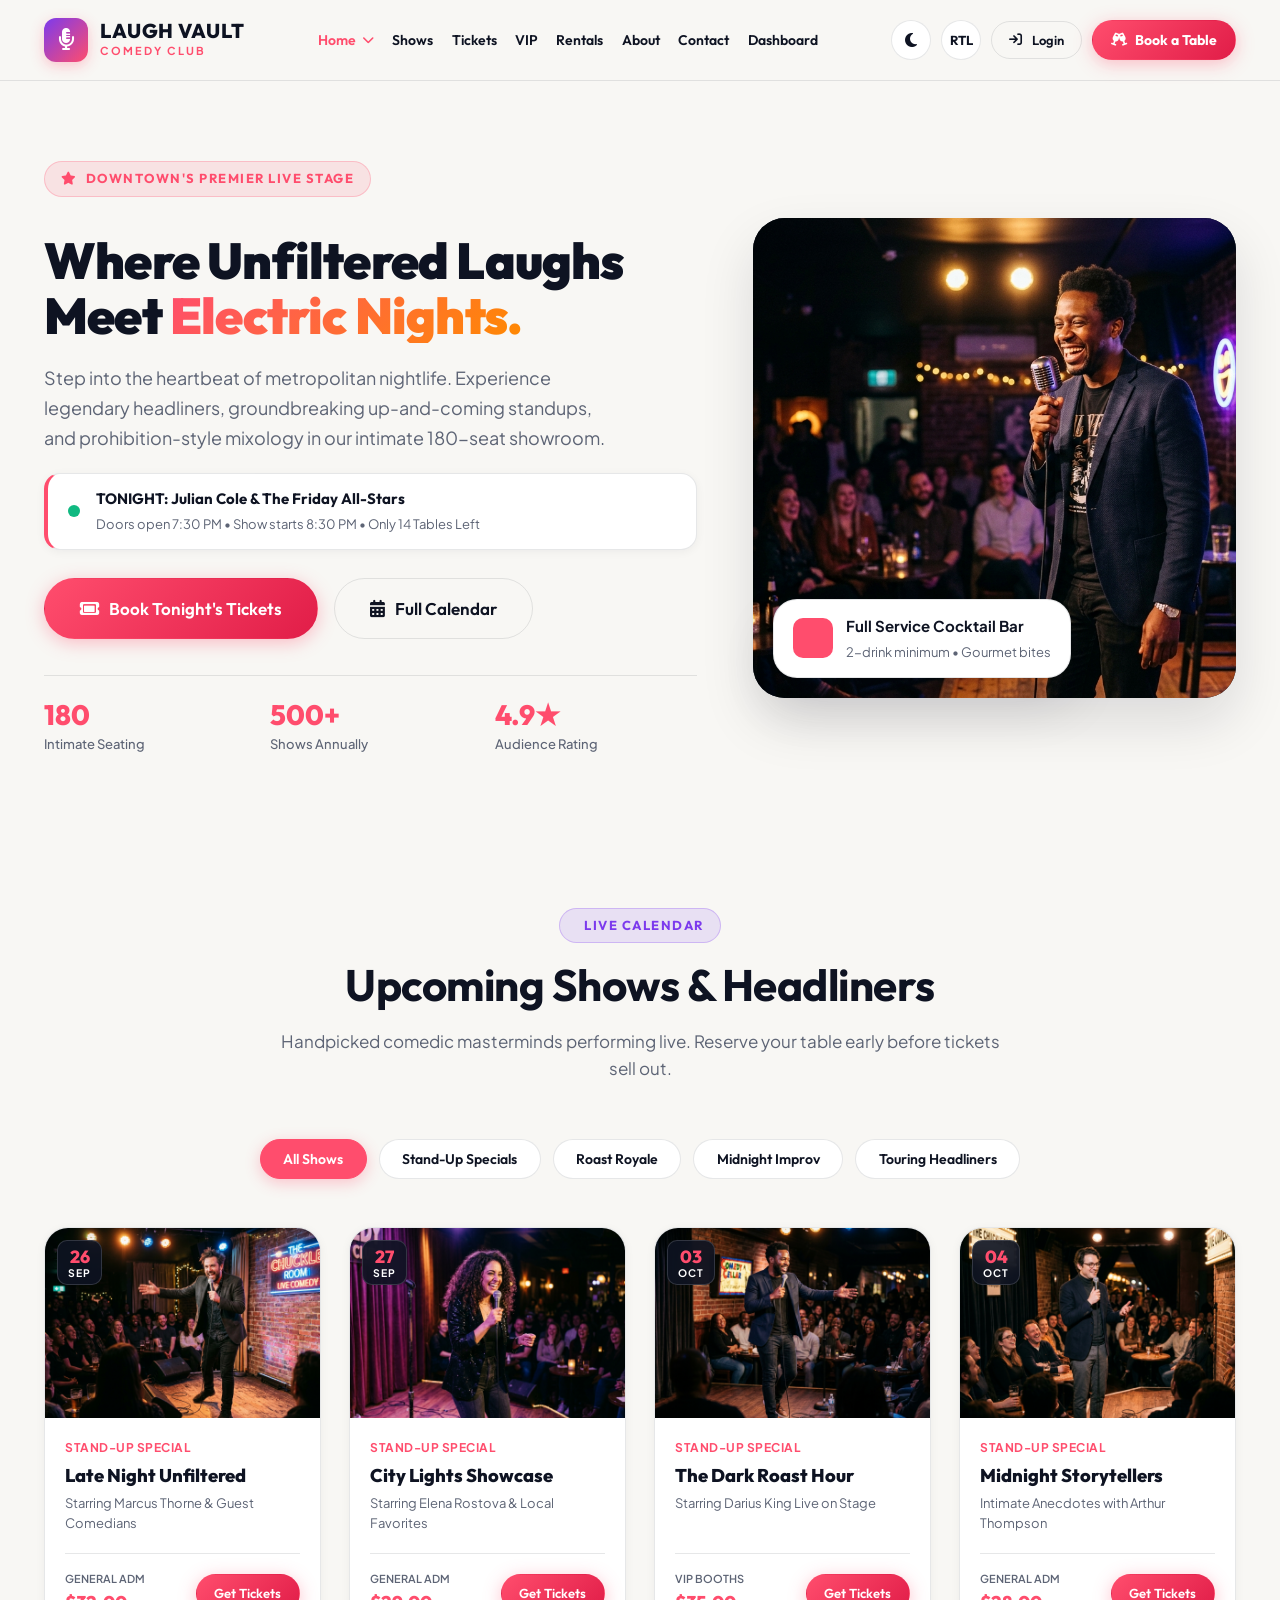
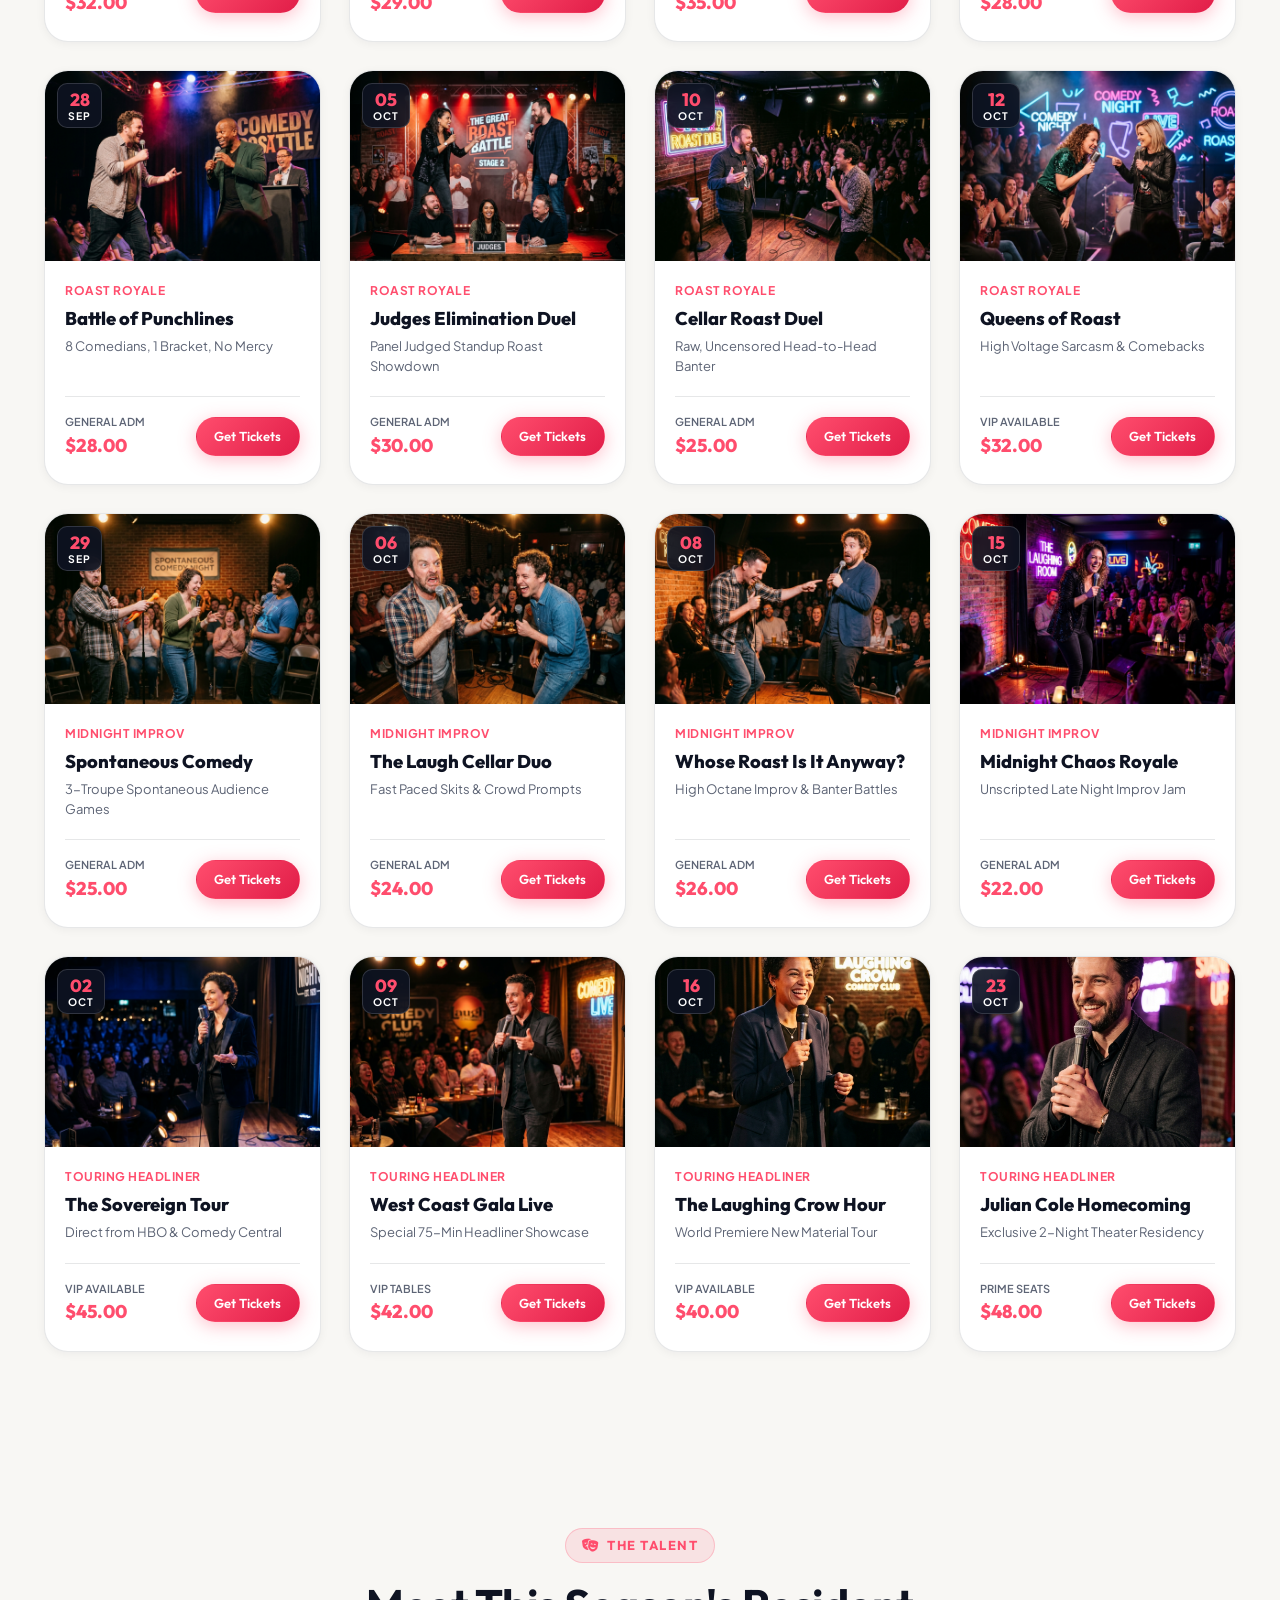
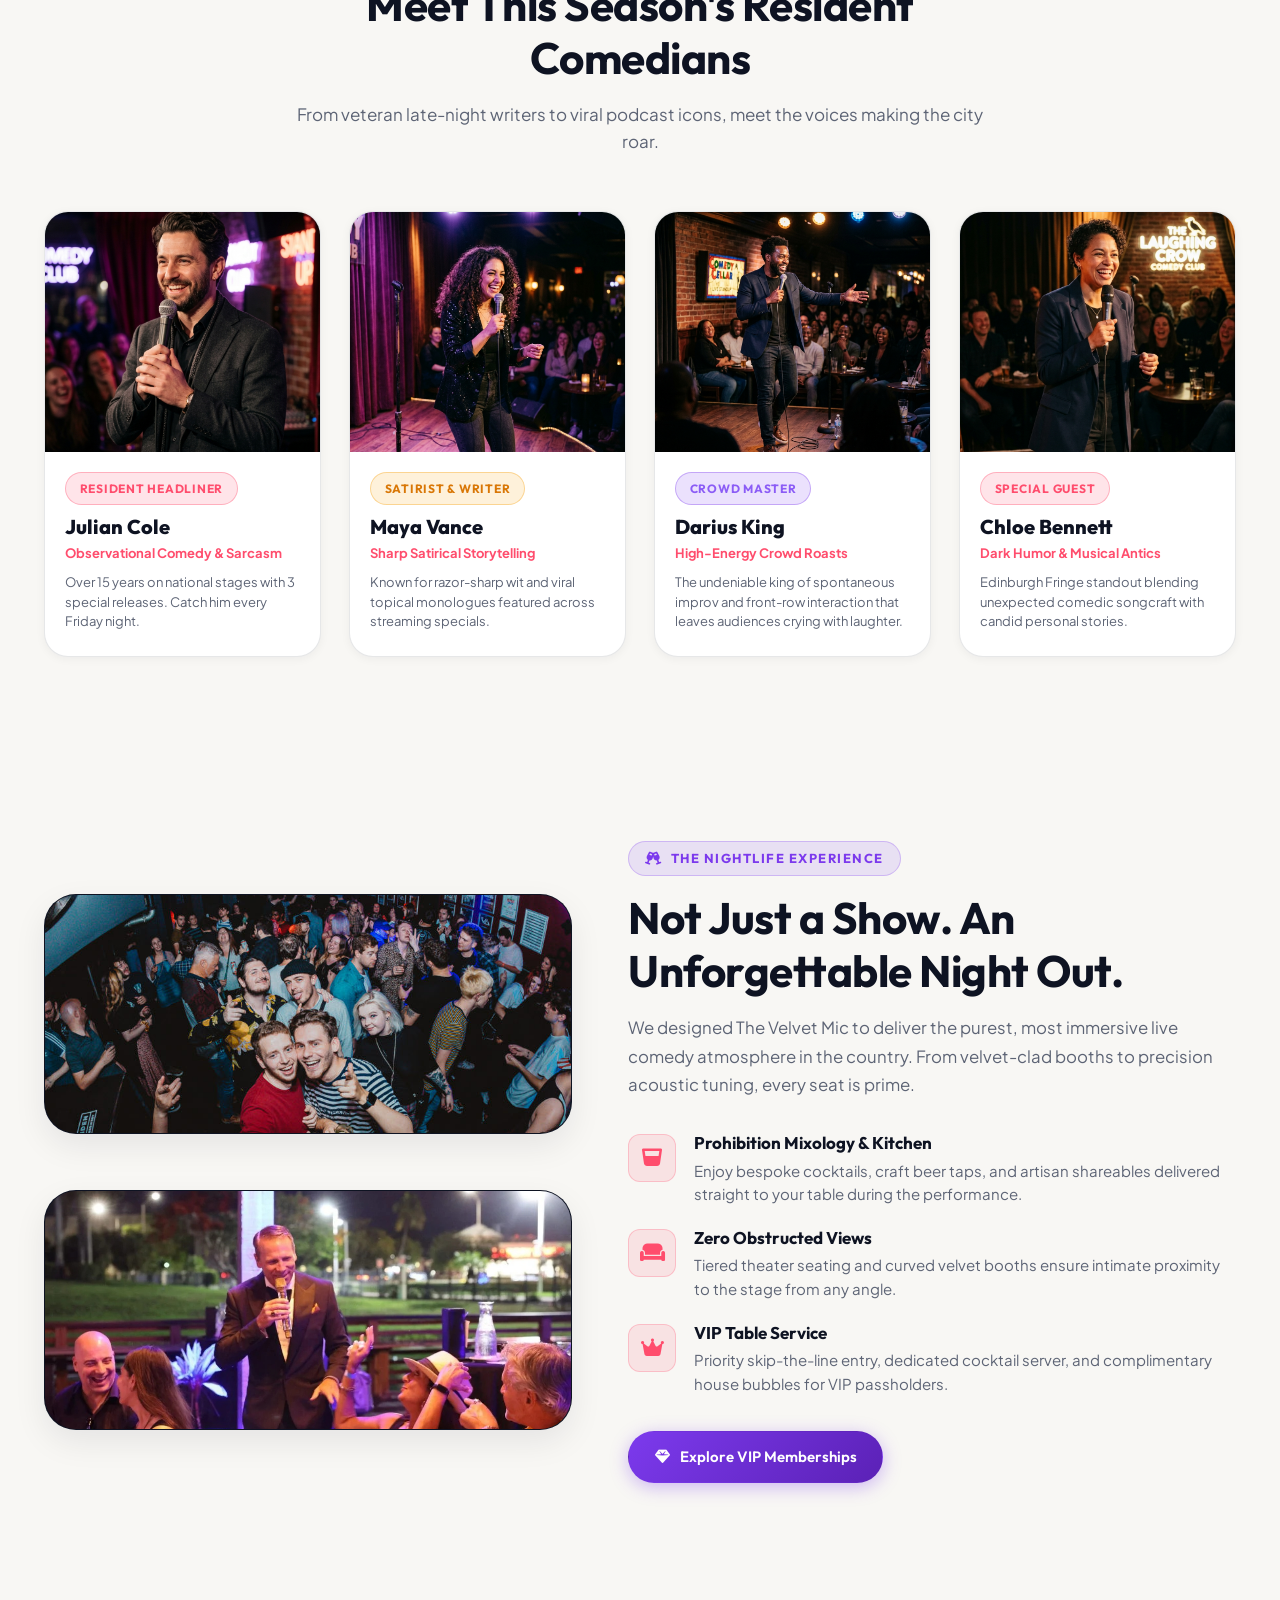
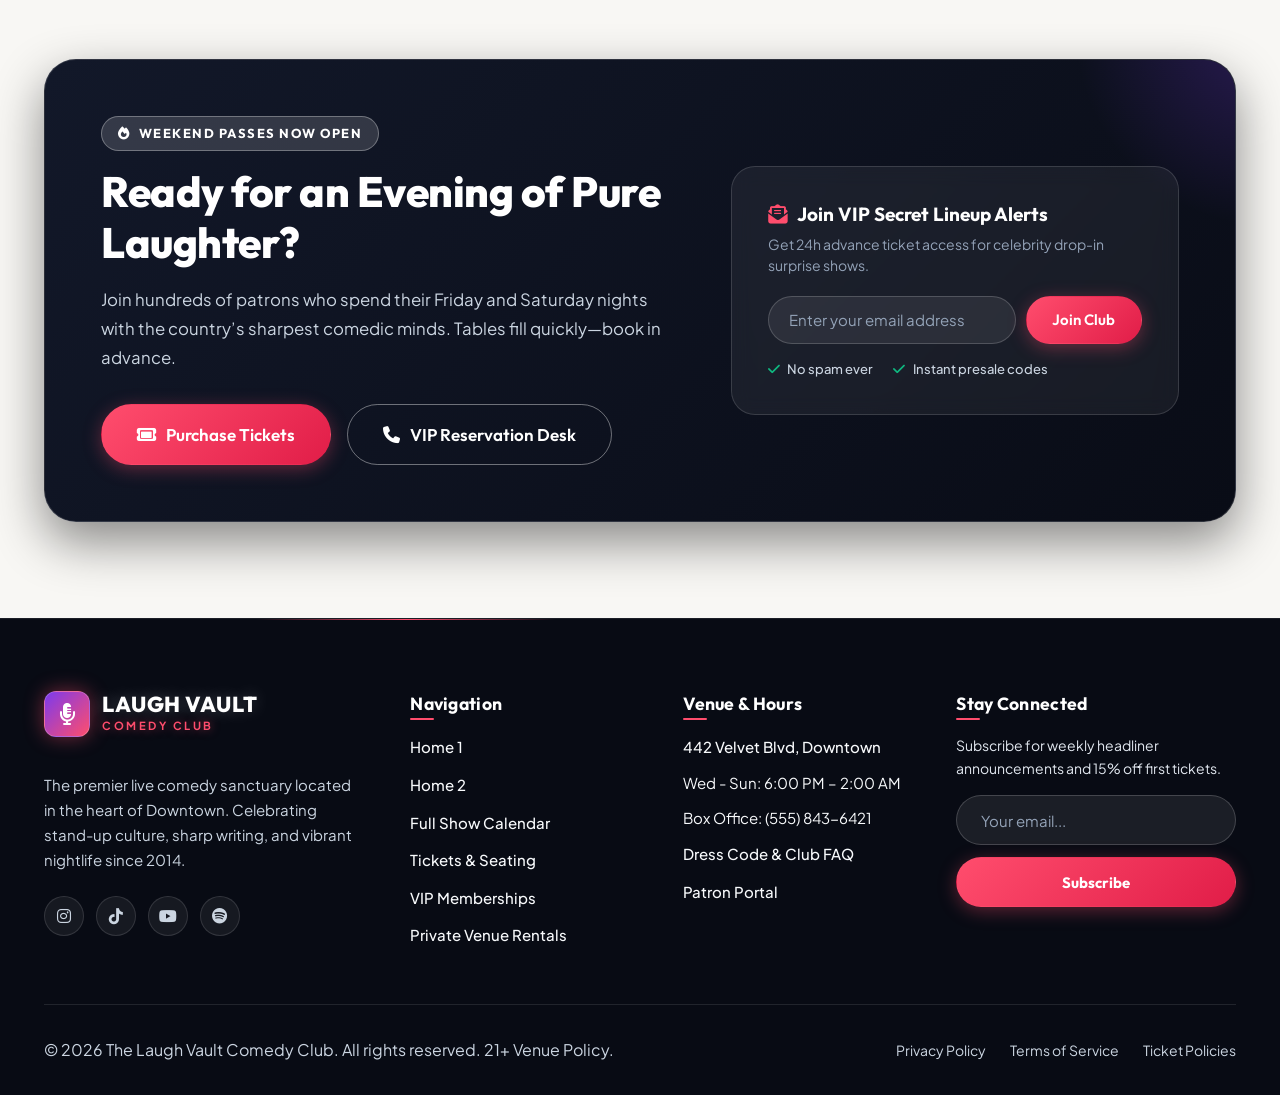
<file: index.html>
<!DOCTYPE html>
<html lang="en" data-theme="light" dir="ltr">
<head>
  <meta charset="UTF-8">
  <meta name="viewport" content="width=device-width, initial-scale=1.0">
  <title>The Laugh Vault — Premier Comedy Club &amp; Live Entertainment Lounge</title>
  <meta name="description" content="Experience world-class stand-up comedy, headliner showcases, craft cocktails, and unforgettable nightlife at The Laugh Vault.">
  
  <!-- Favicon -->
  <link rel="icon" type="image/svg+xml" href="assets/images/favicon.svg">
  
  <!-- Font Awesome Icons -->
  <link rel="stylesheet" href="https://cdnjs.cloudflare.com/ajax/libs/font-awesome/6.5.1/css/all.min.css">
  
  <!-- Custom Stylesheets -->
  <link rel="stylesheet" href="assets/css/style.css?v=2.9">
  <link rel="stylesheet" href="assets/css/responsive.css?v=2.9">
</head>
  <!-- Page Loader -->
  <div class="page-loader" id="pageLoader">
    <div class="loader-content">
      <div class="loader-icon-wrap">
        <div class="loader-mic-icon">
          <i class="fas fa-microphone-lines"></i>
        </div>
        <div class="loader-pulse-ring"></div>
        <div class="loader-pulse-ring delay"></div>
      </div>
      <div class="loader-brand-title">THE LAUGH VAULT</div>
      <div class="loader-brand-subtitle">LIVE ENTERTAINMENT &amp; COMEDY</div>
      <div class="loader-bar-wrap">
        <div class="loader-bar-fill"></div>
      </div>
    </div>
  </div>

  <!-- ==========================================================================
       HEADER & NAVIGATION BAR
       ========================================================================== -->
  <header class="site-header" id="siteHeader">
    <div class="container">
      <nav class="navbar" aria-label="Main Navigation">
        <!-- Brand Logo -->
        <a href="index.html" class="brand-logo" id="mainBrandLogo">
          <div class="logo-icon">
            <i class="fas fa-microphone-lines"></i>
          </div>
          <div class="brand-text">
            <span class="brand-title">LAUGH VAULT</span>
            <span class="brand-subtitle">COMEDY CLUB</span>
          </div>
        </a>

        <!-- Desktop Navigation Menu (7 Main Items) -->
        <ul class="nav-menu" id="desktopNavMenu">
          <li class="nav-item dropdown">
            <a href="index.html" class="nav-link active" id="navHomeDropdown" aria-haspopup="true">
              Home <i class="fas fa-chevron-down dropdown-icon"></i>
            </a>
            <ul class="dropdown-menu">
              <li>
                <a href="index.html" class="dropdown-link active">Home 1</a>
              </li>
              <li>
                <a href="home-2.html" class="dropdown-link">Home 2</a>
              </li>
            </ul>
          </li>
          <li class="nav-item">
            <a href="shows.html" class="nav-link" id="navShowsLink">Shows</a>
          </li>
          <li class="nav-item">
            <a href="tickets.html" class="nav-link" id="navTicketsLink">Tickets</a>
          </li>
          <li class="nav-item">
            <a href="vip.html" class="nav-link" id="navVipLink">VIP</a>
          </li>
          <li class="nav-item">
            <a href="rentals.html" class="nav-link" id="navRentalsLink">Rentals</a>
          </li>
          <li class="nav-item">
            <a href="about.html" class="nav-link" id="navAboutLink">About</a>
          </li>
          <li class="nav-item">
            <a href="contact.html" class="nav-link" id="navContactLink">Contact</a>
          </li>
          <li class="nav-item">
            <a href="dashboard.html" class="nav-link" id="navDashboardLink">Dashboard</a>
          </li>
        </ul>

        <!-- Right Side Nav Actions -->
        <div class="nav-actions">
          <!-- Theme Toggle -->
          <button class="control-btn theme-toggle-btn" id="themeToggleBtn" aria-label="Toggle Theme Mode" title="Toggle Theme">
            <i class="fas fa-moon"></i>
          </button>

          <!-- RTL Toggle -->
          <button class="control-btn rtl-toggle-btn" id="rtlToggleBtn" aria-label="Toggle Text Direction" title="Toggle RTL/LTR">
            RTL
          </button>

          <!-- Login Button -->
          <a href="login.html" class="btn btn-outline btn-sm desktop-only-btn" id="navLoginBtn">
            <i class="fas fa-arrow-right-to-bracket"></i> Login
          </a>

          <!-- Book a Table Button (Last) -->
          <a href="tickets.html" class="btn btn-primary btn-sm header-book-btn" id="navBookTableBtn">
            <i class="fas fa-champagne-glasses"></i> <span>Book a Table</span>
          </a>

          <!-- Hamburger Button for Mobile / Tablet -->
          <button class="hamburger-btn" id="mobileHamburgerBtn" aria-label="Toggle Navigation Menu">
            <span></span>
            <span></span>
            <span></span>
          </button>
        </div>
      </nav>
    </div>

    <!-- Mobile Drawer Menu -->
    <div class="mobile-nav-drawer" id="mobileNavDrawer">
      <ul class="mobile-nav-links">
        <li>
          <a href="#" class="mobile-nav-link mobile-dropdown-toggle active">
            <span>Home</span>
            <i class="fas fa-chevron-down dropdown-icon"></i>
          </a>
          <ul class="mobile-submenu">
            <li><a href="index.html" class="mobile-submenu-link active">Home 1</a></li>
            <li><a href="home-2.html" class="mobile-submenu-link">Home 2</a></li>
          </ul>
        </li>
        <li><a href="shows.html" class="mobile-nav-link">Shows</a></li>
        <li><a href="tickets.html" class="mobile-nav-link">Tickets</a></li>
        <li><a href="vip.html" class="mobile-nav-link">VIP</a></li>
        <li><a href="rentals.html" class="mobile-nav-link">Rentals</a></li>
        <li><a href="about.html" class="mobile-nav-link">About</a></li>
        <li><a href="contact.html" class="mobile-nav-link">Contact</a></li>
        <li><a href="dashboard.html" class="mobile-nav-link">Dashboard</a></li>
      </ul>

      <div class="mobile-drawer-bottom">
        <a href="login.html" class="btn btn-outline" style="width: 100%; margin-bottom: 0.65rem;">
          <i class="fas fa-arrow-right-to-bracket"></i> Login
        </a>
        <a href="tickets.html" class="btn btn-primary" style="width: 100%;">
          <i class="fas fa-champagne-glasses"></i> Book a Table
        </a>
      </div>
    </div>
  </header>

  <!-- ==========================================================================
       SECTION 1: CINEMATIC COMEDY HERO
       ========================================================================== -->
  <section class="h1-hero-section" id="heroSection">
    <div class="container">
      <div class="h1-hero-grid">
        <!-- Hero Text Content -->
        <div class="h1-hero-content">
          <div class="section-eyebrow">
            <i class="fas fa-star"></i> DOWNTOWN'S PREMIER LIVE STAGE
          </div>
          <h1 class="h1-hero-title">
            Where Unfiltered Laughs Meet <span class="text-gradient">Electric Nights.</span>
          </h1>
          <p class="h1-hero-desc">
            Step into the heartbeat of metropolitan nightlife. Experience legendary headliners, groundbreaking up-and-coming standups, and prohibition-style mixology in our intimate 180-seat showroom.
          </p>

          <!-- Tonight's Show Card -->
          <div class="h1-hero-tonight-card">
            <div class="tonight-pulse"></div>
            <div class="tonight-info">
              <strong>TONIGHT: Julian Cole &amp; The Friday All-Stars</strong>
              <span>Doors open 7:30 PM • Show starts 8:30 PM • Only 14 Tables Left</span>
            </div>
          </div>

          <!-- Hero Actions -->
          <div class="h1-hero-actions">
            <a href="tickets.html" class="btn btn-primary btn-lg" id="heroBookTicketsBtn">
              <i class="fas fa-ticket"></i> Book Tonight's Tickets
            </a>
            <a href="shows.html" class="btn btn-outline btn-lg" id="heroExploreShowsBtn">
              <i class="fas fa-calendar-days"></i> Full Calendar
            </a>
          </div>

          <!-- Quick Highlights Stats -->
          <div class="h1-hero-stats">
            <div class="stat-item">
              <h3>180</h3>
              <p>Intimate Seating</p>
            </div>
            <div class="stat-item">
              <h3>500+</h3>
              <p>Shows Annually</p>
            </div>
            <div class="stat-item">
              <h3>4.9★</h3>
              <p>Audience Rating</p>
            </div>
          </div>
        </div>

        <!-- Hero Visual Media -->
        <div class="h1-hero-media">
          <div class="h1-media-frame">
            <img src="assets/images/hero/home1_hero.jpg" alt="Stand-up comedian performing live under spotlights at The Velvet Mic">
          </div>
          <!-- Floating Feature Badge -->
          <div class="h1-floating-badge">
            <div class="floating-icon">
              <i class="fas fa-martini-glass-citron"></i>
            </div>
            <div>
              <strong style="display:block; font-size: 0.9375rem; color: var(--color-text);">Full Service Cocktail Bar</strong>
              <span style="font-size: 0.8125rem; color: var(--color-text-muted);">2-drink minimum • Gourmet bites</span>
            </div>
          </div>
        </div>
      </div>
    </div>
  </section>

  <!-- ==========================================================================
       SECTION 2: UPCOMING FEATURED SHOWS (4 Cards Per Filter Category)
       ========================================================================== -->
  <section class="h1-shows-section" id="featuredShowsSection">
    <div class="container">
      <div class="section-header">
        <div class="section-eyebrow eyebrow-violet">
          <i class="fas fa-sparkles"></i> LIVE CALENDAR
        </div>
        <h2 class="section-title">Upcoming Shows &amp; Headliners</h2>
        <p class="section-desc">Handpicked comedic masterminds performing live. Reserve your table early before tickets sell out.</p>
      </div>

      <!-- Filter Controls -->
      <div class="shows-filter-bar">
        <button class="filter-btn active" data-filter="all">All Shows</button>
        <button class="filter-btn" data-filter="standup">Stand-Up Specials</button>
        <button class="filter-btn" data-filter="battle">Roast Royale</button>
        <button class="filter-btn" data-filter="improv">Midnight Improv</button>
        <button class="filter-btn" data-filter="headliner">Touring Headliners</button>
      </div>

      <!-- Show Cards Grid -->
      <div class="shows-grid">
        
        <!-- STAND-UP SPECIALS (4 Cards) -->
        <article class="show-card" data-category="standup">
          <div class="show-card-img-wrapper">
            <img src="assets/images/shows/standup_1.jpg" alt="Late Night Unfiltered Stand-up Comedy">
            <div class="show-date-badge">
              <span class="day">26</span>
              <span class="month">SEP</span>
            </div>
          </div>
          <div class="show-card-content">
            <span class="show-category-tag">Stand-Up Special</span>
            <h3 class="show-card-title">Late Night Unfiltered</h3>
            <p class="show-card-comedian">Starring Marcus Thorne &amp; Guest Comedians</p>
            <div class="show-card-footer">
              <div class="show-price">
                <span>General Adm</span>
                <strong>$32.00</strong>
              </div>
              <a href="tickets.html" class="btn btn-primary btn-sm">Get Tickets</a>
            </div>
          </div>
        </article>

        <article class="show-card" data-category="standup">
          <div class="show-card-img-wrapper">
            <img src="assets/images/shows/standup_2.jpg" alt="City Lights Standup Showcase">
            <div class="show-date-badge">
              <span class="day">27</span>
              <span class="month">SEP</span>
            </div>
          </div>
          <div class="show-card-content">
            <span class="show-category-tag">Stand-Up Special</span>
            <h3 class="show-card-title">City Lights Showcase</h3>
            <p class="show-card-comedian">Starring Elena Rostova &amp; Local Favorites</p>
            <div class="show-card-footer">
              <div class="show-price">
                <span>General Adm</span>
                <strong>$29.00</strong>
              </div>
              <a href="tickets.html" class="btn btn-primary btn-sm">Get Tickets</a>
            </div>
          </div>
        </article>

        <article class="show-card" data-category="standup">
          <div class="show-card-img-wrapper">
            <img src="assets/images/shows/standup_3.jpg" alt="The Dark Roast Standup Hour">
            <div class="show-date-badge">
              <span class="day">03</span>
              <span class="month">OCT</span>
            </div>
          </div>
          <div class="show-card-content">
            <span class="show-category-tag">Stand-Up Special</span>
            <h3 class="show-card-title">The Dark Roast Hour</h3>
            <p class="show-card-comedian">Starring Darius King Live on Stage</p>
            <div class="show-card-footer">
              <div class="show-price">
                <span>VIP Booths</span>
                <strong>$35.00</strong>
              </div>
              <a href="tickets.html" class="btn btn-primary btn-sm">Get Tickets</a>
            </div>
          </div>
        </article>

        <article class="show-card" data-category="standup">
          <div class="show-card-img-wrapper">
            <img src="assets/images/shows/standup_4.jpg" alt="Midnight Storytellers Standup Special">
            <div class="show-date-badge">
              <span class="day">04</span>
              <span class="month">OCT</span>
            </div>
          </div>
          <div class="show-card-content">
            <span class="show-category-tag">Stand-Up Special</span>
            <h3 class="show-card-title">Midnight Storytellers</h3>
            <p class="show-card-comedian">Intimate Anecdotes with Arthur Thompson</p>
            <div class="show-card-footer">
              <div class="show-price">
                <span>General Adm</span>
                <strong>$28.00</strong>
              </div>
              <a href="tickets.html" class="btn btn-primary btn-sm">Get Tickets</a>
            </div>
          </div>
        </article>

        <!-- ROAST ROYALE (4 Cards) -->
        <article class="show-card" data-category="battle">
          <div class="show-card-img-wrapper">
            <img src="assets/images/shows/roast_1.jpg" alt="Battle of Punchlines Roast Royale">
            <div class="show-date-badge">
              <span class="day">28</span>
              <span class="month">SEP</span>
            </div>
          </div>
          <div class="show-card-content">
            <span class="show-category-tag">Roast Royale</span>
            <h3 class="show-card-title">Battle of Punchlines</h3>
            <p class="show-card-comedian">8 Comedians, 1 Bracket, No Mercy</p>
            <div class="show-card-footer">
              <div class="show-price">
                <span>General Adm</span>
                <strong>$28.00</strong>
              </div>
              <a href="tickets.html" class="btn btn-primary btn-sm">Get Tickets</a>
            </div>
          </div>
        </article>

        <article class="show-card" data-category="battle">
          <div class="show-card-img-wrapper">
            <img src="assets/images/shows/roast_2.jpg" alt="The Great Roast Battle Stage 2">
            <div class="show-date-badge">
              <span class="day">05</span>
              <span class="month">OCT</span>
            </div>
          </div>
          <div class="show-card-content">
            <span class="show-category-tag">Roast Royale</span>
            <h3 class="show-card-title">Judges Elimination Duel</h3>
            <p class="show-card-comedian">Panel Judged Standup Roast Showdown</p>
            <div class="show-card-footer">
              <div class="show-price">
                <span>General Adm</span>
                <strong>$30.00</strong>
              </div>
              <a href="tickets.html" class="btn btn-primary btn-sm">Get Tickets</a>
            </div>
          </div>
        </article>

        <article class="show-card" data-category="battle">
          <div class="show-card-img-wrapper">
            <img src="assets/images/shows/roast_3.jpg" alt="Underground Comedy Cellar Roast Duel">
            <div class="show-date-badge">
              <span class="day">10</span>
              <span class="month">OCT</span>
            </div>
          </div>
          <div class="show-card-content">
            <span class="show-category-tag">Roast Royale</span>
            <h3 class="show-card-title">Cellar Roast Duel</h3>
            <p class="show-card-comedian">Raw, Uncensored Head-to-Head Banter</p>
            <div class="show-card-footer">
              <div class="show-price">
                <span>General Adm</span>
                <strong>$25.00</strong>
              </div>
              <a href="tickets.html" class="btn btn-primary btn-sm">Get Tickets</a>
            </div>
          </div>
        </article>

        <article class="show-card" data-category="battle">
          <div class="show-card-img-wrapper">
            <img src="assets/images/shows/roast_4.jpg" alt="No Mercy Verbal Warfare">
            <div class="show-date-badge">
              <span class="day">12</span>
              <span class="month">OCT</span>
            </div>
          </div>
          <div class="show-card-content">
            <span class="show-category-tag">Roast Royale</span>
            <h3 class="show-card-title">Queens of Roast</h3>
            <p class="show-card-comedian">High Voltage Sarcasm &amp; Comebacks</p>
            <div class="show-card-footer">
              <div class="show-price">
                <span>VIP Available</span>
                <strong>$32.00</strong>
              </div>
              <a href="tickets.html" class="btn btn-primary btn-sm">Get Tickets</a>
            </div>
          </div>
        </article>

        <!-- MIDNIGHT IMPROV (4 Cards) -->
        <article class="show-card" data-category="improv">
          <div class="show-card-img-wrapper">
            <img src="assets/images/shows/improv_1.jpg" alt="Spontaneous Comedy Night Improv Troupe">
            <div class="show-date-badge">
              <span class="day">29</span>
              <span class="month">SEP</span>
            </div>
          </div>
          <div class="show-card-content">
            <span class="show-category-tag">Midnight Improv</span>
            <h3 class="show-card-title">Spontaneous Comedy</h3>
            <p class="show-card-comedian">3-Troupe Spontaneous Audience Games</p>
            <div class="show-card-footer">
              <div class="show-price">
                <span>General Adm</span>
                <strong>$25.00</strong>
              </div>
              <a href="tickets.html" class="btn btn-primary btn-sm">Get Tickets</a>
            </div>
          </div>
        </article>

        <article class="show-card" data-category="improv">
          <div class="show-card-img-wrapper">
            <img src="assets/images/shows/improv_2.jpg" alt="The Laugh Cellar Duo Improv">
            <div class="show-date-badge">
              <span class="day">06</span>
              <span class="month">OCT</span>
            </div>
          </div>
          <div class="show-card-content">
            <span class="show-category-tag">Midnight Improv</span>
            <h3 class="show-card-title">The Laugh Cellar Duo</h3>
            <p class="show-card-comedian">Fast Paced Skits &amp; Crowd Prompts</p>
            <div class="show-card-footer">
              <div class="show-price">
                <span>General Adm</span>
                <strong>$24.00</strong>
              </div>
              <a href="tickets.html" class="btn btn-primary btn-sm">Get Tickets</a>
            </div>
          </div>
        </article>

        <article class="show-card" data-category="improv">
          <div class="show-card-img-wrapper">
            <img src="assets/images/shows/improv_3.jpg" alt="Whose Roast Is It Anyway Improv">
            <div class="show-date-badge">
              <span class="day">08</span>
              <span class="month">OCT</span>
            </div>
          </div>
          <div class="show-card-content">
            <span class="show-category-tag">Midnight Improv</span>
            <h3 class="show-card-title">Whose Roast Is It Anyway?</h3>
            <p class="show-card-comedian">High Octane Improv &amp; Banter Battles</p>
            <div class="show-card-footer">
              <div class="show-price">
                <span>General Adm</span>
                <strong>$26.00</strong>
              </div>
              <a href="tickets.html" class="btn btn-primary btn-sm">Get Tickets</a>
            </div>
          </div>
        </article>

        <article class="show-card" data-category="improv">
          <div class="show-card-img-wrapper">
            <img src="assets/images/shows/improv_4.jpg" alt="Midnight Chaos Improv Showcase">
            <div class="show-date-badge">
              <span class="day">15</span>
              <span class="month">OCT</span>
            </div>
          </div>
          <div class="show-card-content">
            <span class="show-category-tag">Midnight Improv</span>
            <h3 class="show-card-title">Midnight Chaos Royale</h3>
            <p class="show-card-comedian">Unscripted Late Night Improv Jam</p>
            <div class="show-card-footer">
              <div class="show-price">
                <span>General Adm</span>
                <strong>$22.00</strong>
              </div>
              <a href="tickets.html" class="btn btn-primary btn-sm">Get Tickets</a>
            </div>
          </div>
        </article>

        <!-- TOURING HEADLINERS (4 Cards) -->
        <article class="show-card" data-category="headliner">
          <div class="show-card-img-wrapper">
            <img src="assets/images/shows/headliner_1.jpg" alt="The Sovereign Tour International Headliner">
            <div class="show-date-badge">
              <span class="day">02</span>
              <span class="month">OCT</span>
            </div>
          </div>
          <div class="show-card-content">
            <span class="show-category-tag">Touring Headliner</span>
            <h3 class="show-card-title">The Sovereign Tour</h3>
            <p class="show-card-comedian">Direct from HBO &amp; Comedy Central</p>
            <div class="show-card-footer">
              <div class="show-price">
                <span>VIP Available</span>
                <strong>$45.00</strong>
              </div>
              <a href="tickets.html" class="btn btn-primary btn-sm">Get Tickets</a>
            </div>
          </div>
        </article>

        <article class="show-card" data-category="headliner">
          <div class="show-card-img-wrapper">
            <img src="assets/images/shows/headliner_2.jpg" alt="Los Angeles All-Star Headliner Tour">
            <div class="show-date-badge">
              <span class="day">09</span>
              <span class="month">OCT</span>
            </div>
          </div>
          <div class="show-card-content">
            <span class="show-category-tag">Touring Headliner</span>
            <h3 class="show-card-title">West Coast Gala Live</h3>
            <p class="show-card-comedian">Special 75-Min Headliner Showcase</p>
            <div class="show-card-footer">
              <div class="show-price">
                <span>VIP Tables</span>
                <strong>$42.00</strong>
              </div>
              <a href="tickets.html" class="btn btn-primary btn-sm">Get Tickets</a>
            </div>
          </div>
        </article>

        <article class="show-card" data-category="headliner">
          <div class="show-card-img-wrapper">
            <img src="assets/images/shows/headliner_3.jpg" alt="Netflix Special Comedian Headliner">
            <div class="show-date-badge">
              <span class="day">16</span>
              <span class="month">OCT</span>
            </div>
          </div>
          <div class="show-card-content">
            <span class="show-category-tag">Touring Headliner</span>
            <h3 class="show-card-title">The Laughing Crow Hour</h3>
            <p class="show-card-comedian">World Premiere New Material Tour</p>
            <div class="show-card-footer">
              <div class="show-price">
                <span>VIP Available</span>
                <strong>$40.00</strong>
              </div>
              <a href="tickets.html" class="btn btn-primary btn-sm">Get Tickets</a>
            </div>
          </div>
        </article>

        <article class="show-card" data-category="headliner">
          <div class="show-card-img-wrapper">
            <img src="assets/images/shows/headliner_4.jpg" alt="Julian Cole Special Homecoming Headliner">
            <div class="show-date-badge">
              <span class="day">23</span>
              <span class="month">OCT</span>
            </div>
          </div>
          <div class="show-card-content">
            <span class="show-category-tag">Touring Headliner</span>
            <h3 class="show-card-title">Julian Cole Homecoming</h3>
            <p class="show-card-comedian">Exclusive 2-Night Theater Residency</p>
            <div class="show-card-footer">
              <div class="show-price">
                <span>Prime Seats</span>
                <strong>$48.00</strong>
              </div>
              <a href="tickets.html" class="btn btn-primary btn-sm">Get Tickets</a>
            </div>
          </div>
        </article>

      </div>
    </div>
  </section>

  <!-- ==========================================================================
       SECTION 3: MEET THE COMEDIANS (Real Headliner Photographs)
       ========================================================================== -->
  <section class="h1-comedians-section" id="comediansSection">
    <div class="container">
      <div class="section-header">
        <div class="section-eyebrow">
          <i class="fas fa-masks-theater"></i> THE TALENT
        </div>
        <h2 class="section-title">Meet This Season's Resident Comedians</h2>
        <p class="section-desc">From veteran late-night writers to viral podcast icons, meet the voices making the city roar.</p>
      </div>

      <div class="comedians-grid">
        <!-- Comedian 1 -->
        <div class="comedian-card">
          <div class="comedian-img-box">
            <img src="assets/images/comedians/julian_cole.jpg" alt="Julian Cole stand-up comedian portrait">
          </div>
          <div class="comedian-info">
            <span class="badge badge-coral" style="margin-bottom: 0.5rem;">Resident Headliner</span>
            <h3 class="comedian-name">Julian Cole</h3>
            <p class="comedian-specialty">Observational Comedy &amp; Sarcasm</p>
            <p class="comedian-bio">Over 15 years on national stages with 3 special releases. Catch him every Friday night.</p>
          </div>
        </div>

        <!-- Comedian 2 -->
        <div class="comedian-card">
          <div class="comedian-img-box">
            <img src="assets/images/comedians/maya_vance.jpg" alt="Maya Vance comedian on stage with microphone">
          </div>
          <div class="comedian-info">
            <span class="badge badge-gold" style="margin-bottom: 0.5rem;">Satirist &amp; Writer</span>
            <h3 class="comedian-name">Maya Vance</h3>
            <p class="comedian-specialty">Sharp Satirical Storytelling</p>
            <p class="comedian-bio">Known for razor-sharp wit and viral topical monologues featured across streaming specials.</p>
          </div>
        </div>

        <!-- Comedian 3 -->
        <div class="comedian-card">
          <div class="comedian-img-box">
            <img src="assets/images/comedians/darius_king.jpg" alt="Darius King comedian on stage">
          </div>
          <div class="comedian-info">
            <span class="badge badge-violet" style="margin-bottom: 0.5rem;">Crowd Master</span>
            <h3 class="comedian-name">Darius King</h3>
            <p class="comedian-specialty">High-Energy Crowd Roasts</p>
            <p class="comedian-bio">The undeniable king of spontaneous improv and front-row interaction that leaves audiences crying with laughter.</p>
          </div>
        </div>

        <!-- Comedian 4 -->
        <div class="comedian-card">
          <div class="comedian-img-box">
            <img src="assets/images/comedians/chloe_bennett.jpg" alt="Chloe Bennett stand-up comedian portrait">
          </div>
          <div class="comedian-info">
            <span class="badge badge-coral" style="margin-bottom: 0.5rem;">Special Guest</span>
            <h3 class="comedian-name">Chloe Bennett</h3>
            <p class="comedian-specialty">Dark Humor &amp; Musical Antics</p>
            <p class="comedian-bio">Edinburgh Fringe standout blending unexpected comedic songcraft with candid personal stories.</p>
          </div>
        </div>
      </div>
    </div>
  </section>

  <!-- ==========================================================================
       SECTION 4: THE CLUB EXPERIENCE (Real Photography Split Layout)
       ========================================================================== -->
  <section class="h1-experience-section" id="experienceSection">
    <div class="container">
      <div class="experience-split">
        <!-- Visual Stack -->
        <div class="experience-visual-stack">
          <div class="exp-photo">
            <img src="assets/images/experience/cocktail_lounge.jpg" alt="Prohibition Craft Cocktail Bar at The Velvet Mic">
          </div>
          <div class="exp-photo">
            <img src="assets/images/experience/audience_laughing.jpg" alt="Intimate audience laughter and ambient lighting">
          </div>
        </div>

        <!-- Editorial Content -->
        <div class="experience-content">
          <div class="section-eyebrow eyebrow-violet">
            <i class="fas fa-champagne-glasses"></i> THE NIGHTLIFE EXPERIENCE
          </div>
          <h2 class="section-title">Not Just a Show. An Unforgettable Night Out.</h2>
          <p class="section-desc">
            We designed The Velvet Mic to deliver the purest, most immersive live comedy atmosphere in the country. From velvet-clad booths to precision acoustic tuning, every seat is prime.
          </p>

          <div class="perks-list">
            <div class="perk-item">
              <div class="perk-icon">
                <i class="fas fa-glass-whiskey"></i>
              </div>
              <div class="perk-text">
                <h4>Prohibition Mixology &amp; Kitchen</h4>
                <p>Enjoy bespoke cocktails, craft beer taps, and artisan shareables delivered straight to your table during the performance.</p>
              </div>
            </div>

            <div class="perk-item">
              <div class="perk-icon">
                <i class="fas fa-couch"></i>
              </div>
              <div class="perk-text">
                <h4>Zero Obstructed Views</h4>
                <p>Tiered theater seating and curved velvet booths ensure intimate proximity to the stage from any angle.</p>
              </div>
            </div>

            <div class="perk-item">
              <div class="perk-icon">
                <i class="fas fa-crown"></i>
              </div>
              <div class="perk-text">
                <h4>VIP Table Service</h4>
                <p>Priority skip-the-line entry, dedicated cocktail server, and complimentary house bubbles for VIP passholders.</p>
              </div>
            </div>
          </div>

          <div>
            <a href="vip.html" class="btn btn-secondary">
              <i class="fas fa-gem"></i> Explore VIP Memberships
            </a>
          </div>
        </div>
      </div>
    </div>
  </section>

  <!-- ==========================================================================
       SECTION 5: UPCOMING NIGHT TICKET CTA
       ========================================================================== -->
  <section class="h1-cta-section" id="bookingCtaSection">
    <div class="container">
      <div class="cta-banner-card">
        <div class="cta-content">
          <div class="section-eyebrow" style="background: rgba(255,255,255,0.15); color: #FFFFFF; border-color: rgba(255,255,255,0.3);">
            <i class="fas fa-fire"></i> WEEKEND PASSES NOW OPEN
          </div>
          <h2 class="cta-title">Ready for an Evening of Pure Laughter?</h2>
          <p class="cta-desc">
            Join hundreds of patrons who spend their Friday and Saturday nights with the country’s sharpest comedic minds. Tables fill quickly—book in advance.
          </p>
          <div class="cta-buttons-wrap">
            <a href="tickets.html" class="btn btn-primary btn-lg">
              <i class="fas fa-ticket"></i> Purchase Tickets
            </a>
            <a href="contact.html" class="btn btn-outline btn-lg" style="color: #FFFFFF; border-color: rgba(255,255,255,0.4);">
              <i class="fas fa-phone"></i> VIP Reservation Desk
            </a>
          </div>
        </div>

        <!-- Interactive Fast Booking Widget -->
        <div class="cta-action-box">
          <h4><i class="fas fa-envelope-open-text"></i> Join VIP Secret Lineup Alerts</h4>
          <p style="font-size: 0.875rem; color: #E2E8F0;">Get 24h advance ticket access for celebrity drop-in surprise shows.</p>
          <form class="cta-form">
            <div class="cta-input-group">
              <input type="email" class="cta-input" placeholder="Enter your email address" required aria-label="Email Address">
              <button type="submit" class="btn btn-primary">Join Club</button>
            </div>
          </form>
          <div class="cta-perks-row">
            <span><i class="fas fa-check"></i> No spam ever</span>
            <span><i class="fas fa-check"></i> Instant presale codes</span>
          </div>
        </div>
      </div>
    </div>
  </section>

  <!-- ==========================================================================
       GLOBAL FOOTER
       ========================================================================== -->
  <footer class="site-footer">
    <div class="container">
      <div class="footer-grid">
        <!-- Brand Summary -->
        <div class="footer-brand">
          <a href="index.html" class="brand-logo" style="margin-bottom: 1rem;">
            <div class="logo-icon">
              <i class="fas fa-microphone-lines"></i>
            </div>
            <div class="brand-text">
              <span class="brand-title">LAUGH VAULT</span>
              <span class="brand-subtitle">COMEDY CLUB</span>
            </div>
          </a>
          <p>The premier live comedy sanctuary located in the heart of Downtown. Celebrating stand-up culture, sharp writing, and vibrant nightlife since 2014.</p>
          <div class="footer-socials">
            <a href="#" class="social-icon" aria-label="Instagram"><i class="fab fa-instagram"></i></a>
            <a href="#" class="social-icon" aria-label="TikTok"><i class="fab fa-tiktok"></i></a>
            <a href="#" class="social-icon" aria-label="YouTube"><i class="fab fa-youtube"></i></a>
            <a href="#" class="social-icon" aria-label="Spotify"><i class="fab fa-spotify"></i></a>
          </div>
        </div>

        <!-- Quick Links -->
        <div class="footer-col">
          <h4>Navigation</h4>
          <ul class="footer-links">
            <li><a href="index.html">Home 1</a></li>
            <li><a href="home-2.html">Home 2</a></li>
            <li><a href="shows.html">Full Show Calendar</a></li>
            <li><a href="tickets.html">Tickets &amp; Seating</a></li>
            <li><a href="vip.html">VIP Memberships</a></li>
            <li><a href="rentals.html">Private Venue Rentals</a></li>
          </ul>
        </div>

        <!-- Club Info -->
        <div class="footer-col">
          <h4>Venue &amp; Hours</h4>
          <ul class="footer-links">
            <li><a href="contact.html">442 Velvet Blvd, Downtown</a></li>
            <li><span>Wed - Sun: 6:00 PM – 2:00 AM</span></li>
            <li><span>Box Office: (555) 843-6421</span></li>
            <li><a href="contact.html">Dress Code &amp; Club FAQ</a></li>
            <li><a href="dashboard.html">Patron Portal</a></li>
          </ul>
        </div>

        <!-- Newsletter -->
        <div class="footer-col">
          <h4>Stay Connected</h4>
          <p style="font-size: 0.875rem; margin-bottom: 1rem;">Subscribe for weekly headliner announcements and 15% off first tickets.</p>
          <form class="cta-form">
            <div class="cta-input-group">
              <input type="email" class="cta-input" placeholder="Your email..." required aria-label="Newsletter Email">
              <button type="submit" class="btn btn-primary">Subscribe</button>
            </div>
          </form>
        </div>
      </div>

      <div class="footer-bottom">
        <p>&copy; 2026 The Laugh Vault Comedy Club. All rights reserved. 21+ Venue Policy.</p>
        <div style="display: flex; gap: 1.5rem;">
          <a href="#">Privacy Policy</a>
          <a href="#">Terms of Service</a>
          <a href="#">Ticket Policies</a>
        </div>
      </div>
    </div>
  </footer>

  <!-- Scroll To Top Button -->
  <button class="scroll-top-btn" aria-label="Scroll to top">
    <i class="fas fa-chevron-up"></i>
  </button>

  <!-- Interactive JavaScript Engine -->
  <script src="assets/js/main.js?v=2.9"></script>
</body>
</html>
</file>
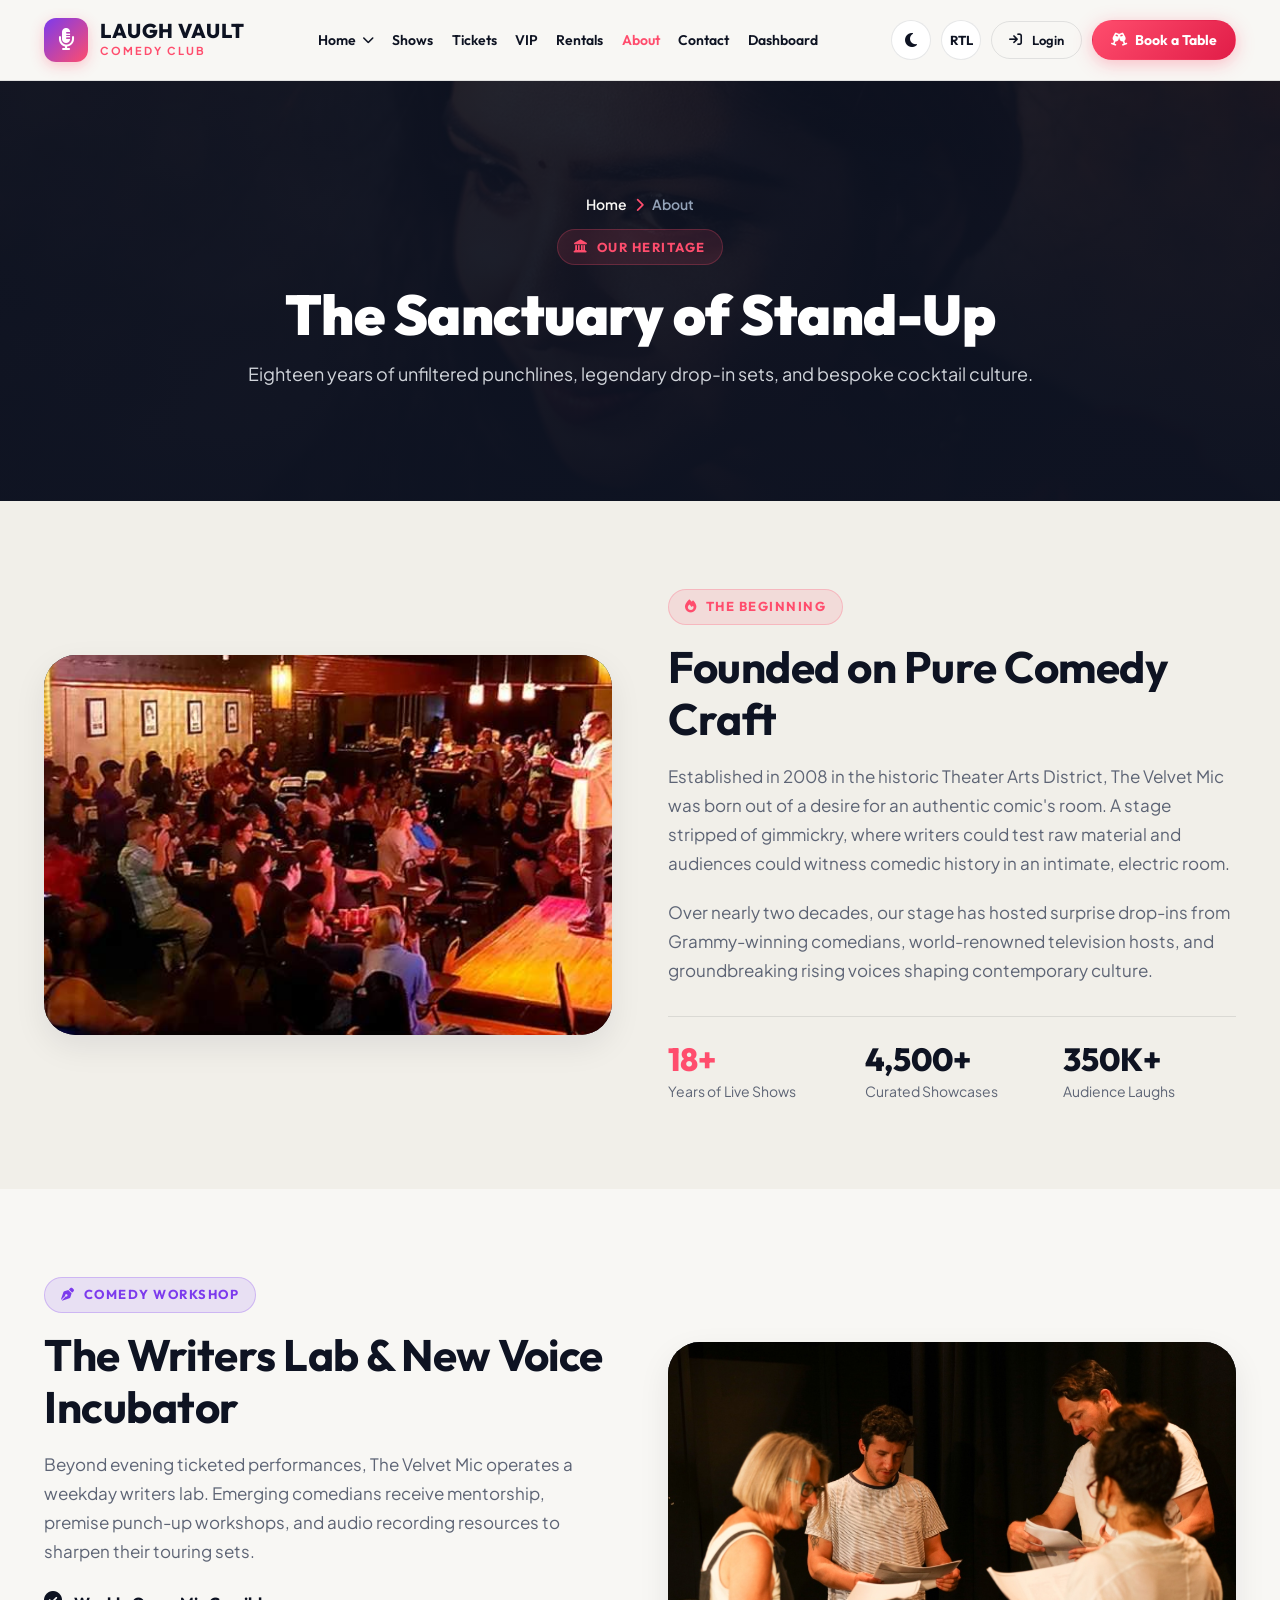
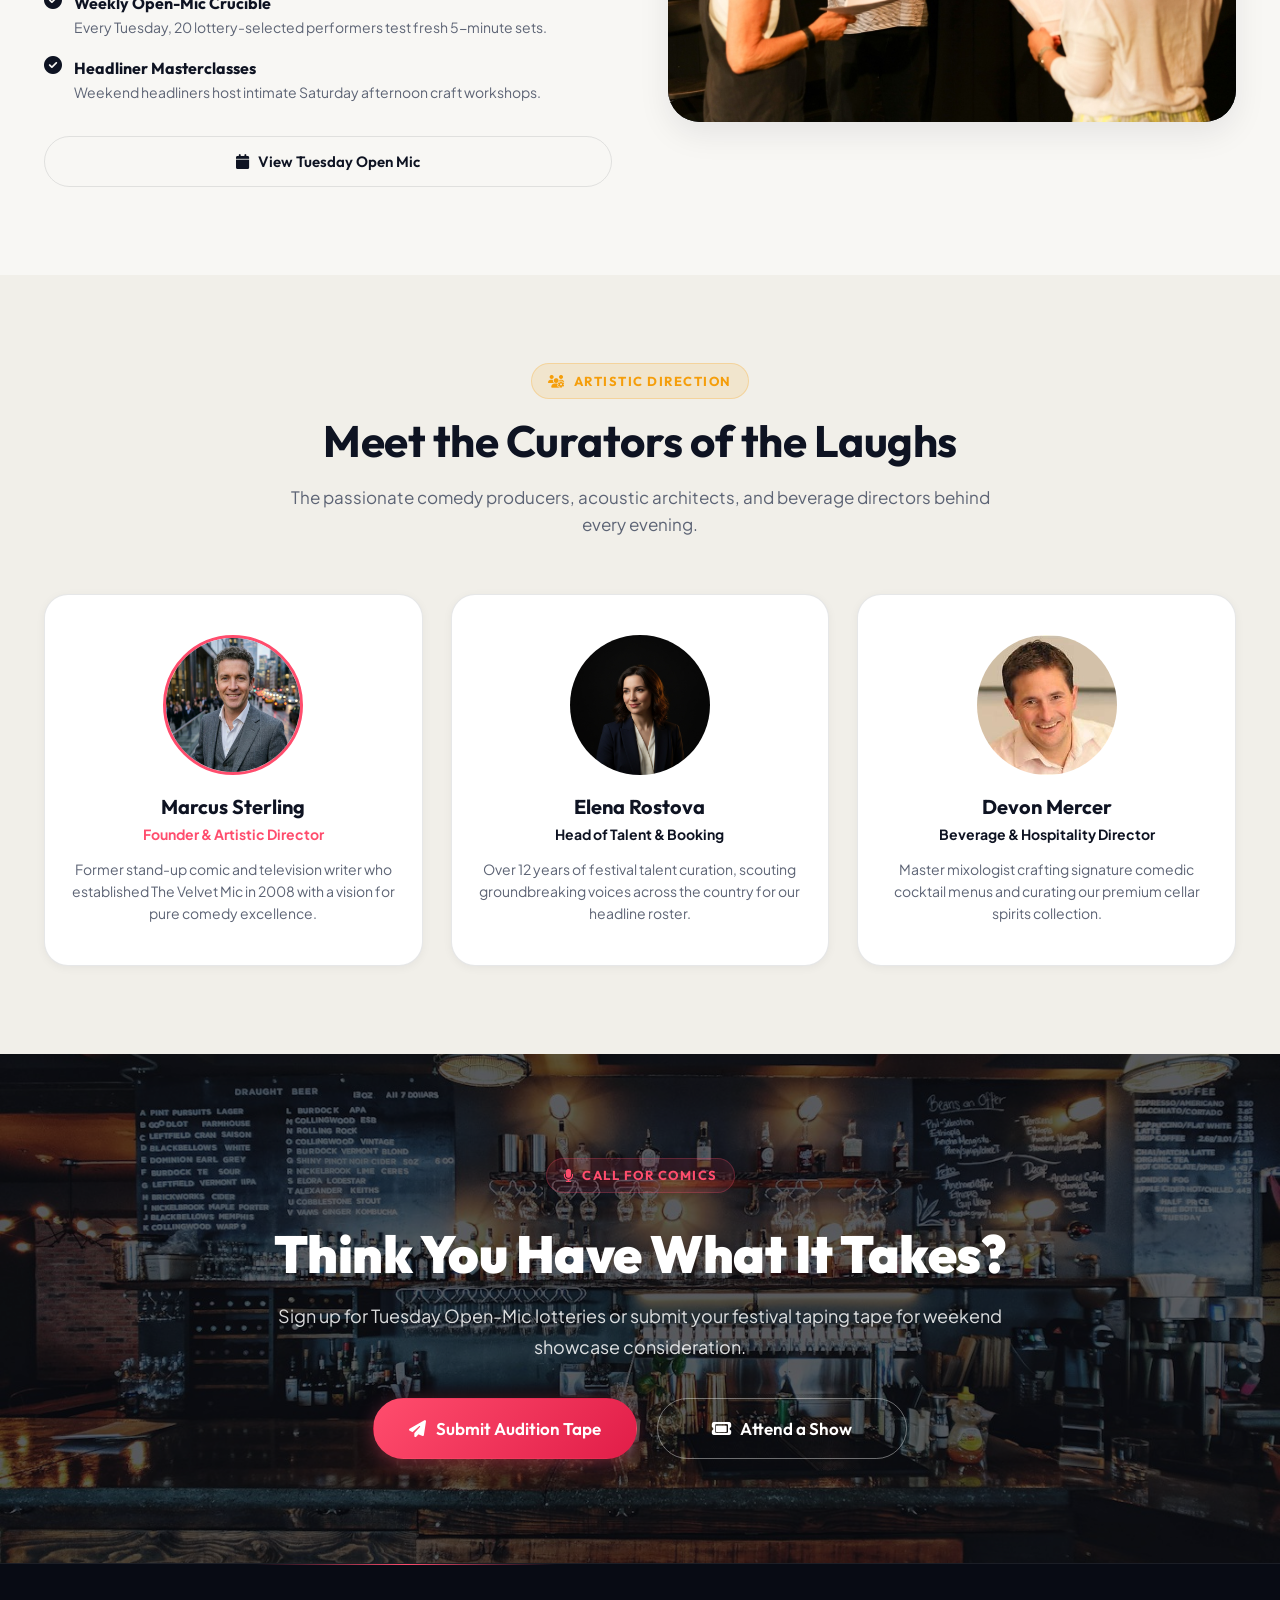
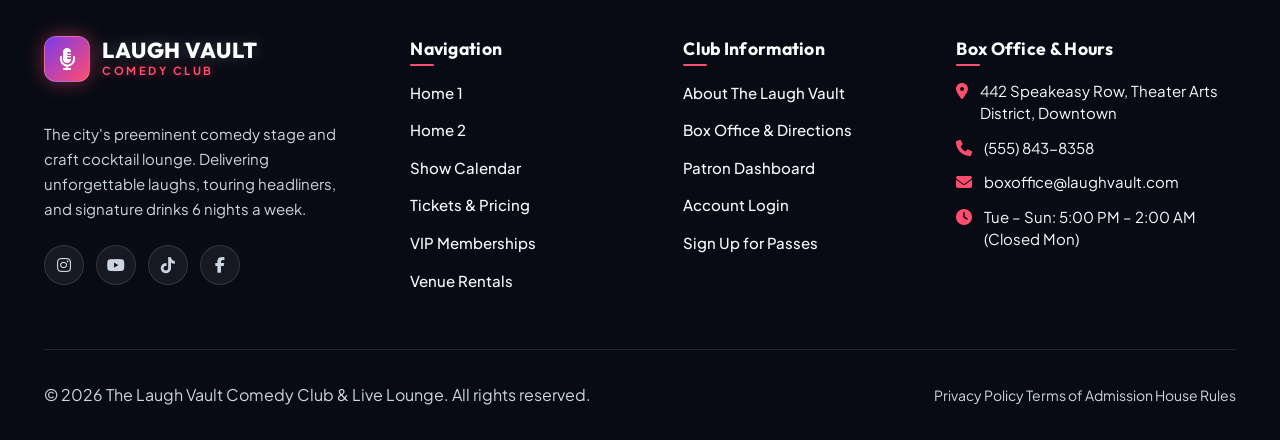
<file: about.html>
<!DOCTYPE html>
<html lang="en" data-theme="light" dir="ltr">
<head>
  <meta charset="UTF-8">
  <meta name="viewport" content="width=device-width, initial-scale=1.0">
  <title>About Us — The Laugh Vault Comedy Club</title>
  <meta name="description" content="Discover the legacy, acoustic theater design, and artistic team behind The Laugh Vault Comedy Club.">
  
  <link rel="icon" type="image/svg+xml" href="assets/images/favicon.svg">
  <link rel="stylesheet" href="https://cdnjs.cloudflare.com/ajax/libs/font-awesome/6.5.1/css/all.min.css">
  <link rel="stylesheet" href="assets/css/style.css?v=2.9">
  <link rel="stylesheet" href="assets/css/responsive.css?v=2.9">
</head>
<body>

  <!-- Page Loader -->
  <div class="page-loader" id="pageLoader">
    <div class="loader-content">
      <div class="loader-icon-wrap">
        <div class="loader-mic-icon">
          <i class="fas fa-microphone-lines"></i>
        </div>
        <div class="loader-pulse-ring"></div>
        <div class="loader-pulse-ring delay"></div>
      </div>
      <div class="loader-brand-title">THE LAUGH VAULT</div>
      <div class="loader-brand-subtitle">LIVE ENTERTAINMENT &amp; COMEDY</div>
      <div class="loader-bar-wrap">
        <div class="loader-bar-fill"></div>
      </div>
    </div>
  </div>

  <!-- ==========================================================================
       HEADER & NAVIGATION BAR
       ========================================================================== -->
  <header class="site-header" id="siteHeader">
    <div class="container">
      <nav class="navbar" aria-label="Main Navigation">
        <a href="index.html" class="brand-logo">
          <div class="logo-icon"><i class="fas fa-microphone-lines"></i></div>
          <div class="brand-text">
            <span class="brand-title">LAUGH VAULT</span>
            <span class="brand-subtitle">COMEDY CLUB</span>
          </div>
        </a>

        <ul class="nav-menu">
          <li class="nav-item dropdown">
            <a href="index.html" class="nav-link">
              Home <i class="fas fa-chevron-down dropdown-icon"></i>
            </a>
            <ul class="dropdown-menu">
              <li><a href="index.html" class="dropdown-link">Home 1</a></li>
              <li><a href="home-2.html" class="dropdown-link">Home 2</a></li>
            </ul>
          </li>
          <li class="nav-item"><a href="shows.html" class="nav-link">Shows</a></li>
          <li class="nav-item"><a href="tickets.html" class="nav-link">Tickets</a></li>
          <li class="nav-item"><a href="vip.html" class="nav-link">VIP</a></li>
          <li class="nav-item"><a href="rentals.html" class="nav-link">Rentals</a></li>
          <li class="nav-item"><a href="about.html" class="nav-link active">About</a></li>
          <li class="nav-item"><a href="contact.html" class="nav-link">Contact</a></li>
          <li class="nav-item"><a href="dashboard.html" class="nav-link">Dashboard</a></li>
        </ul>

        <div class="nav-actions">
          <button class="control-btn theme-toggle-btn" aria-label="Toggle Theme Mode"><i class="fas fa-moon"></i></button>
          <button class="control-btn rtl-toggle-btn" aria-label="Toggle Text Direction">RTL</button>
          <a href="login.html" class="btn btn-outline btn-sm desktop-only-btn"><i class="fas fa-arrow-right-to-bracket"></i> Login</a>
          <a href="tickets.html" class="btn btn-primary btn-sm header-book-btn"><i class="fas fa-champagne-glasses"></i> <span>Book a Table</span></a>
          <button class="hamburger-btn" aria-label="Toggle Navigation Menu"><span></span><span></span><span></span></button>
        </div>
      </nav>
    </div>

    <div class="mobile-nav-drawer">
      <ul class="mobile-nav-links">
        <li>
          <a href="#" class="mobile-nav-link mobile-dropdown-toggle">
            <span>Home</span><i class="fas fa-chevron-down dropdown-icon"></i>
          </a>
          <ul class="mobile-submenu">
            <li><a href="index.html" class="mobile-submenu-link">Home 1</a></li>
            <li><a href="home-2.html" class="mobile-submenu-link">Home 2</a></li>
          </ul>
        </li>
        <li><a href="shows.html" class="mobile-nav-link">Shows</a></li>
        <li><a href="tickets.html" class="mobile-nav-link">Tickets</a></li>
        <li><a href="vip.html" class="mobile-nav-link">VIP</a></li>
        <li><a href="rentals.html" class="mobile-nav-link">Rentals</a></li>
        <li><a href="about.html" class="mobile-nav-link active">About</a></li>
        <li><a href="contact.html" class="mobile-nav-link">Contact</a></li>
        <li><a href="dashboard.html" class="mobile-nav-link">Dashboard</a></li>
      </ul>
      <div class="mobile-drawer-bottom">
        <a href="login.html" class="btn btn-outline" style="width: 100%; margin-bottom: 0.65rem;"><i class="fas fa-arrow-right-to-bracket"></i> Login</a>
        <a href="tickets.html" class="btn btn-primary" style="width: 100%;"><i class="fas fa-champagne-glasses"></i> Book a Table</a>
      </div>
    </div>
  </header>

  <!-- ==========================================================================
       SECTION 1: INNER HERO
       ========================================================================== -->
  <section class="inner-hero-section">
    <div class="inner-hero-bg-wrapper">
      <img src="assets/images/about/hero_about.jpg" alt="The Velvet Mic Stage and Heritage" class="inner-hero-bg">
      <div class="inner-hero-overlay"></div>
    </div>
    <div class="inner-hero-content">
      <div class="breadcrumb-trail">
        <a href="index.html">Home</a>
        <span class="breadcrumb-separator"><i class="fas fa-chevron-right"></i></span>
        <span>About</span>
      </div>
      <div class="section-eyebrow"><i class="fas fa-landmark"></i> OUR HERITAGE</div>
      <h1 class="inner-hero-title">The Sanctuary of Stand-Up</h1>
      <p class="inner-hero-desc">Eighteen years of unfiltered punchlines, legendary drop-in sets, and bespoke cocktail culture.</p>
    </div>
  </section>

  <!-- ==========================================================================
       SECTION 2: ORIGIN STORY & HERITAGE
       ========================================================================== -->
  <section style="background: var(--color-surface-soft);">
    <div class="container">
      <div class="split-layout">
        <div class="split-media">
          <img src="assets/images/about/about_history.jpg" alt="Velvet Mic History and Stage" class="split-img">
        </div>
        <div class="split-content">
          <div class="section-eyebrow eyebrow-coral"><i class="fas fa-fire"></i> THE BEGINNING</div>
          <h2 class="section-title">Founded on Pure Comedy Craft</h2>
          <p style="color: var(--color-text-muted); font-size: 1.0625rem; line-height: 1.7; margin-bottom: 1.25rem;">
            Established in 2008 in the historic Theater Arts District, The Velvet Mic was born out of a desire for an authentic comic's room. A stage stripped of gimmickry, where writers could test raw material and audiences could witness comedic history in an intimate, electric room.
          </p>
          <p style="color: var(--color-text-muted); font-size: 1.0625rem; line-height: 1.7; margin-bottom: 1.5rem;">
            Over nearly two decades, our stage has hosted surprise drop-ins from Grammy-winning comedians, world-renowned television hosts, and groundbreaking rising voices shaping contemporary culture.
          </p>

          <div class="about-stats-row">
            <div class="about-stat-item">
              <div class="about-stat-num text-accent">18+</div>
              <div class="about-stat-label">Years of Live Shows</div>
            </div>
            <div class="about-stat-item">
              <div class="about-stat-num text-teal">4,500+</div>
              <div class="about-stat-label">Curated Showcases</div>
            </div>
            <div class="about-stat-item">
              <div class="about-stat-num text-amber">350K+</div>
              <div class="about-stat-label">Audience Laughs</div>
            </div>
          </div>
        </div>
      </div>
    </div>
  </section>

  <!-- ==========================================================================
       SECTION 3: THE WRITERS ROOM & ACOUSTIC LAB
       ========================================================================== -->
  <section>
    <div class="container">
      <div class="split-layout">
        <div class="split-content">
          <div class="section-eyebrow eyebrow-violet"><i class="fas fa-pen-nib"></i> COMEDY WORKSHOP</div>
          <h2 class="section-title">The Writers Lab &amp; New Voice Incubator</h2>
          <p style="color: var(--color-text-muted); font-size: 1.0625rem; line-height: 1.7; margin-bottom: 1.5rem;">
            Beyond evening ticketed performances, The Velvet Mic operates a weekday writers lab. Emerging comedians receive mentorship, premise punch-up workshops, and audio recording resources to sharpen their touring sets.
          </p>

          <ul style="list-style: none; display: flex; flex-direction: column; gap: 1rem; margin-bottom: 2rem;">
            <li style="display: flex; align-items: flex-start; gap: 0.75rem;">
              <i class="fas fa-check-circle" style="color: var(--color-accent-violet); font-size: 1.125rem; margin-top: 2px;"></i>
              <div>
                <strong style="color: var(--color-text); font-family: var(--font-heading);">Weekly Open-Mic Crucible</strong>
                <p style="font-size: 0.875rem; color: var(--color-text-muted);">Every Tuesday, 20 lottery-selected performers test fresh 5-minute sets.</p>
              </div>
            </li>
            <li style="display: flex; align-items: flex-start; gap: 0.75rem;">
              <i class="fas fa-check-circle" style="color: var(--color-accent-violet); font-size: 1.125rem; margin-top: 2px;"></i>
              <div>
                <strong style="color: var(--color-text); font-family: var(--font-heading);">Headliner Masterclasses</strong>
                <p style="font-size: 0.875rem; color: var(--color-text-muted);">Weekend headliners host intimate Saturday afternoon craft workshops.</p>
              </div>
            </li>
          </ul>

          <a href="shows.html" class="btn btn-outline btn-md"><i class="fas fa-calendar"></i> View Tuesday Open Mic</a>
        </div>

        <div class="split-media">
          <img src="assets/images/about/about_writers.jpg" alt="Velvet Mic Comedy Writers Lab" class="split-img">
        </div>
      </div>
    </div>
  </section>

  <!-- ==========================================================================
       SECTION 4: LEADERSHIP & CURATORS
       ========================================================================== -->
  <section style="background: var(--color-surface-soft);">
    <div class="container">
      <div class="section-header">
        <div class="section-eyebrow eyebrow-amber"><i class="fas fa-users-gear"></i> ARTISTIC DIRECTION</div>
        <h2 class="section-title">Meet the Curators of the Laughs</h2>
        <p class="section-desc">The passionate comedy producers, acoustic architects, and beverage directors behind every evening.</p>
      </div>

      <div class="grid-3">
        <!-- Curator 1 -->
        <article class="feature-card" style="text-align: center; padding: 2.5rem 1.5rem;">
          <div style="width: 140px; height: 140px; border-radius: 50%; overflow: hidden; margin: 0 auto 1.25rem; border: 3px solid var(--color-accent);">
            <img src="assets/images/about/about_curator.jpg" alt="Marcus Sterling" style="width: 100%; height: 100%; object-fit: cover;">
          </div>
          <h3 style="font-size: 1.25rem; margin-bottom: 0.25rem;">Marcus Sterling</h3>
          <p style="color: var(--color-accent); font-weight: 700; font-size: 0.875rem; margin-bottom: 0.75rem;">Founder &amp; Artistic Director</p>
          <p style="font-size: 0.875rem; color: var(--color-text-muted); line-height: 1.6;">
            Former stand-up comic and television writer who established The Velvet Mic in 2008 with a vision for pure comedy excellence.
          </p>
        </article>

        <!-- Curator 2 -->
        <article class="feature-card" style="text-align: center; padding: 2.5rem 1.5rem;">
          <div style="width: 140px; height: 140px; border-radius: 50%; overflow: hidden; margin: 0 auto 1.25rem; border: 3px solid var(--color-accent-teal);">
            <img src="assets/images/about/curator_elena.jpg" alt="Elena Rostova" style="width: 100%; height: 100%; object-fit: cover;">
          </div>
          <h3 style="font-size: 1.25rem; margin-bottom: 0.25rem;">Elena Rostova</h3>
          <p style="color: var(--color-accent-teal); font-weight: 700; font-size: 0.875rem; margin-bottom: 0.75rem;">Head of Talent &amp; Booking</p>
          <p style="font-size: 0.875rem; color: var(--color-text-muted); line-height: 1.6;">
            Over 12 years of festival talent curation, scouting groundbreaking voices across the country for our headline roster.
          </p>
        </article>

        <!-- Curator 3 -->
        <article class="feature-card" style="text-align: center; padding: 2.5rem 1.5rem;">
          <div style="width: 140px; height: 140px; border-radius: 50%; overflow: hidden; margin: 0 auto 1.25rem; border: 3px solid var(--color-accent-violet);">
            <img src="assets/images/about/curator_devon.jpg" alt="Devon Mercer" style="width: 100%; height: 100%; object-fit: cover;">
          </div>
          <h3 style="font-size: 1.25rem; margin-bottom: 0.25rem;">Devon Mercer</h3>
          <p style="color: var(--color-accent-violet); font-weight: 700; font-size: 0.875rem; margin-bottom: 0.75rem;">Beverage &amp; Hospitality Director</p>
          <p style="font-size: 0.875rem; color: var(--color-text-muted); line-height: 1.6;">
            Master mixologist crafting signature comedic cocktail menus and curating our premium cellar spirits collection.
          </p>
        </article>
      </div>
    </div>
  </section>

  <!-- ==========================================================================
       SECTION 5: OPEN MIC / AUDITION MARQUEE CTA
       ========================================================================== -->
  <section class="marquee-cta-section">
    <div class="marquee-cta-bg">
      <img src="assets/images/home2/cta_marquee.jpg" alt="Velvet Mic Stage" class="marquee-bg-img">
      <div class="marquee-cta-overlay"></div>
    </div>
    <div class="container">
      <div class="marquee-cta-content">
        <div class="section-eyebrow eyebrow-coral"><i class="fas fa-microphone"></i> CALL FOR COMICS</div>
        <h2 class="marquee-cta-title">Think You Have What It Takes?</h2>
        <p class="marquee-cta-desc">
          Sign up for Tuesday Open-Mic lotteries or submit your festival taping tape for weekend showcase consideration.
        </p>
        <div class="marquee-cta-actions">
          <a href="contact.html" class="btn btn-primary btn-lg"><i class="fas fa-paper-plane"></i> Submit Audition Tape</a>
          <a href="shows.html" class="btn btn-outline btn-lg" style="color: #fff; border-color: rgba(255,255,255,0.4);"><i class="fas fa-ticket"></i> Attend a Show</a>
        </div>
      </div>
    </div>
  </section>

  <!-- ==========================================================================
       FOOTER
       ========================================================================== -->
  <footer class="site-footer">
    <div class="container">
      <div class="footer-grid">
        <div class="footer-brand">
          <a href="index.html" class="brand-logo" style="margin-bottom: 1.25rem;">
            <div class="logo-icon"><i class="fas fa-microphone-lines"></i></div>
            <div class="brand-text">
              <span class="brand-title">LAUGH VAULT</span>
              <span class="brand-subtitle">COMEDY CLUB</span>
            </div>
          </a>
          <p class="footer-desc">
            The city's preeminent comedy stage and craft cocktail lounge. Delivering unforgettable laughs, touring headliners, and signature drinks 6 nights a week.
          </p>
          <div class="social-links">
            <a href="#" class="social-btn" aria-label="Instagram"><i class="fab fa-instagram"></i></a>
            <a href="#" class="social-btn" aria-label="YouTube"><i class="fab fa-youtube"></i></a>
            <a href="#" class="social-btn" aria-label="TikTok"><i class="fab fa-tiktok"></i></a>
            <a href="#" class="social-btn" aria-label="Facebook"><i class="fab fa-facebook-f"></i></a>
          </div>
        </div>

        <div class="footer-col">
          <h4 class="footer-heading">Navigation</h4>
          <ul class="footer-links">
            <li><a href="index.html">Home 1</a></li>
            <li><a href="home-2.html">Home 2</a></li>
            <li><a href="shows.html">Show Calendar</a></li>
            <li><a href="tickets.html">Tickets &amp; Pricing</a></li>
            <li><a href="vip.html">VIP Memberships</a></li>
            <li><a href="rentals.html">Venue Rentals</a></li>
          </ul>
        </div>

        <div class="footer-col">
          <h4 class="footer-heading">Club Information</h4>
          <ul class="footer-links">
            <li><a href="about.html">About The Laugh Vault</a></li>
            <li><a href="contact.html">Box Office &amp; Directions</a></li>
            <li><a href="dashboard.html">Patron Dashboard</a></li>
            <li><a href="login.html">Account Login</a></li>
            <li><a href="register.html">Sign Up for Passes</a></li>
          </ul>
        </div>

        <div class="footer-col">
          <h4 class="footer-heading">Box Office &amp; Hours</h4>
          <ul class="footer-contact-list">
            <li><i class="fas fa-location-dot"></i> 442 Speakeasy Row, Theater Arts District, Downtown</li>
            <li><i class="fas fa-phone"></i> (555) 843-8358</li>
            <li><i class="fas fa-envelope"></i> boxoffice@laughvault.com</li>
            <li><i class="fas fa-clock"></i> Tue – Sun: 5:00 PM – 2:00 AM (Closed Mon)</li>
          </ul>
        </div>
      </div>

      <div class="footer-bottom">
        <p>&copy; 2026 The Laugh Vault Comedy Club &amp; Live Lounge. All rights reserved.</p>
        <div class="footer-legal">
          <a href="#">Privacy Policy</a>
          <a href="#">Terms of Admission</a>
          <a href="#">House Rules</a>
        </div>
      </div>
    </div>
  </footer>

  <button class="scroll-top-btn" aria-label="Scroll to top"><i class="fas fa-chevron-up"></i></button>

  <script src="assets/js/main.js?v=2.9"></script>
</body>
</html>
</file>
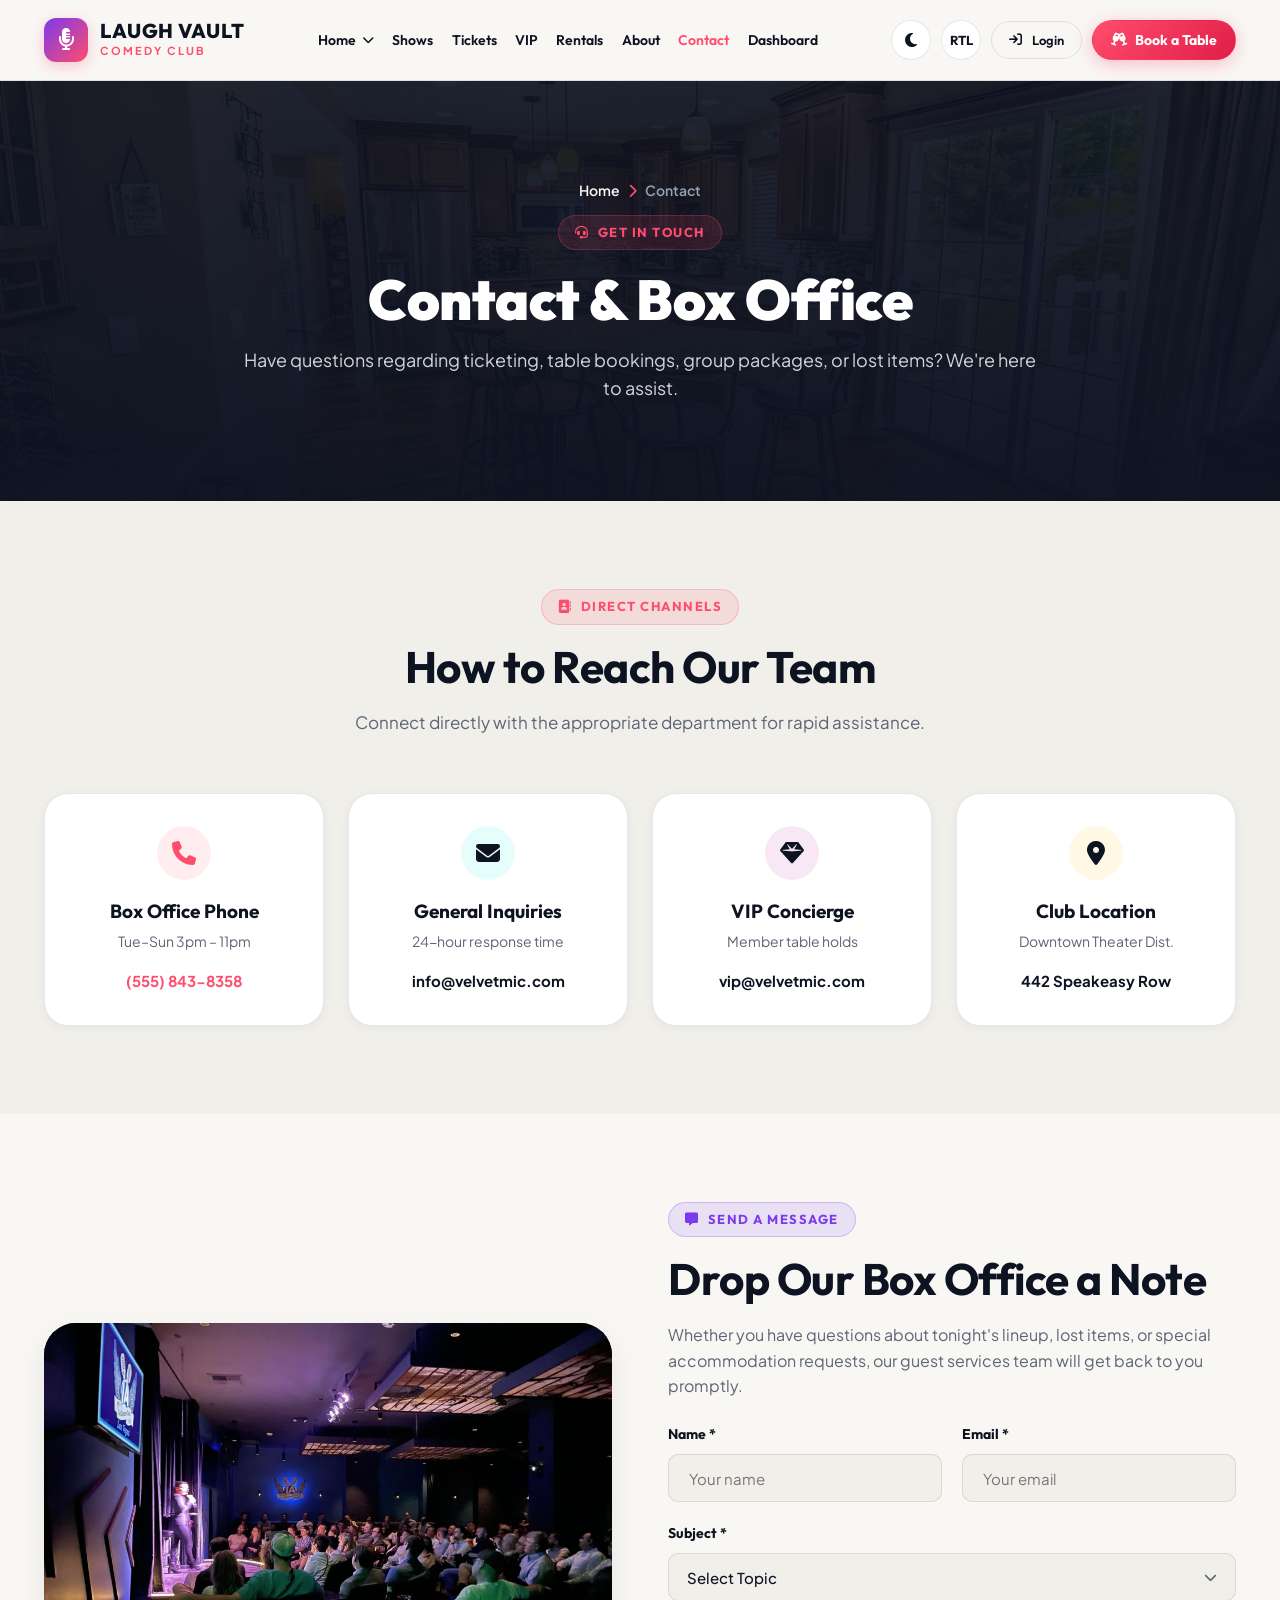
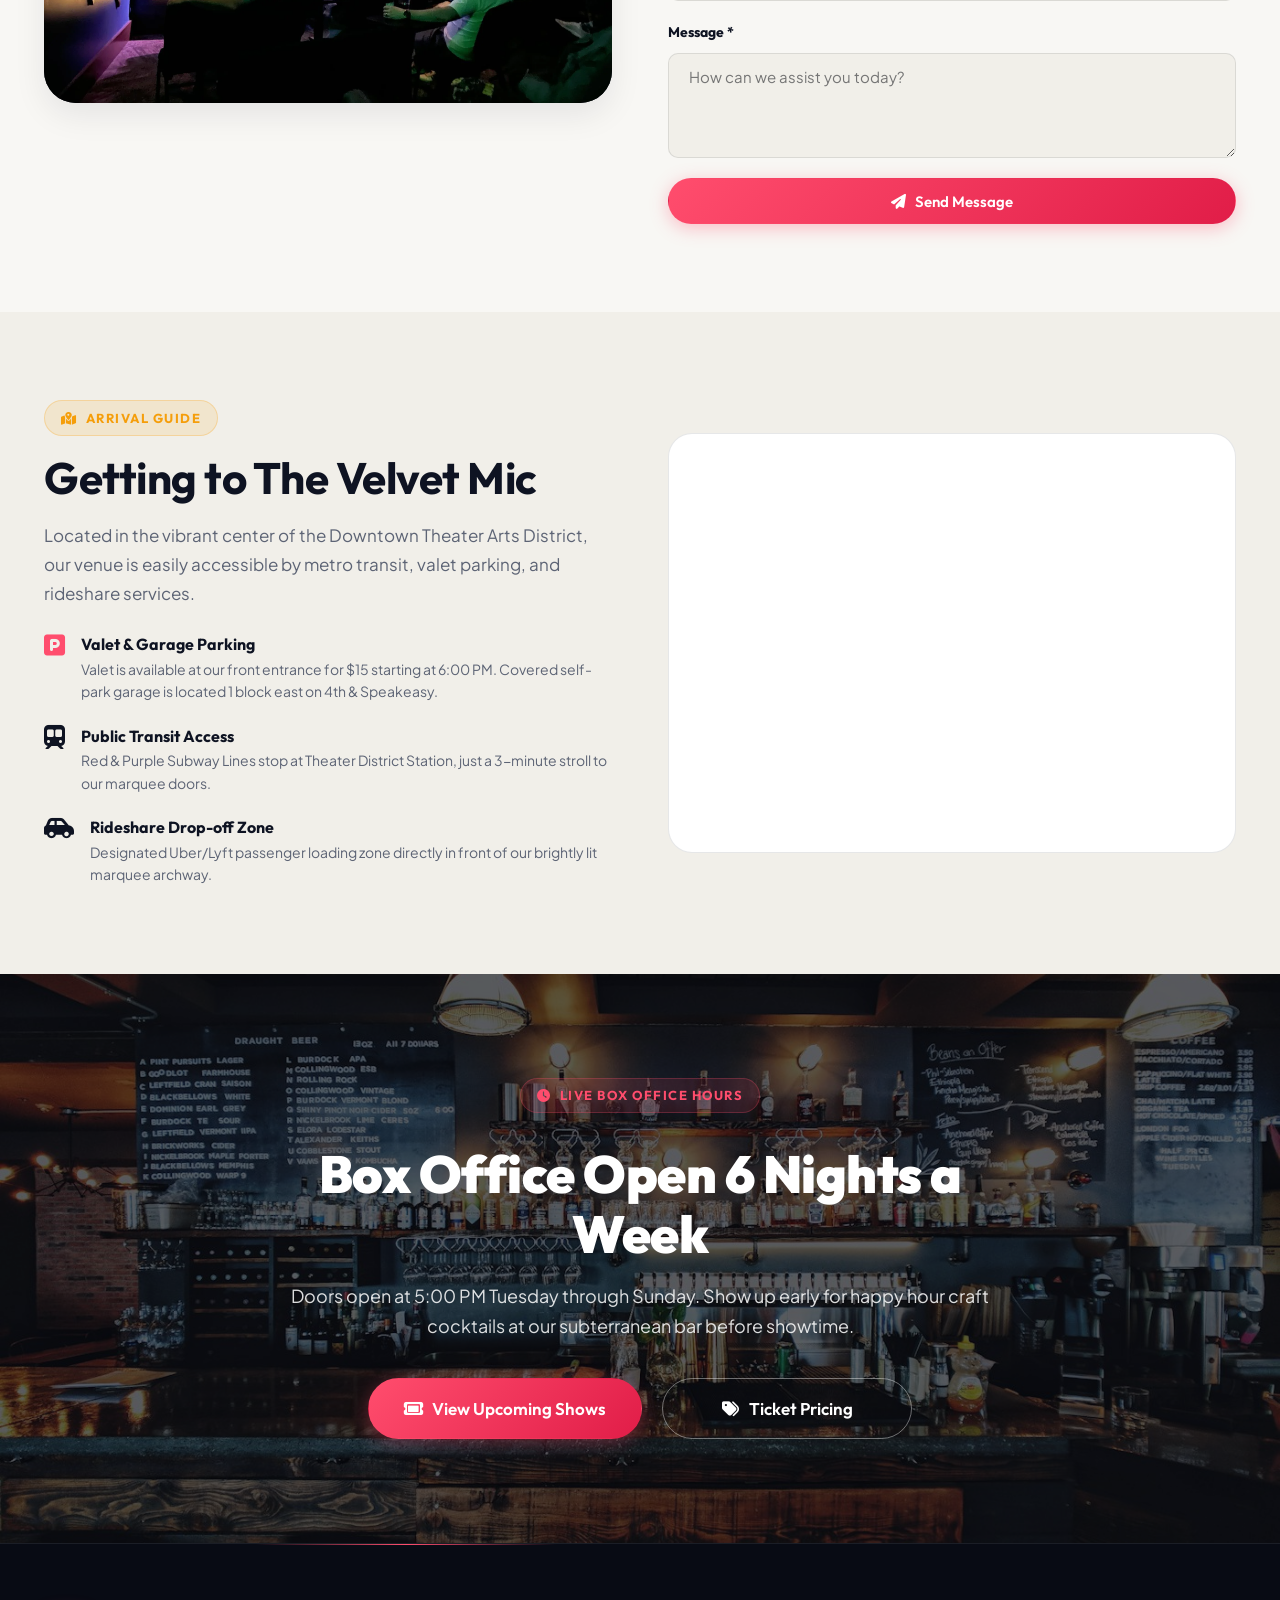
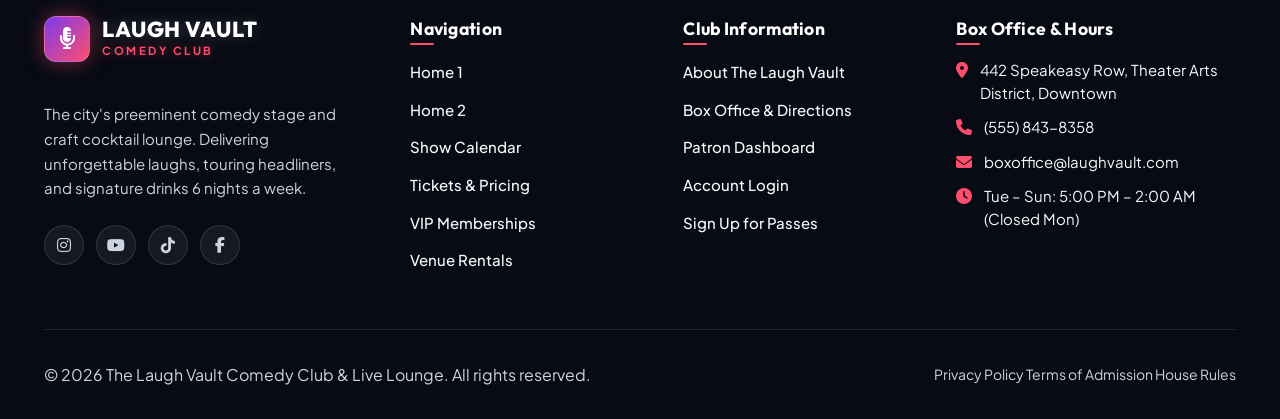
<file: contact.html>
<!DOCTYPE html>
<html lang="en" data-theme="light" dir="ltr">
<head>
  <meta charset="UTF-8">
  <meta name="viewport" content="width=device-width, initial-scale=1.0">
  <title>Contact &amp; Box Office — The Laugh Vault Comedy Club</title>
  <meta name="description" content="Reach our box office team, find directions, or submit private event and press inquiries for The Laugh Vault.">
  
  <link rel="icon" type="image/svg+xml" href="assets/images/favicon.svg">
  <link rel="stylesheet" href="https://cdnjs.cloudflare.com/ajax/libs/font-awesome/6.5.1/css/all.min.css">
  <link rel="stylesheet" href="assets/css/style.css?v=2.9">
  <link rel="stylesheet" href="assets/css/responsive.css?v=2.9">
</head>
<body>

  <!-- Page Loader -->
  <div class="page-loader" id="pageLoader">
    <div class="loader-content">
      <div class="loader-icon-wrap">
        <div class="loader-mic-icon">
          <i class="fas fa-microphone-lines"></i>
        </div>
        <div class="loader-pulse-ring"></div>
        <div class="loader-pulse-ring delay"></div>
      </div>
      <div class="loader-brand-title">THE LAUGH VAULT</div>
      <div class="loader-brand-subtitle">LIVE ENTERTAINMENT &amp; COMEDY</div>
      <div class="loader-bar-wrap">
        <div class="loader-bar-fill"></div>
      </div>
    </div>
  </div>

  <!-- ==========================================================================
       HEADER & NAVIGATION BAR
       ========================================================================== -->
  <header class="site-header" id="siteHeader">
    <div class="container">
      <nav class="navbar" aria-label="Main Navigation">
        <a href="index.html" class="brand-logo">
          <div class="logo-icon"><i class="fas fa-microphone-lines"></i></div>
          <div class="brand-text">
            <span class="brand-title">LAUGH VAULT</span>
            <span class="brand-subtitle">COMEDY CLUB</span>
          </div>
        </a>

        <ul class="nav-menu">
          <li class="nav-item dropdown">
            <a href="index.html" class="nav-link">
              Home <i class="fas fa-chevron-down dropdown-icon"></i>
            </a>
            <ul class="dropdown-menu">
              <li><a href="index.html" class="dropdown-link">Home 1</a></li>
              <li><a href="home-2.html" class="dropdown-link">Home 2</a></li>
            </ul>
          </li>
          <li class="nav-item"><a href="shows.html" class="nav-link">Shows</a></li>
          <li class="nav-item"><a href="tickets.html" class="nav-link">Tickets</a></li>
          <li class="nav-item"><a href="vip.html" class="nav-link">VIP</a></li>
          <li class="nav-item"><a href="rentals.html" class="nav-link">Rentals</a></li>
          <li class="nav-item"><a href="about.html" class="nav-link">About</a></li>
          <li class="nav-item"><a href="contact.html" class="nav-link active">Contact</a></li>
          <li class="nav-item"><a href="dashboard.html" class="nav-link">Dashboard</a></li>
        </ul>

        <div class="nav-actions">
          <button class="control-btn theme-toggle-btn" aria-label="Toggle Theme Mode"><i class="fas fa-moon"></i></button>
          <button class="control-btn rtl-toggle-btn" aria-label="Toggle Text Direction">RTL</button>
          <a href="login.html" class="btn btn-outline btn-sm desktop-only-btn"><i class="fas fa-arrow-right-to-bracket"></i> Login</a>
          <a href="tickets.html" class="btn btn-primary btn-sm header-book-btn"><i class="fas fa-champagne-glasses"></i> <span>Book a Table</span></a>
          <button class="hamburger-btn" aria-label="Toggle Navigation Menu"><span></span><span></span><span></span></button>
        </div>
      </nav>
    </div>

    <div class="mobile-nav-drawer">
      <ul class="mobile-nav-links">
        <li>
          <a href="#" class="mobile-nav-link mobile-dropdown-toggle">
            <span>Home</span><i class="fas fa-chevron-down dropdown-icon"></i>
          </a>
          <ul class="mobile-submenu">
            <li><a href="index.html" class="mobile-submenu-link">Home 1</a></li>
            <li><a href="home-2.html" class="mobile-submenu-link">Home 2</a></li>
          </ul>
        </li>
        <li><a href="shows.html" class="mobile-nav-link">Shows</a></li>
        <li><a href="tickets.html" class="mobile-nav-link">Tickets</a></li>
        <li><a href="vip.html" class="mobile-nav-link">VIP</a></li>
        <li><a href="rentals.html" class="mobile-nav-link">Rentals</a></li>
        <li><a href="about.html" class="mobile-nav-link">About</a></li>
        <li><a href="contact.html" class="mobile-nav-link active">Contact</a></li>
        <li><a href="dashboard.html" class="mobile-nav-link">Dashboard</a></li>
      </ul>
      <div class="mobile-drawer-bottom">
        <a href="login.html" class="btn btn-outline" style="width: 100%; margin-bottom: 0.65rem;"><i class="fas fa-arrow-right-to-bracket"></i> Login</a>
        <a href="tickets.html" class="btn btn-primary" style="width: 100%;"><i class="fas fa-champagne-glasses"></i> Book a Table</a>
      </div>
    </div>
  </header>

  <!-- ==========================================================================
       SECTION 1: INNER HERO
       ========================================================================== -->
  <section class="inner-hero-section">
    <div class="inner-hero-bg-wrapper">
      <img src="assets/images/contact/hero_contact.jpg" alt="The Velvet Mic Box Office" class="inner-hero-bg">
      <div class="inner-hero-overlay"></div>
    </div>
    <div class="inner-hero-content">
      <div class="breadcrumb-trail">
        <a href="index.html">Home</a>
        <span class="breadcrumb-separator"><i class="fas fa-chevron-right"></i></span>
        <span>Contact</span>
      </div>
      <div class="section-eyebrow"><i class="fas fa-headset"></i> GET IN TOUCH</div>
      <h1 class="inner-hero-title">Contact &amp; Box Office</h1>
      <p class="inner-hero-desc">Have questions regarding ticketing, table bookings, group packages, or lost items? We're here to assist.</p>
    </div>
  </section>

  <!-- ==========================================================================
       SECTION 2: CONTACT CARDS
       ========================================================================== -->
  <section style="background: var(--color-surface-soft);">
    <div class="container">
      <div class="section-header">
        <div class="section-eyebrow eyebrow-coral"><i class="fas fa-address-book"></i> DIRECT CHANNELS</div>
        <h2 class="section-title">How to Reach Our Team</h2>
        <p class="section-desc">Connect directly with the appropriate department for rapid assistance.</p>
      </div>

      <div class="grid-4">
        <!-- Card 1 -->
        <div class="feature-card" style="text-align: center; padding: 2rem 1.5rem;">
          <div style="width: 54px; height: 54px; border-radius: 50%; background: rgba(255, 77, 109, 0.1); color: var(--color-accent); display: flex; align-items: center; justify-content: center; font-size: 1.5rem; margin: 0 auto 1.25rem;">
            <i class="fas fa-phone"></i>
          </div>
          <h3 style="font-size: 1.1875rem; margin-bottom: 0.5rem;">Box Office Phone</h3>
          <p style="font-size: 0.875rem; color: var(--color-text-muted); margin-bottom: 1rem;">Tue–Sun 3pm – 11pm</p>
          <a href="tel:5558438358" style="font-weight: 700; color: var(--color-accent); font-size: 0.9375rem;">(555) 843-8358</a>
        </div>

        <!-- Card 2 -->
        <div class="feature-card" style="text-align: center; padding: 2rem 1.5rem;">
          <div style="width: 54px; height: 54px; border-radius: 50%; background: rgba(0, 245, 212, 0.1); color: var(--color-accent-teal); display: flex; align-items: center; justify-content: center; font-size: 1.5rem; margin: 0 auto 1.25rem;">
            <i class="fas fa-envelope"></i>
          </div>
          <h3 style="font-size: 1.1875rem; margin-bottom: 0.5rem;">General Inquiries</h3>
          <p style="font-size: 0.875rem; color: var(--color-text-muted); margin-bottom: 1rem;">24-hour response time</p>
          <a href="mailto:info@velvetmic.com" style="font-weight: 700; color: var(--color-accent-teal); font-size: 0.9375rem;">info@velvetmic.com</a>
        </div>

        <!-- Card 3 -->
        <div class="feature-card" style="text-align: center; padding: 2rem 1.5rem;">
          <div style="width: 54px; height: 54px; border-radius: 50%; background: rgba(181, 23, 158, 0.1); color: var(--color-accent-violet); display: flex; align-items: center; justify-content: center; font-size: 1.5rem; margin: 0 auto 1.25rem;">
            <i class="fas fa-gem"></i>
          </div>
          <h3 style="font-size: 1.1875rem; margin-bottom: 0.5rem;">VIP Concierge</h3>
          <p style="font-size: 0.875rem; color: var(--color-text-muted); margin-bottom: 1rem;">Member table holds</p>
          <a href="mailto:vip@velvetmic.com" style="font-weight: 700; color: var(--color-accent-violet); font-size: 0.9375rem;">vip@velvetmic.com</a>
        </div>

        <!-- Card 4 -->
        <div class="feature-card" style="text-align: center; padding: 2rem 1.5rem;">
          <div style="width: 54px; height: 54px; border-radius: 50%; background: rgba(255, 183, 3, 0.1); color: var(--color-accent-amber); display: flex; align-items: center; justify-content: center; font-size: 1.5rem; margin: 0 auto 1.25rem;">
            <i class="fas fa-location-dot"></i>
          </div>
          <h3 style="font-size: 1.1875rem; margin-bottom: 0.5rem;">Club Location</h3>
          <p style="font-size: 0.875rem; color: var(--color-text-muted); margin-bottom: 1rem;">Downtown Theater Dist.</p>
          <span style="font-weight: 700; color: var(--color-accent-amber); font-size: 0.9375rem;">442 Speakeasy Row</span>
        </div>
      </div>
    </div>
  </section>

  <!-- ==========================================================================
       SECTION 3: CONTACT FORM SPLIT
       ========================================================================== -->
  <section>
    <div class="container">
      <div class="split-layout">
        <div class="split-media">
          <img src="assets/images/contact/contact_facade.jpg" alt="Velvet Mic Club Entrance" class="split-img">
        </div>
        <div class="split-content">
          <div class="section-eyebrow eyebrow-violet"><i class="fas fa-message"></i> SEND A MESSAGE</div>
          <h2 class="section-title">Drop Our Box Office a Note</h2>
          <p style="color: var(--color-text-muted); font-size: 1rem; margin-bottom: 1.5rem;">
            Whether you have questions about tonight's lineup, lost items, or special accommodation requests, our guest services team will get back to you promptly.
          </p>

          <form id="contactForm" onsubmit="event.preventDefault(); alert('Thank you for contacting The Velvet Mic! We will respond shortly.');">
            <div class="form-row">
              <div class="form-group">
                <label class="form-label" for="contactName">Name *</label>
                <input type="text" id="contactName" class="form-control" placeholder="Your name" required>
              </div>
              <div class="form-group">
                <label class="form-label" for="contactEmail">Email *</label>
                <input type="email" id="contactEmail" class="form-control" placeholder="Your email" required>
              </div>
            </div>

            <div class="form-group">
              <label class="form-label" for="contactSubject">Subject *</label>
              <select id="contactSubject" class="form-control" required>
                <option value="">Select Topic</option>
                <option value="tickets">Ticketing &amp; Reservations</option>
                <option value="vip">VIP Memberships</option>
                <option value="lost">Lost and Found</option>
                <option value="accessibility">ADA Seating &amp; Accessibility</option>
                <option value="press">Press &amp; Media</option>
              </select>
            </div>

            <div class="form-group">
              <label class="form-label" for="contactMsg">Message *</label>
              <textarea id="contactMsg" class="form-control" rows="4" placeholder="How can we assist you today?" required></textarea>
            </div>

            <button type="submit" class="btn btn-primary btn-md" style="width: 100%;">
              <i class="fas fa-paper-plane"></i> Send Message
            </button>
          </form>
        </div>
      </div>
    </div>
  </section>

  <!-- ==========================================================================
       SECTION 4: LOCATION & ARRIVAL GUIDE
       ========================================================================== -->
  <section style="background: var(--color-surface-soft);">
    <div class="container">
      <div class="split-layout">
        <div class="split-content">
          <div class="section-eyebrow eyebrow-amber"><i class="fas fa-map-location-dot"></i> ARRIVAL GUIDE</div>
          <h2 class="section-title">Getting to The Velvet Mic</h2>
          <p style="color: var(--color-text-muted); font-size: 1.0625rem; line-height: 1.7; margin-bottom: 1.5rem;">
            Located in the vibrant center of the Downtown Theater Arts District, our venue is easily accessible by metro transit, valet parking, and rideshare services.
          </p>

          <div style="display: flex; flex-direction: column; gap: 1.25rem;">
            <div style="display: flex; gap: 1rem; align-items: flex-start;">
              <i class="fas fa-square-parking" style="font-size: 1.5rem; color: var(--color-accent); margin-top: 2px;"></i>
              <div>
                <strong style="color: var(--color-text); font-family: var(--font-heading);">Valet &amp; Garage Parking</strong>
                <p style="font-size: 0.875rem; color: var(--color-text-muted);">Valet is available at our front entrance for $15 starting at 6:00 PM. Covered self-park garage is located 1 block east on 4th &amp; Speakeasy.</p>
              </div>
            </div>

            <div style="display: flex; gap: 1rem; align-items: flex-start;">
              <i class="fas fa-train-subway" style="font-size: 1.5rem; color: var(--color-accent-teal); margin-top: 2px;"></i>
              <div>
                <strong style="color: var(--color-text); font-family: var(--font-heading);">Public Transit Access</strong>
                <p style="font-size: 0.875rem; color: var(--color-text-muted);">Red &amp; Purple Subway Lines stop at Theater District Station, just a 3-minute stroll to our marquee doors.</p>
              </div>
            </div>

            <div style="display: flex; gap: 1rem; align-items: flex-start;">
              <i class="fas fa-car-side" style="font-size: 1.5rem; color: var(--color-accent-violet); margin-top: 2px;"></i>
              <div>
                <strong style="color: var(--color-text); font-family: var(--font-heading);">Rideshare Drop-off Zone</strong>
                <p style="font-size: 0.875rem; color: var(--color-text-muted);">Designated Uber/Lyft passenger loading zone directly in front of our brightly lit marquee archway.</p>
              </div>
            </div>
          </div>
        </div>

        <div class="split-media" style="position: relative; border-radius: var(--radius-lg); overflow: hidden; box-shadow: var(--shadow-xl); border: 1px solid var(--color-border); min-height: 420px; background: var(--color-surface);">
          <iframe 
            src="https://maps.google.com/maps?q=442+Broadway+New+York+NY&t=&z=15&ie=UTF8&iwloc=&output=embed" 
            width="100%" 
            height="100%" 
            style="border:0; width: 100%; height: 100%; min-height: 420px; display: block;" 
            allowfullscreen="" 
            loading="lazy" 
            referrerpolicy="no-referrer-when-downgrade"
            title="The Laugh Vault Comedy Club Location Map">
          </iframe>
        </div>
      </div>
    </div>
  </section>

  <!-- ==========================================================================
       SECTION 5: MARQUEE CTA
       ========================================================================== -->
  <section class="marquee-cta-section">
    <div class="marquee-cta-bg">
      <img src="assets/images/home2/cta_marquee.jpg" alt="Velvet Mic Stage" class="marquee-bg-img">
      <div class="marquee-cta-overlay"></div>
    </div>
    <div class="container">
      <div class="marquee-cta-content">
        <div class="section-eyebrow eyebrow-coral"><i class="fas fa-clock"></i> LIVE BOX OFFICE HOURS</div>
        <h2 class="marquee-cta-title">Box Office Open 6 Nights a Week</h2>
        <p class="marquee-cta-desc">
          Doors open at 5:00 PM Tuesday through Sunday. Show up early for happy hour craft cocktails at our subterranean bar before showtime.
        </p>
        <div class="marquee-cta-actions">
          <a href="shows.html" class="btn btn-primary btn-lg"><i class="fas fa-ticket"></i> View Upcoming Shows</a>
          <a href="tickets.html" class="btn btn-outline btn-lg" style="color: #fff; border-color: rgba(255,255,255,0.4);"><i class="fas fa-tags"></i> Ticket Pricing</a>
        </div>
      </div>
    </div>
  </section>

  <!-- ==========================================================================
       FOOTER
       ========================================================================== -->
  <footer class="site-footer">
    <div class="container">
      <div class="footer-grid">
        <div class="footer-brand">
          <a href="index.html" class="brand-logo" style="margin-bottom: 1.25rem;">
            <div class="logo-icon"><i class="fas fa-microphone-lines"></i></div>
            <div class="brand-text">
              <span class="brand-title">LAUGH VAULT</span>
              <span class="brand-subtitle">COMEDY CLUB</span>
            </div>
          </a>
          <p class="footer-desc">
            The city's preeminent comedy stage and craft cocktail lounge. Delivering unforgettable laughs, touring headliners, and signature drinks 6 nights a week.
          </p>
          <div class="social-links">
            <a href="#" class="social-btn" aria-label="Instagram"><i class="fab fa-instagram"></i></a>
            <a href="#" class="social-btn" aria-label="YouTube"><i class="fab fa-youtube"></i></a>
            <a href="#" class="social-btn" aria-label="TikTok"><i class="fab fa-tiktok"></i></a>
            <a href="#" class="social-btn" aria-label="Facebook"><i class="fab fa-facebook-f"></i></a>
          </div>
        </div>

        <div class="footer-col">
          <h4 class="footer-heading">Navigation</h4>
          <ul class="footer-links">
            <li><a href="index.html">Home 1</a></li>
            <li><a href="home-2.html">Home 2</a></li>
            <li><a href="shows.html">Show Calendar</a></li>
            <li><a href="tickets.html">Tickets &amp; Pricing</a></li>
            <li><a href="vip.html">VIP Memberships</a></li>
            <li><a href="rentals.html">Venue Rentals</a></li>
          </ul>
        </div>

        <div class="footer-col">
          <h4 class="footer-heading">Club Information</h4>
          <ul class="footer-links">
            <li><a href="about.html">About The Laugh Vault</a></li>
            <li><a href="contact.html">Box Office &amp; Directions</a></li>
            <li><a href="dashboard.html">Patron Dashboard</a></li>
            <li><a href="login.html">Account Login</a></li>
            <li><a href="register.html">Sign Up for Passes</a></li>
          </ul>
        </div>

        <div class="footer-col">
          <h4 class="footer-heading">Box Office &amp; Hours</h4>
          <ul class="footer-contact-list">
            <li><i class="fas fa-location-dot"></i> 442 Speakeasy Row, Theater Arts District, Downtown</li>
            <li><i class="fas fa-phone"></i> (555) 843-8358</li>
            <li><i class="fas fa-envelope"></i> boxoffice@laughvault.com</li>
            <li><i class="fas fa-clock"></i> Tue – Sun: 5:00 PM – 2:00 AM (Closed Mon)</li>
          </ul>
        </div>
      </div>

      <div class="footer-bottom">
        <p>&copy; 2026 The Laugh Vault Comedy Club &amp; Live Lounge. All rights reserved.</p>
        <div class="footer-legal">
          <a href="#">Privacy Policy</a>
          <a href="#">Terms of Admission</a>
          <a href="#">House Rules</a>
        </div>
      </div>
    </div>
  </footer>

  <button class="scroll-top-btn" aria-label="Scroll to top"><i class="fas fa-chevron-up"></i></button>

  <script src="assets/js/main.js?v=2.9"></script>
</body>
</html>
</file>
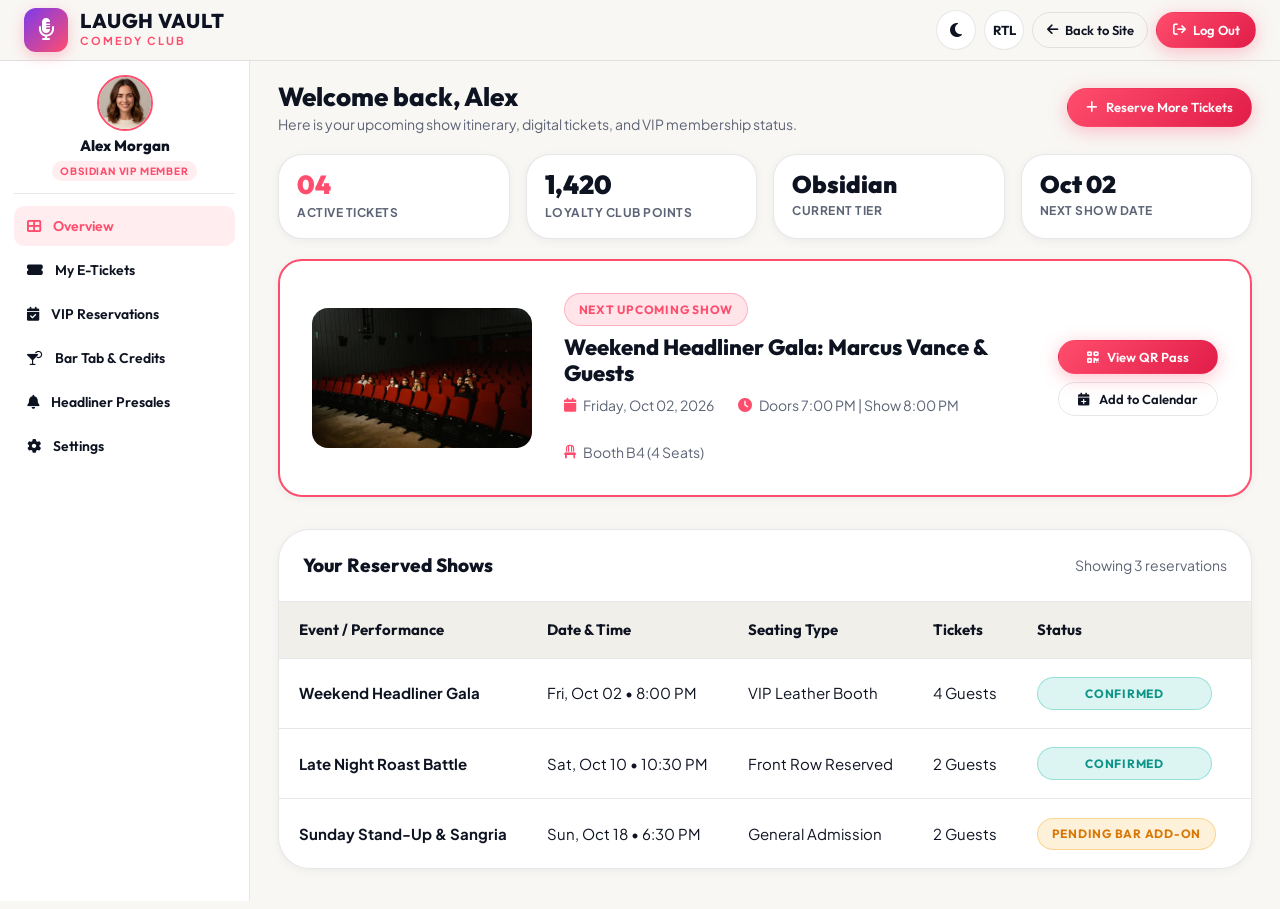
<file: dashboard.html>
<!DOCTYPE html>
<html lang="en" data-theme="light" dir="ltr">
<head>
  <meta charset="UTF-8">
  <meta name="viewport" content="width=device-width, initial-scale=1.0">
  <title>Patron Dashboard — The Laugh Vault Comedy Club</title>
  <meta name="description" content="View active e-tickets, manage VIP table reservations, and track loyalty cocktail rewards in your Laugh Vault dashboard.">
  
  <link rel="icon" type="image/svg+xml" href="assets/images/favicon.svg">
  <link rel="stylesheet" href="https://cdnjs.cloudflare.com/ajax/libs/font-awesome/6.5.1/css/all.min.css">
  <link rel="stylesheet" href="assets/css/style.css?v=2.9">
  <link rel="stylesheet" href="assets/css/responsive.css?v=2.9">
</head>
<body>

  <!-- Page Loader -->
  <div class="page-loader" id="pageLoader">
    <div class="loader-content">
      <div class="loader-icon-wrap">
        <div class="loader-mic-icon">
          <i class="fas fa-microphone-lines"></i>
        </div>
        <div class="loader-pulse-ring"></div>
        <div class="loader-pulse-ring delay"></div>
      </div>
      <div class="loader-brand-title">THE LAUGH VAULT</div>
      <div class="loader-brand-subtitle">LIVE ENTERTAINMENT &amp; COMEDY</div>
      <div class="loader-bar-wrap">
        <div class="loader-bar-fill"></div>
      </div>
    </div>
  </div>

  <!-- ==========================================================================
       DASHBOARD APP HEADER (Clean, Direct Actions matching Reference 2)
       ========================================================================== -->
  <header class="site-header dashboard-header" id="siteHeader">
    <div class="container dashboard-header-container">
      <nav class="navbar dashboard-navbar" aria-label="Dashboard Navigation">
        <!-- Brand Logo -->
        <a href="index.html" class="brand-logo">
          <div class="logo-icon"><i class="fas fa-microphone-lines"></i></div>
          <div class="brand-text">
            <span class="brand-title">LAUGH VAULT</span>
            <span class="brand-subtitle">COMEDY CLUB</span>
          </div>
        </a>

        <!-- Right Side Dashboard Actions (Exact Reference Match) -->
        <div class="nav-actions dashboard-actions">
          <button class="control-btn theme-toggle-btn" aria-label="Toggle Theme Mode">
            <i class="fas fa-moon"></i>
          </button>
          <button class="control-btn rtl-toggle-btn" aria-label="Toggle Text Direction">
            RTL
          </button>
          <a href="index.html" class="btn btn-outline btn-sm dashboard-back-btn">
            <i class="fas fa-arrow-left"></i> <span>Back to Site</span>
          </a>
          <a href="login.html" class="btn btn-primary btn-sm dashboard-logout-btn">
            <i class="fas fa-arrow-right-from-bracket"></i> <span>Log Out</span>
          </a>
        </div>
      </nav>
    </div>
  </header>

  <!-- ==========================================================================
       DASHBOARD WRAPPER
       ========================================================================== -->
  <div class="dashboard-layout">
    <!-- Sidebar -->
    <aside class="dashboard-sidebar">
      <div class="sidebar-user">
        <div class="sidebar-avatar">
          <img src="assets/images/dashboard/patron_avatar.jpg" alt="Alex Morgan" style="width: 100%; height: 100%; object-fit: cover;">
        </div>
        <div class="sidebar-user-name">Alex Morgan</div>
        <div class="sidebar-user-tier">OBSIDIAN VIP MEMBER</div>
      </div>

      <nav class="sidebar-nav">
        <a href="#overview" class="sidebar-nav-item active">
          <i class="fas fa-table-cells-large"></i>
          <span>Overview</span>
        </a>
        <a href="#tickets" class="sidebar-nav-item">
          <i class="fas fa-ticket-simple"></i>
          <span>My E-Tickets</span>
        </a>
        <a href="#reservations" class="sidebar-nav-item">
          <i class="fas fa-calendar-check"></i>
          <span>VIP Reservations</span>
        </a>
        <a href="#rewards" class="sidebar-nav-item">
          <i class="fas fa-cocktail"></i>
          <span>Bar Tab &amp; Credits</span>
        </a>
        <a href="#presales" class="sidebar-nav-item">
          <i class="fas fa-bell"></i>
          <span>Headliner Presales</span>
        </a>
        <a href="#settings" class="sidebar-nav-item">
          <i class="fas fa-gear"></i>
          <span>Settings</span>
        </a>
      </nav>
    </aside>

    <!-- Main Content -->
    <main class="dashboard-main">
      <div class="dashboard-container">

        <!-- ==========================================================================
             TAB 1: OVERVIEW
             ========================================================================== -->
        <section class="dash-tab-content active" id="overviewSection" data-tab="overview">
          <!-- Welcome Header -->
          <div class="dash-page-header">
            <div>
              <h1>Welcome back, Alex</h1>
              <p>Here is your upcoming show itinerary, digital tickets, and VIP membership status.</p>
            </div>
            <a href="shows.html" class="btn btn-primary btn-sm"><i class="fas fa-plus"></i> Reserve More Tickets</a>
          </div>

          <!-- Stat Cards -->
          <div class="dash-stat-grid">
            <div class="dash-stat-card">
              <div class="dash-stat-val">04</div>
              <div class="dash-stat-label">Active Tickets</div>
            </div>
            <div class="dash-stat-card">
              <div class="dash-stat-val" style="color: var(--color-accent-teal);">1,420</div>
              <div class="dash-stat-label">Loyalty Club Points</div>
            </div>
            <div class="dash-stat-card">
              <div class="dash-stat-val" style="color: var(--color-accent-amber); font-size: 1.5rem;">Obsidian</div>
              <div class="dash-stat-label">Current Tier</div>
            </div>
            <div class="dash-stat-card">
              <div class="dash-stat-val" style="color: var(--color-accent-violet); font-size: 1.5rem;">Oct 02</div>
              <div class="dash-stat-label">Next Show Date</div>
            </div>
          </div>

          <!-- Active Ticket Banner -->
          <div class="feature-card" style="margin-bottom: 2rem; padding: 2rem; background: var(--color-surface); border: 2px solid var(--color-accent);">
            <div style="display: grid; grid-template-columns: 220px 1fr auto; gap: 2rem; align-items: center;" class="e-ticket-card-responsive">
              <div style="border-radius: var(--radius-md); overflow: hidden; height: 140px;">
                <img src="assets/images/dashboard/ticket_preview.jpg" alt="Weekend Headliner Gala" style="width: 100%; height: 100%; object-fit: cover;">
              </div>
              <div>
                <span class="badge badge-coral" style="margin-bottom: 0.5rem;">NEXT UPCOMING SHOW</span>
                <h2 style="font-size: 1.375rem; font-weight: 800; margin-bottom: 0.25rem;">Weekend Headliner Gala: Marcus Vance &amp; Guests</h2>
                <div style="font-size: 0.875rem; color: var(--color-text-muted); display: flex; gap: 1.5rem; flex-wrap: wrap; margin-top: 0.5rem;">
                  <span style="display: inline-flex; align-items: center; gap: 0.45rem;"><i class="fas fa-calendar" style="color: var(--color-accent);"></i> Friday, Oct 02, 2026</span>
                  <span style="display: inline-flex; align-items: center; gap: 0.45rem;"><i class="fas fa-clock" style="color: var(--color-accent);"></i> Doors 7:00 PM | Show 8:00 PM</span>
                  <span style="display: inline-flex; align-items: center; gap: 0.45rem;"><i class="fas fa-chair" style="color: var(--color-accent);"></i> Booth B4 (4 Seats)</span>
                </div>
              </div>
              <div style="display: flex; flex-direction: column; gap: 0.5rem; min-width: 160px;">
                <button class="btn btn-primary btn-sm" onclick="alert('Digital Pass Downloaded! Show QR code at the door.')">
                  <i class="fas fa-qrcode"></i> View QR Pass
                </button>
                <button class="btn btn-outline btn-sm" onclick="alert('Calendar hold synced to your device.')">
                  <i class="fas fa-calendar-plus"></i> Add to Calendar
                </button>
              </div>
            </div>
          </div>

          <!-- Upcoming Bookings Table -->
          <div class="dash-table-card">
            <div style="padding: 1.5rem; border-bottom: 1px solid var(--color-border); display: flex; justify-content: space-between; align-items: center;">
              <h3 style="font-size: 1.1875rem; font-weight: 800;">Your Reserved Shows</h3>
              <span style="font-size: 0.875rem; color: var(--color-text-muted);">Showing 3 reservations</span>
            </div>

            <div style="overflow-x: auto;">
              <table class="dash-table">
                <thead>
                  <tr>
                    <th>Event / Performance</th>
                    <th>Date &amp; Time</th>
                    <th>Seating Type</th>
                    <th>Tickets</th>
                    <th>Status</th>
                    <th>Actions</th>
                  </tr>
                </thead>
                <tbody>
                  <tr>
                    <td><strong>Weekend Headliner Gala</strong></td>
                    <td>Fri, Oct 02 • 8:00 PM</td>
                    <td>VIP Leather Booth</td>
                    <td>4 Guests</td>
                    <td><span class="badge badge-teal">CONFIRMED</span></td>
                    <td><a href="#tickets" onclick="document.querySelector('a[href=\'#tickets\']').click()" style="color: var(--color-accent); font-weight: 700; font-size: 0.875rem;">View Pass</a></td>
                  </tr>
                  <tr>
                    <td><strong>Late Night Roast Battle</strong></td>
                    <td>Sat, Oct 10 • 10:30 PM</td>
                    <td>Front Row Reserved</td>
                    <td>2 Guests</td>
                    <td><span class="badge badge-teal">CONFIRMED</span></td>
                    <td><a href="#tickets" onclick="document.querySelector('a[href=\'#tickets\']').click()" style="color: var(--color-accent); font-weight: 700; font-size: 0.875rem;">View Pass</a></td>
                  </tr>
                  <tr>
                    <td><strong>Sunday Stand-Up &amp; Sangria</strong></td>
                    <td>Sun, Oct 18 • 6:30 PM</td>
                    <td>General Admission</td>
                    <td>2 Guests</td>
                    <td><span class="badge badge-amber">PENDING BAR ADD-ON</span></td>
                    <td><a href="#tickets" onclick="document.querySelector('a[href=\'#tickets\']').click()" style="color: var(--color-accent); font-weight: 700; font-size: 0.875rem;">View Pass</a></td>
                  </tr>
                </tbody>
              </table>
            </div>
          </div>
        </section>

        <!-- ==========================================================================
             TAB 2: MY E-TICKETS
             ========================================================================== -->
        <section class="dash-tab-content" id="ticketsSection" data-tab="tickets">
          <div class="dash-page-header">
            <div>
              <h1>My E-Tickets &amp; Passes</h1>
              <p>Access scannable digital passes, booth assignments, and mobile wallet passes.</p>
            </div>
            <a href="tickets.html" class="btn btn-primary btn-sm"><i class="fas fa-ticket"></i> Buy More Tickets</a>
          </div>

          <!-- Active Ticket List -->
          <div class="dash-ticket-card">
            <div style="display: grid; grid-template-columns: 180px 1fr auto; gap: 1.5rem; align-items: center;" class="e-ticket-card-responsive">
              <div style="border-radius: var(--radius-md); overflow: hidden; height: 120px;">
                <img src="assets/images/dashboard/ticket_preview.jpg" alt="Weekend Headliner Gala" style="width: 100%; height: 100%; object-fit: cover;">
              </div>
              <div>
                <div style="display: flex; gap: 0.5rem; align-items: center; margin-bottom: 0.35rem; flex-wrap: wrap;">
                  <span class="badge badge-emerald">CONFIRMED &amp; ACTIVE</span>
                  <span style="font-size: 0.75rem; color: var(--color-text-muted); font-family: monospace;">PASS #LV-2026-88941</span>
                </div>
                <h3 style="font-size: 1.25rem; font-weight: 800; margin-bottom: 0.35rem;">Weekend Headliner Gala: Marcus Vance &amp; Guests</h3>
                <div class="ticket-meta-list">
                  <div class="ticket-meta-row">
                    <i class="fas fa-calendar-days"></i>
                    <span>Fri, Oct 02, 2026 • Doors 7:00 PM | Show 8:00 PM</span>
                  </div>
                  <div class="ticket-meta-row">
                    <i class="fas fa-chair"></i>
                    <span>Booth B4 (4 Seats Reserved)</span>
                  </div>
                </div>
              </div>
              <div style="display: flex; flex-direction: column; gap: 0.5rem; min-width: 150px;">
                <button class="btn btn-primary btn-sm" onclick="alert('Digital Pass QR Code #LV-2026-88941 is verified for admission!')">
                  <i class="fas fa-qrcode"></i> View QR Code
                </button>
                <button class="btn btn-outline btn-sm" onclick="alert('Apple/Google Wallet Pass generated and sent to alex.morgan@example.com.')">
                  <i class="fas fa-download"></i> Save to Wallet
                </button>
              </div>
            </div>
          </div>

          <div class="dash-ticket-card">
            <div style="display: grid; grid-template-columns: 180px 1fr auto; gap: 1.5rem; align-items: center;" class="e-ticket-card-responsive">
              <div style="border-radius: var(--radius-md); overflow: hidden; height: 120px;">
                <img src="assets/images/shows/roast_1.jpg" alt="Late Night Roast Battle" style="width: 100%; height: 100%; object-fit: cover;">
              </div>
              <div>
                <div style="display: flex; gap: 0.5rem; align-items: center; margin-bottom: 0.35rem; flex-wrap: wrap;">
                  <span class="badge badge-emerald">CONFIRMED &amp; ACTIVE</span>
                  <span style="font-size: 0.75rem; color: var(--color-text-muted); font-family: monospace;">PASS #LV-2026-90412</span>
                </div>
                <h3 style="font-size: 1.25rem; font-weight: 800; margin-bottom: 0.35rem;">Late Night Roast Battle Championship</h3>
                <div class="ticket-meta-list">
                  <div class="ticket-meta-row">
                    <i class="fas fa-calendar-days"></i>
                    <span>Sat, Oct 10, 2026 • Doors 10:00 PM | Show 10:30 PM</span>
                  </div>
                  <div class="ticket-meta-row">
                    <i class="fas fa-chair"></i>
                    <span>Front Row Table A2 (2 Seats Reserved)</span>
                  </div>
                </div>
              </div>
              <div style="display: flex; flex-direction: column; gap: 0.5rem; min-width: 150px;">
                <button class="btn btn-primary btn-sm" onclick="alert('Digital Pass QR Code #LV-2026-90412 is verified for admission!')">
                  <i class="fas fa-qrcode"></i> View QR Code
                </button>
                <button class="btn btn-outline btn-sm" onclick="alert('Apple/Google Wallet Pass generated and sent to alex.morgan@example.com.')">
                  <i class="fas fa-download"></i> Save to Wallet
                </button>
              </div>
            </div>
          </div>

          <div class="dash-ticket-card">
            <div style="display: grid; grid-template-columns: 180px 1fr auto; gap: 1.5rem; align-items: center;" class="e-ticket-card-responsive">
              <div style="border-radius: var(--radius-md); overflow: hidden; height: 120px;">
                <img src="assets/images/shows/standup_1.jpg" alt="Sunday Stand-Up &amp; Sangria" style="width: 100%; height: 100%; object-fit: cover;">
              </div>
              <div>
                <div style="display: flex; gap: 0.5rem; align-items: center; margin-bottom: 0.35rem; flex-wrap: wrap;">
                  <span class="badge badge-amber">PENDING BAR UPGRADE</span>
                  <span style="font-size: 0.75rem; color: var(--color-text-muted); font-family: monospace;">PASS #LV-2026-91823</span>
                </div>
                <h3 style="font-size: 1.25rem; font-weight: 800; margin-bottom: 0.35rem;">Sunday Stand-Up &amp; Sangria Soirée</h3>
                <div class="ticket-meta-list">
                  <div class="ticket-meta-row">
                    <i class="fas fa-calendar-days"></i>
                    <span>Sun, Oct 18, 2026 • Doors 5:45 PM | Show 6:30 PM</span>
                  </div>
                  <div class="ticket-meta-row">
                    <i class="fas fa-chair"></i>
                    <span>Main Floor Table C1 (2 Seats Reserved)</span>
                  </div>
                </div>
              </div>
              <div style="display: flex; flex-direction: column; gap: 0.5rem; min-width: 150px;">
                <button class="btn btn-primary btn-sm" onclick="alert('Digital Pass QR Code #LV-2026-91823 is verified for admission!')">
                  <i class="fas fa-qrcode"></i> View QR Code
                </button>
                <button class="btn btn-outline btn-sm" onclick="alert('Apple/Google Wallet Pass generated and sent to alex.morgan@example.com.')">
                  <i class="fas fa-download"></i> Save to Wallet
                </button>
              </div>
            </div>
          </div>

          <!-- Past Show Attendance History -->
          <div class="dash-table-card" style="margin-top: 2rem;">
            <div style="padding: 1.5rem; border-bottom: 1px solid var(--color-border);">
              <h3 style="font-size: 1.1875rem; font-weight: 800;">Past Attended Shows</h3>
            </div>
            <div style="overflow-x: auto;">
              <table class="dash-table">
                <thead>
                  <tr>
                    <th>Past Show</th>
                    <th>Date Attended</th>
                    <th>Seating</th>
                    <th>Receipt</th>
                    <th>Rating</th>
                  </tr>
                </thead>
                <tbody>
                  <tr>
                    <td><strong>Gotham Stand-Up Showcase</strong></td>
                    <td>Sep 12, 2026</td>
                    <td>Booth A1</td>
                    <td><a href="#" onclick="alert('Official VAT Receipt PDF sent to your email.'); return false;" style="color: var(--color-accent); font-weight: 600;"><i class="fas fa-file-pdf"></i> Receipt</a></td>
                    <td><span style="color: var(--color-accent-amber);"><i class="fas fa-star"></i><i class="fas fa-star"></i><i class="fas fa-star"></i><i class="fas fa-star"></i><i class="fas fa-star"></i></span></td>
                  </tr>
                  <tr>
                    <td><strong>Sarah Silverman Secret Drop-In</strong></td>
                    <td>Aug 28, 2026</td>
                    <td>VIP Front Stage</td>
                    <td><a href="#" onclick="alert('Official VAT Receipt PDF sent to your email.'); return false;" style="color: var(--color-accent); font-weight: 600;"><i class="fas fa-file-pdf"></i> Receipt</a></td>
                    <td><span style="color: var(--color-accent-amber);"><i class="fas fa-star"></i><i class="fas fa-star"></i><i class="fas fa-star"></i><i class="fas fa-star"></i><i class="fas fa-star"></i></span></td>
                  </tr>
                </tbody>
              </table>
            </div>
          </div>
        </section>

        <!-- ==========================================================================
             TAB 3: VIP RESERVATIONS
             ========================================================================== -->
        <section class="dash-tab-content" id="reservationsSection" data-tab="reservations">
          <div class="dash-page-header">
            <div>
              <h1>VIP Lounge &amp; Booth Reservations</h1>
              <p>Exclusive table privileges, dedicated host concierge, and bottle service perks.</p>
            </div>
            <a href="vip.html" class="btn btn-primary btn-sm"><i class="fas fa-crown"></i> VIP Membership Guide</a>
          </div>

          <!-- VIP Benefits Banner -->
          <div class="feature-card" style="margin-bottom: 2rem; padding: 2rem; background: var(--color-surface); border: 2px solid var(--color-secondary);">
            <div style="display: flex; justify-content: space-between; align-items: center; flex-wrap: wrap; gap: 1rem; margin-bottom: 1rem;">
              <div>
                <span class="badge badge-violet">MEMBERSHIP TIER</span>
                <h2 style="font-size: 1.5rem; font-weight: 800; margin-top: 0.25rem;">Obsidian VIP Status • Active through Dec 2027</h2>
              </div>
              <span class="badge badge-emerald" style="font-size: 0.875rem; padding: 0.5rem 1rem;"><i class="fas fa-check-circle"></i> Concierge Active</span>
            </div>
            <div class="grid-3" style="margin-top: 1.5rem;">
              <div style="background: var(--color-surface-soft); padding: 1rem; border-radius: var(--radius-md); border: 1px solid var(--color-border);">
                <div style="color: var(--color-secondary); font-size: 1.25rem; margin-bottom: 0.25rem;"><i class="fas fa-champagne-glasses"></i></div>
                <strong style="display: block; font-size: 0.9375rem; margin-bottom: 0.25rem;">Complimentary Mixology</strong>
                <p style="font-size: 0.8125rem; margin: 0;">1 Signature cocktail per guest on arrival.</p>
              </div>
              <div style="background: var(--color-surface-soft); padding: 1rem; border-radius: var(--radius-md); border: 1px solid var(--color-border);">
                <div style="color: var(--color-secondary); font-size: 1.25rem; margin-bottom: 0.25rem;"><i class="fas fa-user-tie"></i></div>
                <strong style="display: block; font-size: 0.9375rem; margin-bottom: 0.25rem;">Dedicated VIP Host</strong>
                <p style="font-size: 0.8125rem; margin: 0;">Marcus D. assigned as your private host.</p>
              </div>
              <div style="background: var(--color-surface-soft); padding: 1rem; border-radius: var(--radius-md); border: 1px solid var(--color-border);">
                <div style="color: var(--color-secondary); font-size: 1.25rem; margin-bottom: 0.25rem;"><i class="fas fa-bolt"></i></div>
                <strong style="display: block; font-size: 0.9375rem; margin-bottom: 0.25rem;">Zero Booking Surcharges</strong>
                <p style="font-size: 0.8125rem; margin: 0;">100% waived ticketing and service fees.</p>
              </div>
            </div>
          </div>

          <!-- Concierge Request Box -->
          <div class="feature-card" style="background: var(--color-surface); border: 1px solid var(--color-border); margin-top: 1rem;">
            <div style="text-align: center; margin-bottom: 1.5rem;">
              <h3 style="font-size: 1.25rem; font-weight: 800; margin-bottom: 0.5rem; text-align: center; line-height: 1.3;">
                <i class="fas fa-concierge-bell" style="color: var(--color-accent); margin-inline-end: 0.45rem;"></i>Submit VIP Concierge Request
              </h3>
              <p style="font-size: 0.875rem; color: var(--color-text-muted); max-width: 600px; margin: 0 auto; text-align: center; line-height: 1.5;">Need special celebratory arrangements, bottle service brands, or dietary adjustments for an upcoming reservation?</p>
            </div>
            <form class="dash-concierge-form" onsubmit="alert('VIP Concierge request logged! Host Marcus D. will contact you within 2 hours.'); return false;">
              <div class="dash-form-grid">
                <div class="dash-form-group">
                  <label>Select Upcoming Show</label>
                  <select>
                    <option>Weekend Headliner Gala (Oct 02 - Booth B4)</option>
                    <option>Late Night Roast Battle (Oct 10 - Table A2)</option>
                    <option>Sunday Stand-Up &amp; Sangria (Oct 18 - Table C1)</option>
                  </select>
                </div>
                <div class="dash-form-group">
                  <label>Service / Celebration Type</label>
                  <select>
                    <option>Private Bottle Service Request</option>
                    <option>Birthday / Anniversary Stage Shoutout</option>
                    <option>Dietary &amp; Non-Alcoholic Mocktail Pairings</option>
                    <option>Green Room Meet &amp; Greet Inquiries</option>
                  </select>
                </div>
              </div>
              <div class="dash-form-group">
                <label>Special Instructions &amp; Requests</label>
                <textarea rows="3" placeholder="Tell your VIP host about champagne preferences, guest names, or arrival timing..."></textarea>
              </div>
              <div style="display: flex; justify-content: center; margin-top: 1rem;">
                <button type="submit" class="btn btn-primary btn-sm"><i class="fas fa-paper-plane"></i> Send to VIP Concierge</button>
              </div>
            </form>
          </div>
        </section>

        <!-- ==========================================================================
             TAB 4: BAR TAB & CREDITS
             ========================================================================== -->
        <section class="dash-tab-content" id="rewardsSection" data-tab="rewards">
          <div class="dash-page-header">
            <div>
              <h1>Bar Tab, Mixology &amp; Club Credits</h1>
              <p>Live lounge spending overview, cocktail loyalty point redemption, and instant digital top-up.</p>
            </div>
            <button class="btn btn-primary btn-sm" onclick="alert('Instant Top-Up $50.00 loaded to Bar Tab!')"><i class="fas fa-wallet"></i> Top-Up Bar Balance</button>
          </div>

          <!-- Balances Grid -->
          <div class="grid-3" style="margin-bottom: 2rem;">
            <div class="dash-stat-card" style="border-left: 4px solid var(--color-accent);">
              <div class="dash-stat-val">$145.00</div>
              <div class="dash-stat-label">Current Bar Balance</div>
              <p style="font-size: 0.8125rem; color: var(--color-text-muted); margin-top: 0.5rem;">Auto-applies at lounge tables &amp; speakeasy.</p>
            </div>
            <div class="dash-stat-card" style="border-left: 4px solid var(--color-accent-teal);">
              <div class="dash-stat-val" style="color: var(--color-accent-teal);">1,420</div>
              <div class="dash-stat-label">Loyalty Club Points</div>
              <p style="font-size: 0.8125rem; color: var(--color-text-muted); margin-top: 0.5rem;">Value: <strong>$71.00</strong> in free mixology rewards.</p>
            </div>
            <div class="dash-stat-card" style="border-left: 4px solid var(--color-secondary);">
              <div class="dash-stat-val" style="color: var(--color-secondary);">$320.00</div>
              <div class="dash-stat-label">Lifetime Club Savings</div>
              <p style="font-size: 0.8125rem; color: var(--color-text-muted); margin-top: 0.5rem;">Via Obsidian VIP discounts and loyalty rewards.</p>
            </div>
          </div>

          <!-- Redeemable Cocktails -->
          <h3 style="font-size: 1.25rem; font-weight: 800; margin-bottom: 1rem;">Redeem Points for Signature Mixology</h3>
          <div class="grid-3" style="margin-bottom: 2rem;">
            <div style="background: var(--color-surface); border: 1px solid var(--color-border); border-radius: var(--radius-lg); padding: 1.25rem; display: flex; flex-direction: column; justify-content: space-between;">
              <div>
                <span class="badge badge-amber" style="margin-bottom: 0.5rem;">250 POINTS</span>
                <h4 style="font-size: 1.0625rem; font-weight: 700; margin-bottom: 0.25rem;">Smoked Rosemary Old Fashioned</h4>
                <p style="font-size: 0.8125rem; color: var(--color-text-muted);">Bulleit bourbon, bitters, torched rosemary essence ($22 value).</p>
              </div>
              <button class="btn btn-outline btn-sm" style="margin-top: 1rem;" onclick="alert('Voucher redeemed! Bartender code #ROSEMARY-250 added to your tab.')">Redeem Drink</button>
            </div>
            <div style="background: var(--color-surface); border: 1px solid var(--color-border); border-radius: var(--radius-lg); padding: 1.25rem; display: flex; flex-direction: column; justify-content: space-between;">
              <div>
                <span class="badge badge-amber" style="margin-bottom: 0.5rem;">400 POINTS</span>
                <h4 style="font-size: 1.0625rem; font-weight: 700; margin-bottom: 0.25rem;">Artisanal Charcuterie &amp; Flatbread</h4>
                <p style="font-size: 0.8125rem; color: var(--color-text-muted);">Imported prosciutto, aged gruyère, truffle honey ($35 value).</p>
              </div>
              <button class="btn btn-outline btn-sm" style="margin-top: 1rem;" onclick="alert('Voucher redeemed! Kitchen code #CHARCUTERIE-400 added to your tab.')">Redeem Food</button>
            </div>
            <div style="background: var(--color-surface); border: 1px solid var(--color-border); border-radius: var(--radius-lg); padding: 1.25rem; display: flex; flex-direction: column; justify-content: space-between;">
              <div>
                <span class="badge badge-amber" style="margin-bottom: 0.5rem;">750 POINTS</span>
                <h4 style="font-size: 1.0625rem; font-weight: 700; margin-bottom: 0.25rem;">Obsidian Champagne Tasting Flight</h4>
                <p style="font-size: 0.8125rem; color: var(--color-text-muted);">3 premium grand cru pours served stage-side ($65 value).</p>
              </div>
              <button class="btn btn-outline btn-sm" style="margin-top: 1rem;" onclick="alert('Voucher redeemed! Sommelier flight code #CHAMPAGNE-750 added to your tab.')">Redeem Flight</button>
            </div>
          </div>

          <!-- Transaction History Table -->
          <div class="dash-table-card">
            <div style="padding: 1.5rem; border-bottom: 1px solid var(--color-border);">
              <h3 style="font-size: 1.1875rem; font-weight: 800;">Recent Lounge Transactions</h3>
            </div>
            <div style="overflow-x: auto;">
              <table class="dash-table">
                <thead>
                  <tr>
                    <th>Date</th>
                    <th>Description</th>
                    <th>Location</th>
                    <th>Amount</th>
                    <th>Points</th>
                    <th>Status</th>
                  </tr>
                </thead>
                <tbody>
                  <tr>
                    <td>Sep 12, 2026</td>
                    <td>2x Velvet Mule + Truffle Fries</td>
                    <td>Booth A1 Table</td>
                    <td>$48.50</td>
                    <td><strong style="color: var(--color-accent-teal);">+96 pts</strong></td>
                    <td><span class="badge badge-teal">PAID</span></td>
                  </tr>
                  <tr>
                    <td>Aug 28, 2026</td>
                    <td>Obsidian Bottle Service (Veuve Clicquot)</td>
                    <td>VIP Stage Right</td>
                    <td>$185.00</td>
                    <td><strong style="color: var(--color-accent-teal);">+370 pts</strong></td>
                    <td><span class="badge badge-teal">PAID</span></td>
                  </tr>
                  <tr>
                    <td>Aug 14, 2026</td>
                    <td>Digital Account Pre-Load</td>
                    <td>Online Top-Up</td>
                    <td>+$100.00</td>
                    <td><strong style="color: var(--color-accent-teal);">+100 pts</strong></td>
                    <td><span class="badge badge-teal">CREDITED</span></td>
                  </tr>
                </tbody>
              </table>
            </div>
          </div>
        </section>

        <!-- ==========================================================================
             TAB 5: HEADLINER PRESALES
             ========================================================================== -->
        <section class="dash-tab-content" id="presalesSection" data-tab="presales">
          <div class="dash-page-header">
            <div>
              <h1>Headliner Presales &amp; Early Drops</h1>
              <p>Obsidian VIP 48-Hour advance access window before public general on-sale.</p>
            </div>
            <button class="btn btn-outline btn-sm" onclick="alert('Presale drop feeds synchronized!')"><i class="fas fa-rotate"></i> Refresh Early Drops</button>
          </div>

          <!-- Presale Cards -->
          <div class="dash-ticket-card" style="border: 2px solid var(--color-accent); background: var(--color-surface);">
            <div style="display: grid; grid-template-columns: 180px 1fr auto; gap: 1.5rem; align-items: center;" class="e-ticket-card-responsive">
              <div style="border-radius: var(--radius-md); overflow: hidden; height: 120px;">
                <img src="assets/images/shows/show_headliner.jpg" alt="Dave Chappelle Pop-In" style="width: 100%; height: 100%; object-fit: cover;">
              </div>
              <div>
                <div style="display: flex; gap: 0.5rem; align-items: center; margin-bottom: 0.35rem; flex-wrap: wrap;">
                  <span class="badge badge-coral">PRESALE CLOSES IN 18 HOURS</span>
                  <span class="badge badge-violet">OBSIDIAN EXCLUSIVE</span>
                </div>
                <h3 style="font-size: 1.25rem; font-weight: 800; margin-bottom: 0.35rem;">Dave Chappelle &amp; Surprise Guests (Secret Intimate Pop-In)</h3>
                <div class="ticket-meta-list">
                  <div class="ticket-meta-row">
                    <i class="fas fa-calendar-days"></i>
                    <span>Nov 06–08, 2026 • 2 Shows Nightly • Strict No-Phone Showroom</span>
                  </div>
                </div>
                <div style="font-size: 0.8125rem; background: var(--color-surface-soft); padding: 0.4rem 0.8rem; border-radius: var(--radius-sm); display: inline-block; margin-top: 0.25rem;">
                  Your Presale Access Code: <strong style="color: var(--color-accent); font-family: monospace;">OBSIDIAN-VAULT-26</strong>
                </div>
              </div>
              <div>
                <a href="tickets.html" class="btn btn-primary btn-sm">
                  <i class="fas fa-lock-open"></i> Unlock VIP Seats
                </a>
              </div>
            </div>
          </div>

          <div class="dash-ticket-card">
            <div style="display: grid; grid-template-columns: 180px 1fr auto; gap: 1.5rem; align-items: center;" class="e-ticket-card-responsive">
              <div style="border-radius: var(--radius-md); overflow: hidden; height: 120px;">
                <img src="assets/images/shows/roast_2.jpg" alt="Ali Wong Tour" style="width: 100%; height: 100%; object-fit: cover;">
              </div>
              <div>
                <div style="display: flex; gap: 0.5rem; align-items: center; margin-bottom: 0.35rem; flex-wrap: wrap;">
                  <span class="badge badge-amber">EARLY DROP OPENS OCT 01</span>
                </div>
                <h3 style="font-size: 1.25rem; font-weight: 800; margin-bottom: 0.35rem;">Ali Wong: Raw &amp; Unfiltered World Tour Preview</h3>
                <div class="ticket-meta-list">
                  <div class="ticket-meta-row">
                    <i class="fas fa-calendar-days"></i>
                    <span>Nov 20–22, 2026 • Main Stage Showroom</span>
                  </div>
                </div>
              </div>
              <div>
                <button class="btn btn-outline btn-sm" onclick="alert('SMS Priority Alert configured for Ali Wong tickets!')">
                  <i class="fas fa-bell"></i> Set SMS Alert
                </button>
              </div>
            </div>
          </div>

          <div class="dash-ticket-card">
            <div style="display: grid; grid-template-columns: 180px 1fr auto; gap: 1.5rem; align-items: center;" class="e-ticket-card-responsive">
              <div style="border-radius: var(--radius-md); overflow: hidden; height: 120px;">
                <img src="assets/images/shows/standup_2.jpg" alt="Trevor Noah" style="width: 100%; height: 100%; object-fit: cover;">
              </div>
              <div>
                <div style="display: flex; gap: 0.5rem; align-items: center; margin-bottom: 0.35rem; flex-wrap: wrap;">
                  <span class="badge badge-teal">EARLY DROP OPENS OCT 15</span>
                </div>
                <h3 style="font-size: 1.25rem; font-weight: 800; margin-bottom: 0.35rem;">Trevor Noah: Off The Record Stand-Up Night</h3>
                <div class="ticket-meta-list">
                  <div class="ticket-meta-row">
                    <i class="fas fa-calendar-days"></i>
                    <span>Dec 04–06, 2026 • Main Stage Showroom</span>
                  </div>
                </div>
              </div>
              <div>
                <button class="btn btn-outline btn-sm" onclick="alert('Added to priority waitlist for Trevor Noah!')">
                  <i class="fas fa-list-check"></i> Join Priority Queue
                </button>
              </div>
            </div>
          </div>
        </section>

        <!-- ==========================================================================
             TAB 6: SETTINGS
             ========================================================================== -->
        <section class="dash-tab-content" id="settingsSection" data-tab="settings">
          <div class="dash-page-header">
            <div>
              <h1>Patron Account &amp; Preferences</h1>
              <p>Manage your personal profile, notification alerts, password credentials, and view settings.</p>
            </div>
            <button class="btn btn-primary btn-sm" onclick="alert('Account preferences updated successfully!')"><i class="fas fa-floppy-disk"></i> Save Changes</button>
          </div>

          <div class="feature-card" style="padding: 2rem; background: var(--color-surface); border: 1px solid var(--color-border); margin-bottom: 2rem;">
            <h3 style="font-size: 1.25rem; font-weight: 800; margin-bottom: 1.25rem;">Personal Profile</h3>
            <form onsubmit="alert('Personal information updated!'); return false;">
              <div class="dash-form-grid">
                <div class="dash-form-group">
                  <label>First Name</label>
                  <input type="text" value="Alex">
                </div>
                <div class="dash-form-group">
                  <label>Last Name</label>
                  <input type="text" value="Morgan">
                </div>
                <div class="dash-form-group">
                  <label>Email Address</label>
                  <input type="email" value="alex.morgan@example.com">
                </div>
                <div class="dash-form-group">
                  <label>Phone Number</label>
                  <input type="tel" value="+1 (555) 234-8901">
                </div>
                <div class="dash-form-group">
                  <label>Preferred Seating Area</label>
                  <select>
                    <option selected>VIP Stage-Side Leather Booth</option>
                    <option>Front Row Intimate Table</option>
                    <option>Elevated Speakeasy Mezzanine</option>
                    <option>Main Floor Center</option>
                  </select>
                </div>
                <div class="dash-form-group">
                  <label>Birthday (For Annual Champagne Perk)</label>
                  <input type="text" value="October 14">
                </div>
              </div>
              <button type="submit" class="btn btn-outline btn-sm">Update Profile Info</button>
            </form>
          </div>

          <!-- Notification & Communication -->
          <div class="feature-card" style="padding: 2rem; background: var(--color-surface); border: 1px solid var(--color-border); margin-bottom: 2rem;">
            <h3 style="font-size: 1.25rem; font-weight: 800; margin-bottom: 1rem;">Notification &amp; Alert Preferences</h3>
            <div style="display: flex; flex-direction: column; gap: 1rem;">
              <label style="display: flex; align-items: center; gap: 0.75rem; cursor: pointer;">
                <input type="checkbox" checked style="width: 18px; height: 18px; accent-color: var(--color-accent);">
                <div>
                  <strong>SMS Show &amp; Door Time Reminders</strong>
                  <p style="font-size: 0.8125rem; color: var(--color-text-muted); margin: 0;">Receive an SMS alert 2 hours prior to showtime with parking &amp; door opening updates.</p>
                </div>
              </label>
              <label style="display: flex; align-items: center; gap: 0.75rem; cursor: pointer;">
                <input type="checkbox" checked style="width: 18px; height: 18px; accent-color: var(--color-accent);">
                <div>
                  <strong>Headliner Presale 48-Hour Alerts</strong>
                  <p style="font-size: 0.8125rem; color: var(--color-text-muted); margin: 0;">Immediate notification when secret headliners add pop-in shows to the calendar.</p>
                </div>
              </label>
              <label style="display: flex; align-items: center; gap: 0.75rem; cursor: pointer;">
                <input type="checkbox" checked style="width: 18px; height: 18px; accent-color: var(--color-accent);">
                <div>
                  <strong>Bar Tab Digital Receipts</strong>
                  <p style="font-size: 0.8125rem; color: var(--color-text-muted); margin: 0;">Email itemized drinks &amp; dining receipts automatically at close of night.</p>
                </div>
              </label>
            </div>
          </div>

          <!-- Security Settings -->
          <div class="feature-card" style="padding: 2rem; background: var(--color-surface); border: 1px solid var(--color-border);">
            <h3 style="font-size: 1.25rem; font-weight: 800; margin-bottom: 1.5rem;">Security &amp; Password</h3>
            <form onsubmit="alert('Password updated successfully!'); return false;">
              <div class="dash-form-grid">
                <div class="dash-form-group">
                  <label>Current Password</label>
                  <input type="password" placeholder="••••••••••••">
                </div>
                <div class="dash-form-group">
                  <label>New Password</label>
                  <input type="password" placeholder="Minimum 8 characters">
                </div>
              </div>
              <button type="submit" class="btn btn-outline btn-sm" style="margin-top: 0.5rem;">Update Password</button>
            </form>
          </div>
        </section>

      </div>
    </main>
  </div>

  <script src="assets/js/main.js?v=2.9"></script>
</body>
</html>
</file>
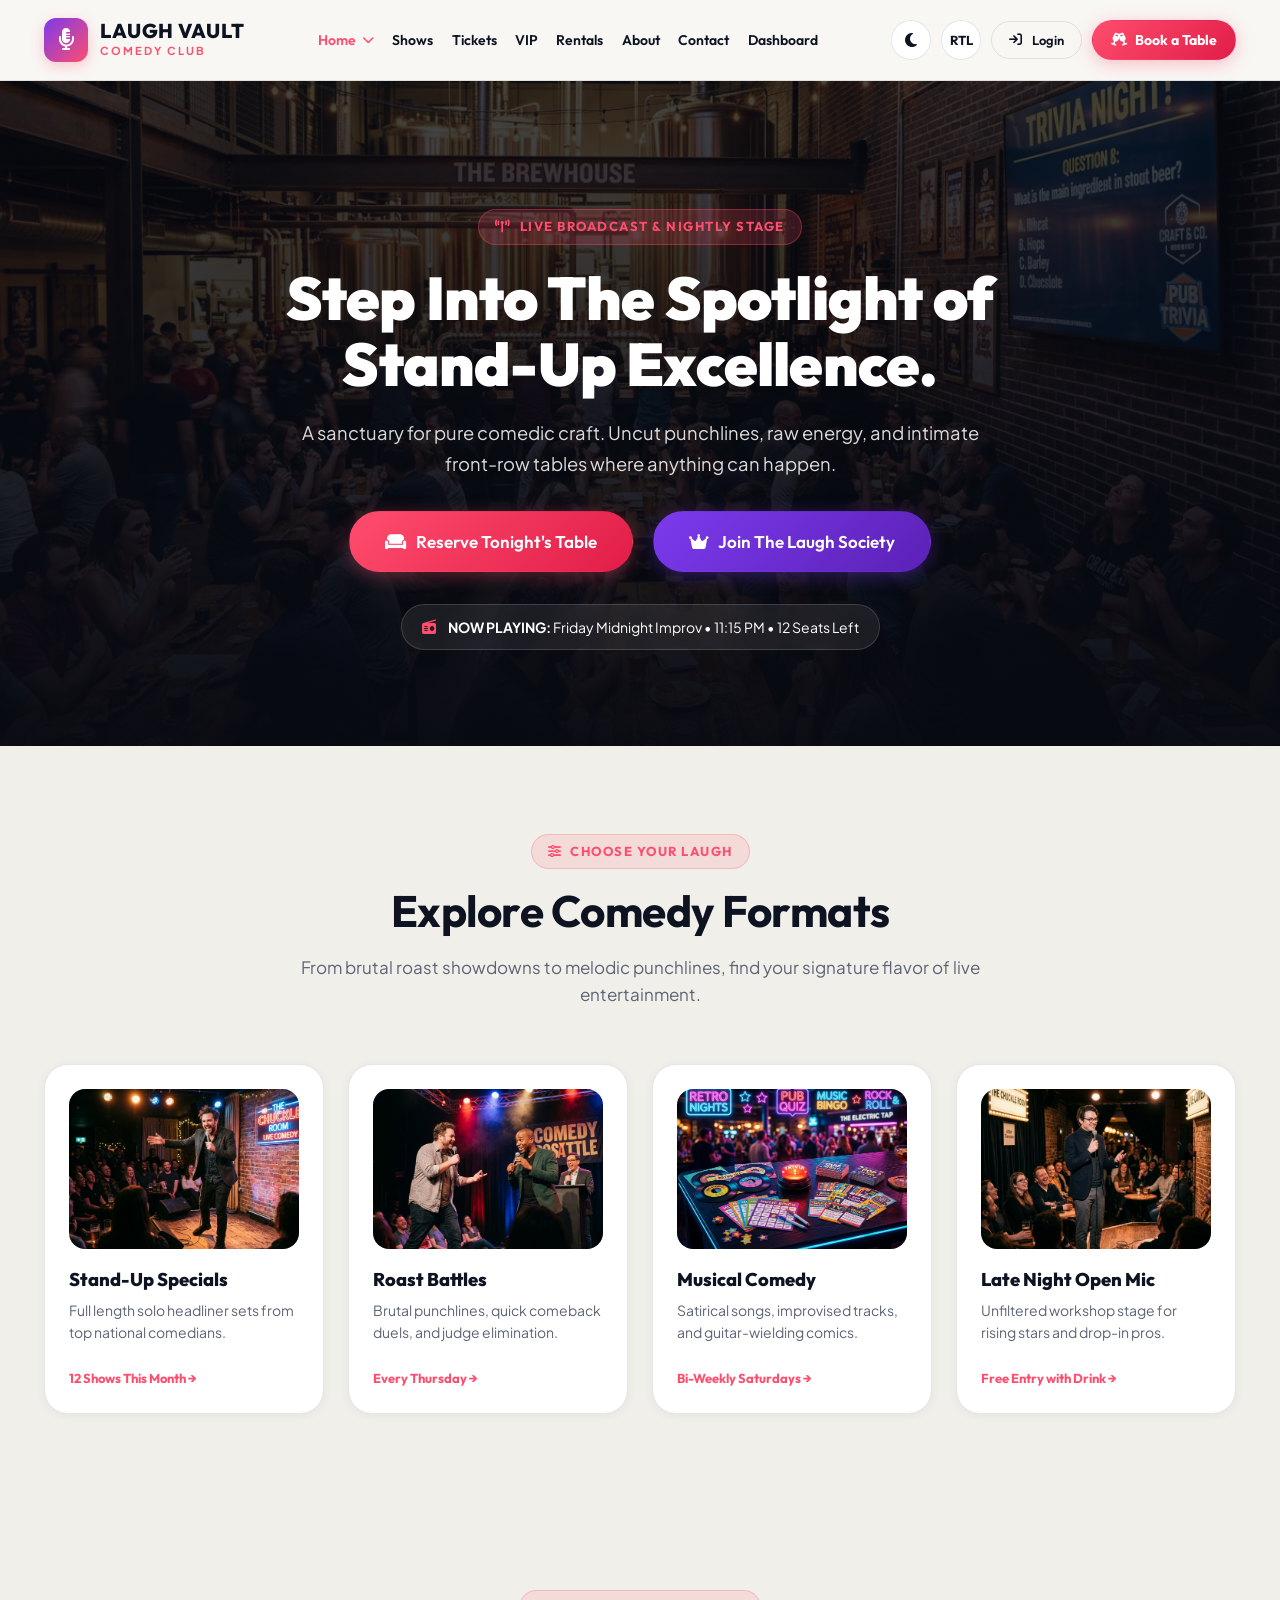
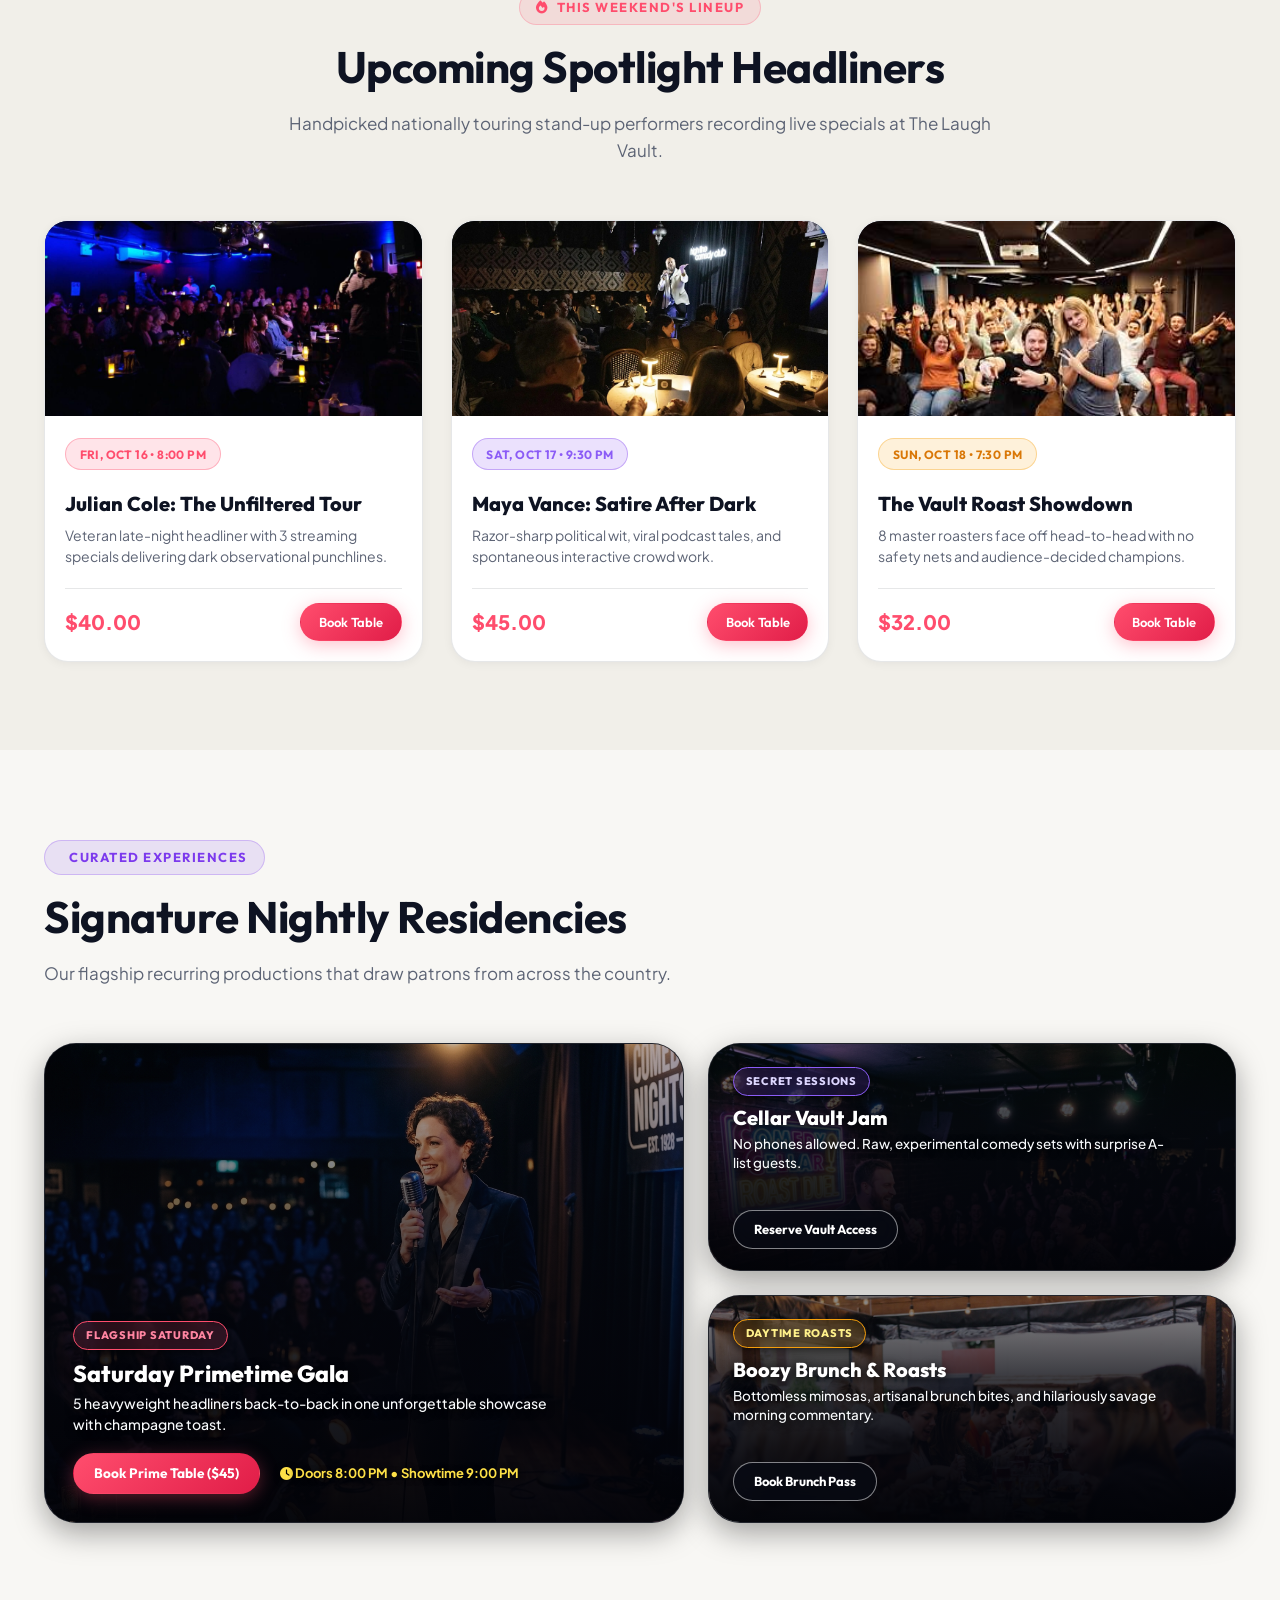
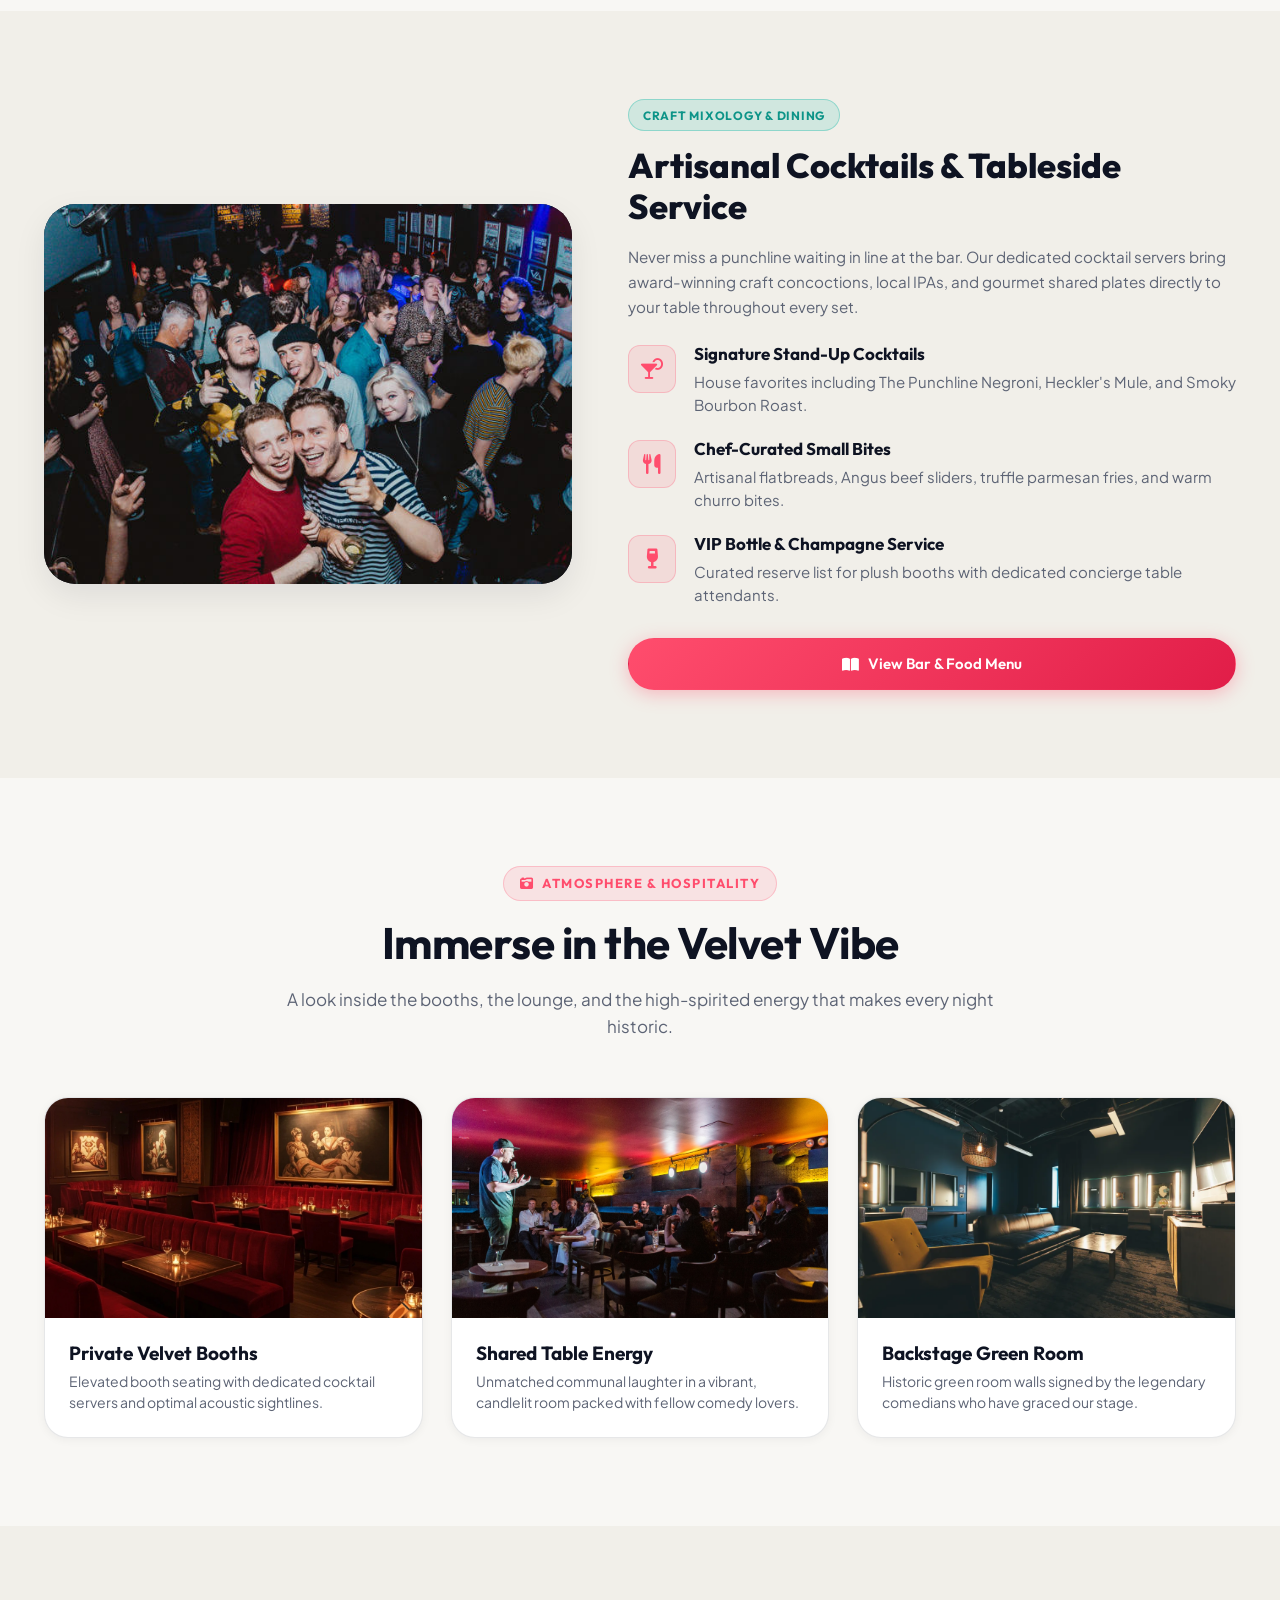
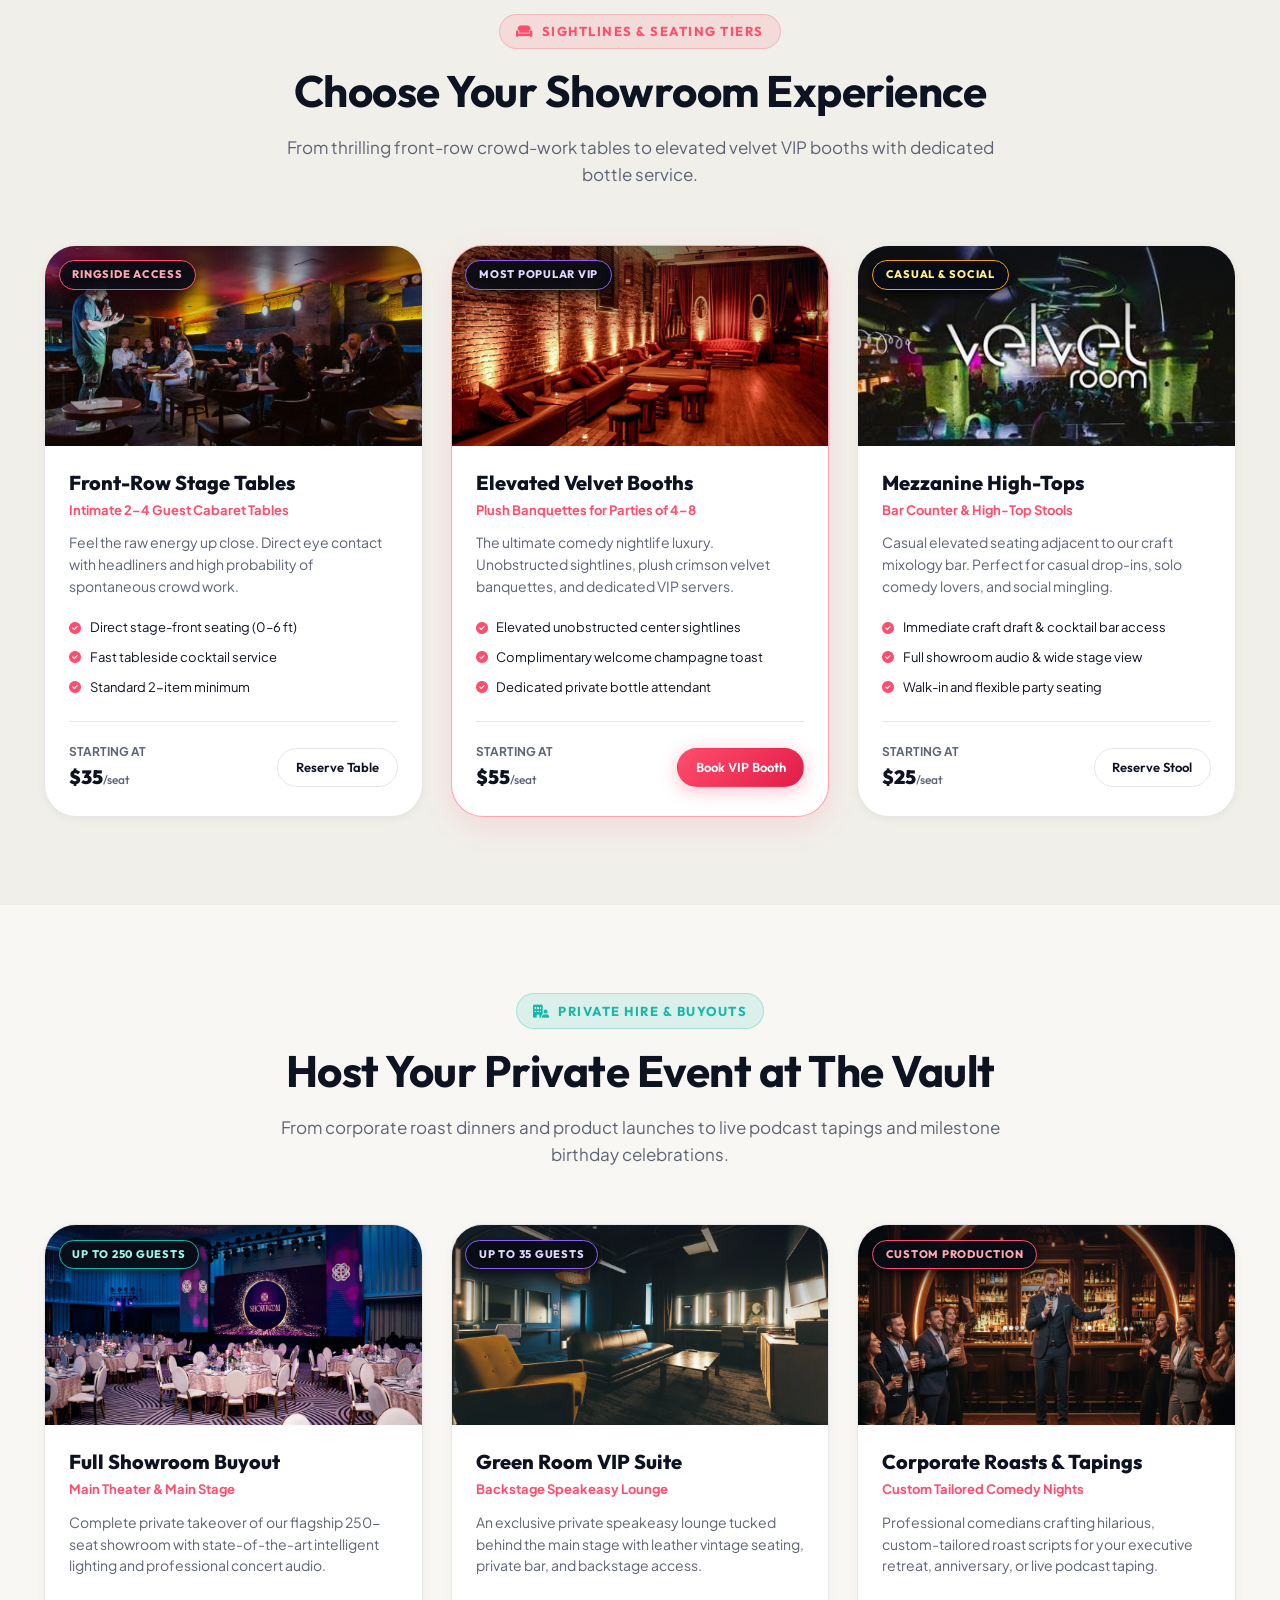
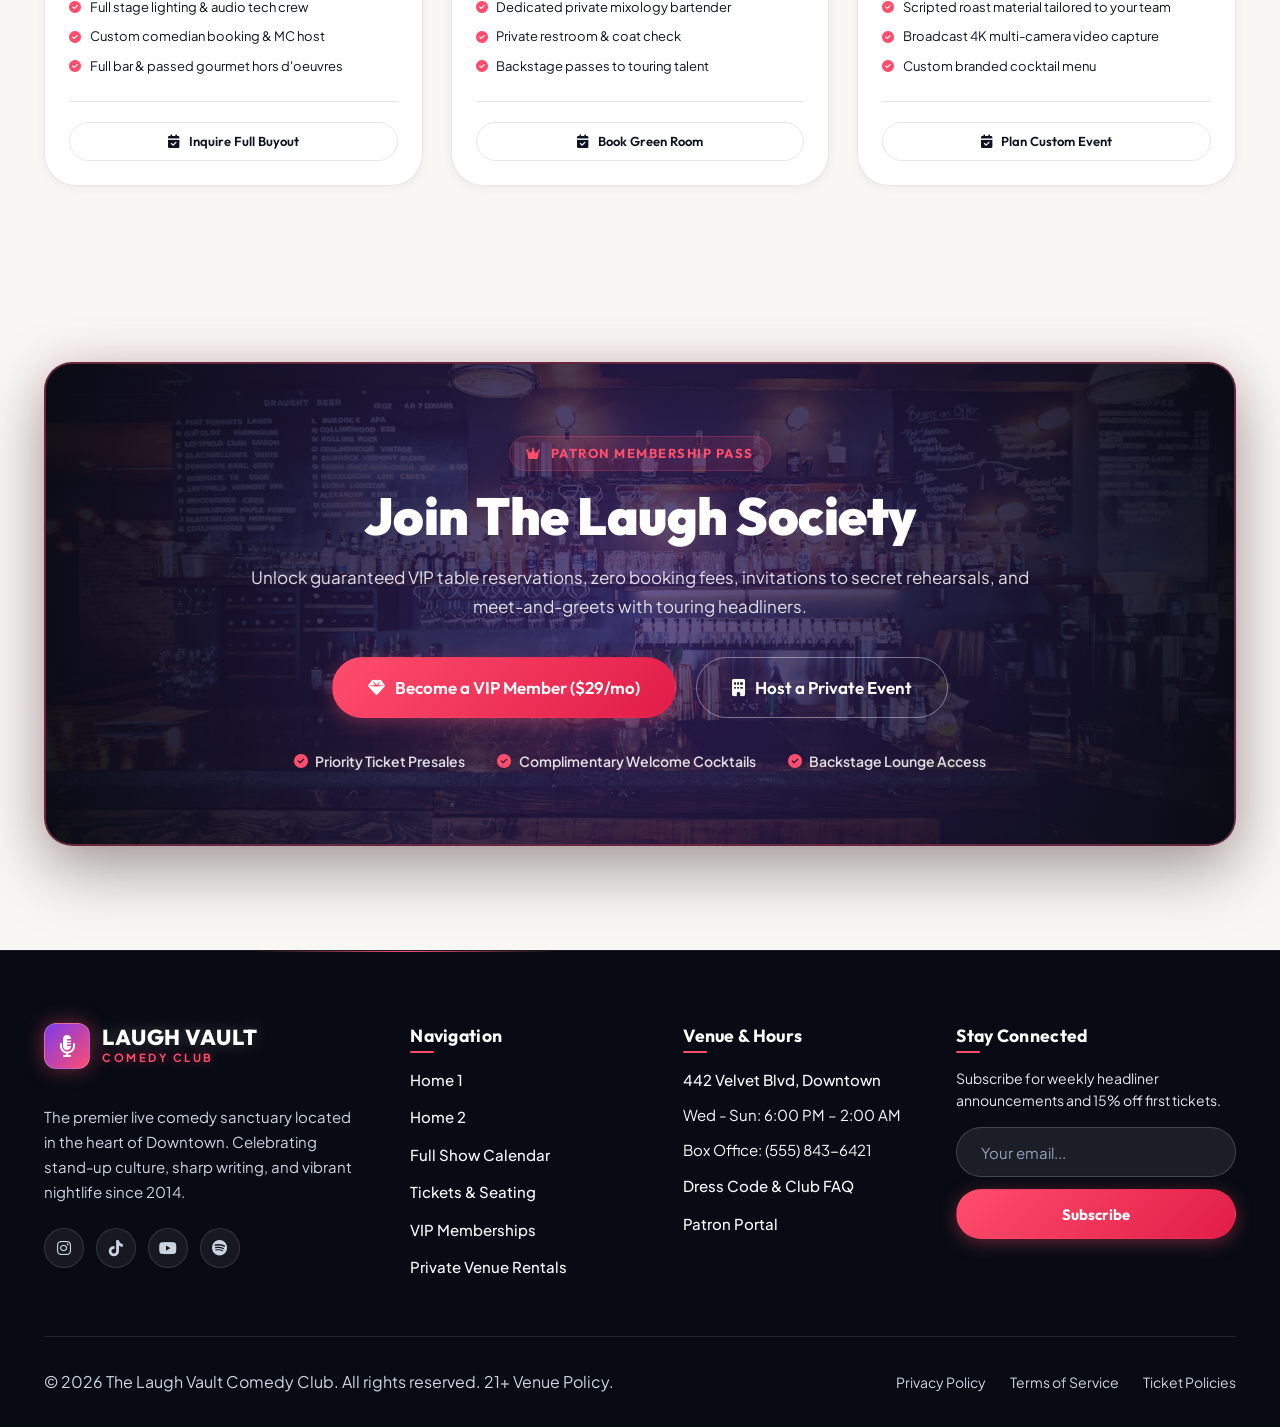
<file: home-2.html>
<!DOCTYPE html>
<html lang="en" data-theme="light" dir="ltr">
<head>
  <meta charset="UTF-8">
  <meta name="viewport" content="width=device-width, initial-scale=1.0">
  <title>The Laugh Vault — Immersive Stand-Up Stage &amp; Live Lounge</title>
  <meta name="description" content="Immerse yourself in live stand-up comedy, roast battles, and exclusive cellar sessions at The Laugh Vault.">
  
  <!-- Favicon -->
  <link rel="icon" type="image/svg+xml" href="assets/images/favicon.svg">
  
  <!-- Font Awesome Icons -->
  <link rel="stylesheet" href="https://cdnjs.cloudflare.com/ajax/libs/font-awesome/6.5.1/css/all.min.css">
  
  <!-- Custom Stylesheets -->
  <link rel="stylesheet" href="assets/css/style.css?v=3.0">
  <link rel="stylesheet" href="assets/css/responsive.css?v=3.0">
</head>
<body>

  <!-- Page Loader -->
  <div class="page-loader" id="pageLoader">
    <div class="loader-content">
      <div class="loader-icon-wrap">
        <div class="loader-mic-icon">
          <i class="fas fa-microphone-lines"></i>
        </div>
        <div class="loader-pulse-ring"></div>
        <div class="loader-pulse-ring delay"></div>
      </div>
      <div class="loader-brand-title">THE LAUGH VAULT</div>
      <div class="loader-brand-subtitle">LIVE ENTERTAINMENT &amp; COMEDY</div>
      <div class="loader-bar-wrap">
        <div class="loader-bar-fill"></div>
      </div>
    </div>
  </div>

  <!-- ==========================================================================
       HEADER & NAVIGATION BAR
       ========================================================================== -->
  <header class="site-header" id="siteHeader">
    <div class="container">
      <nav class="navbar" aria-label="Main Navigation">
        <!-- Brand Logo -->
        <a href="index.html" class="brand-logo" id="mainBrandLogo">
          <div class="logo-icon">
            <i class="fas fa-microphone-lines"></i>
          </div>
          <div class="brand-text">
            <span class="brand-title">LAUGH VAULT</span>
            <span class="brand-subtitle">COMEDY CLUB</span>
          </div>
        </a>

        <!-- Desktop Navigation Menu -->
        <ul class="nav-menu" id="desktopNavMenu">
          <li class="nav-item dropdown">
            <a href="home-2.html" class="nav-link active" id="navHomeDropdown" aria-haspopup="true">
              Home <i class="fas fa-chevron-down dropdown-icon"></i>
            </a>
            <ul class="dropdown-menu">
              <li>
                <a href="index.html" class="dropdown-link">Home 1</a>
              </li>
              <li>
                <a href="home-2.html" class="dropdown-link active">Home 2</a>
              </li>
            </ul>
          </li>
          <li class="nav-item">
            <a href="shows.html" class="nav-link" id="navShowsLink">Shows</a>
          </li>
          <li class="nav-item">
            <a href="tickets.html" class="nav-link" id="navTicketsLink">Tickets</a>
          </li>
          <li class="nav-item">
            <a href="vip.html" class="nav-link" id="navVipLink">VIP</a>
          </li>
          <li class="nav-item">
            <a href="rentals.html" class="nav-link" id="navRentalsLink">Rentals</a>
          </li>
          <li class="nav-item">
            <a href="about.html" class="nav-link" id="navAboutLink">About</a>
          </li>
          <li class="nav-item">
            <a href="contact.html" class="nav-link" id="navContactLink">Contact</a>
          </li>
          <li class="nav-item">
            <a href="dashboard.html" class="nav-link" id="navDashboardLink">Dashboard</a>
          </li>
        </ul>

        <!-- Right Side Nav Actions -->
        <div class="nav-actions">
          <!-- Theme Toggle -->
          <button class="control-btn theme-toggle-btn" id="themeToggleBtn" aria-label="Toggle Theme Mode" title="Toggle Theme">
            <i class="fas fa-moon"></i>
          </button>

          <!-- RTL Toggle -->
          <button class="control-btn rtl-toggle-btn" id="rtlToggleBtn" aria-label="Toggle Text Direction" title="Toggle RTL/LTR">
            RTL
          </button>

          <!-- Login Button -->
          <a href="login.html" class="btn btn-outline btn-sm desktop-only-btn" id="navLoginBtn">
            <i class="fas fa-arrow-right-to-bracket"></i> Login
          </a>

          <!-- Book a Table Button (Last) -->
          <a href="tickets.html" class="btn btn-primary btn-sm header-book-btn" id="navBookTableBtn">
            <i class="fas fa-champagne-glasses"></i> <span>Book a Table</span>
          </a>

          <!-- Hamburger Button for Mobile / Tablet -->
          <button class="hamburger-btn" id="mobileHamburgerBtn" aria-label="Toggle Navigation Menu">
            <span></span>
            <span></span>
            <span></span>
          </button>
        </div>
      </nav>
    </div>

    <!-- Mobile Drawer Menu -->
    <div class="mobile-nav-drawer" id="mobileNavDrawer">
      <ul class="mobile-nav-links">
        <li>
          <a href="#" class="mobile-nav-link mobile-dropdown-toggle active">
            <span>Home</span>
            <i class="fas fa-chevron-down dropdown-icon"></i>
          </a>
          <ul class="mobile-submenu">
            <li><a href="index.html" class="mobile-submenu-link">Home 1</a></li>
            <li><a href="home-2.html" class="mobile-submenu-link active">Home 2</a></li>
          </ul>
        </li>
        <li><a href="shows.html" class="mobile-nav-link">Shows</a></li>
        <li><a href="tickets.html" class="mobile-nav-link">Tickets</a></li>
        <li><a href="vip.html" class="mobile-nav-link">VIP</a></li>
        <li><a href="rentals.html" class="mobile-nav-link">Rentals</a></li>
        <li><a href="about.html" class="mobile-nav-link">About</a></li>
        <li><a href="contact.html" class="mobile-nav-link">Contact</a></li>
        <li><a href="dashboard.html" class="mobile-nav-link">Dashboard</a></li>
      </ul>

      <div class="mobile-drawer-bottom">
        <a href="login.html" class="btn btn-outline" style="width: 100%; margin-bottom: 0.65rem;">
          <i class="fas fa-arrow-right-to-bracket"></i> Login
        </a>
        <a href="tickets.html" class="btn btn-primary" style="width: 100%;">
          <i class="fas fa-champagne-glasses"></i> Book a Table
        </a>
      </div>
    </div>
  </header>

  <!-- ==========================================================================
       SECTION 1: IMMERSIVE STAGE HERO (Full Photographic Backdrop & Broadcast Ticker)
       ========================================================================== -->
  <section class="h2-hero-section" id="stageHeroSection">
    <div class="h2-hero-bg-wrapper">
      <img src="assets/images/hero/home2_hero.jpg" alt="Immersive comedy stage lighting with audience" class="h2-hero-bg">
      <div class="h2-hero-overlay"></div>
    </div>
    <div class="container h2-hero-container">
      <div class="h2-hero-eyebrow">
        <i class="fas fa-tower-broadcast"></i> LIVE BROADCAST &amp; NIGHTLY STAGE
      </div>
      <h1 class="h2-hero-title">Step Into The Spotlight of Stand-Up Excellence.</h1>
      <p class="h2-hero-desc">
        A sanctuary for pure comedic craft. Uncut punchlines, raw energy, and intimate front-row tables where anything can happen.
      </p>

      <div class="h2-hero-actions">
        <a href="tickets.html" class="btn btn-primary btn-lg">
          <i class="fas fa-couch"></i> Reserve Tonight's Table
        </a>
        <a href="vip.html" class="btn btn-secondary btn-lg">
          <i class="fas fa-crown"></i> Join The Laugh Society
        </a>
      </div>

      <!-- Live Ticker Bar -->
      <div class="h2-live-ticker">
        <i class="fas fa-radio"></i>
        <span><strong>NOW PLAYING:</strong> Friday Midnight Improv • 11:15 PM • 12 Seats Left</span>
      </div>
    </div>
  </section>

  <!-- ==========================================================================
       SECTION 2: INTERACTIVE SHOW CATEGORIES (4 Distinct Comedy Styles - Real Photos)
       ========================================================================== -->
  <section class="h2-categories-section" id="categoriesSection">
    <div class="container">
      <div class="section-header">
        <div class="section-eyebrow">
          <i class="fas fa-sliders"></i> CHOOSE YOUR LAUGH
        </div>
        <h2 class="section-title">Explore Comedy Formats</h2>
        <p class="section-desc">From brutal roast showdowns to melodic punchlines, find your signature flavor of live entertainment.</p>
      </div>

      <div class="categories-grid">
        <!-- Category 1 -->
        <a href="shows.html" class="category-card">
          <div class="category-icon-box">
            <img src="assets/images/home2/category_standup.jpg" alt="Stand-Up Specials Photography">
          </div>
          <h3 class="category-title">Stand-Up Specials</h3>
          <p class="category-desc">Full length solo headliner sets from top national comedians.</p>
          <span class="category-count">12 Shows This Month &rarr;</span>
        </a>

        <!-- Category 2 -->
        <a href="shows.html" class="category-card">
          <div class="category-icon-box">
            <img src="assets/images/home2/category_roast.jpg" alt="Roast Battles Photography">
          </div>
          <h3 class="category-title">Roast Battles</h3>
          <p class="category-desc">Brutal punchlines, quick comeback duels, and judge elimination.</p>
          <span class="category-count">Every Thursday &rarr;</span>
        </a>

        <!-- Category 3 -->
        <a href="shows.html" class="category-card">
          <div class="category-icon-box">
            <img src="assets/images/home2/category_musical.jpg" alt="Musical Comedy Photography">
          </div>
          <h3 class="category-title">Musical Comedy</h3>
          <p class="category-desc">Satirical songs, improvised tracks, and guitar-wielding comics.</p>
          <span class="category-count">Bi-Weekly Saturdays &rarr;</span>
        </a>

        <!-- Category 4 -->
        <a href="shows.html" class="category-card">
          <div class="category-icon-box">
            <img src="assets/images/home2/category_openmic.jpg" alt="Open Mic Nights Photography">
          </div>
          <h3 class="category-title">Late Night Open Mic</h3>
          <p class="category-desc">Unfiltered workshop stage for rising stars and drop-in pros.</p>
          <span class="category-count">Free Entry with Drink &rarr;</span>
        </a>
      </div>
    </div>
  </section>

  <!-- ==========================================================================
       SECTION 3 (NEW): UPCOMING WEEKEND SPOTLIGHT HEADLINERS
       ========================================================================== -->
  <section style="background: var(--color-surface-soft);">
    <div class="container">
      <div class="section-header">
        <div class="section-eyebrow eyebrow-coral">
          <i class="fas fa-fire"></i> THIS WEEKEND'S LINEUP
        </div>
        <h2 class="section-title">Upcoming Spotlight Headliners</h2>
        <p class="section-desc">Handpicked nationally touring stand-up performers recording live specials at The Laugh Vault.</p>
      </div>

      <div class="grid-3">
        <!-- Headliner 1 -->
        <article class="bento-card">
          <div class="bento-media">
            <img src="assets/images/shows/residency_friday.jpg" alt="Julian Cole Live Stand-Up Tour">
          </div>
          <div class="bento-body">
            <span class="badge badge-coral" style="align-self: flex-start; width: fit-content;">Fri, Oct 16 • 8:00 PM</span>
            <h3 style="margin-top: 0.5rem; font-size: 1.25rem;">Julian Cole: The Unfiltered Tour</h3>
            <p>Veteran late-night headliner with 3 streaming specials delivering dark observational punchlines.</p>
            <div class="bento-card-footer">
              <strong>$40.00</strong>
              <a href="tickets.html" class="btn btn-primary btn-sm">Book Table</a>
            </div>
          </div>
        </article>

        <!-- Headliner 2 -->
        <article class="bento-card">
          <div class="bento-media">
            <img src="assets/images/shows/residency_saturday.jpg" alt="Maya Vance Satire After Midnight">
          </div>
          <div class="bento-body">
            <span class="badge badge-violet" style="align-self: flex-start; width: fit-content;">Sat, Oct 17 • 9:30 PM</span>
            <h3 style="margin-top: 0.5rem; font-size: 1.25rem;">Maya Vance: Satire After Dark</h3>
            <p>Razor-sharp political wit, viral podcast tales, and spontaneous interactive crowd work.</p>
            <div class="bento-card-footer">
              <strong>$45.00</strong>
              <a href="tickets.html" class="btn btn-primary btn-sm">Book Table</a>
            </div>
          </div>
        </article>

        <!-- Headliner 3 -->
        <article class="bento-card">
          <div class="bento-media">
            <img src="assets/images/shows/residency_thursday.jpg" alt="Underground Roast Special">
          </div>
          <div class="bento-body">
            <span class="badge badge-gold" style="align-self: flex-start; width: fit-content;">Sun, Oct 18 • 7:30 PM</span>
            <h3 style="margin-top: 0.5rem; font-size: 1.25rem;">The Vault Roast Showdown</h3>
            <p>8 master roasters face off head-to-head with no safety nets and audience-decided champions.</p>
            <div class="bento-card-footer">
              <strong>$32.00</strong>
              <a href="tickets.html" class="btn btn-primary btn-sm">Book Table</a>
            </div>
          </div>
        </article>
      </div>
    </div>
  </section>

  <!-- ==========================================================================
       SECTION 4: FEATURED COMEDY NIGHTS (Unified High-Impact Editorial Grid - High Contrast)
       ========================================================================== -->
  <section class="h2-featured-section" id="featuredNightsSection">
    <div class="container">
      <div class="section-header text-start">
        <div class="section-eyebrow eyebrow-violet">
          <i class="fas fa-star-sharp"></i> CURATED EXPERIENCES
        </div>
        <h2 class="section-title">Signature Nightly Residencies</h2>
        <p class="section-desc">Our flagship recurring productions that draw patrons from across the country.</p>
      </div>

      <div class="featured-nights-layout">
        <!-- Large Left Card -->
        <div class="featured-card featured-card-large">
          <div class="featured-card-media">
            <img src="assets/images/home2/featured_gala.jpg" alt="Saturday Primetime Gala Spectacular">
            <div class="featured-card-overlay-gradient"></div>
          </div>
          <div class="featured-card-content">
            <div class="featured-card-badge-wrap">
              <span class="badge badge-coral">FLAGSHIP SATURDAY</span>
            </div>
            <h3 class="featured-card-title">Saturday Primetime Gala</h3>
            <p class="featured-card-desc">5 heavyweight headliners back-to-back in one unforgettable showcase with champagne toast.</p>
            <div class="featured-card-bottom-row">
              <a href="tickets.html" class="btn btn-primary btn-md">Book Prime Table ($45)</a>
              <div class="featured-card-meta">
                <span><i class="fas fa-clock"></i> Doors 8:00 PM • Showtime 9:00 PM</span>
              </div>
            </div>
          </div>
        </div>

        <!-- Right Stacked Column -->
        <div class="featured-nights-side-stack">
          <!-- Card 2 -->
          <div class="featured-card featured-card-small">
            <div class="featured-card-media">
              <img src="assets/images/home2/featured_speakeasy.jpg" alt="Secret Speakeasy Cellar Vault Jam">
              <div class="featured-card-overlay-gradient"></div>
            </div>
            <div class="featured-card-content">
              <div class="featured-card-badge-wrap">
                <span class="badge badge-violet">SECRET SESSIONS</span>
              </div>
              <h3 class="featured-card-title">Cellar Vault Jam</h3>
              <p class="featured-card-desc">No phones allowed. Raw, experimental comedy sets with surprise A-list guests.</p>
              <div class="featured-card-actions">
                <a href="tickets.html" class="btn btn-outline btn-sm">Reserve Vault Access</a>
              </div>
            </div>
          </div>

          <!-- Card 3 -->
          <div class="featured-card featured-card-small">
            <div class="featured-card-media">
              <img src="assets/images/home2/featured_brunch.jpg" alt="Sunday Hangover Boozy Brunch and Roasts">
              <div class="featured-card-overlay-gradient"></div>
            </div>
            <div class="featured-card-content">
              <div class="featured-card-badge-wrap">
                <span class="badge badge-gold">DAYTIME ROASTS</span>
              </div>
              <h3 class="featured-card-title">Boozy Brunch &amp; Roasts</h3>
              <p class="featured-card-desc">Bottomless mimosas, artisanal brunch bites, and hilariously savage morning commentary.</p>
              <div class="featured-card-actions">
                <a href="tickets.html" class="btn btn-outline btn-sm">Book Brunch Pass</a>
              </div>
            </div>
          </div>
        </div>
      </div>
    </div>
  </section>

  <!-- ==========================================================================
       SECTION 5 (NEW): CRAFT MIXOLOGY & TABLESERVICE CULINARY SHOWCASE
       ========================================================================== -->
  <section style="background: var(--color-surface-soft);">
    <div class="container">
      <div class="experience-split">
        <div class="split-media">
          <img src="assets/images/experience/cocktail_lounge.jpg" alt="Speakeasy Cocktail Lounge at The Laugh Vault" class="split-img">
        </div>
        <div class="experience-content">
          <div class="badge badge-teal" style="margin-bottom: 0.85rem; width: fit-content;">CRAFT MIXOLOGY &amp; DINING</div>
          <h2 style="font-size: 2.15rem; font-weight: 800; margin-bottom: 1rem; line-height: 1.2;">
            Artisanal Cocktails &amp; Tableside Service
          </h2>
          <p style="margin-bottom: 1.5rem; color: var(--color-text-muted); line-height: 1.65; font-size: 0.95rem;">
            Never miss a punchline waiting in line at the bar. Our dedicated cocktail servers bring award-winning craft concoctions, local IPAs, and gourmet shared plates directly to your table throughout every set.
          </p>

          <div class="perks-list" style="margin: 0 0 2rem 0;">
            <div class="perk-item">
              <div class="perk-icon"><i class="fas fa-martini-glass-citrus"></i></div>
              <div class="perk-text">
                <h4>Signature Stand-Up Cocktails</h4>
                <p>House favorites including The Punchline Negroni, Heckler's Mule, and Smoky Bourbon Roast.</p>
              </div>
            </div>
            <div class="perk-item">
              <div class="perk-icon"><i class="fas fa-utensils"></i></div>
              <div class="perk-text">
                <h4>Chef-Curated Small Bites</h4>
                <p>Artisanal flatbreads, Angus beef sliders, truffle parmesan fries, and warm churro bites.</p>
              </div>
            </div>
            <div class="perk-item">
              <div class="perk-icon"><i class="fas fa-wine-glass"></i></div>
              <div class="perk-text">
                <h4>VIP Bottle &amp; Champagne Service</h4>
                <p>Curated reserve list for plush booths with dedicated concierge table attendants.</p>
              </div>
            </div>
          </div>

          <a href="contact.html" class="btn btn-primary btn-md">
            <i class="fas fa-book-open"></i> View Bar &amp; Food Menu
          </a>
        </div>
      </div>
    </div>
  </section>

  <!-- ==========================================================================
       SECTION 6: AUDIENCE & VENUE EXPERIENCE (3-Column Visual Moments - Real Photos)
       ========================================================================== -->
  <section class="h2-moments-section" id="venueMomentsSection">
    <div class="container">
      <div class="section-header">
        <div class="section-eyebrow">
          <i class="fas fa-camera-retro"></i> ATMOSPHERE &amp; HOSPITALITY
        </div>
        <h2 class="section-title">Immerse in the Velvet Vibe</h2>
        <p class="section-desc">A look inside the booths, the lounge, and the high-spirited energy that makes every night historic.</p>
      </div>

      <div class="moments-grid">
        <!-- Moment 1 -->
        <div class="moment-card">
          <div class="moment-img">
            <img src="assets/images/home2/vip_booth.jpg" alt="VIP Booths and Table Service at The Velvet Mic">
          </div>
          <div class="moment-body">
            <h4 class="moment-title">Private Velvet Booths</h4>
            <p class="moment-desc">Elevated booth seating with dedicated cocktail servers and optimal acoustic sightlines.</p>
          </div>
        </div>

        <!-- Moment 2 -->
        <div class="moment-card">
          <div class="moment-img">
            <img src="assets/images/home2/friends_laughing.jpg" alt="Laughing friends enjoying live comedy show">
          </div>
          <div class="moment-body">
            <h4 class="moment-title">Shared Table Energy</h4>
            <p class="moment-desc">Unmatched communal laughter in a vibrant, candlelit room packed with fellow comedy lovers.</p>
          </div>
        </div>

        <!-- Moment 3 -->
        <div class="moment-card">
          <div class="moment-img">
            <img src="assets/images/home2/green_room.jpg" alt="Backstage Vintage Green Room">
          </div>
          <div class="moment-body">
            <h4 class="moment-title">Backstage Green Room</h4>
            <p class="moment-desc">Historic green room walls signed by the legendary comedians who have graced our stage.</p>
          </div>
        </div>
      </div>
    </div>
  </section>



  <!-- ==========================================================================
       SECTION 7: SEATING PERSPECTIVES & TABLE TIERS (Choose Your Experience)
       ========================================================================== -->
  <section style="background: var(--color-surface-soft);" id="seatingTiersSection">
    <div class="container">
      <div class="section-header">
        <div class="section-eyebrow eyebrow-coral">
          <i class="fas fa-couch"></i> SIGHTLINES &amp; SEATING TIERS
        </div>
        <h2 class="section-title">Choose Your Showroom Experience</h2>
        <p class="section-desc">From thrilling front-row crowd-work tables to elevated velvet VIP booths with dedicated bottle service.</p>
      </div>

      <div class="grid-3">
        <!-- Tier 1: Front-Row Stage Table -->
        <div class="tier-card">
          <div class="tier-card-media">
            <img src="assets/images/home2/friends_laughing.jpg" alt="Front Row Stage Tables at The Laugh Vault">
            <div class="tier-card-badge">
              <span class="badge badge-coral">RINGSIDE ACCESS</span>
            </div>
          </div>
          <div class="tier-card-body">
            <h3 class="tier-card-title">Front-Row Stage Tables</h3>
            <div class="tier-card-subtitle">Intimate 2–4 Guest Cabaret Tables</div>
            <p class="tier-card-desc">Feel the raw energy up close. Direct eye contact with headliners and high probability of spontaneous crowd work.</p>
            <ul class="tier-card-features">
              <li><i class="fas fa-check-circle"></i> Direct stage-front seating (0–6 ft)</li>
              <li><i class="fas fa-check-circle"></i> Fast tableside cocktail service</li>
              <li><i class="fas fa-check-circle"></i> Standard 2-item minimum</li>
            </ul>
            <div class="tier-card-footer">
              <div class="tier-card-price">
                <span class="price-from">Starting At</span>
                <span class="price-val">$35<small style="font-size: 0.75rem; font-weight: 500; color: var(--color-text-muted);">/seat</small></span>
              </div>
              <a href="tickets.html" class="btn btn-outline btn-sm">Reserve Table</a>
            </div>
          </div>
        </div>

        <!-- Tier 2: Velvet VIP Booth (Featured) -->
        <div class="tier-card tier-card-featured">
          <div class="tier-card-media">
            <img src="assets/images/vip/vip_lounge_luxury.jpg" alt="Plush Velvet VIP Booths">
            <div class="tier-card-badge">
              <span class="badge badge-violet">MOST POPULAR VIP</span>
            </div>
          </div>
          <div class="tier-card-body">
            <h3 class="tier-card-title">Elevated Velvet Booths</h3>
            <div class="tier-card-subtitle">Plush Banquettes for Parties of 4–8</div>
            <p class="tier-card-desc">The ultimate comedy nightlife luxury. Unobstructed sightlines, plush crimson velvet banquettes, and dedicated VIP servers.</p>
            <ul class="tier-card-features">
              <li><i class="fas fa-check-circle"></i> Elevated unobstructed center sightlines</li>
              <li><i class="fas fa-check-circle"></i> Complimentary welcome champagne toast</li>
              <li><i class="fas fa-check-circle"></i> Dedicated private bottle attendant</li>
            </ul>
            <div class="tier-card-footer">
              <div class="tier-card-price">
                <span class="price-from">Starting At</span>
                <span class="price-val">$55<small style="font-size: 0.75rem; font-weight: 500; color: var(--color-text-muted);">/seat</small></span>
              </div>
              <a href="vip.html" class="btn btn-primary btn-sm">Book VIP Booth</a>
            </div>
          </div>
        </div>

        <!-- Tier 3: Speakeasy Mezzanine High-Tops -->
        <div class="tier-card">
          <div class="tier-card-media">
            <img src="assets/images/rentals/rental_suite.jpg" alt="Speakeasy Mezzanine High-Top Stools">
            <div class="tier-card-badge">
              <span class="badge badge-gold">CASUAL &amp; SOCIAL</span>
            </div>
          </div>
          <div class="tier-card-body">
            <h3 class="tier-card-title">Mezzanine High-Tops</h3>
            <div class="tier-card-subtitle">Bar Counter &amp; High-Top Stools</div>
            <p class="tier-card-desc">Casual elevated seating adjacent to our craft mixology bar. Perfect for casual drop-ins, solo comedy lovers, and social mingling.</p>
            <ul class="tier-card-features">
              <li><i class="fas fa-check-circle"></i> Immediate craft draft &amp; cocktail bar access</li>
              <li><i class="fas fa-check-circle"></i> Full showroom audio &amp; wide stage view</li>
              <li><i class="fas fa-check-circle"></i> Walk-in and flexible party seating</li>
            </ul>
            <div class="tier-card-footer">
              <div class="tier-card-price">
                <span class="price-from">Starting At</span>
                <span class="price-val">$25<small style="font-size: 0.75rem; font-weight: 500; color: var(--color-text-muted);">/seat</small></span>
              </div>
              <a href="tickets.html" class="btn btn-outline btn-sm">Reserve Stool</a>
            </div>
          </div>
        </div>
      </div>
    </div>
  </section>

  <!-- ==========================================================================
       SECTION 8: PRIVATE VENUE BUYOUTS & SPECIAL EVENTS
       ========================================================================== -->
  <section id="privateEventsSection">
    <div class="container">
      <div class="section-header">
        <div class="section-eyebrow eyebrow-teal">
          <i class="fas fa-building-user"></i> PRIVATE HIRE &amp; BUYOUTS
        </div>
        <h2 class="section-title">Host Your Private Event at The Vault</h2>
        <p class="section-desc">From corporate roast dinners and product launches to live podcast tapings and milestone birthday celebrations.</p>
      </div>

      <div class="grid-3">
        <!-- Event 1: Full Showroom Buyout -->
        <div class="tier-card">
          <div class="tier-card-media">
            <img src="assets/images/rentals/rental_showroom.jpg" alt="Full Showroom Theater Buyout">
            <div class="tier-card-badge">
              <span class="badge badge-teal">UP TO 250 GUESTS</span>
            </div>
          </div>
          <div class="tier-card-body">
            <h3 class="tier-card-title">Full Showroom Buyout</h3>
            <div class="tier-card-subtitle">Main Theater &amp; Main Stage</div>
            <p class="tier-card-desc">Complete private takeover of our flagship 250-seat showroom with state-of-the-art intelligent lighting and professional concert audio.</p>
            <ul class="tier-card-features">
              <li><i class="fas fa-check-circle"></i> Full stage lighting &amp; audio tech crew</li>
              <li><i class="fas fa-check-circle"></i> Custom comedian booking &amp; MC host</li>
              <li><i class="fas fa-check-circle"></i> Full bar &amp; passed gourmet hors d'oeuvres</li>
            </ul>
            <div class="tier-card-footer">
              <a href="rentals.html" class="btn btn-outline btn-sm" style="width: 100%;">
                <i class="fas fa-calendar-check"></i> Inquire Full Buyout
              </a>
            </div>
          </div>
        </div>

        <!-- Event 2: Green Room Suite -->
        <div class="tier-card">
          <div class="tier-card-media">
            <img src="assets/images/home2/green_room.jpg" alt="Vintage Backstage Green Room Suite">
            <div class="tier-card-badge">
              <span class="badge badge-violet">UP TO 35 GUESTS</span>
            </div>
          </div>
          <div class="tier-card-body">
            <h3 class="tier-card-title">Green Room VIP Suite</h3>
            <div class="tier-card-subtitle">Backstage Speakeasy Lounge</div>
            <p class="tier-card-desc">An exclusive private speakeasy lounge tucked behind the main stage with leather vintage seating, private bar, and backstage access.</p>
            <ul class="tier-card-features">
              <li><i class="fas fa-check-circle"></i> Dedicated private mixology bartender</li>
              <li><i class="fas fa-check-circle"></i> Private restroom &amp; coat check</li>
              <li><i class="fas fa-check-circle"></i> Backstage passes to touring talent</li>
            </ul>
            <div class="tier-card-footer">
              <a href="rentals.html" class="btn btn-outline btn-sm" style="width: 100%;">
                <i class="fas fa-calendar-check"></i> Book Green Room
              </a>
            </div>
          </div>
        </div>

        <!-- Event 3: Corporate Roasts & Tapings -->
        <div class="tier-card">
          <div class="tier-card-media">
            <img src="assets/images/rentals/rental_party.jpg" alt="Corporate Roasts and Live Broadcast Tapings">
            <div class="tier-card-badge">
              <span class="badge badge-coral">CUSTOM PRODUCTION</span>
            </div>
          </div>
          <div class="tier-card-body">
            <h3 class="tier-card-title">Corporate Roasts &amp; Tapings</h3>
            <div class="tier-card-subtitle">Custom Tailored Comedy Nights</div>
            <p class="tier-card-desc">Professional comedians crafting hilarious, custom-tailored roast scripts for your executive retreat, anniversary, or live podcast taping.</p>
            <ul class="tier-card-features">
              <li><i class="fas fa-check-circle"></i> Scripted roast material tailored to your team</li>
              <li><i class="fas fa-check-circle"></i> Broadcast 4K multi-camera video capture</li>
              <li><i class="fas fa-check-circle"></i> Custom branded cocktail menu</li>
            </ul>
            <div class="tier-card-footer">
              <a href="rentals.html" class="btn btn-outline btn-sm" style="width: 100%;">
                <i class="fas fa-calendar-check"></i> Plan Custom Event
              </a>
            </div>
          </div>
        </div>
      </div>
    </div>
  </section>

  <!-- ==========================================================================
       SECTION 9: VIP SOCIETY / MARQUEE FINAL CTA (Real Photo Background)
       ========================================================================== -->
  <section class="h2-vip-cta-section" id="laughSocietySection">
    <div class="container">
      <div class="marquee-card">
        <img src="assets/images/home2/cta_marquee.jpg" alt="VIP Laugh Society Luxury Theater" class="marquee-bg-img">
        <div class="marquee-overlay"></div>
        <div class="marquee-content-wrap">
          <div class="section-eyebrow marquee-eyebrow">
            <i class="fas fa-crown"></i> PATRON MEMBERSHIP PASS
          </div>
          <h2 class="marquee-title">Join The Laugh Society</h2>
          <p class="marquee-desc">Unlock guaranteed VIP table reservations, zero booking fees, invitations to secret rehearsals, and meet-and-greets with touring headliners.</p>
          
          <div class="marquee-btn-group">
            <a href="vip.html" class="btn btn-primary btn-lg">
              <i class="fas fa-gem"></i> Become a VIP Member ($29/mo)
            </a>
            <a href="rentals.html" class="btn btn-outline btn-lg marquee-outline-btn">
              <i class="fas fa-building"></i> Host a Private Event
            </a>
          </div>

          <div class="marquee-perks">
            <span class="marquee-perk-item"><i class="fas fa-check-circle"></i> Priority Ticket Presales</span>
            <span class="marquee-perk-item"><i class="fas fa-check-circle"></i> Complimentary Welcome Cocktails</span>
            <span class="marquee-perk-item"><i class="fas fa-check-circle"></i> Backstage Lounge Access</span>
          </div>
        </div>
      </div>
    </div>
  </section>

  <!-- ==========================================================================
       GLOBAL FOOTER
       ========================================================================== -->
  <footer class="site-footer">
    <div class="container">
      <div class="footer-grid">
        <!-- Brand Summary -->
        <div class="footer-brand">
          <a href="index.html" class="brand-logo" style="margin-bottom: 1rem;">
            <div class="logo-icon">
              <i class="fas fa-microphone-lines"></i>
            </div>
            <div class="brand-text">
              <span class="brand-title">LAUGH VAULT</span>
              <span class="brand-subtitle">COMEDY CLUB</span>
            </div>
          </a>
          <p>The premier live comedy sanctuary located in the heart of Downtown. Celebrating stand-up culture, sharp writing, and vibrant nightlife since 2014.</p>
          <div class="footer-socials">
            <a href="#" class="social-icon" aria-label="Instagram"><i class="fab fa-instagram"></i></a>
            <a href="#" class="social-icon" aria-label="TikTok"><i class="fab fa-tiktok"></i></a>
            <a href="#" class="social-icon" aria-label="YouTube"><i class="fab fa-youtube"></i></a>
            <a href="#" class="social-icon" aria-label="Spotify"><i class="fab fa-spotify"></i></a>
          </div>
        </div>

        <!-- Quick Links -->
        <div class="footer-col">
          <h4>Navigation</h4>
          <ul class="footer-links">
            <li><a href="index.html">Home 1</a></li>
            <li><a href="home-2.html">Home 2</a></li>
            <li><a href="shows.html">Full Show Calendar</a></li>
            <li><a href="tickets.html">Tickets &amp; Seating</a></li>
            <li><a href="vip.html">VIP Memberships</a></li>
            <li><a href="rentals.html">Private Venue Rentals</a></li>
          </ul>
        </div>

        <!-- Club Info -->
        <div class="footer-col">
          <h4>Venue &amp; Hours</h4>
          <ul class="footer-links">
            <li><a href="contact.html">442 Velvet Blvd, Downtown</a></li>
            <li><span>Wed - Sun: 6:00 PM – 2:00 AM</span></li>
            <li><span>Box Office: (555) 843-6421</span></li>
            <li><a href="contact.html">Dress Code &amp; Club FAQ</a></li>
            <li><a href="dashboard.html">Patron Portal</a></li>
          </ul>
        </div>

        <!-- Newsletter -->
        <div class="footer-col">
          <h4>Stay Connected</h4>
          <p style="font-size: 0.875rem; margin-bottom: 1rem;">Subscribe for weekly headliner announcements and 15% off first tickets.</p>
          <form class="cta-form">
            <div class="cta-input-group">
              <input type="email" class="cta-input" placeholder="Your email..." required aria-label="Newsletter Email">
              <button type="submit" class="btn btn-primary">Subscribe</button>
            </div>
          </form>
        </div>
      </div>

      <div class="footer-bottom">
        <p>&copy; 2026 The Laugh Vault Comedy Club. All rights reserved. 21+ Venue Policy.</p>
        <div style="display: flex; gap: 1.5rem;">
          <a href="#">Privacy Policy</a>
          <a href="#">Terms of Service</a>
          <a href="#">Ticket Policies</a>
        </div>
      </div>
    </div>
  </footer>

  <!-- Scroll To Top Button -->
  <button class="scroll-top-btn" aria-label="Scroll to top">
    <i class="fas fa-chevron-up"></i>
  </button>

  <!-- Interactive JavaScript Engine -->
  <script src="assets/js/main.js?v=3.0"></script>
</body>
</html>
</file>
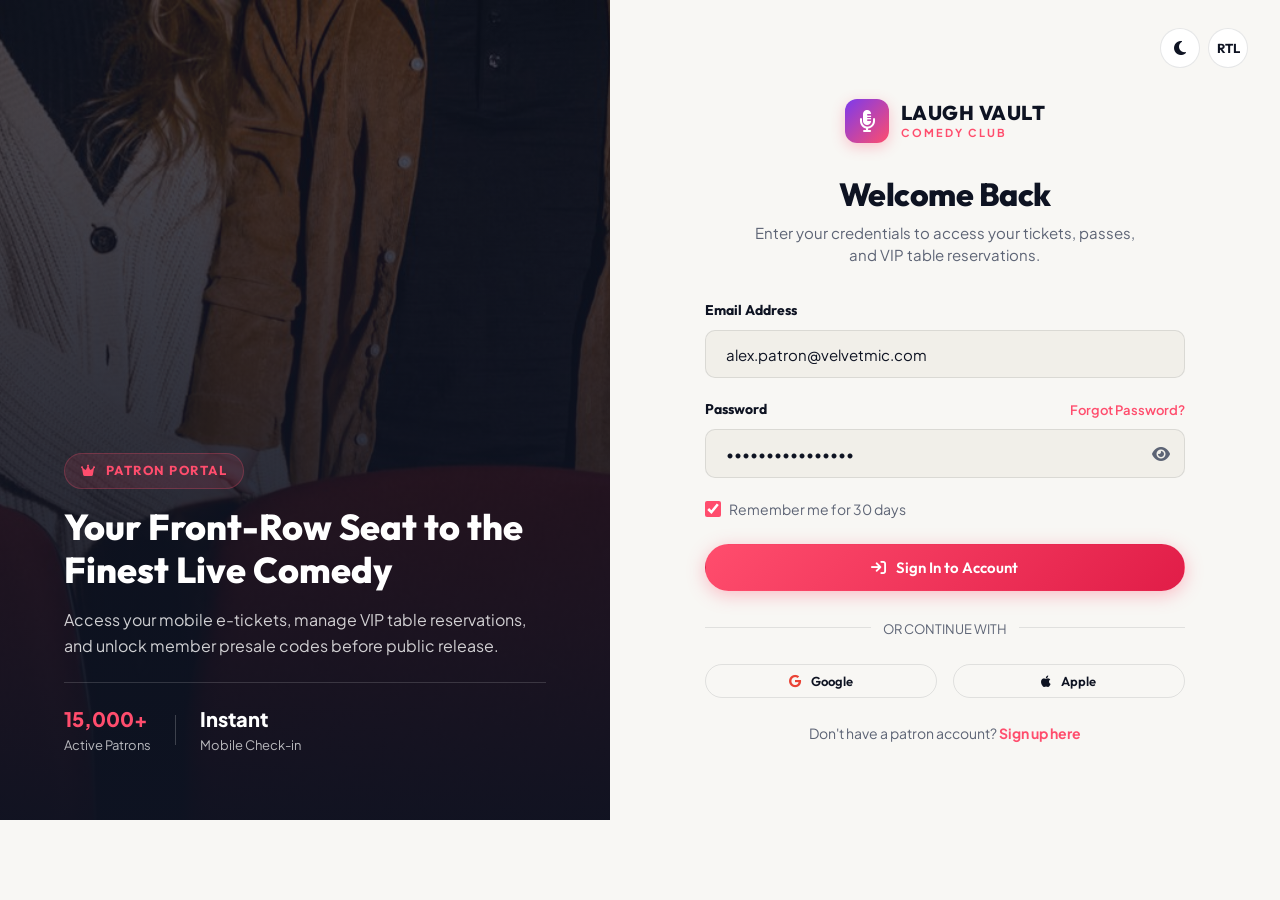
<file: login.html>
<!DOCTYPE html>
<html lang="en" data-theme="light" dir="ltr">
<head>
  <meta charset="UTF-8">
  <meta name="viewport" content="width=device-width, initial-scale=1.0">
  <title>Login — The Laugh Vault Comedy Club</title>
  <meta name="description" content="Log in to your Laugh Vault patron account to manage tickets, VIP reservations, and member perks.">
  
  <link rel="icon" type="image/svg+xml" href="assets/images/favicon.svg">
  <link rel="stylesheet" href="https://cdnjs.cloudflare.com/ajax/libs/font-awesome/6.5.1/css/all.min.css">
  <link rel="stylesheet" href="assets/css/style.css?v=2.9">
  <link rel="stylesheet" href="assets/css/responsive.css?v=2.9">
</head>
<body>

  <!-- Page Loader -->
  <div class="page-loader" id="pageLoader">
    <div class="loader-content">
      <div class="loader-icon-wrap">
        <div class="loader-mic-icon">
          <i class="fas fa-microphone-lines"></i>
        </div>
        <div class="loader-pulse-ring"></div>
        <div class="loader-pulse-ring delay"></div>
      </div>
      <div class="loader-brand-title">THE LAUGH VAULT</div>
      <div class="loader-brand-subtitle">LIVE ENTERTAINMENT &amp; COMEDY</div>
      <div class="loader-bar-wrap">
        <div class="loader-bar-fill"></div>
      </div>
    </div>
  </div>

  <!-- ==========================================================================
       AUTH SPLIT CONTAINER
       ========================================================================== -->
  <main class="auth-wrapper">
    <!-- Visual Left Pane -->
    <div class="auth-visual-pane">
      <img src="assets/images/auth/auth_login_stage.jpg" alt="Velvet Mic Live Stage" class="auth-visual-bg">
      <div class="auth-visual-overlay"></div>
      <div class="auth-visual-content">
        <div class="section-eyebrow eyebrow-coral"><i class="fas fa-crown"></i> PATRON PORTAL</div>
        <h2 style="font-size: 2.25rem; font-weight: 800; line-height: 1.2; margin-bottom: 1rem; color: #FFFFFF;">
          Your Front-Row Seat to the Finest Live Comedy
        </h2>
        <p style="color: rgba(255, 255, 255, 0.8); font-size: 1rem; line-height: 1.6; margin-bottom: 1.5rem;">
          Access your mobile e-tickets, manage VIP table reservations, and unlock member presale codes before public release.
        </p>
        <div style="display: flex; gap: 1.5rem; align-items: center; border-top: 1px solid rgba(255,255,255,0.15); padding-top: 1.25rem;">
          <div>
            <div style="font-weight: 800; font-size: 1.25rem; color: var(--color-accent);">15,000+</div>
            <div style="font-size: 0.8125rem; color: rgba(255,255,255,0.7);">Active Patrons</div>
          </div>
          <div style="width: 1px; height: 30px; background: rgba(255,255,255,0.2);"></div>
          <div>
            <div style="font-weight: 800; font-size: 1.25rem; color: var(--color-accent-teal);">Instant</div>
            <div style="font-size: 0.8125rem; color: rgba(255,255,255,0.7);">Mobile Check-in</div>
          </div>
        </div>
      </div>
    </div>

    <!-- Form Right Pane -->
    <div class="auth-form-pane">
      <!-- Top Right Theme & RTL Controls -->
      <div class="auth-top-controls">
        <button class="control-btn theme-toggle-btn" aria-label="Toggle Theme Mode" title="Toggle Theme"><i class="fas fa-moon"></i></button>
        <button class="control-btn rtl-toggle-btn" aria-label="Toggle Text Direction" title="Toggle RTL/LTR">RTL</button>
      </div>

      <div class="auth-form-box">
        <!-- Centered Brand Logo -->
        <div class="auth-brand-center">
          <a href="index.html" class="brand-logo">
            <div class="logo-icon"><i class="fas fa-microphone-lines"></i></div>
            <div class="brand-text">
              <span class="brand-title">LAUGH VAULT</span>
              <span class="brand-subtitle">COMEDY CLUB</span>
            </div>
          </a>
        </div>

        <!-- Centered Welcome Heading & Subtext -->
        <div style="margin-bottom: 2rem; text-align: center;">
          <h1 style="font-size: 2rem; font-weight: 800; margin-bottom: 0.5rem; letter-spacing: -0.5px;">Welcome Back</h1>
          <p style="color: var(--color-text-muted); font-size: 0.9375rem; max-width: 380px; margin: 0 auto; line-height: 1.5;">
            Enter your credentials to access your tickets, passes, and VIP table reservations.
          </p>
        </div>

        <form id="loginForm" action="dashboard.html" method="GET">
          <div class="form-group">
            <label class="form-label" for="loginEmail">Email Address</label>
            <input type="email" id="loginEmail" class="form-control" placeholder="you@example.com" value="alex.patron@velvetmic.com" required>
          </div>

          <div class="form-group">
            <div style="display: flex; justify-content: space-between; align-items: center;">
              <label class="form-label" for="loginPassword">Password</label>
              <a href="#" style="font-size: 0.8125rem; color: var(--color-accent); font-weight: 600;">Forgot Password?</a>
            </div>
            <div class="password-input-wrap">
              <input type="password" id="loginPassword" class="form-control" placeholder="••••••••" value="ComedyLover2026!" required>
              <button type="button" class="password-toggle-btn" aria-label="Toggle password visibility">
                <i class="fas fa-eye"></i>
              </button>
            </div>
          </div>

          <div style="display: flex; align-items: center; gap: 0.5rem; margin-bottom: 1.5rem;">
            <input type="checkbox" id="rememberMe" checked style="accent-color: var(--color-accent); width: 16px; height: 16px; cursor: pointer;">
            <label for="rememberMe" style="font-size: 0.875rem; color: var(--color-text-muted); cursor: pointer;">Remember me for 30 days</label>
          </div>

          <button type="submit" class="btn btn-primary btn-md" style="width: 100%; margin-bottom: 1.5rem;">
            <i class="fas fa-arrow-right-to-bracket"></i> Sign In to Account
          </button>

          <div style="text-align: center; position: relative; margin-bottom: 1.5rem;">
            <div style="position: absolute; top: 50%; left: 0; width: 100%; height: 1px; background: var(--color-border);"></div>
            <span style="position: relative; background: var(--color-bg); padding: 0 12px; font-size: 0.8125rem; color: var(--color-text-muted); text-transform: uppercase;">Or continue with</span>
          </div>

          <div style="display: grid; grid-template-columns: 1fr 1fr; gap: 1rem; margin-bottom: 1.5rem;">
            <button type="button" class="btn btn-outline btn-sm" style="width: 100%;">
              <i class="fab fa-google" style="color: #EA4335;"></i> Google
            </button>
            <button type="button" class="btn btn-outline btn-sm" style="width: 100%;">
              <i class="fab fa-apple"></i> Apple
            </button>
          </div>

          <p style="text-align: center; font-size: 0.875rem; color: var(--color-text-muted);">
            Don't have a patron account? <a href="register.html" style="color: var(--color-accent); font-weight: 700;">Sign up here</a>
          </p>
        </form>
      </div>
    </div>
  </main>

  <script src="assets/js/main.js?v=2.9"></script>
</body>
</html>
</file>
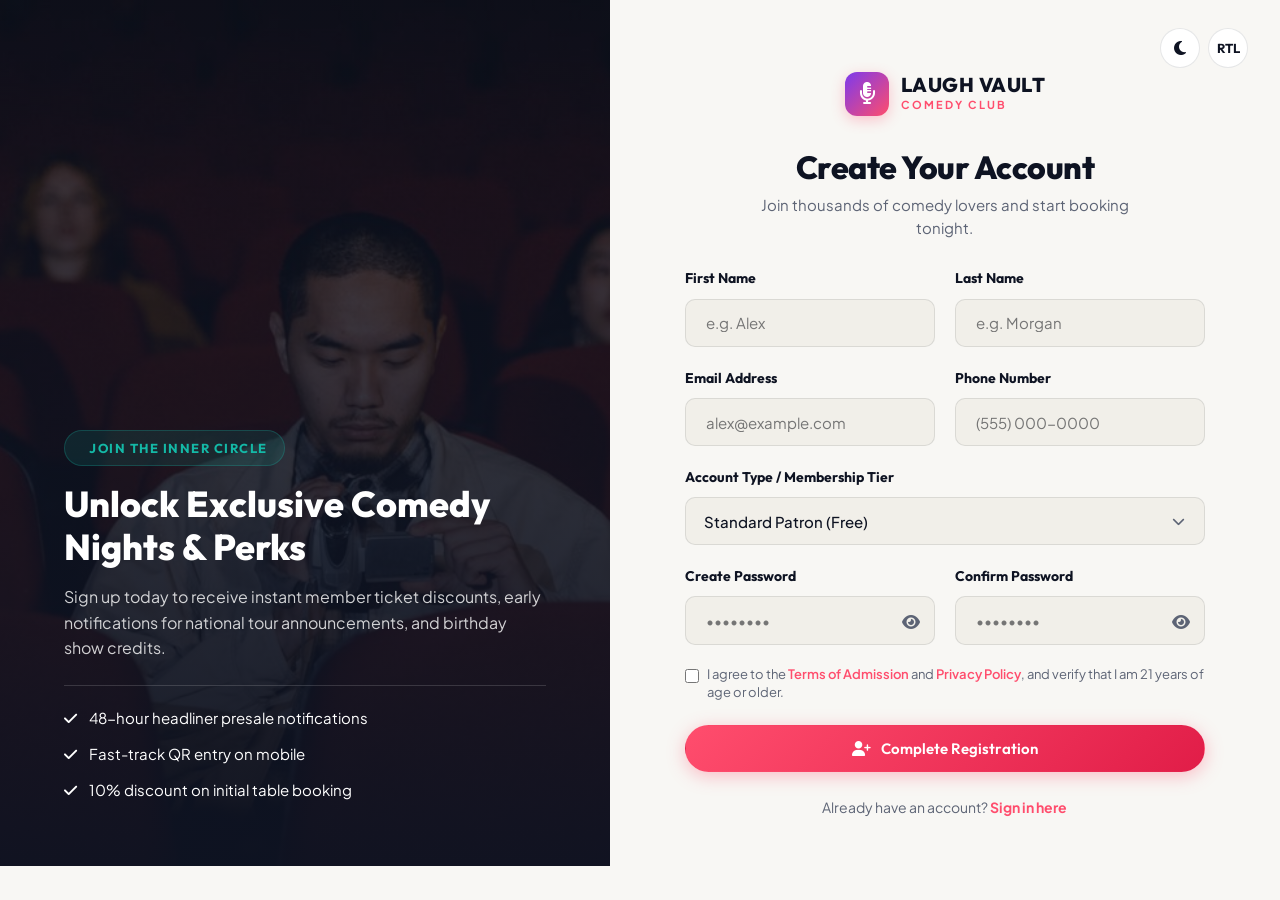
<file: register.html>
<!DOCTYPE html>
<html lang="en" data-theme="light" dir="ltr">
<head>
  <meta charset="UTF-8">
  <meta name="viewport" content="width=device-width, initial-scale=1.0">
  <title>Create Patron Account — The Laugh Vault Comedy Club</title>
  <meta name="description" content="Sign up for a Laugh Vault account to unlock ticket presales, loyalty cocktail rewards, and VIP lounge access.">
  
  <link rel="icon" type="image/svg+xml" href="assets/images/favicon.svg">
  <link rel="stylesheet" href="https://cdnjs.cloudflare.com/ajax/libs/font-awesome/6.5.1/css/all.min.css">
  <link rel="stylesheet" href="assets/css/style.css?v=2.9">
  <link rel="stylesheet" href="assets/css/responsive.css?v=2.9">
</head>
<body>

  <!-- Page Loader -->
  <div class="page-loader" id="pageLoader">
    <div class="loader-content">
      <div class="loader-icon-wrap">
        <div class="loader-mic-icon">
          <i class="fas fa-microphone-lines"></i>
        </div>
        <div class="loader-pulse-ring"></div>
        <div class="loader-pulse-ring delay"></div>
      </div>
      <div class="loader-brand-title">THE LAUGH VAULT</div>
      <div class="loader-brand-subtitle">LIVE ENTERTAINMENT &amp; COMEDY</div>
      <div class="loader-bar-wrap">
        <div class="loader-bar-fill"></div>
      </div>
    </div>
  </div>

  <!-- ==========================================================================
       AUTH SPLIT CONTAINER
       ========================================================================== -->
  <main class="auth-wrapper">
    <!-- Visual Left Pane -->
    <div class="auth-visual-pane">
      <img src="assets/images/auth/auth_register_stage.jpg" alt="Velvet Mic Nightlife" class="auth-visual-bg">
      <div class="auth-visual-overlay"></div>
      <div class="auth-visual-content">
        <div class="section-eyebrow eyebrow-teal"><i class="fas fa-sparkles"></i> JOIN THE INNER CIRCLE</div>
        <h2 style="font-size: 2.25rem; font-weight: 800; line-height: 1.2; margin-bottom: 1rem; color: #FFFFFF;">
          Unlock Exclusive Comedy Nights &amp; Perks
        </h2>
        <p style="color: rgba(255, 255, 255, 0.8); font-size: 1rem; line-height: 1.6; margin-bottom: 1.5rem;">
          Sign up today to receive instant member ticket discounts, early notifications for national tour announcements, and birthday show credits.
        </p>
        <ul style="list-style: none; display: flex; flex-direction: column; gap: 0.75rem; border-top: 1px solid rgba(255,255,255,0.15); padding-top: 1.25rem;">
          <li style="display: flex; align-items: center; gap: 0.75rem; font-size: 0.9375rem; color: #FFFFFF;">
            <i class="fas fa-check" style="color: var(--color-accent-teal);"></i> 48-hour headliner presale notifications
          </li>
          <li style="display: flex; align-items: center; gap: 0.75rem; font-size: 0.9375rem; color: #FFFFFF;">
            <i class="fas fa-check" style="color: var(--color-accent-teal);"></i> Fast-track QR entry on mobile
          </li>
          <li style="display: flex; align-items: center; gap: 0.75rem; font-size: 0.9375rem; color: #FFFFFF;">
            <i class="fas fa-check" style="color: var(--color-accent-teal);"></i> 10% discount on initial table booking
          </li>
        </ul>
      </div>
    </div>

    <!-- Form Right Pane -->
    <div class="auth-form-pane">
      <!-- Top Right Theme & RTL Controls -->
      <div class="auth-top-controls">
        <button class="control-btn theme-toggle-btn" aria-label="Toggle Theme Mode" title="Toggle Theme"><i class="fas fa-moon"></i></button>
        <button class="control-btn rtl-toggle-btn" aria-label="Toggle Text Direction" title="Toggle RTL/LTR">RTL</button>
      </div>

      <div class="auth-form-box" style="max-width: 520px;">
        <!-- Centered Brand Logo -->
        <div class="auth-brand-center">
          <a href="index.html" class="brand-logo">
            <div class="logo-icon"><i class="fas fa-microphone-lines"></i></div>
            <div class="brand-text">
              <span class="brand-title">LAUGH VAULT</span>
              <span class="brand-subtitle">COMEDY CLUB</span>
            </div>
          </a>
        </div>

        <div style="margin-bottom: 1.75rem; text-align: center;">
          <h1 style="font-size: 2rem; font-weight: 800; margin-bottom: 0.5rem; letter-spacing: -0.5px;">Create Your Account</h1>
          <p style="color: var(--color-text-muted); font-size: 0.9375rem; max-width: 380px; margin: 0 auto; line-height: 1.5;">
            Join thousands of comedy lovers and start booking tonight.
          </p>
        </div>

        <form id="registerForm" action="dashboard.html" method="GET">
          <div class="form-row">
            <div class="form-group">
              <label class="form-label" for="regFirstName">First Name</label>
              <input type="text" id="regFirstName" class="form-control" placeholder="e.g. Alex" required>
            </div>
            <div class="form-group">
              <label class="form-label" for="regLastName">Last Name</label>
              <input type="text" id="regLastName" class="form-control" placeholder="e.g. Morgan" required>
            </div>
          </div>

          <div class="form-row">
            <div class="form-group">
              <label class="form-label" for="regEmail">Email Address</label>
              <input type="email" id="regEmail" class="form-control" placeholder="alex@example.com" required>
            </div>
            <div class="form-group">
              <label class="form-label" for="regPhone">Phone Number</label>
              <input type="tel" id="regPhone" class="form-control" placeholder="(555) 000-0000" required>
            </div>
          </div>

          <div class="form-group">
            <label class="form-label" for="regTier">Account Type / Membership Tier</label>
            <select id="regTier" class="form-control">
              <option value="standard">Standard Patron (Free)</option>
              <option value="gold">Gold Velvet Member ($89/mo)</option>
              <option value="obsidian">Obsidian VIP Circle ($199/mo)</option>
              <option value="founder">Founder's Key ($399/mo)</option>
            </select>
          </div>

          <div class="form-row">
            <div class="form-group">
              <label class="form-label" for="regPassword">Create Password</label>
              <div class="password-input-wrap">
                <input type="password" id="regPassword" class="form-control" placeholder="••••••••" required>
                <button type="button" class="password-toggle-btn" aria-label="Toggle password visibility">
                  <i class="fas fa-eye"></i>
                </button>
              </div>
            </div>
            <div class="form-group">
              <label class="form-label" for="regConfirm">Confirm Password</label>
              <div class="password-input-wrap">
                <input type="password" id="regConfirm" class="form-control" placeholder="••••••••" required>
                <button type="button" class="password-toggle-btn" aria-label="Toggle password visibility">
                  <i class="fas fa-eye"></i>
                </button>
              </div>
            </div>
          </div>

          <div style="display: flex; align-items: flex-start; gap: 0.5rem; margin-bottom: 1.5rem;">
            <input type="checkbox" id="termsAgree" required style="accent-color: var(--color-accent); width: 16px; height: 16px; margin-top: 3px; cursor: pointer;">
            <label for="termsAgree" style="font-size: 0.8125rem; color: var(--color-text-muted); cursor: pointer; line-height: 1.4;">
              I agree to the <a href="#" style="color: var(--color-accent); font-weight: 600;">Terms of Admission</a> and <a href="#" style="color: var(--color-accent); font-weight: 600;">Privacy Policy</a>, and verify that I am 21 years of age or older.
            </label>
          </div>

          <button type="submit" class="btn btn-primary btn-md" style="width: 100%; margin-bottom: 1.5rem;">
            <i class="fas fa-user-plus"></i> Complete Registration
          </button>

          <p style="text-align: center; font-size: 0.875rem; color: var(--color-text-muted);">
            Already have an account? <a href="login.html" style="color: var(--color-accent); font-weight: 700;">Sign in here</a>
          </p>
        </form>
      </div>
    </div>
  </main>

  <script src="assets/js/main.js?v=2.9"></script>
</body>
</html>
</file>
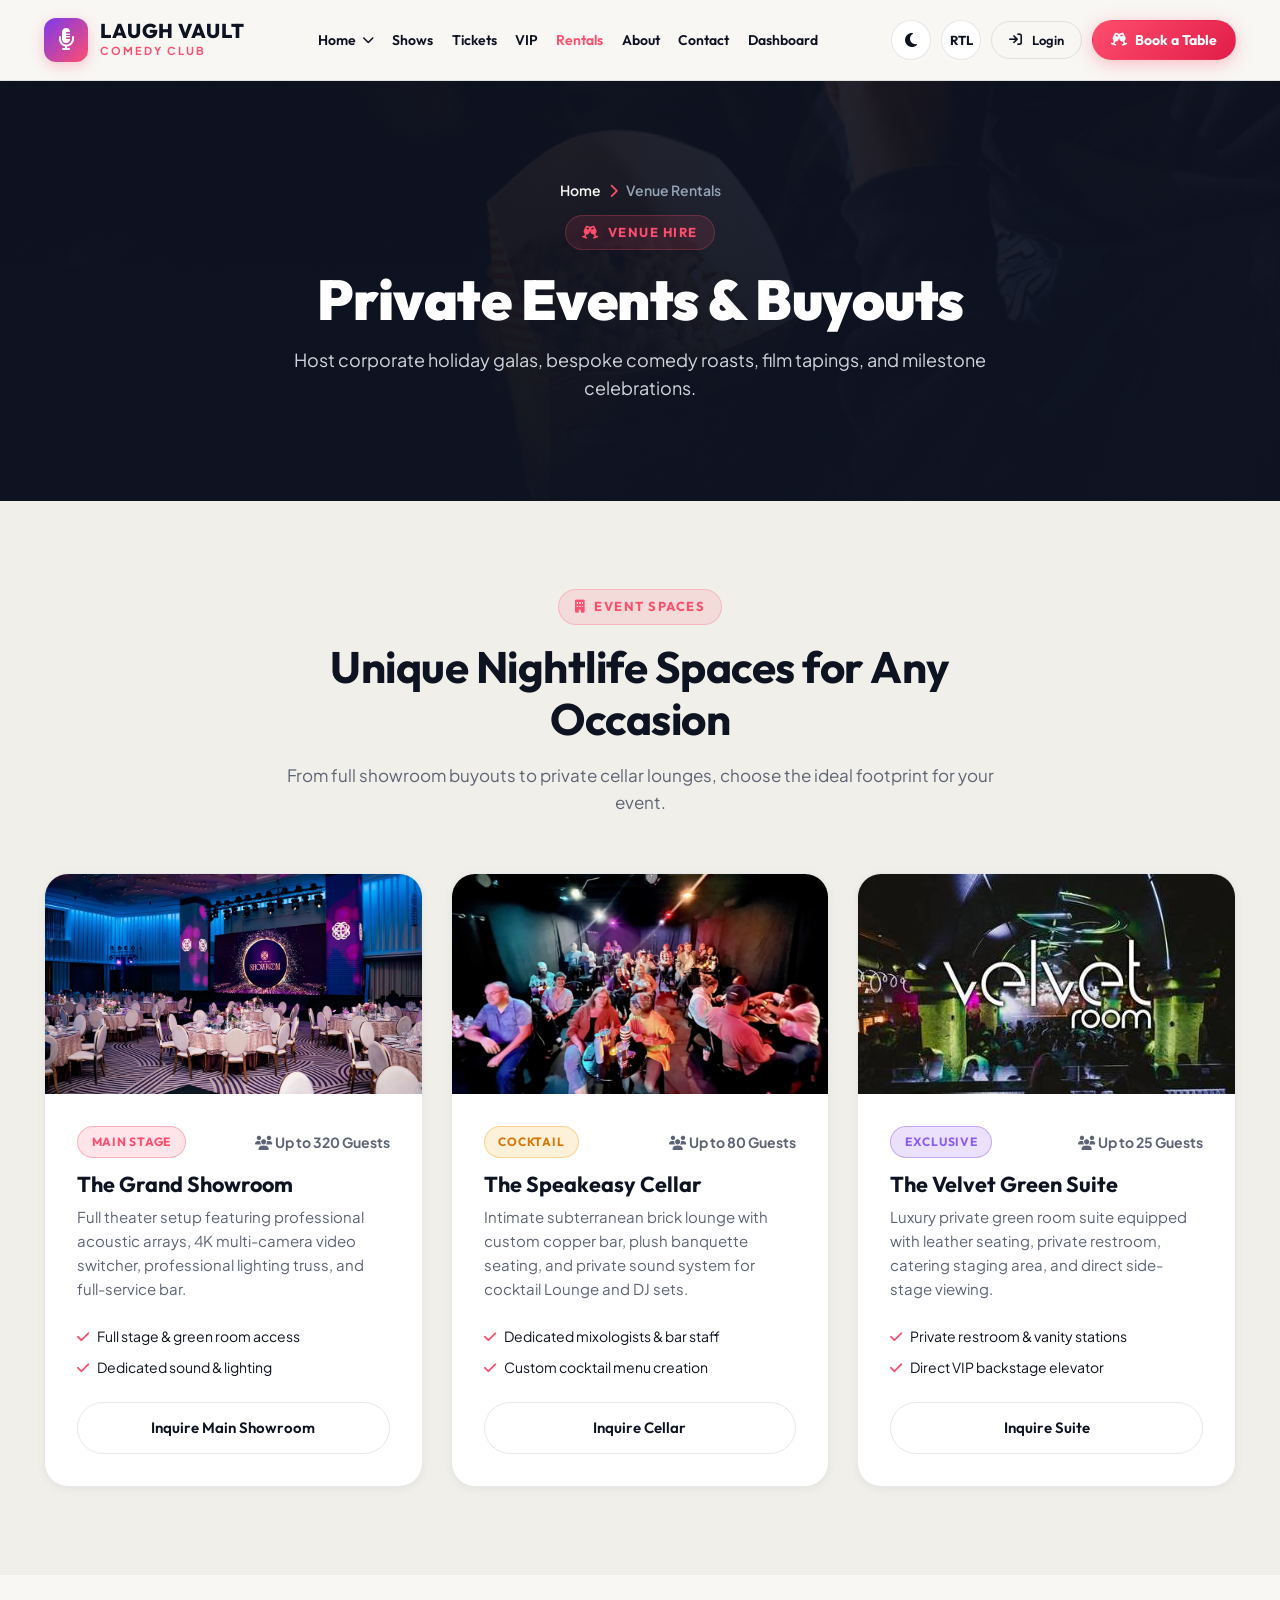
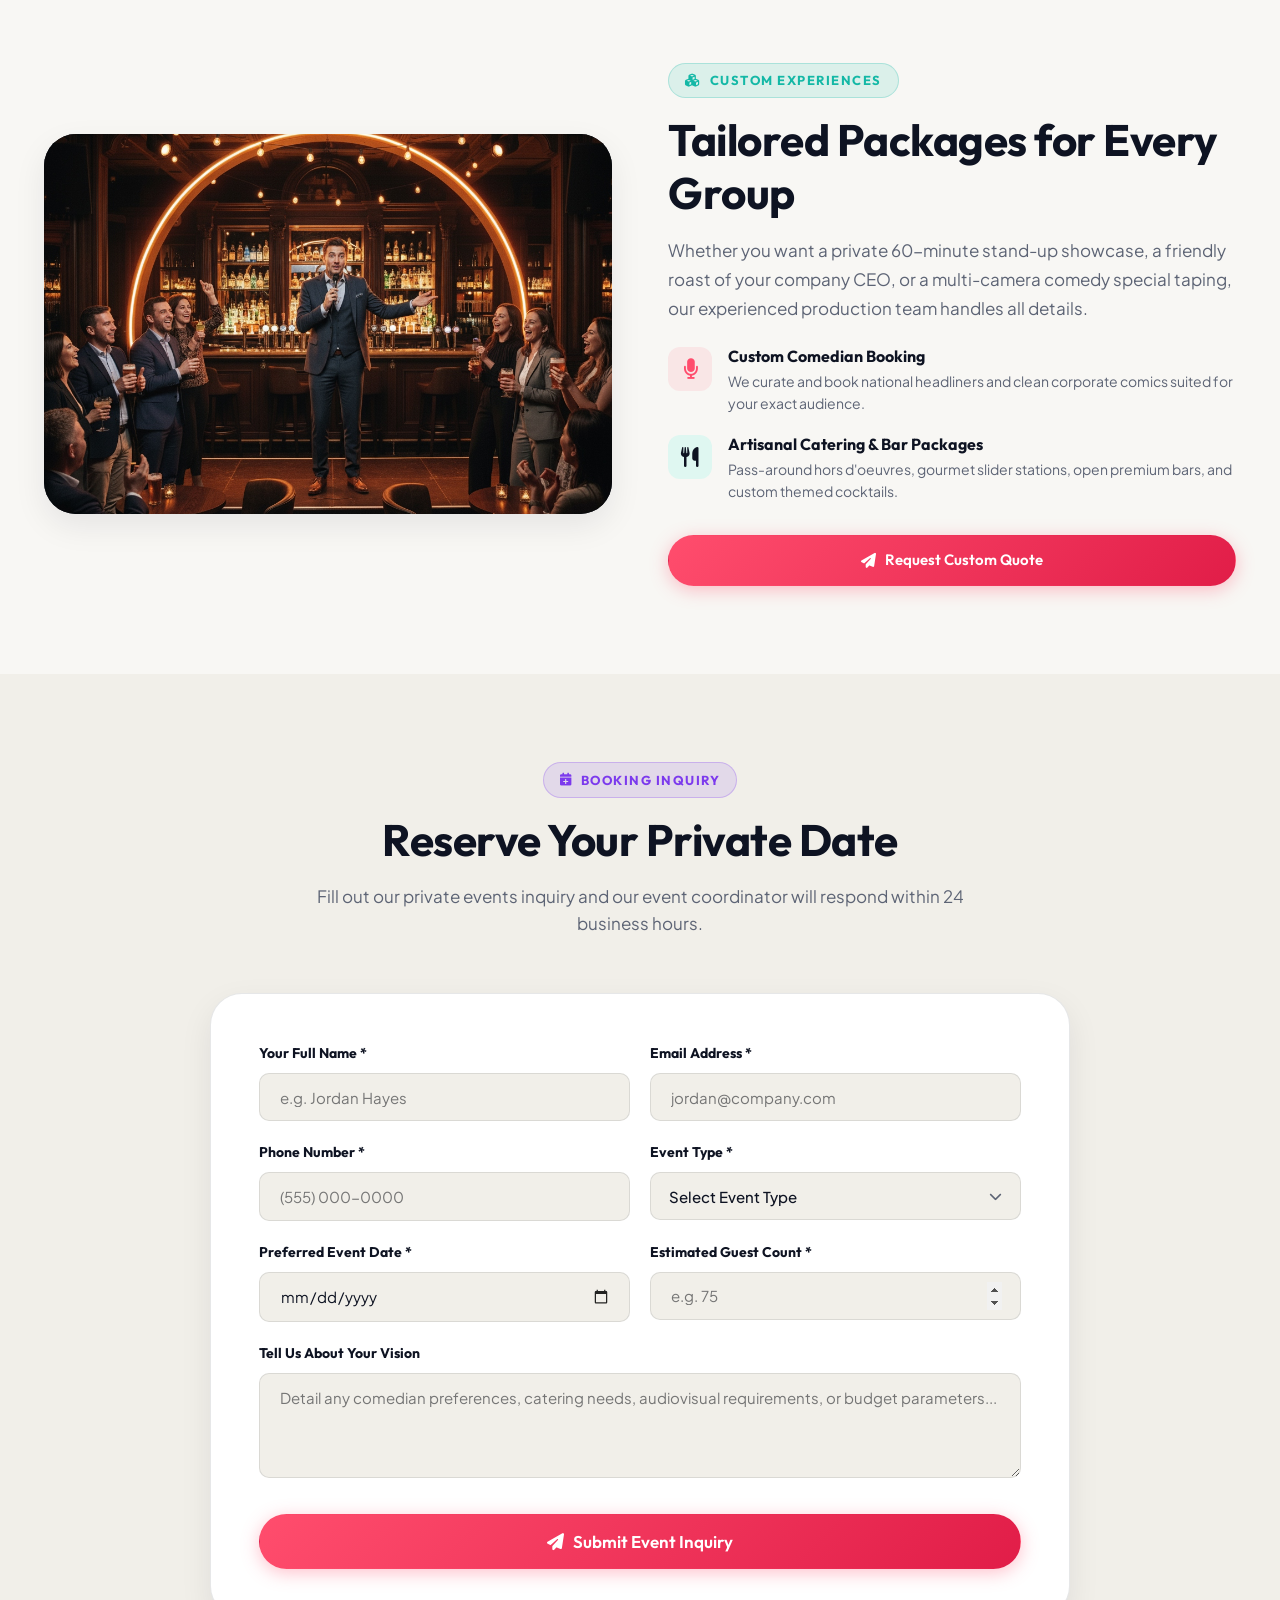
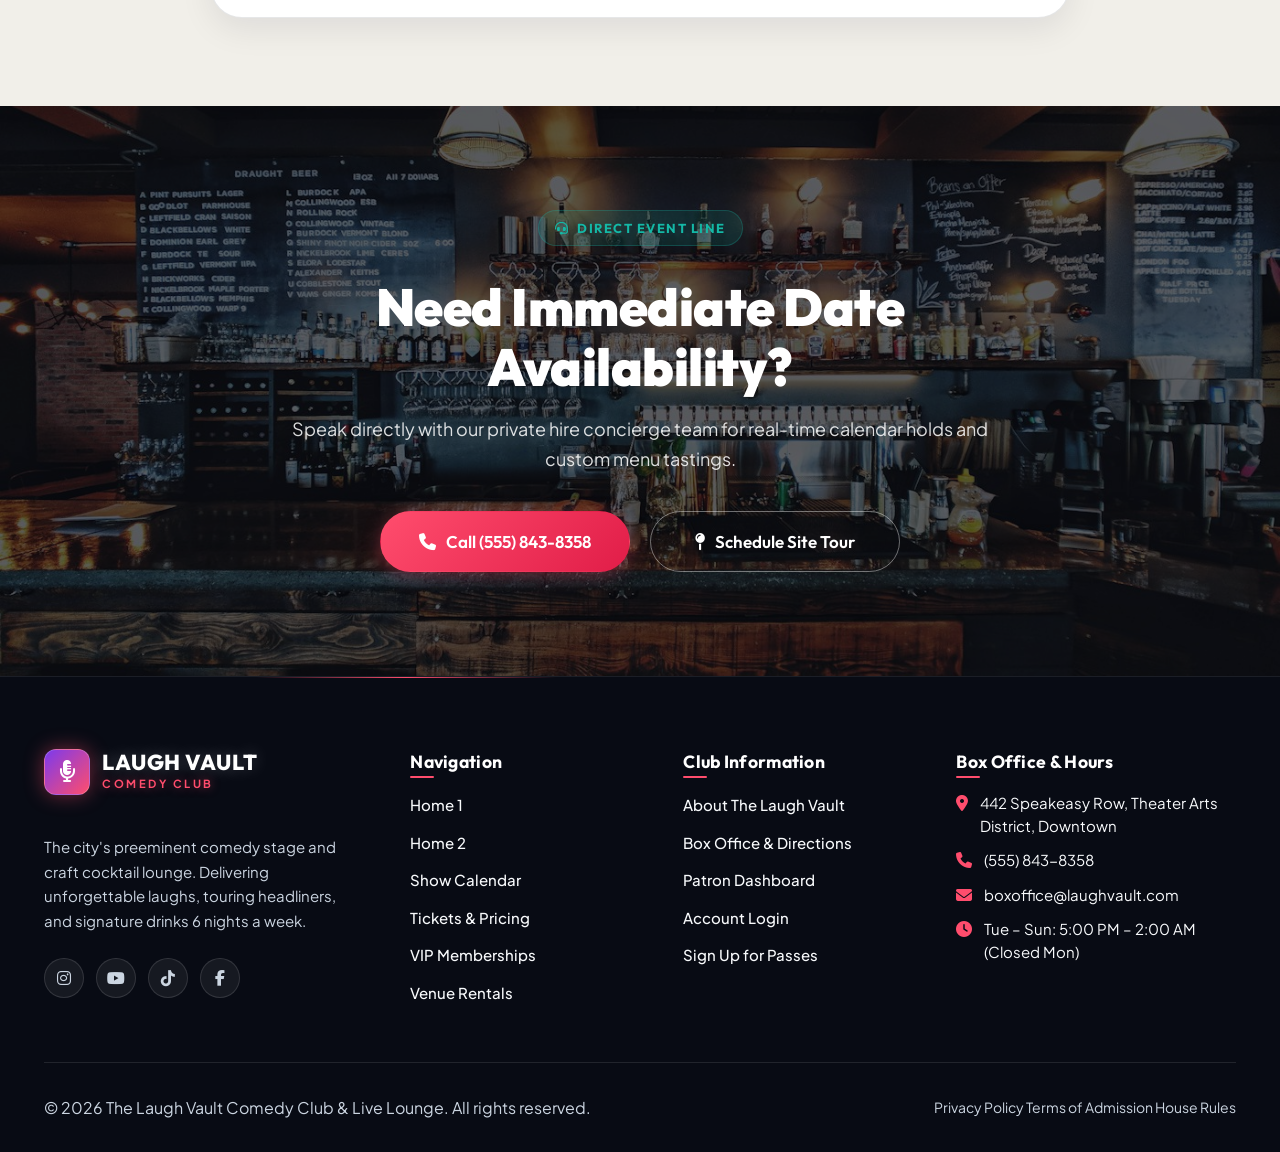
<file: rentals.html>
<!DOCTYPE html>
<html lang="en" data-theme="light" dir="ltr">

<head>
  <meta charset="UTF-8">
  <meta name="viewport" content="width=device-width, initial-scale=1.0">
  <title>Venue Rentals &amp; Private Events — The Laugh Vault Comedy Club</title>
  <meta name="description"
    content="Host your private party, corporate comedy roast, television taping, or brand launch at The Laugh Vault.">

  <link rel="icon" type="image/svg+xml" href="assets/images/favicon.svg">
  <link rel="stylesheet" href="https://cdnjs.cloudflare.com/ajax/libs/font-awesome/6.5.1/css/all.min.css">
  <link rel="stylesheet" href="assets/css/style.css?v=2.9">
  <link rel="stylesheet" href="assets/css/responsive.css?v=2.9">
</head>

<body>

  <!-- Page Loader -->
  <div class="page-loader" id="pageLoader">
    <div class="loader-content">
      <div class="loader-icon-wrap">
        <div class="loader-mic-icon">
          <i class="fas fa-microphone-lines"></i>
        </div>
        <div class="loader-pulse-ring"></div>
        <div class="loader-pulse-ring delay"></div>
      </div>
      <div class="loader-brand-title">THE LAUGH VAULT</div>
      <div class="loader-brand-subtitle">LIVE ENTERTAINMENT &amp; COMEDY</div>
      <div class="loader-bar-wrap">
        <div class="loader-bar-fill"></div>
      </div>
    </div>
  </div>

  <!-- ==========================================================================
       HEADER & NAVIGATION BAR
       ========================================================================== -->
  <header class="site-header" id="siteHeader">
    <div class="container">
      <nav class="navbar" aria-label="Main Navigation">
        <a href="index.html" class="brand-logo">
          <div class="logo-icon"><i class="fas fa-microphone-lines"></i></div>
          <div class="brand-text">
            <span class="brand-title">LAUGH VAULT</span>
            <span class="brand-subtitle">COMEDY CLUB</span>
          </div>
        </a>

        <ul class="nav-menu">
          <li class="nav-item dropdown">
            <a href="index.html" class="nav-link">
              Home <i class="fas fa-chevron-down dropdown-icon"></i>
            </a>
            <ul class="dropdown-menu">
              <li><a href="index.html" class="dropdown-link">Home 1</a></li>
              <li><a href="home-2.html" class="dropdown-link">Home 2</a></li>
            </ul>
          </li>
          <li class="nav-item"><a href="shows.html" class="nav-link">Shows</a></li>
          <li class="nav-item"><a href="tickets.html" class="nav-link">Tickets</a></li>
          <li class="nav-item"><a href="vip.html" class="nav-link">VIP</a></li>
          <li class="nav-item"><a href="rentals.html" class="nav-link active">Rentals</a></li>
          <li class="nav-item"><a href="about.html" class="nav-link">About</a></li>
          <li class="nav-item"><a href="contact.html" class="nav-link">Contact</a></li>
          <li class="nav-item"><a href="dashboard.html" class="nav-link">Dashboard</a></li>
        </ul>

        <div class="nav-actions">
          <button class="control-btn theme-toggle-btn" aria-label="Toggle Theme Mode"><i class="fas fa-moon"></i></button>
          <button class="control-btn rtl-toggle-btn" aria-label="Toggle Text Direction">RTL</button>
          <a href="login.html" class="btn btn-outline btn-sm desktop-only-btn"><i class="fas fa-arrow-right-to-bracket"></i> Login</a>
          <a href="tickets.html" class="btn btn-primary btn-sm header-book-btn"><i class="fas fa-champagne-glasses"></i> <span>Book a Table</span></a>
          <button class="hamburger-btn" aria-label="Toggle Navigation Menu"><span></span><span></span><span></span></button>
        </div>
      </nav>
    </div>

    <div class="mobile-nav-drawer">
      <ul class="mobile-nav-links">
        <li>
          <a href="#" class="mobile-nav-link mobile-dropdown-toggle">
            <span>Home</span><i class="fas fa-chevron-down dropdown-icon"></i>
          </a>
          <ul class="mobile-submenu">
            <li><a href="index.html" class="mobile-submenu-link">Home 1</a></li>
            <li><a href="home-2.html" class="mobile-submenu-link">Home 2</a></li>
          </ul>
        </li>
        <li><a href="shows.html" class="mobile-nav-link">Shows</a></li>
        <li><a href="tickets.html" class="mobile-nav-link">Tickets</a></li>
        <li><a href="vip.html" class="mobile-nav-link">VIP</a></li>
        <li><a href="rentals.html" class="mobile-nav-link active">Rentals</a></li>
        <li><a href="about.html" class="mobile-nav-link">About</a></li>
        <li><a href="contact.html" class="mobile-nav-link">Contact</a></li>
        <li><a href="dashboard.html" class="mobile-nav-link">Dashboard</a></li>
      </ul>
      <div class="mobile-drawer-bottom">
        <a href="login.html" class="btn btn-outline" style="width: 100%; margin-bottom: 0.65rem;"><i class="fas fa-arrow-right-to-bracket"></i> Login</a>
        <a href="tickets.html" class="btn btn-primary" style="width: 100%;"><i class="fas fa-champagne-glasses"></i> Book a Table</a>
      </div>
    </div>
  </header>

  <!-- ==========================================================================
       SECTION 1: INNER HERO
       ========================================================================== -->
  <section class="inner-hero-section">
    <div class="inner-hero-bg-wrapper">
      <img src="assets/images/rentals/hero_rentals.jpg" alt="Velvet Mic Venue Hire" class="inner-hero-bg">
      <div class="inner-hero-overlay"></div>
    </div>
    <div class="inner-hero-content">
      <div class="breadcrumb-trail">
        <a href="index.html">Home</a>
        <span class="breadcrumb-separator"><i class="fas fa-chevron-right"></i></span>
        <span>Venue Rentals</span>
      </div>
      <div class="section-eyebrow"><i class="fas fa-champagne-glasses"></i> VENUE HIRE</div>
      <h1 class="inner-hero-title">Private Events &amp; Buyouts</h1>
      <p class="inner-hero-desc">Host corporate holiday galas, bespoke comedy roasts, film tapings, and milestone
        celebrations.</p>
    </div>
  </section>

  <!-- ==========================================================================
       SECTION 2: SPACES AVAILABLE FOR HIRE
       ========================================================================== -->
  <section style="background: var(--color-surface-soft);">
    <div class="container">
      <div class="section-header">
        <div class="section-eyebrow eyebrow-coral"><i class="fas fa-building"></i> EVENT SPACES</div>
        <h2 class="section-title">Unique Nightlife Spaces for Any Occasion</h2>
        <p class="section-desc">From full showroom buyouts to private cellar lounges, choose the ideal footprint for
          your event.</p>
      </div>

      <div class="grid-3">
        <!-- Space 1: Main Showroom -->
        <article class="feature-card" style="padding: 0; overflow: hidden;">
          <div style="height: 220px; width: 100%; overflow: hidden;">
            <img src="assets/images/rentals/rental_showroom.jpg" alt="The Main Showroom"
              style="width: 100%; height: 100%; object-fit: cover;">
          </div>
          <div class="feature-card-body">
            <div class="card-meta-row">
              <span class="badge badge-coral">MAIN STAGE</span>
              <span class="meta-capacity"><i class="fas fa-users"></i> Up to 320 Guests</span>
            </div>
            <h3 style="font-size: 1.35rem; margin-bottom: 0.5rem;">The Grand Showroom</h3>
            <p style="font-size: 0.9375rem; color: var(--color-text-muted); line-height: 1.6; margin-bottom: 1.5rem;">
              Full theater setup featuring professional acoustic arrays, 4K multi-camera video switcher, professional
              lighting truss, and full-service bar.
            </p>
            <ul
              style="list-style: none; display: flex; flex-direction: column; gap: 0.5rem; font-size: 0.875rem; color: var(--color-text); margin-bottom: 1.5rem;">
              <li><i class="fas fa-check" style="color: var(--color-accent); margin-right: 6px;"></i> Full stage &amp;
                green room access</li>
              <li><i class="fas fa-check" style="color: var(--color-accent); margin-right: 6px;"></i> Dedicated sound
                &amp; lighting </li>
            </ul>
            <a href="#inquiryForm" class="btn btn-outline btn-md" style="width: 100%;">Inquire Main Showroom</a>
          </div>
        </article>

        <!-- Space 2: Speakeasy Cellar -->
        <article class="feature-card" style="padding: 0; overflow: hidden;">
          <div style="height: 220px; width: 100%; overflow: hidden;">
            <img src="assets/images/rentals/rental_cellar.jpg" alt="The Speakeasy Cellar"
              style="width: 100%; height: 100%; object-fit: cover;">
          </div>
          <div class="feature-card-body">
            <div class="card-meta-row">
              <span class="badge badge-amber">COCKTAIL </span>
              <span class="meta-capacity"><i class="fas fa-users"></i> Up to 80 Guests</span>
            </div>
            <h3 style="font-size: 1.35rem; margin-bottom: 0.5rem;">The Speakeasy Cellar</h3>
            <p style="font-size: 0.9375rem; color: var(--color-text-muted); line-height: 1.6; margin-bottom: 1.5rem;">
              Intimate subterranean brick lounge with custom copper bar, plush banquette seating, and private sound
              system for cocktail Lounge and DJ sets.
            </p>
            <ul
              style="list-style: none; display: flex; flex-direction: column; gap: 0.5rem; font-size: 0.875rem; color: var(--color-text); margin-bottom: 1.5rem;">
              <li><i class="fas fa-check" style="color: var(--color-accent); margin-right: 6px;"></i> Dedicated
                mixologists &amp; bar staff</li>
              <li><i class="fas fa-check" style="color: var(--color-accent); margin-right: 6px;"></i> Custom cocktail
                menu creation</li>
            </ul>
            <a href="#inquiryForm" class="btn btn-outline btn-md" style="width: 100%;">Inquire Cellar</a>
          </div>
        </article>

        <!-- Space 3: VIP Suite -->
        <article class="feature-card" style="padding: 0; overflow: hidden;">
          <div style="height: 220px; width: 100%; overflow: hidden;">
            <img src="assets/images/rentals/rental_suite.jpg" alt="The Velvet Green Suite"
              style="width: 100%; height: 100%; object-fit: cover;">
          </div>
          <div class="feature-card-body">
            <div class="card-meta-row">
              <span class="badge badge-violet">EXCLUSIVE</span>
              <span class="meta-capacity"><i class="fas fa-users"></i> Up to 25 Guests</span>
            </div>
            <h3 style="font-size: 1.35rem; margin-bottom: 0.5rem;">The Velvet Green Suite</h3>
            <p style="font-size: 0.9375rem; color: var(--color-text-muted); line-height: 1.6; margin-bottom: 1.5rem;">
              Luxury private green room suite equipped with leather seating, private restroom, catering staging area,
              and direct side-stage viewing.
            </p>
            <ul
              style="list-style: none; display: flex; flex-direction: column; gap: 0.5rem; font-size: 0.875rem; color: var(--color-text); margin-bottom: 1.5rem;">
              <li><i class="fas fa-check" style="color: var(--color-accent); margin-right: 6px;"></i> Private restroom
                &amp; vanity stations</li>
              <li><i class="fas fa-check" style="color: var(--color-accent); margin-right: 6px;"></i> Direct VIP
                backstage elevator</li>
            </ul>
            <a href="#inquiryForm" class="btn btn-outline btn-md" style="width: 100%;">Inquire Suite</a>
          </div>
        </article>
      </div>
    </div>
  </section>

  <!-- ==========================================================================
       SECTION 3: EVENT PACKAGES & ADD-ONS
       ========================================================================== -->
  <section>
    <div class="container">
      <div class="split-layout">
        <div class="split-media">
          <img src="assets/images/rentals/rental_party.jpg" alt="Corporate gala event at Velvet Mic" class="split-img">
        </div>
        <div class="split-content">
          <div class="section-eyebrow eyebrow-teal"><i class="fas fa-cubes"></i> CUSTOM EXPERIENCES</div>
          <h2 class="section-title">Tailored Packages for Every Group</h2>
          <p style="color: var(--color-text-muted); font-size: 1.0625rem; line-height: 1.7; margin-bottom: 1.5rem;">
            Whether you want a private 60-minute stand-up showcase, a friendly roast of your company CEO, or a
            multi-camera comedy special taping, our experienced production team handles all details.
          </p>

          <div style="display: flex; flex-direction: column; gap: 1.25rem; margin-bottom: 2rem;">
            <div style="display: flex; gap: 1rem; align-items: flex-start;">
              <div
                style="width: 44px; height: 44px; border-radius: 12px; background: rgba(255, 77, 109, 0.1); color: var(--color-accent); display: flex; align-items: center; justify-content: center; font-size: 1.25rem; flex-shrink: 0;">
                <i class="fas fa-microphone"></i>
              </div>
              <div>
                <h4 style="margin-bottom: 0.25rem;">Custom Comedian Booking</h4>
                <p style="font-size: 0.875rem; color: var(--color-text-muted);">We curate and book national headliners
                  and clean corporate comics suited for your exact audience.</p>
              </div>
            </div>

            <div style="display: flex; gap: 1rem; align-items: flex-start;">
              <div
                style="width: 44px; height: 44px; border-radius: 12px; background: rgba(0, 245, 212, 0.1); color: var(--color-accent-teal); display: flex; align-items: center; justify-content: center; font-size: 1.25rem; flex-shrink: 0;">
                <i class="fas fa-utensils"></i>
              </div>
              <div>
                <h4 style="margin-bottom: 0.25rem;">Artisanal Catering &amp; Bar Packages</h4>
                <p style="font-size: 0.875rem; color: var(--color-text-muted);">Pass-around hors d'oeuvres, gourmet
                  slider stations, open premium bars, and custom themed cocktails.</p>
              </div>
            </div>
          </div>

          <a href="#inquiryForm" class="btn btn-primary btn-md"><i class="fas fa-paper-plane"></i> Request Custom
            Quote</a>
        </div>
      </div>
    </div>
  </section>

  <!-- ==========================================================================
       SECTION 4: RENTAL INQUIRY FORM
       ========================================================================== -->
  <section id="inquiryForm" style="background: var(--color-surface-soft);">
    <div class="container">
      <div class="section-header">
        <div class="section-eyebrow eyebrow-violet"><i class="fas fa-calendar-plus"></i> BOOKING INQUIRY</div>
        <h2 class="section-title">Reserve Your Private Date</h2>
        <p class="section-desc">Fill out our private events inquiry and our event coordinator will respond within 24
          business hours.</p>
      </div>

      <div class="form-card" style="max-width: 860px; margin: 0 auto;">
        <form id="rentalInquiryForm"
          onsubmit="event.preventDefault(); alert('Thank you! Our private events director will contact you within 24 hours.');">
          <div class="form-row">
            <div class="form-group">
              <label class="form-label" for="rentName">Your Full Name *</label>
              <input type="text" id="rentName" class="form-control" placeholder="e.g. Jordan Hayes" required>
            </div>
            <div class="form-group">
              <label class="form-label" for="rentEmail">Email Address *</label>
              <input type="email" id="rentEmail" class="form-control" placeholder="jordan@company.com" required>
            </div>
          </div>

          <div class="form-row">
            <div class="form-group">
              <label class="form-label" for="rentPhone">Phone Number *</label>
              <input type="tel" id="rentPhone" class="form-control" placeholder="(555) 000-0000" required>
            </div>
            <div class="form-group">
              <label class="form-label" for="rentType">Event Type *</label>
              <select id="rentType" class="form-control" required>
                <option value="">Select Event Type</option>
                <option value="corporate">Corporate Party / Team Outing</option>
                <option value="birthday">Private Birthday / Anniversary</option>
                <option value="taping">Film / Comedy Special Taping</option>
                <option value="roast">Private Roast Show</option>
                <option value="buyout">Full Venue Buyout</option>
              </select>
            </div>
          </div>

          <div class="form-row">
            <div class="form-group">
              <label class="form-label" for="rentDate">Preferred Event Date *</label>
              <input type="date" id="rentDate" class="form-control" required>
            </div>
            <div class="form-group">
              <label class="form-label" for="rentGuests">Estimated Guest Count *</label>
              <input type="number" id="rentGuests" class="form-control" placeholder="e.g. 75" min="10" max="350"
                required>
            </div>
          </div>

          <div class="form-group">
            <label class="form-label" for="rentDetails">Tell Us About Your Vision</label>
            <textarea id="rentDetails" class="form-control" rows="4"
              placeholder="Detail any comedian preferences, catering needs, audiovisual requirements, or budget parameters..."></textarea>
          </div>

          <button type="submit" class="btn btn-primary btn-lg" style="width: 100%; margin-top: 1rem;">
            <i class="fas fa-paper-plane"></i> Submit Event Inquiry
          </button>
        </form>
      </div>
    </div>
  </section>

  <!-- ==========================================================================
       SECTION 5: MARQUEE CTA
       ========================================================================== -->
  <section class="marquee-cta-section">
    <div class="marquee-cta-bg">
      <img src="assets/images/home2/cta_marquee.jpg" alt="Velvet Mic Stage" class="marquee-bg-img">
      <div class="marquee-cta-overlay"></div>
    </div>
    <div class="container">
      <div class="marquee-cta-content">
        <div class="section-eyebrow eyebrow-teal"><i class="fas fa-headset"></i> DIRECT EVENT LINE</div>
        <h2 class="marquee-cta-title">Need Immediate Date Availability?</h2>
        <p class="marquee-cta-desc">
          Speak directly with our private hire concierge team for real-time calendar holds and custom menu tastings.
        </p>
        <div class="marquee-cta-actions">
          <a href="tel:5558438358" class="btn btn-primary btn-lg"><i class="fas fa-phone"></i> Call (555) 843-8358</a>
          <a href="contact.html" class="btn btn-outline btn-lg"
            style="color: #fff; border-color: rgba(255,255,255,0.4);"><i class="fas fa-map-pin"></i> Schedule Site
            Tour</a>
        </div>
      </div>
    </div>
  </section>

  <!-- ==========================================================================
       FOOTER
       ========================================================================== -->
  <footer class="site-footer">
    <div class="container">
      <div class="footer-grid">
        <div class="footer-brand">
          <a href="index.html" class="brand-logo" style="margin-bottom: 1.25rem;">
            <div class="logo-icon"><i class="fas fa-microphone-lines"></i></div>
            <div class="brand-text">
              <span class="brand-title">LAUGH VAULT</span>
              <span class="brand-subtitle">COMEDY CLUB</span>
            </div>
          </a>
          <p class="footer-desc">
            The city's preeminent comedy stage and craft cocktail lounge. Delivering unforgettable laughs, touring
            headliners, and signature drinks 6 nights a week.
          </p>
          <div class="social-links">
            <a href="#" class="social-btn" aria-label="Instagram"><i class="fab fa-instagram"></i></a>
            <a href="#" class="social-btn" aria-label="YouTube"><i class="fab fa-youtube"></i></a>
            <a href="#" class="social-btn" aria-label="TikTok"><i class="fab fa-tiktok"></i></a>
            <a href="#" class="social-btn" aria-label="Facebook"><i class="fab fa-facebook-f"></i></a>
          </div>
        </div>

        <div class="footer-col">
          <h4 class="footer-heading">Navigation</h4>
          <ul class="footer-links">
            <li><a href="index.html">Home 1</a></li>
            <li><a href="home-2.html">Home 2</a></li>
            <li><a href="shows.html">Show Calendar</a></li>
            <li><a href="tickets.html">Tickets &amp; Pricing</a></li>
            <li><a href="vip.html">VIP Memberships</a></li>
            <li><a href="rentals.html">Venue Rentals</a></li>
          </ul>
        </div>

        <div class="footer-col">
          <h4 class="footer-heading">Club Information</h4>
          <ul class="footer-links">
            <li><a href="about.html">About The Laugh Vault</a></li>
            <li><a href="contact.html">Box Office &amp; Directions</a></li>
            <li><a href="dashboard.html">Patron Dashboard</a></li>
            <li><a href="login.html">Account Login</a></li>
            <li><a href="register.html">Sign Up for Passes</a></li>
          </ul>
        </div>

        <div class="footer-col">
          <h4 class="footer-heading">Box Office &amp; Hours</h4>
          <ul class="footer-contact-list">
            <li><i class="fas fa-location-dot"></i> 442 Speakeasy Row, Theater Arts District, Downtown</li>
            <li><i class="fas fa-phone"></i> (555) 843-8358</li>
            <li><i class="fas fa-envelope"></i> boxoffice@laughvault.com</li>
            <li><i class="fas fa-clock"></i> Tue – Sun: 5:00 PM – 2:00 AM (Closed Mon)</li>
          </ul>
        </div>
      </div>

      <div class="footer-bottom">
        <p>&copy; 2026 The Laugh Vault Comedy Club &amp; Live Lounge. All rights reserved.</p>
        <div class="footer-legal">
          <a href="#">Privacy Policy</a>
          <a href="#">Terms of Admission</a>
          <a href="#">House Rules</a>
        </div>
      </div>
    </div>
  </footer>

  <button class="scroll-top-btn" aria-label="Scroll to top"><i class="fas fa-chevron-up"></i></button>

  <script src="assets/js/main.js?v=2.9"></script>
</body>

</html>
</file>
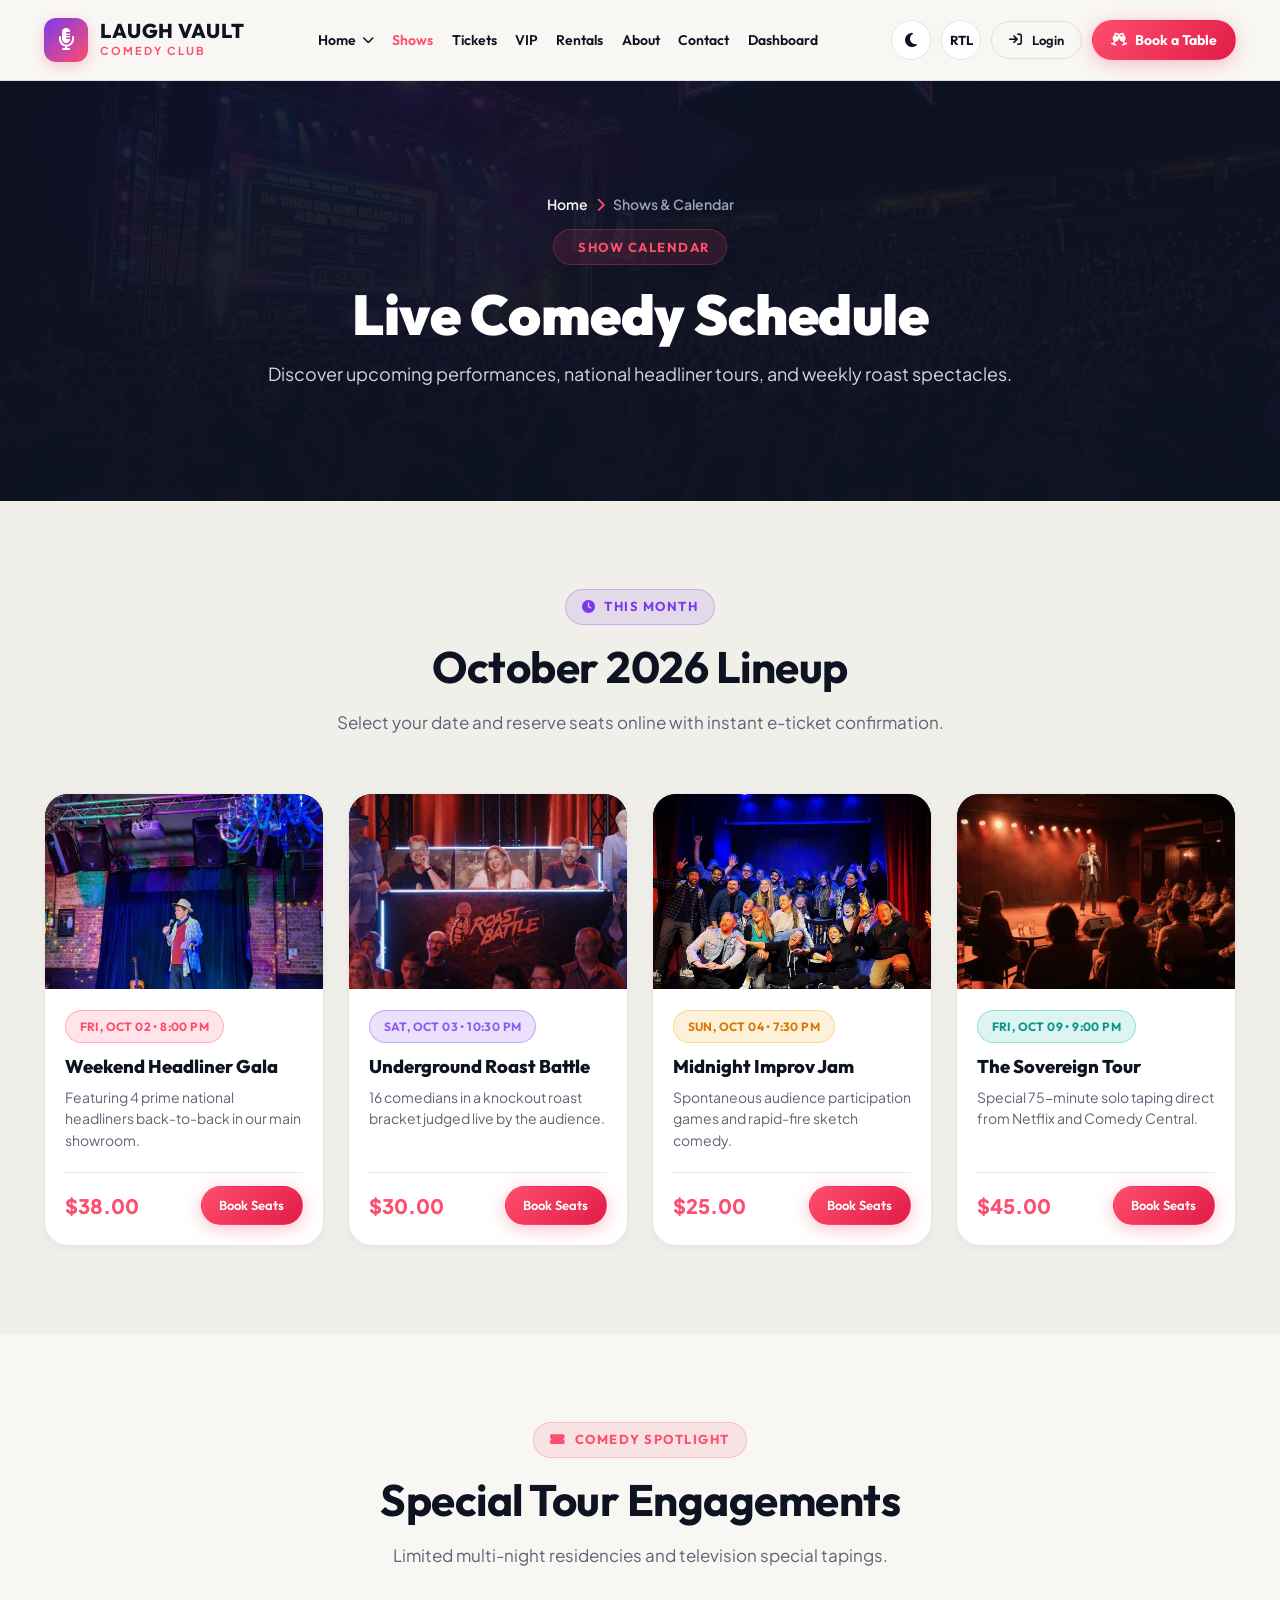
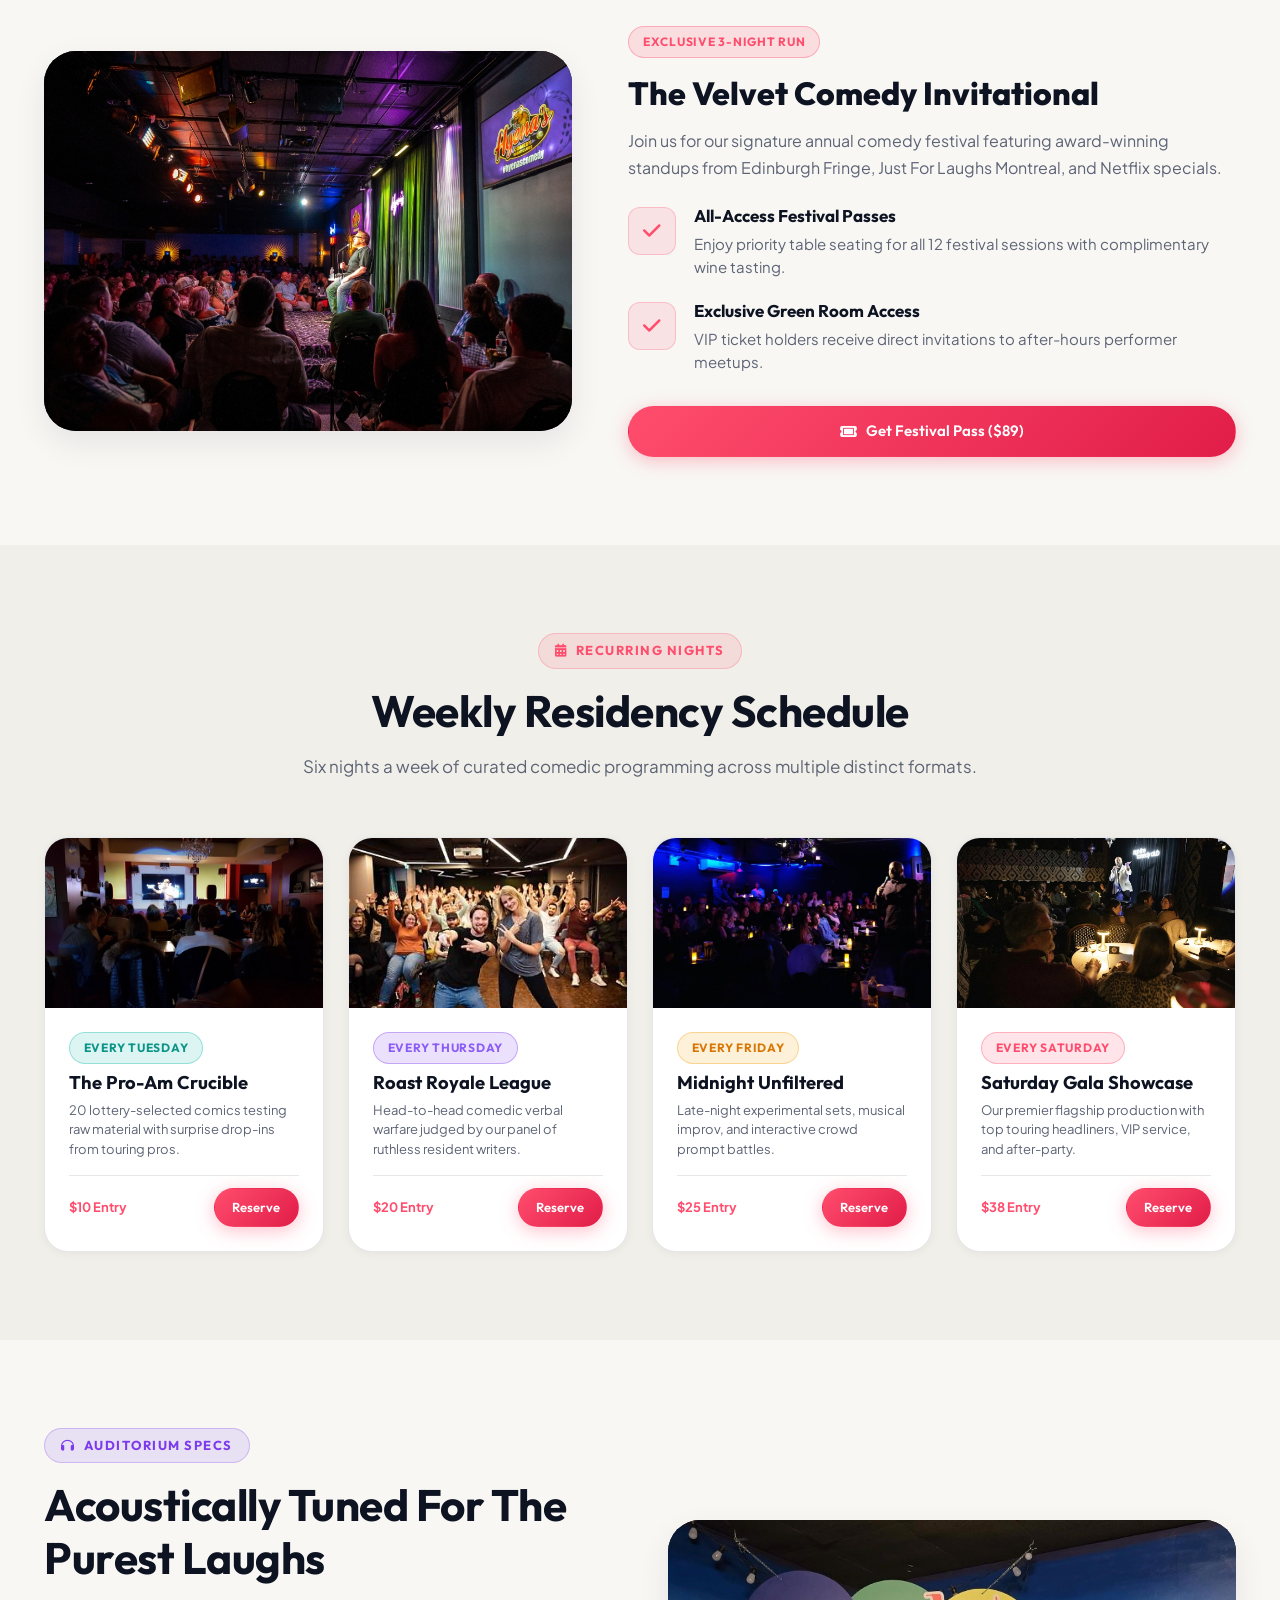
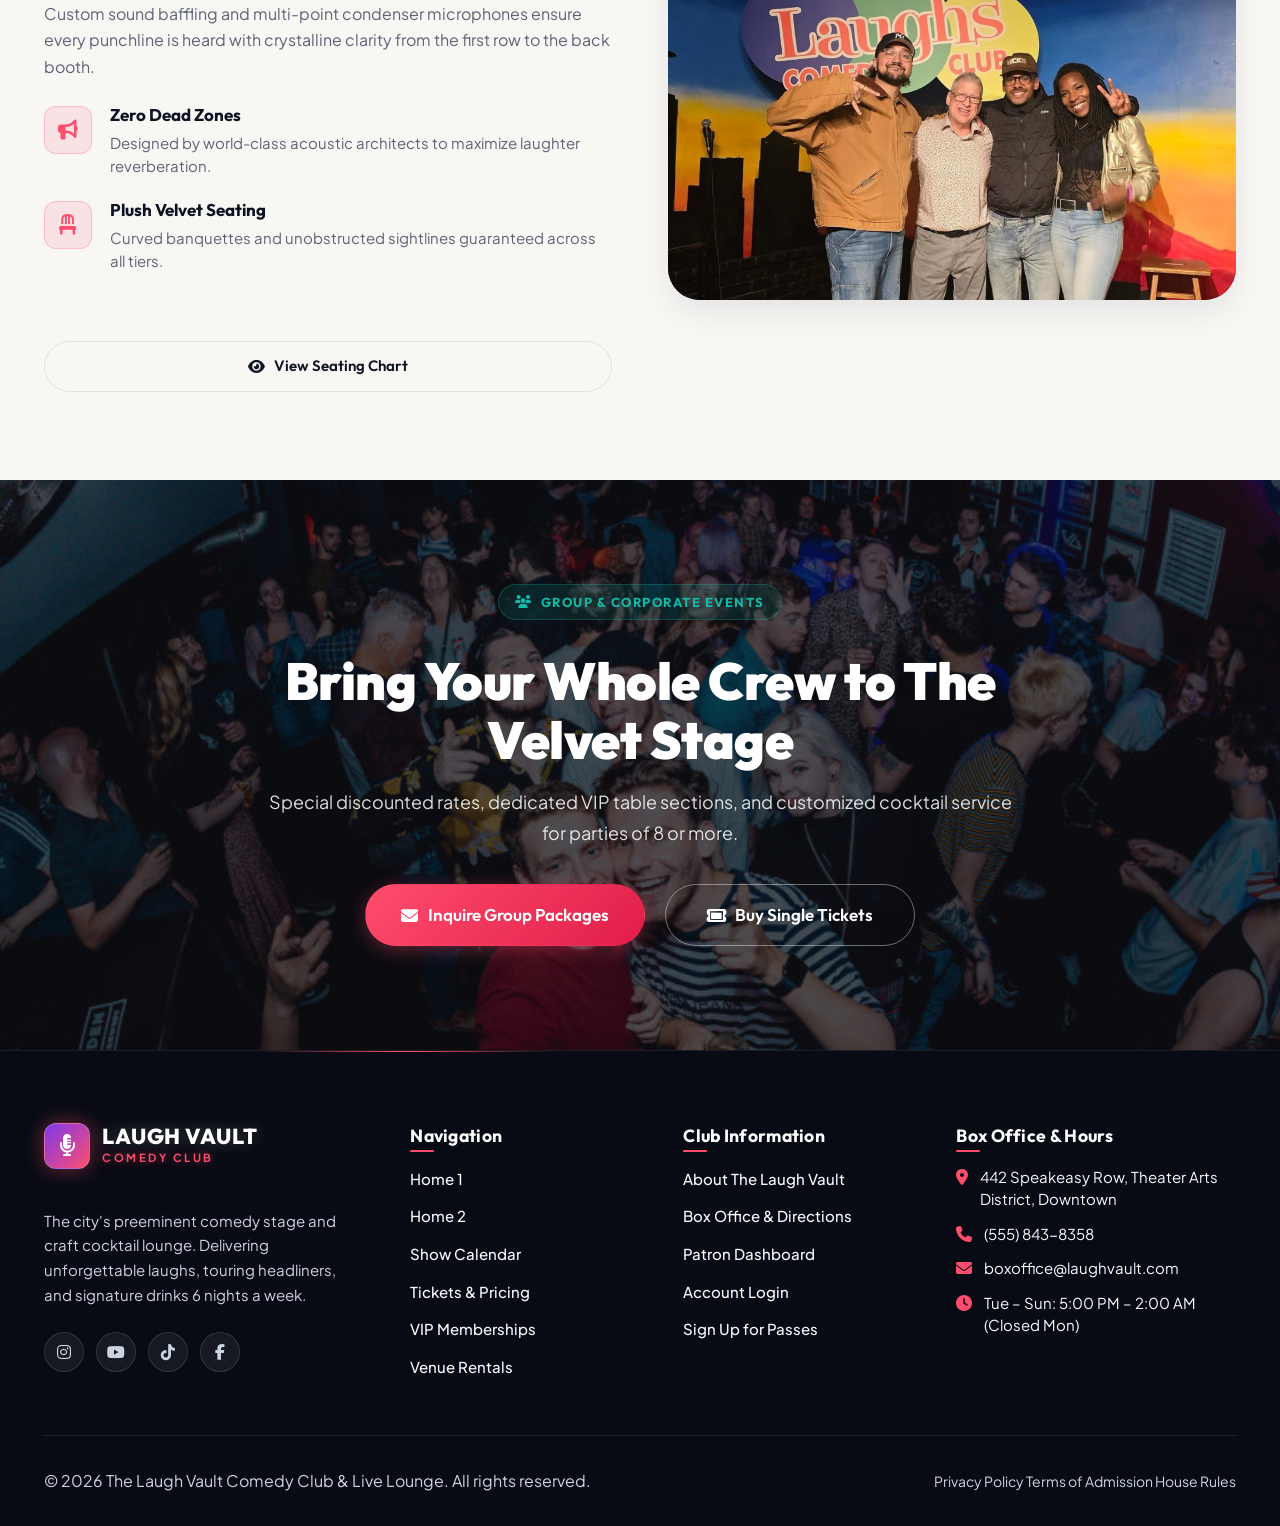
<file: shows.html>
<!DOCTYPE html>
<html lang="en" data-theme="light" dir="ltr">
<head>
  <meta charset="UTF-8">
  <meta name="viewport" content="width=device-width, initial-scale=1.0">
  <title>Shows &amp; Calendar — The Laugh Vault Comedy Club</title>
  <meta name="description" content="Browse full calendar of upcoming stand-up comedy shows, roast battles, and touring headliners at The Laugh Vault.">
  
  <link rel="icon" type="image/svg+xml" href="assets/images/favicon.svg">
  <link rel="stylesheet" href="https://cdnjs.cloudflare.com/ajax/libs/font-awesome/6.5.1/css/all.min.css">
  <link rel="stylesheet" href="assets/css/style.css?v=2.9">
  <link rel="stylesheet" href="assets/css/responsive.css?v=2.9">
</head>
<body>

  <!-- Page Loader -->
  <div class="page-loader" id="pageLoader">
    <div class="loader-content">
      <div class="loader-icon-wrap">
        <div class="loader-mic-icon">
          <i class="fas fa-microphone-lines"></i>
        </div>
        <div class="loader-pulse-ring"></div>
        <div class="loader-pulse-ring delay"></div>
      </div>
      <div class="loader-brand-title">THE LAUGH VAULT</div>
      <div class="loader-brand-subtitle">LIVE ENTERTAINMENT &amp; COMEDY</div>
      <div class="loader-bar-wrap">
        <div class="loader-bar-fill"></div>
      </div>
    </div>
  </div>

  <!-- ==========================================================================
       HEADER & NAVIGATION BAR
       ========================================================================== -->
  <header class="site-header" id="siteHeader">
    <div class="container">
      <nav class="navbar" aria-label="Main Navigation">
        <a href="index.html" class="brand-logo">
          <div class="logo-icon"><i class="fas fa-microphone-lines"></i></div>
          <div class="brand-text">
            <span class="brand-title">LAUGH VAULT</span>
            <span class="brand-subtitle">COMEDY CLUB</span>
          </div>
        </a>

        <ul class="nav-menu">
          <li class="nav-item dropdown">
            <a href="index.html" class="nav-link">
              Home <i class="fas fa-chevron-down dropdown-icon"></i>
            </a>
            <ul class="dropdown-menu">
              <li><a href="index.html" class="dropdown-link">Home 1</a></li>
              <li><a href="home-2.html" class="dropdown-link">Home 2</a></li>
            </ul>
          </li>
          <li class="nav-item"><a href="shows.html" class="nav-link active">Shows</a></li>
          <li class="nav-item"><a href="tickets.html" class="nav-link">Tickets</a></li>
          <li class="nav-item"><a href="vip.html" class="nav-link">VIP</a></li>
          <li class="nav-item"><a href="rentals.html" class="nav-link">Rentals</a></li>
          <li class="nav-item"><a href="about.html" class="nav-link">About</a></li>
          <li class="nav-item"><a href="contact.html" class="nav-link">Contact</a></li>
          <li class="nav-item"><a href="dashboard.html" class="nav-link">Dashboard</a></li>
        </ul>

        <div class="nav-actions">
          <button class="control-btn theme-toggle-btn" aria-label="Toggle Theme Mode"><i class="fas fa-moon"></i></button>
          <button class="control-btn rtl-toggle-btn" aria-label="Toggle Text Direction">RTL</button>
          <a href="login.html" class="btn btn-outline btn-sm desktop-only-btn"><i class="fas fa-arrow-right-to-bracket"></i> Login</a>
          <a href="tickets.html" class="btn btn-primary btn-sm header-book-btn"><i class="fas fa-champagne-glasses"></i> <span>Book a Table</span></a>
          <button class="hamburger-btn" aria-label="Toggle Navigation Menu"><span></span><span></span><span></span></button>
        </div>
      </nav>
    </div>

    <div class="mobile-nav-drawer">
      <ul class="mobile-nav-links">
        <li>
          <a href="#" class="mobile-nav-link mobile-dropdown-toggle">
            <span>Home</span><i class="fas fa-chevron-down dropdown-icon"></i>
          </a>
          <ul class="mobile-submenu">
            <li><a href="index.html" class="mobile-submenu-link">Home 1</a></li>
            <li><a href="home-2.html" class="mobile-submenu-link">Home 2</a></li>
          </ul>
        </li>
        <li><a href="shows.html" class="mobile-nav-link active">Shows</a></li>
        <li><a href="tickets.html" class="mobile-nav-link">Tickets</a></li>
        <li><a href="vip.html" class="mobile-nav-link">VIP</a></li>
        <li><a href="rentals.html" class="mobile-nav-link">Rentals</a></li>
        <li><a href="about.html" class="mobile-nav-link">About</a></li>
        <li><a href="contact.html" class="mobile-nav-link">Contact</a></li>
        <li><a href="dashboard.html" class="mobile-nav-link">Dashboard</a></li>
      </ul>
      <div class="mobile-drawer-bottom">
        <a href="login.html" class="btn btn-outline" style="width: 100%; margin-bottom: 0.65rem;"><i class="fas fa-arrow-right-to-bracket"></i> Login</a>
        <a href="tickets.html" class="btn btn-primary" style="width: 100%;"><i class="fas fa-champagne-glasses"></i> Book a Table</a>
      </div>
    </div>
  </header>

  <!-- ==========================================================================
       SECTION 1: INNER PAGE HERO
       ========================================================================== -->
  <section class="inner-hero-section">
    <div class="inner-hero-bg-wrapper">
      <img src="assets/images/experience/stage_cta.jpg" alt="Comedy club stage and lighting" class="inner-hero-bg">
      <div class="inner-hero-overlay"></div>
    </div>
    <div class="inner-hero-content">
      <div class="breadcrumb-trail">
        <a href="index.html">Home</a>
        <span class="breadcrumb-separator"><i class="fas fa-chevron-right"></i></span>
        <span>Shows &amp; Calendar</span>
      </div>
      <div class="section-eyebrow"><i class="fas fa-calendar-star"></i> SHOW CALENDAR</div>
      <h1 class="inner-hero-title">Live Comedy Schedule</h1>
      <p class="inner-hero-desc">Discover upcoming performances, national headliner tours, and weekly roast spectacles.</p>
    </div>
  </section>

  <!-- ==========================================================================
       SECTION 2: CALENDAR & MONTH NAVIGATOR (Bento Grid 4 Cards)
       ========================================================================== -->
  <section style="background: var(--color-surface-soft);">
    <div class="container">
      <div class="section-header">
        <div class="section-eyebrow eyebrow-violet"><i class="fas fa-clock"></i> THIS MONTH</div>
        <h2 class="section-title">October 2026 Lineup</h2>
        <p class="section-desc">Select your date and reserve seats online with instant e-ticket confirmation.</p>
      </div>

      <div class="grid-4">
        <!-- Show Card 1 -->
        <article class="bento-card">
          <div class="bento-media">
            <img src="assets/images/shows/lineup_gala.jpg" alt="Weekend Headliner Gala Performance">
          </div>
          <div class="bento-body">
            <span class="badge badge-coral">Fri, Oct 02 • 8:00 PM</span>
            <h3>Weekend Headliner Gala</h3>
            <p>Featuring 4 prime national headliners back-to-back in our main showroom.</p>
            <div class="bento-card-footer">
              <strong>$38.00</strong>
              <a href="tickets.html" class="btn btn-primary btn-sm">Book Seats</a>
            </div>
          </div>
        </article>

        <!-- Show Card 2 -->
        <article class="bento-card">
          <div class="bento-media">
            <img src="assets/images/shows/lineup_roast.jpg" alt="Underground Roast Tournament">
          </div>
          <div class="bento-body">
            <span class="badge badge-violet">Sat, Oct 03 • 10:30 PM</span>
            <h3>Underground Roast Battle</h3>
            <p>16 comedians in a knockout roast bracket judged live by the audience.</p>
            <div class="bento-card-footer">
              <strong>$30.00</strong>
              <a href="tickets.html" class="btn btn-primary btn-sm">Book Seats</a>
            </div>
          </div>
        </article>

        <!-- Show Card 3 -->
        <article class="bento-card">
          <div class="bento-media">
            <img src="assets/images/shows/lineup_improv.jpg" alt="Midnight Improv Chaos Session">
          </div>
          <div class="bento-body">
            <span class="badge badge-amber">Sun, Oct 04 • 7:30 PM</span>
            <h3>Midnight Improv Jam</h3>
            <p>Spontaneous audience participation games and rapid-fire sketch comedy.</p>
            <div class="bento-card-footer">
              <strong>$25.00</strong>
              <a href="tickets.html" class="btn btn-primary btn-sm">Book Seats</a>
            </div>
          </div>
        </article>

        <!-- Show Card 4 -->
        <article class="bento-card">
          <div class="bento-media">
            <img src="assets/images/shows/lineup_tour.jpg" alt="The Sovereign Tour Special">
          </div>
          <div class="bento-body">
            <span class="badge badge-teal">Fri, Oct 09 • 9:00 PM</span>
            <h3>The Sovereign Tour</h3>
            <p>Special 75-minute solo taping direct from Netflix and Comedy Central.</p>
            <div class="bento-card-footer">
              <strong>$45.00</strong>
              <a href="tickets.html" class="btn btn-primary btn-sm">Book Seats</a>
            </div>
          </div>
        </article>
      </div>
    </div>
  </section>

  <!-- ==========================================================================
       SECTION 3: SIGNATURE FESTIVALS & TOURS (Spotlight Split Layout)
       ========================================================================== -->
  <section>
    <div class="container">
      <div class="section-header">
        <div class="section-eyebrow"><i class="fas fa-ticket-simple"></i> COMEDY SPOTLIGHT</div>
        <h2 class="section-title">Special Tour Engagements</h2>
        <p class="section-desc">Limited multi-night residencies and television special tapings.</p>
      </div>

      <div class="experience-split">
        <div class="split-media">
          <img src="assets/images/shows/shows_special_tour.jpg" alt="Special Tour Engagements Comedy Club Stage" class="split-img">
        </div>
        <div class="experience-content">
          <div class="badge badge-coral" style="margin-bottom: 1rem; width: fit-content;">EXCLUSIVE 3-NIGHT RUN</div>
          <h3 style="font-size: 2rem; font-weight: 800; margin-bottom: 1rem;">The Velvet Comedy Invitational</h3>
          <p style="margin-bottom: 1.5rem; color: var(--color-text-muted); line-height: 1.65;">
            Join us for our signature annual comedy festival featuring award-winning standups from Edinburgh Fringe, Just For Laughs Montreal, and Netflix specials.
          </p>
          <div class="perks-list" style="margin: 0 0 2rem 0;">
            <div class="perk-item">
              <div class="perk-icon"><i class="fas fa-check"></i></div>
              <div class="perk-text">
                <h4>All-Access Festival Passes</h4>
                <p>Enjoy priority table seating for all 12 festival sessions with complimentary wine tasting.</p>
              </div>
            </div>
            <div class="perk-item">
              <div class="perk-icon"><i class="fas fa-check"></i></div>
              <div class="perk-text">
                <h4>Exclusive Green Room Access</h4>
                <p>VIP ticket holders receive direct invitations to after-hours performer meetups.</p>
              </div>
            </div>
          </div>
          <a href="tickets.html" class="btn btn-primary btn-md"><i class="fas fa-ticket"></i> Get Festival Pass ($89)</a>
        </div>
      </div>
    </div>
  </section>

  <!-- ==========================================================================
       SECTION 4: WEEKLY RESIDENCY SCHEDULE (NEW SECTION)
       ========================================================================== -->
  <section style="background: var(--color-surface-soft);">
    <div class="container">
      <div class="section-header">
        <div class="section-eyebrow eyebrow-coral"><i class="fas fa-calendar-days"></i> RECURRING NIGHTS</div>
        <h2 class="section-title">Weekly Residency Schedule</h2>
        <p class="section-desc">Six nights a week of curated comedic programming across multiple distinct formats.</p>
      </div>

      <div class="grid-4">
        <!-- Night 1 -->
        <article class="feature-card" style="padding: 0; overflow: hidden;">
          <div style="height: 170px; width: 100%; overflow: hidden;">
            <img src="assets/images/shows/residency_tuesday.jpg" alt="Tuesday Open Mic Comedy Show" style="width: 100%; height: 100%; object-fit: cover;">
          </div>
          <div style="padding: 1.5rem; display: flex; flex-direction: column; flex-grow: 1;">
            <span class="badge badge-teal" style="margin-bottom: 0.5rem; width: fit-content;">EVERY TUESDAY</span>
            <h3 style="font-size: 1.15rem; margin-bottom: 0.4rem;">The Pro-Am Crucible</h3>
            <p style="font-size: 0.8125rem; color: var(--color-text-muted); line-height: 1.5; margin-bottom: 1rem;">
              20 lottery-selected comics testing raw material with surprise drop-ins from touring pros.
            </p>
            <div style="margin-top: auto; display: flex; justify-content: space-between; align-items: center; padding-top: 0.75rem; border-top: 1px solid var(--color-border);">
              <span style="font-size: 0.8125rem; font-weight: 700; color: var(--color-accent);">$10 Entry</span>
              <a href="tickets.html" class="btn btn-primary btn-sm">Reserve</a>
            </div>
          </div>
        </article>

        <!-- Night 2 -->
        <article class="feature-card" style="padding: 0; overflow: hidden;">
          <div style="height: 170px; width: 100%; overflow: hidden;">
            <img src="assets/images/shows/residency_thursday.jpg" alt="Thursday Cheering Audience and Comedians" style="width: 100%; height: 100%; object-fit: cover;">
          </div>
          <div style="padding: 1.5rem; display: flex; flex-direction: column; flex-grow: 1;">
            <span class="badge badge-violet" style="margin-bottom: 0.5rem; width: fit-content;">EVERY THURSDAY</span>
            <h3 style="font-size: 1.15rem; margin-bottom: 0.4rem;">Roast Royale League</h3>
            <p style="font-size: 0.8125rem; color: var(--color-text-muted); line-height: 1.5; margin-bottom: 1rem;">
              Head-to-head comedic verbal warfare judged by our panel of ruthless resident writers.
            </p>
            <div style="margin-top: auto; display: flex; justify-content: space-between; align-items: center; padding-top: 0.75rem; border-top: 1px solid var(--color-border);">
              <span style="font-size: 0.8125rem; font-weight: 700; color: var(--color-accent);">$20 Entry</span>
              <a href="tickets.html" class="btn btn-primary btn-sm">Reserve</a>
            </div>
          </div>
        </article>

        <!-- Night 3 -->
        <article class="feature-card" style="padding: 0; overflow: hidden;">
          <div style="height: 170px; width: 100%; overflow: hidden;">
            <img src="assets/images/shows/residency_friday.jpg" alt="Friday Stand-Up Night with Seated Audience" style="width: 100%; height: 100%; object-fit: cover;">
          </div>
          <div style="padding: 1.5rem; display: flex; flex-direction: column; flex-grow: 1;">
            <span class="badge badge-amber" style="margin-bottom: 0.5rem; width: fit-content;">EVERY FRIDAY</span>
            <h3 style="font-size: 1.15rem; margin-bottom: 0.4rem;">Midnight Unfiltered</h3>
            <p style="font-size: 0.8125rem; color: var(--color-text-muted); line-height: 1.5; margin-bottom: 1rem;">
              Late-night experimental sets, musical improv, and interactive crowd prompt battles.
            </p>
            <div style="margin-top: auto; display: flex; justify-content: space-between; align-items: center; padding-top: 0.75rem; border-top: 1px solid var(--color-border);">
              <span style="font-size: 0.8125rem; font-weight: 700; color: var(--color-accent);">$25 Entry</span>
              <a href="tickets.html" class="btn btn-primary btn-sm">Reserve</a>
            </div>
          </div>
        </article>

        <!-- Night 4 -->
        <article class="feature-card" style="padding: 0; overflow: hidden;">
          <div style="height: 170px; width: 100%; overflow: hidden;">
            <img src="assets/images/shows/residency_saturday.jpg" alt="Saturday Highline Club Stage Headliner" style="width: 100%; height: 100%; object-fit: cover;">
          </div>
          <div style="padding: 1.5rem; display: flex; flex-direction: column; flex-grow: 1;">
            <span class="badge badge-coral" style="margin-bottom: 0.5rem; width: fit-content;">EVERY SATURDAY</span>
            <h3 style="font-size: 1.15rem; margin-bottom: 0.4rem;">Saturday Gala Showcase</h3>
            <p style="font-size: 0.8125rem; color: var(--color-text-muted); line-height: 1.5; margin-bottom: 1rem;">
              Our premier flagship production with top touring headliners, VIP service, and after-party.
            </p>
            <div style="margin-top: auto; display: flex; justify-content: space-between; align-items: center; padding-top: 0.75rem; border-top: 1px solid var(--color-border);">
              <span style="font-size: 0.8125rem; font-weight: 700; color: var(--color-accent);">$38 Entry</span>
              <a href="tickets.html" class="btn btn-primary btn-sm">Reserve</a>
            </div>
          </div>
        </article>
      </div>
    </div>
  </section>

  <!-- ==========================================================================
       SECTION 5: THEATER ACOUSTICS & SEATING GUIDE
       ========================================================================== -->
  <section>
    <div class="container">
      <div class="split-layout">
        <div class="split-content">
          <div class="section-eyebrow eyebrow-violet"><i class="fas fa-headphones"></i> AUDITORIUM SPECS</div>
          <h2 class="section-title">Acoustically Tuned For The Purest Laughs</h2>
          <p style="color: var(--color-text-muted); font-size: 1rem; line-height: 1.65; margin-bottom: 1.5rem;">
            Custom sound baffling and multi-point condenser microphones ensure every punchline is heard with crystalline clarity from the first row to the back booth.
          </p>
          <div class="perks-list">
            <div class="perk-item">
              <div class="perk-icon"><i class="fas fa-bullhorn"></i></div>
              <div class="perk-text">
                <h4>Zero Dead Zones</h4>
                <p>Designed by world-class acoustic architects to maximize laughter reverberation.</p>
              </div>
            </div>
            <div class="perk-item">
              <div class="perk-icon"><i class="fas fa-chair"></i></div>
              <div class="perk-text">
                <h4>Plush Velvet Seating</h4>
                <p>Curved banquettes and unobstructed sightlines guaranteed across all tiers.</p>
              </div>
            </div>
          </div>
          <a href="tickets.html" class="btn btn-outline btn-md" style="margin-top: 2rem;"><i class="fas fa-eye"></i> View Seating Chart</a>
        </div>

        <div class="split-media">
          <img src="assets/images/shows/shows_acoustics_laugh.jpg" alt="Acoustically Tuned Comedy Showcase Performers" class="split-img">
        </div>
      </div>
    </div>
  </section>

  <!-- ==========================================================================
       SECTION 6: GROUP BOOKING & CORPORATE EVENTS MARQUEE CTA
       ========================================================================== -->
  <section class="marquee-cta-section">
    <div class="marquee-cta-bg">
      <img src="assets/images/experience/cocktail_lounge.jpg" alt="Velvet Mic Marquee" class="marquee-bg-img">
      <div class="marquee-cta-overlay"></div>
    </div>
    <div class="container">
      <div class="marquee-cta-content">
        <div class="section-eyebrow eyebrow-teal"><i class="fas fa-users"></i> GROUP &amp; CORPORATE EVENTS</div>
        <h2 class="marquee-cta-title">Bring Your Whole Crew to The Velvet Stage</h2>
        <p class="marquee-cta-desc">
          Special discounted rates, dedicated VIP table sections, and customized cocktail service for parties of 8 or more.
        </p>
        <div class="marquee-cta-actions">
          <a href="rentals.html" class="btn btn-primary btn-lg"><i class="fas fa-envelope"></i> Inquire Group Packages</a>
          <a href="tickets.html" class="btn btn-outline btn-lg" style="color: #fff; border-color: rgba(255,255,255,0.4);"><i class="fas fa-ticket"></i> Buy Single Tickets</a>
        </div>
      </div>
    </div>
  </section>

  <!-- ==========================================================================
       FOOTER
       ========================================================================== -->
  <footer class="site-footer">
    <div class="container">
      <div class="footer-grid">
        <div class="footer-brand">
          <a href="index.html" class="brand-logo" style="margin-bottom: 1.25rem;">
            <div class="logo-icon"><i class="fas fa-microphone-lines"></i></div>
            <div class="brand-text">
              <span class="brand-title">LAUGH VAULT</span>
              <span class="brand-subtitle">COMEDY CLUB</span>
            </div>
          </a>
          <p class="footer-desc">
            The city's preeminent comedy stage and craft cocktail lounge. Delivering unforgettable laughs, touring headliners, and signature drinks 6 nights a week.
          </p>
          <div class="social-links">
            <a href="#" class="social-btn" aria-label="Instagram"><i class="fab fa-instagram"></i></a>
            <a href="#" class="social-btn" aria-label="YouTube"><i class="fab fa-youtube"></i></a>
            <a href="#" class="social-btn" aria-label="TikTok"><i class="fab fa-tiktok"></i></a>
            <a href="#" class="social-btn" aria-label="Facebook"><i class="fab fa-facebook-f"></i></a>
          </div>
        </div>

        <div class="footer-col">
          <h4 class="footer-heading">Navigation</h4>
          <ul class="footer-links">
            <li><a href="index.html">Home 1</a></li>
            <li><a href="home-2.html">Home 2</a></li>
            <li><a href="shows.html">Show Calendar</a></li>
            <li><a href="tickets.html">Tickets &amp; Pricing</a></li>
            <li><a href="vip.html">VIP Memberships</a></li>
            <li><a href="rentals.html">Venue Rentals</a></li>
          </ul>
        </div>

        <div class="footer-col">
          <h4 class="footer-heading">Club Information</h4>
          <ul class="footer-links">
            <li><a href="about.html">About The Laugh Vault</a></li>
            <li><a href="contact.html">Box Office &amp; Directions</a></li>
            <li><a href="dashboard.html">Patron Dashboard</a></li>
            <li><a href="login.html">Account Login</a></li>
            <li><a href="register.html">Sign Up for Passes</a></li>
          </ul>
        </div>

        <div class="footer-col">
          <h4 class="footer-heading">Box Office &amp; Hours</h4>
          <ul class="footer-contact-list">
            <li><i class="fas fa-location-dot"></i> 442 Speakeasy Row, Theater Arts District, Downtown</li>
            <li><i class="fas fa-phone"></i> (555) 843-8358</li>
            <li><i class="fas fa-envelope"></i> boxoffice@laughvault.com</li>
            <li><i class="fas fa-clock"></i> Tue – Sun: 5:00 PM – 2:00 AM (Closed Mon)</li>
          </ul>
        </div>
      </div>

      <div class="footer-bottom">
        <p>&copy; 2026 The Laugh Vault Comedy Club &amp; Live Lounge. All rights reserved.</p>
        <div class="footer-legal">
          <a href="#">Privacy Policy</a>
          <a href="#">Terms of Admission</a>
          <a href="#">House Rules</a>
        </div>
      </div>
    </div>
  </footer>

  <button class="scroll-top-btn" aria-label="Scroll to top"><i class="fas fa-chevron-up"></i></button>

  <script src="assets/js/main.js?v=2.9"></script>
</body>
</html>
</file>
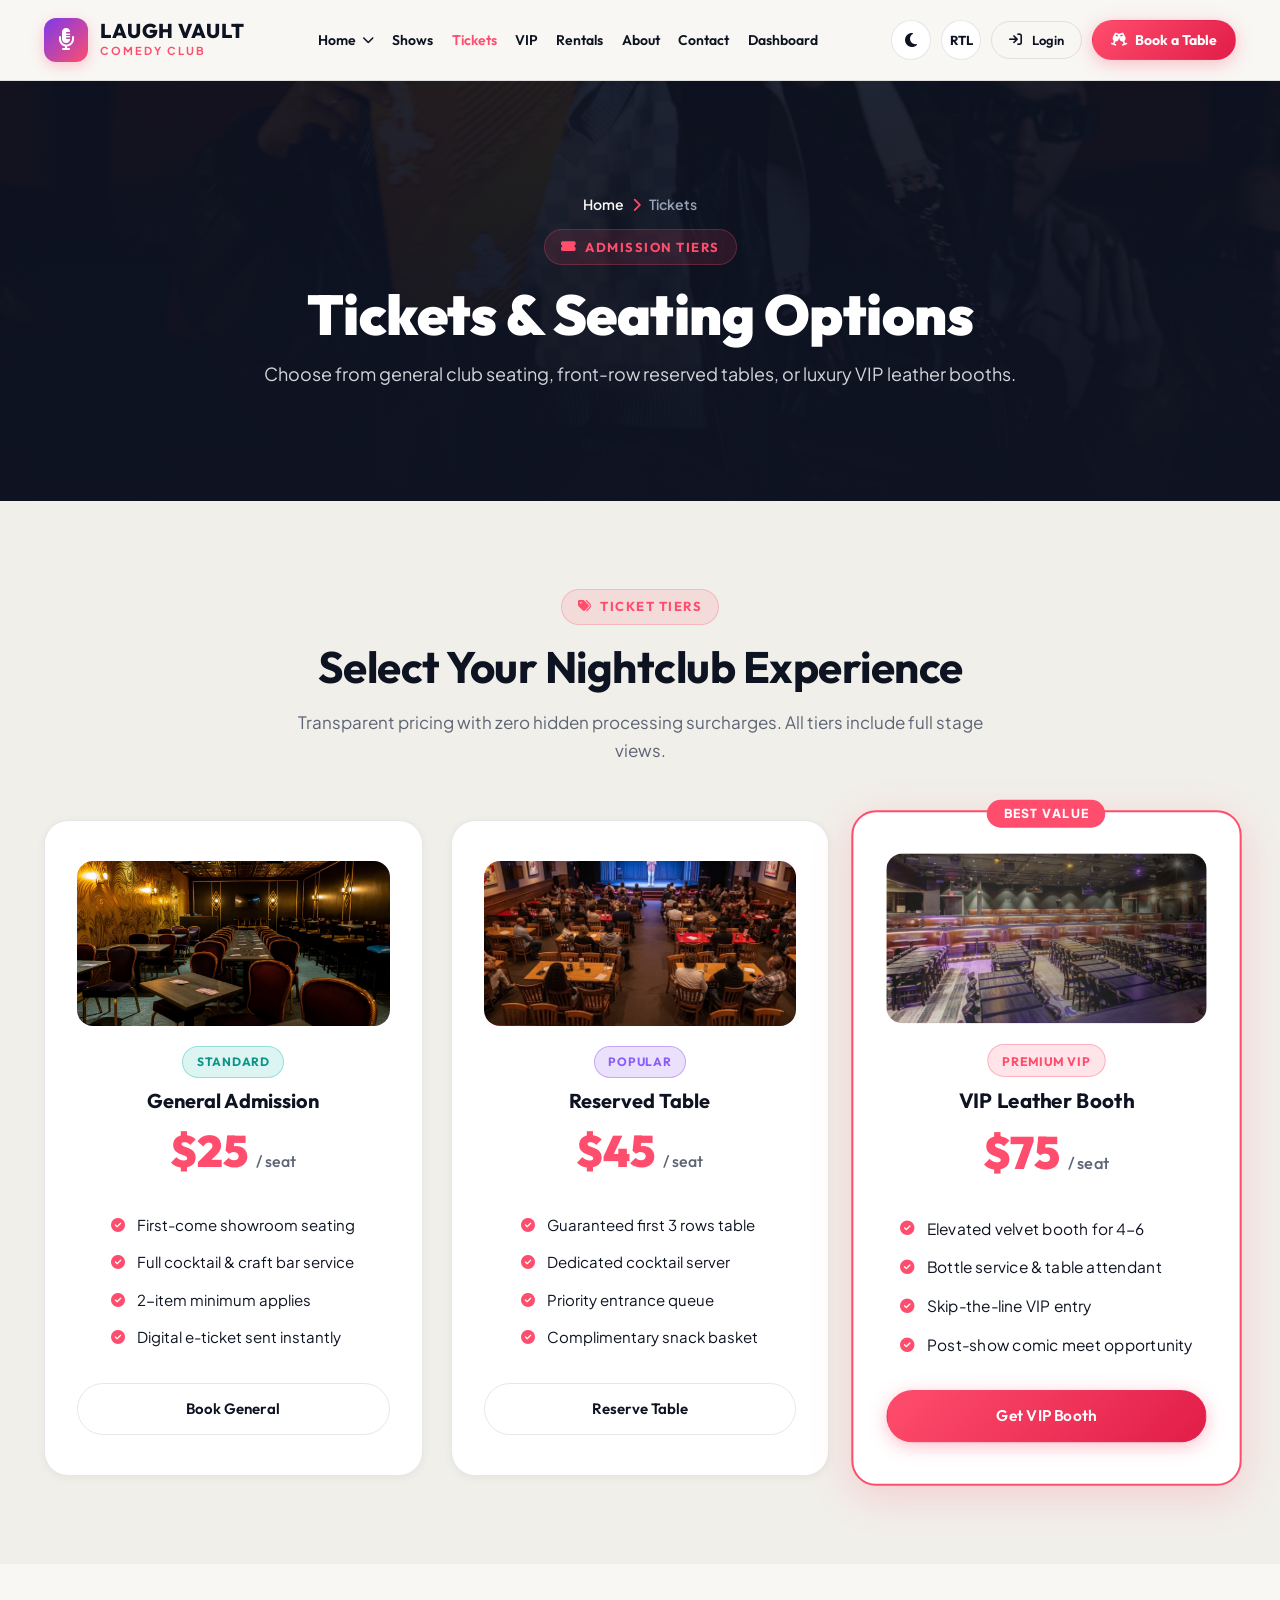
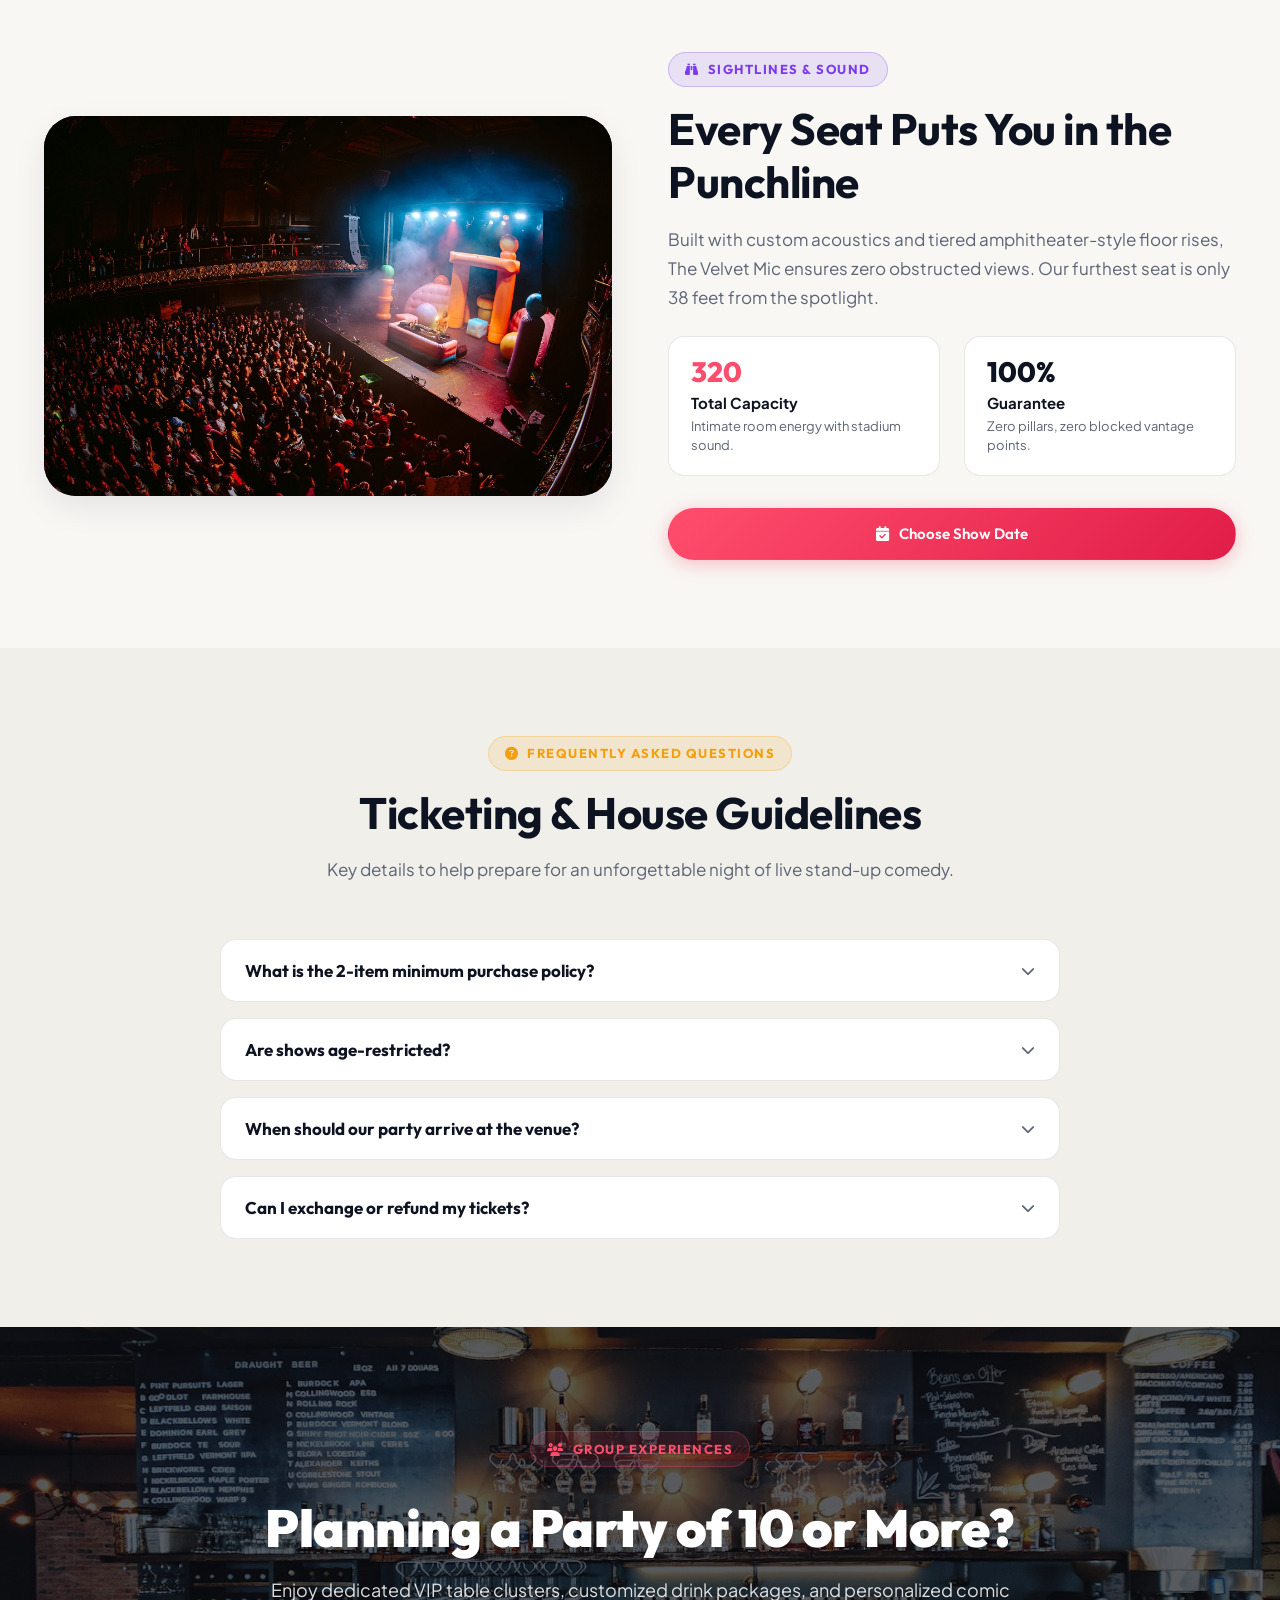
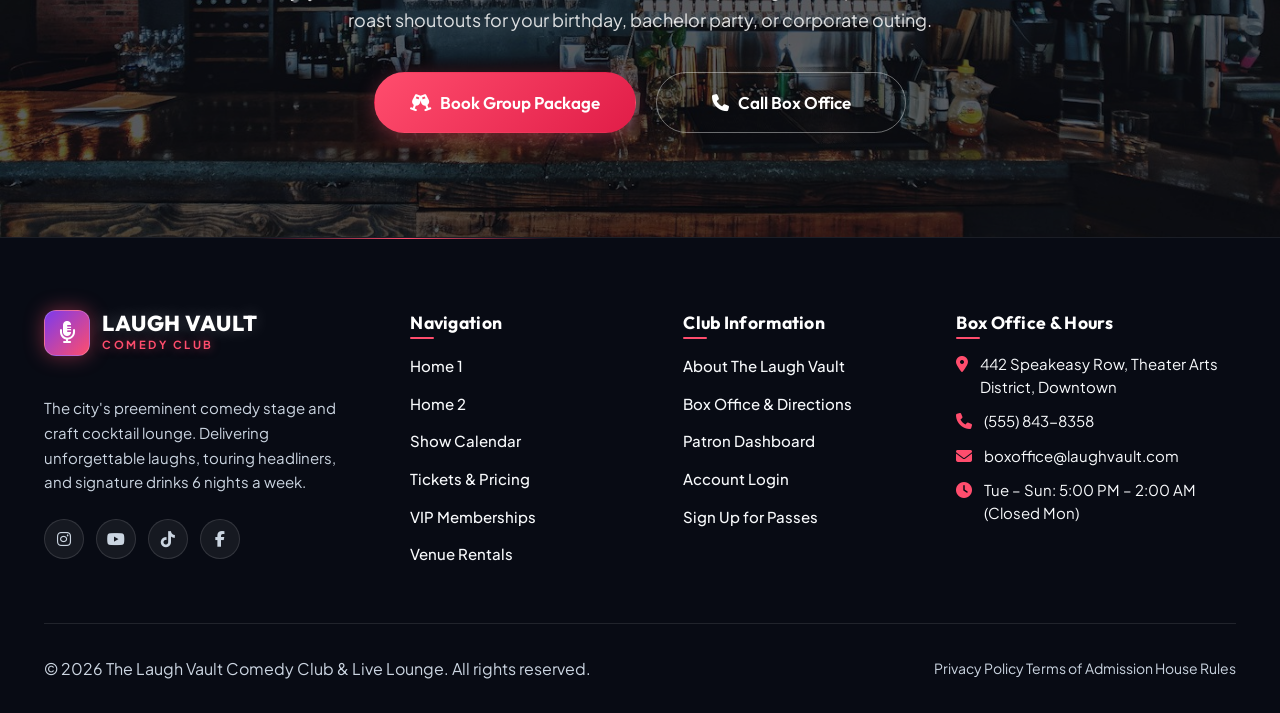
<file: tickets.html>
<!DOCTYPE html>
<html lang="en" data-theme="light" dir="ltr">
<head>
  <meta charset="UTF-8">
  <meta name="viewport" content="width=device-width, initial-scale=1.0">
  <title>Tickets &amp; Seating — The Laugh Vault Comedy Club</title>
  <meta name="description" content="Reserve tickets for live stand-up comedy shows, VIP booth experiences, and season passes at The Laugh Vault.">
  
  <link rel="icon" type="image/svg+xml" href="assets/images/favicon.svg">
  <link rel="stylesheet" href="https://cdnjs.cloudflare.com/ajax/libs/font-awesome/6.5.1/css/all.min.css">
  <link rel="stylesheet" href="assets/css/style.css?v=2.9">
  <link rel="stylesheet" href="assets/css/responsive.css?v=2.9">
</head>
<body>

  <!-- Page Loader -->
  <div class="page-loader" id="pageLoader">
    <div class="loader-content">
      <div class="loader-icon-wrap">
        <div class="loader-mic-icon">
          <i class="fas fa-microphone-lines"></i>
        </div>
        <div class="loader-pulse-ring"></div>
        <div class="loader-pulse-ring delay"></div>
      </div>
      <div class="loader-brand-title">THE LAUGH VAULT</div>
      <div class="loader-brand-subtitle">LIVE ENTERTAINMENT &amp; COMEDY</div>
      <div class="loader-bar-wrap">
        <div class="loader-bar-fill"></div>
      </div>
    </div>
  </div>

  <!-- ==========================================================================
       HEADER & NAVIGATION BAR
       ========================================================================== -->
  <header class="site-header" id="siteHeader">
    <div class="container">
      <nav class="navbar" aria-label="Main Navigation">
        <a href="index.html" class="brand-logo">
          <div class="logo-icon"><i class="fas fa-microphone-lines"></i></div>
          <div class="brand-text">
            <span class="brand-title">LAUGH VAULT</span>
            <span class="brand-subtitle">COMEDY CLUB</span>
          </div>
        </a>

        <ul class="nav-menu">
          <li class="nav-item dropdown">
            <a href="index.html" class="nav-link">
              Home <i class="fas fa-chevron-down dropdown-icon"></i>
            </a>
            <ul class="dropdown-menu">
              <li><a href="index.html" class="dropdown-link">Home 1</a></li>
              <li><a href="home-2.html" class="dropdown-link">Home 2</a></li>
            </ul>
          </li>
          <li class="nav-item"><a href="shows.html" class="nav-link">Shows</a></li>
          <li class="nav-item"><a href="tickets.html" class="nav-link active">Tickets</a></li>
          <li class="nav-item"><a href="vip.html" class="nav-link">VIP</a></li>
          <li class="nav-item"><a href="rentals.html" class="nav-link">Rentals</a></li>
          <li class="nav-item"><a href="about.html" class="nav-link">About</a></li>
          <li class="nav-item"><a href="contact.html" class="nav-link">Contact</a></li>
          <li class="nav-item"><a href="dashboard.html" class="nav-link">Dashboard</a></li>
        </ul>

        <div class="nav-actions">
          <button class="control-btn theme-toggle-btn" aria-label="Toggle Theme Mode"><i class="fas fa-moon"></i></button>
          <button class="control-btn rtl-toggle-btn" aria-label="Toggle Text Direction">RTL</button>
          <a href="login.html" class="btn btn-outline btn-sm desktop-only-btn"><i class="fas fa-arrow-right-to-bracket"></i> Login</a>
          <a href="tickets.html" class="btn btn-primary btn-sm header-book-btn"><i class="fas fa-champagne-glasses"></i> <span>Book a Table</span></a>
          <button class="hamburger-btn" aria-label="Toggle Navigation Menu"><span></span><span></span><span></span></button>
        </div>
      </nav>
    </div>

    <div class="mobile-nav-drawer">
      <ul class="mobile-nav-links">
        <li>
          <a href="#" class="mobile-nav-link mobile-dropdown-toggle">
            <span>Home</span><i class="fas fa-chevron-down dropdown-icon"></i>
          </a>
          <ul class="mobile-submenu">
            <li><a href="index.html" class="mobile-submenu-link">Home 1</a></li>
            <li><a href="home-2.html" class="mobile-submenu-link">Home 2</a></li>
          </ul>
        </li>
        <li><a href="shows.html" class="mobile-nav-link">Shows</a></li>
        <li><a href="tickets.html" class="mobile-nav-link active">Tickets</a></li>
        <li><a href="vip.html" class="mobile-nav-link">VIP</a></li>
        <li><a href="rentals.html" class="mobile-nav-link">Rentals</a></li>
        <li><a href="about.html" class="mobile-nav-link">About</a></li>
        <li><a href="contact.html" class="mobile-nav-link">Contact</a></li>
        <li><a href="dashboard.html" class="mobile-nav-link">Dashboard</a></li>
      </ul>
      <div class="mobile-drawer-bottom">
        <a href="login.html" class="btn btn-outline" style="width: 100%; margin-bottom: 0.65rem;"><i class="fas fa-arrow-right-to-bracket"></i> Login</a>
        <a href="tickets.html" class="btn btn-primary" style="width: 100%;"><i class="fas fa-champagne-glasses"></i> Book a Table</a>
      </div>
    </div>
  </header>

  <!-- ==========================================================================
       SECTION 1: INNER HERO
       ========================================================================== -->
  <section class="inner-hero-section">
    <div class="inner-hero-bg-wrapper">
      <img src="assets/images/tickets/hero_tickets.jpg" alt="Showroom seating at The Velvet Mic" class="inner-hero-bg">
      <div class="inner-hero-overlay"></div>
    </div>
    <div class="inner-hero-content">
      <div class="breadcrumb-trail">
        <a href="index.html">Home</a>
        <span class="breadcrumb-separator"><i class="fas fa-chevron-right"></i></span>
        <span>Tickets</span>
      </div>
      <div class="section-eyebrow"><i class="fas fa-ticket-simple"></i> ADMISSION TIERS</div>
      <h1 class="inner-hero-title">Tickets &amp; Seating Options</h1>
      <p class="inner-hero-desc">Choose from general club seating, front-row reserved tables, or luxury VIP leather booths.</p>
    </div>
  </section>

  <!-- ==========================================================================
       SECTION 2: PRICING TIERS & PACKAGES
       ========================================================================== -->
  <section style="background: var(--color-surface-soft);">
    <div class="container">
      <div class="section-header">
        <div class="section-eyebrow eyebrow-coral"><i class="fas fa-tags"></i> TICKET TIERS</div>
        <h2 class="section-title">Select Your Nightclub Experience</h2>
        <p class="section-desc">Transparent pricing with zero hidden processing surcharges. All tiers include full stage views.</p>
      </div>

      <div class="grid-3">
        <!-- Tier 1: GA -->
        <div class="pricing-card">
          <div style="width: 100%; height: 165px; border-radius: var(--radius-md); overflow: hidden; margin-bottom: 1.25rem; background: #0E1322;">
            <img src="assets/images/tickets/tier_ga.jpg" alt="General Admission Seating" style="width: 100%; height: 100%; object-fit: cover;">
          </div>
          <div class="pricing-header">
            <span class="badge badge-teal">STANDARD</span>
            <h3 style="margin-top: 0.65rem; font-size: 1.25rem;">General Admission</h3>
            <div class="pricing-price">$25 <span>/ seat</span></div>
          </div>
          <ul class="pricing-features">
            <li><i class="fas fa-check-circle"></i> First-come showroom seating</li>
            <li><i class="fas fa-check-circle"></i> Full cocktail &amp; craft bar service</li>
            <li><i class="fas fa-check-circle"></i> 2-item minimum applies</li>
            <li><i class="fas fa-check-circle"></i> Digital e-ticket sent instantly</li>
          </ul>
          <a href="shows.html" class="btn btn-outline btn-md" style="width: 100%; margin-top: auto;">Book General</a>
        </div>

        <!-- Tier 2: Reserved Table -->
        <div class="pricing-card">
          <div style="width: 100%; height: 165px; border-radius: var(--radius-md); overflow: hidden; margin-bottom: 1.25rem; background: #0E1322;">
            <img src="assets/images/tickets/tier_table.jpg" alt="Reserved Stage Table" style="width: 100%; height: 100%; object-fit: cover;">
          </div>
          <div class="pricing-header">
            <span class="badge badge-violet">POPULAR</span>
            <h3 style="margin-top: 0.65rem; font-size: 1.25rem;">Reserved Table</h3>
            <div class="pricing-price">$45 <span>/ seat</span></div>
          </div>
          <ul class="pricing-features">
            <li><i class="fas fa-check-circle"></i> Guaranteed first 3 rows table</li>
            <li><i class="fas fa-check-circle"></i> Dedicated cocktail server</li>
            <li><i class="fas fa-check-circle"></i> Priority entrance queue</li>
            <li><i class="fas fa-check-circle"></i> Complimentary snack basket</li>
          </ul>
          <a href="shows.html" class="btn btn-outline btn-md" style="width: 100%; margin-top: auto;">Reserve Table</a>
        </div>

        <!-- Tier 3: VIP Booth (Featured) -->
        <div class="pricing-card featured-tier">
          <div style="position: absolute; top: -12px; left: 50%; transform: translateX(-50%); background: var(--color-accent); color: #fff; padding: 4px 16px; border-radius: var(--radius-full); font-size: 0.75rem; font-weight: 800; text-transform: uppercase; letter-spacing: 1px; z-index: 2;">
            BEST VALUE
          </div>
          <div style="width: 100%; height: 165px; border-radius: var(--radius-md); overflow: hidden; margin-bottom: 1.25rem; background: #0E1322;">
            <img src="assets/images/tickets/tier_booth.jpg" alt="VIP Leather Booth" style="width: 100%; height: 100%; object-fit: cover;">
          </div>
          <div class="pricing-header">
            <span class="badge badge-coral">PREMIUM VIP</span>
            <h3 style="margin-top: 0.65rem; font-size: 1.25rem;">VIP Leather Booth</h3>
            <div class="pricing-price">$75 <span>/ seat</span></div>
          </div>
          <ul class="pricing-features">
            <li><i class="fas fa-check-circle"></i> Elevated velvet booth for 4-6</li>
            <li><i class="fas fa-check-circle"></i> Bottle service &amp; table attendant</li>
            <li><i class="fas fa-check-circle"></i> Skip-the-line VIP entry</li>
            <li><i class="fas fa-check-circle"></i> Post-show comic meet opportunity</li>
          </ul>
          <a href="vip.html" class="btn btn-primary btn-md" style="width: 100%; margin-top: auto;">Get VIP Booth</a>
        </div>
      </div>
    </div>
  </section>

  <!-- ==========================================================================
       SECTION 3: INTERACTIVE SEATING & STAGE SIGHTLINES
       ========================================================================== -->
  <section>
    <div class="container">
      <div class="split-layout">
        <div class="split-media">
          <img src="assets/images/tickets/stage_view.jpg" alt="Direct stage sightline from Velvet Mic tables" class="split-img">
        </div>
        <div class="split-content">
          <div class="section-eyebrow eyebrow-violet"><i class="fas fa-binoculars"></i> SIGHTLINES &amp; SOUND</div>
          <h2 class="section-title">Every Seat Puts You in the Punchline</h2>
          <p style="color: var(--color-text-muted); font-size: 1.0625rem; line-height: 1.7; margin-bottom: 1.5rem;">
            Built with custom acoustics and tiered amphitheater-style floor rises, The Velvet Mic ensures zero obstructed views. Our furthest seat is only 38 feet from the spotlight.
          </p>

          <div class="ticket-stats-grid">
            <div class="ticket-stat-box">
              <div class="ticket-stat-num text-accent">320</div>
              <div class="ticket-stat-title">Total Capacity</div>
              <p class="ticket-stat-desc">Intimate room energy with stadium sound.</p>
            </div>
            <div class="ticket-stat-box">
              <div class="ticket-stat-num text-teal">100%</div>
              <div class="ticket-stat-title">Guarantee</div>
              <p class="ticket-stat-desc">Zero pillars, zero blocked vantage points.</p>
            </div>
          </div>

          <a href="shows.html" class="btn btn-primary btn-md"><i class="fas fa-calendar-check"></i> Choose Show Date</a>
        </div>
      </div>
    </div>
  </section>

  <!-- ==========================================================================
       SECTION 4: TICKET POLICIES & VENUE GUIDELINES FAQ
       ========================================================================== -->
  <section style="background: var(--color-surface-soft);">
    <div class="container">
      <div class="section-header">
        <div class="section-eyebrow eyebrow-amber"><i class="fas fa-circle-question"></i> FREQUENTLY ASKED QUESTIONS</div>
        <h2 class="section-title">Ticketing &amp; House Guidelines</h2>
        <p class="section-desc">Key details to help prepare for an unforgettable night of live stand-up comedy.</p>
      </div>

      <div class="faq-container">
        <!-- FAQ 1 -->
        <div class="faq-item">
          <button class="faq-question" aria-expanded="false">
            <span>What is the 2-item minimum purchase policy?</span>
            <i class="fas fa-chevron-down faq-chevron"></i>
          </button>
          <div class="faq-answer">
            <p>Like premier comedy venues worldwide, all ticketed admissions require a two-item food or beverage minimum purchase per guest inside the showroom. We offer an extensive selection of signature craft cocktails, premium wine, zero-proof mocktails, and artisanal shareable bites.</p>
          </div>
        </div>

        <!-- FAQ 2 -->
        <div class="faq-item">
          <button class="faq-question" aria-expanded="false">
            <span>Are shows age-restricted?</span>
            <i class="fas fa-chevron-down faq-chevron"></i>
          </button>
          <div class="faq-answer">
            <p>Unless specifically noted as an All-Ages Family Matinee, all regular evening shows are strictly 21+ with valid government-issued photo ID required at the door. No exceptions are granted for underage patrons during adult headline shows.</p>
          </div>
        </div>

        <!-- FAQ 3 -->
        <div class="faq-item">
          <button class="faq-question" aria-expanded="false">
            <span>When should our party arrive at the venue?</span>
            <i class="fas fa-chevron-down faq-chevron"></i>
          </button>
          <div class="faq-answer">
            <p>Doors open 60 minutes prior to the scheduled showtime. For General Admission ticket holders, we recommend arriving at least 30-45 minutes before curtain to secure your preferred seats and place your initial drink order before lights dim.</p>
          </div>
        </div>

        <!-- FAQ 4 -->
        <div class="faq-item">
          <button class="faq-question" aria-expanded="false">
            <span>Can I exchange or refund my tickets?</span>
            <i class="fas fa-chevron-down faq-chevron"></i>
          </button>
          <div class="faq-answer">
            <p>Tickets are non-refundable once purchased. However, if you notify our box office at least 24 hours prior to the show, we can transfer your credit toward any future performance within 60 days of the original date.</p>
          </div>
        </div>
      </div>
    </div>
  </section>

  <!-- ==========================================================================
       SECTION 5: GROUP BOOKING & CORPORATE BANNER CTA
       ========================================================================== -->
  <section class="marquee-cta-section">
    <div class="marquee-cta-bg">
      <img src="assets/images/home2/cta_marquee.jpg" alt="Velvet Mic Nightlife" class="marquee-bg-img">
      <div class="marquee-cta-overlay"></div>
    </div>
    <div class="container">
      <div class="marquee-cta-content">
        <div class="section-eyebrow eyebrow-coral"><i class="fas fa-users"></i> GROUP EXPERIENCES</div>
        <h2 class="marquee-cta-title">Planning a Party of 10 or More?</h2>
        <p class="marquee-cta-desc">
          Enjoy dedicated VIP table clusters, customized drink packages, and personalized comic roast shoutouts for your birthday, bachelor party, or corporate outing.
        </p>
        <div class="marquee-cta-actions">
          <a href="rentals.html" class="btn btn-primary btn-lg"><i class="fas fa-champagne-glasses"></i> Book Group Package</a>
          <a href="contact.html" class="btn btn-outline btn-lg" style="color: #fff; border-color: rgba(255,255,255,0.4);"><i class="fas fa-phone"></i> Call Box Office</a>
        </div>
      </div>
    </div>
  </section>

  <!-- ==========================================================================
       FOOTER
       ========================================================================== -->
  <footer class="site-footer">
    <div class="container">
      <div class="footer-grid">
        <div class="footer-brand">
          <a href="index.html" class="brand-logo" style="margin-bottom: 1.25rem;">
            <div class="logo-icon"><i class="fas fa-microphone-lines"></i></div>
            <div class="brand-text">
              <span class="brand-title">LAUGH VAULT</span>
              <span class="brand-subtitle">COMEDY CLUB</span>
            </div>
          </a>
          <p class="footer-desc">
            The city's preeminent comedy stage and craft cocktail lounge. Delivering unforgettable laughs, touring headliners, and signature drinks 6 nights a week.
          </p>
          <div class="social-links">
            <a href="#" class="social-btn" aria-label="Instagram"><i class="fab fa-instagram"></i></a>
            <a href="#" class="social-btn" aria-label="YouTube"><i class="fab fa-youtube"></i></a>
            <a href="#" class="social-btn" aria-label="TikTok"><i class="fab fa-tiktok"></i></a>
            <a href="#" class="social-btn" aria-label="Facebook"><i class="fab fa-facebook-f"></i></a>
          </div>
        </div>

        <div class="footer-col">
          <h4 class="footer-heading">Navigation</h4>
          <ul class="footer-links">
            <li><a href="index.html">Home 1</a></li>
            <li><a href="home-2.html">Home 2</a></li>
            <li><a href="shows.html">Show Calendar</a></li>
            <li><a href="tickets.html">Tickets &amp; Pricing</a></li>
            <li><a href="vip.html">VIP Memberships</a></li>
            <li><a href="rentals.html">Venue Rentals</a></li>
          </ul>
        </div>

        <div class="footer-col">
          <h4 class="footer-heading">Club Information</h4>
          <ul class="footer-links">
            <li><a href="about.html">About The Laugh Vault</a></li>
            <li><a href="contact.html">Box Office &amp; Directions</a></li>
            <li><a href="dashboard.html">Patron Dashboard</a></li>
            <li><a href="login.html">Account Login</a></li>
            <li><a href="register.html">Sign Up for Passes</a></li>
          </ul>
        </div>

        <div class="footer-col">
          <h4 class="footer-heading">Box Office &amp; Hours</h4>
          <ul class="footer-contact-list">
            <li><i class="fas fa-location-dot"></i> 442 Speakeasy Row, Theater Arts District, Downtown</li>
            <li><i class="fas fa-phone"></i> (555) 843-8358</li>
            <li><i class="fas fa-envelope"></i> boxoffice@laughvault.com</li>
            <li><i class="fas fa-clock"></i> Tue – Sun: 5:00 PM – 2:00 AM (Closed Mon)</li>
          </ul>
        </div>
      </div>

      <div class="footer-bottom">
        <p>&copy; 2026 The Laugh Vault Comedy Club &amp; Live Lounge. All rights reserved.</p>
        <div class="footer-legal">
          <a href="#">Privacy Policy</a>
          <a href="#">Terms of Admission</a>
          <a href="#">House Rules</a>
        </div>
      </div>
    </div>
  </footer>

  <button class="scroll-top-btn" aria-label="Scroll to top"><i class="fas fa-chevron-up"></i></button>

  <script src="assets/js/main.js?v=2.9"></script>
</body>
</html>
</file>
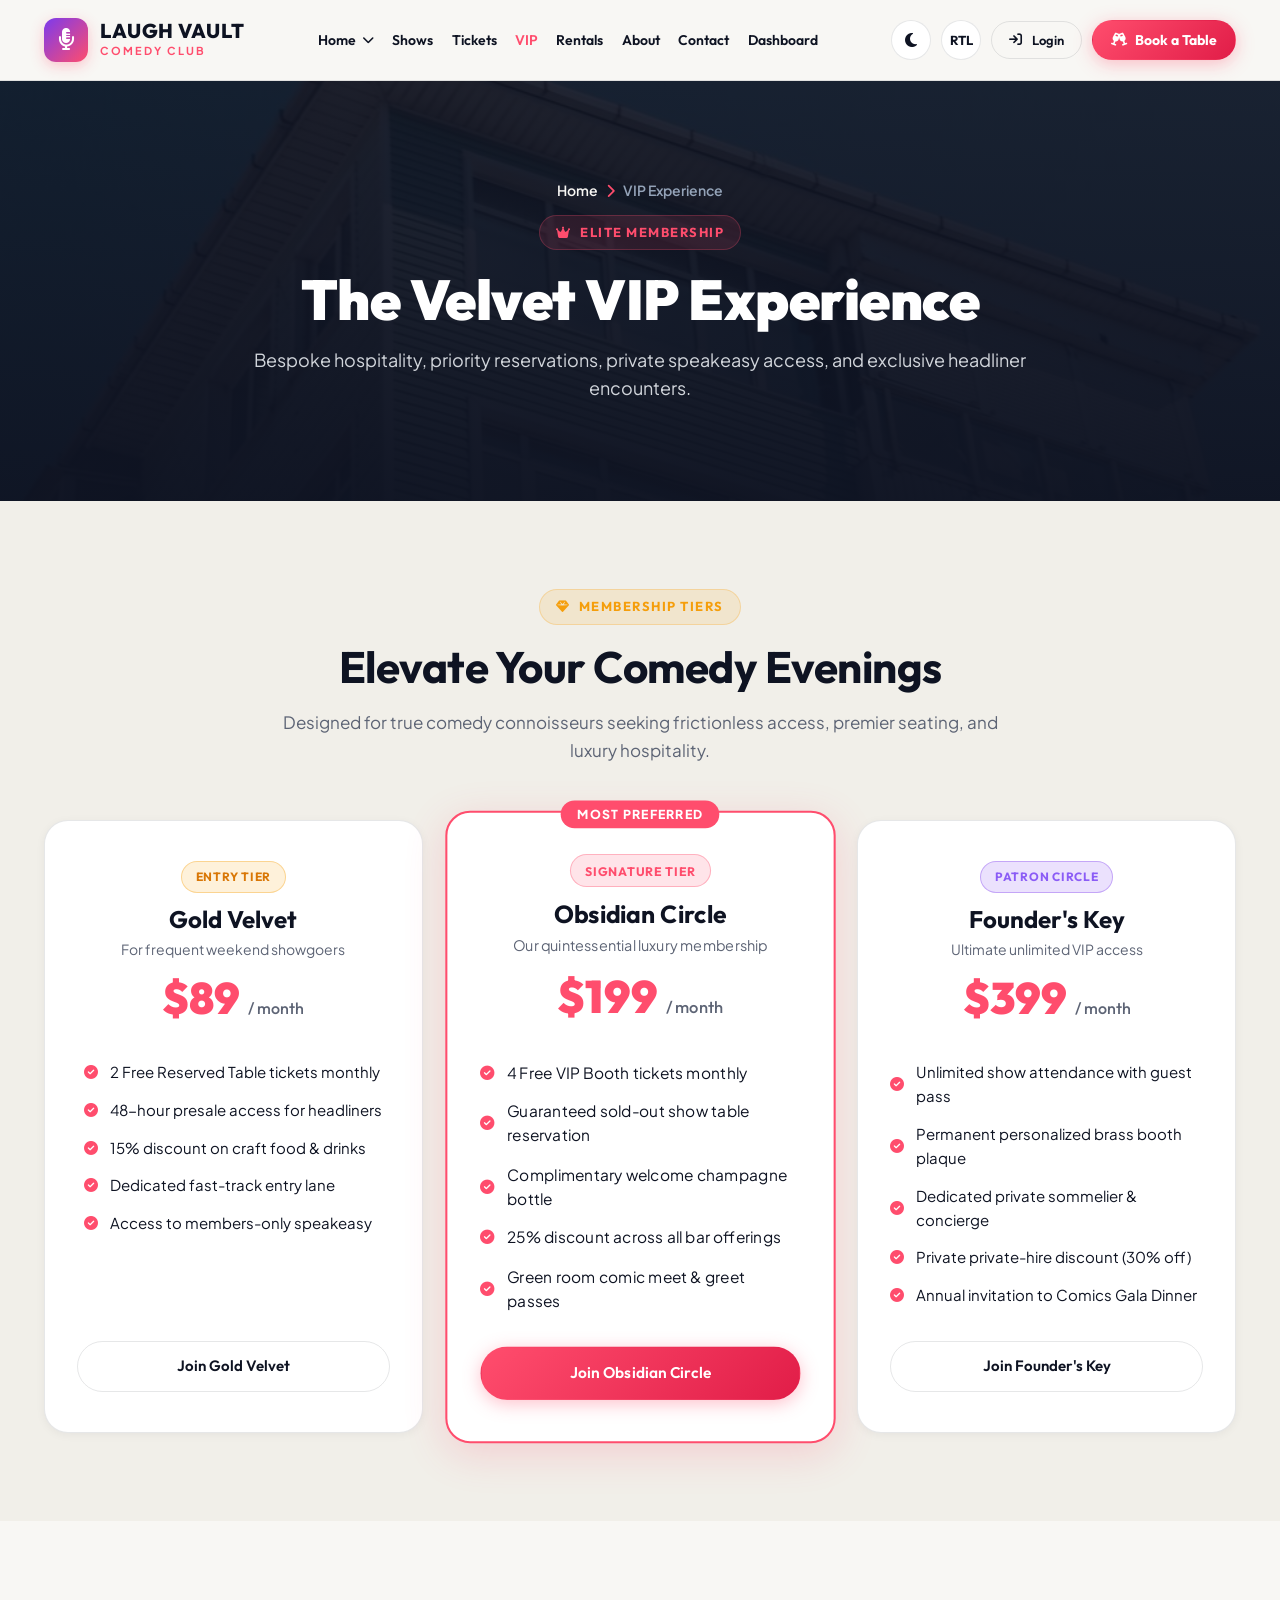
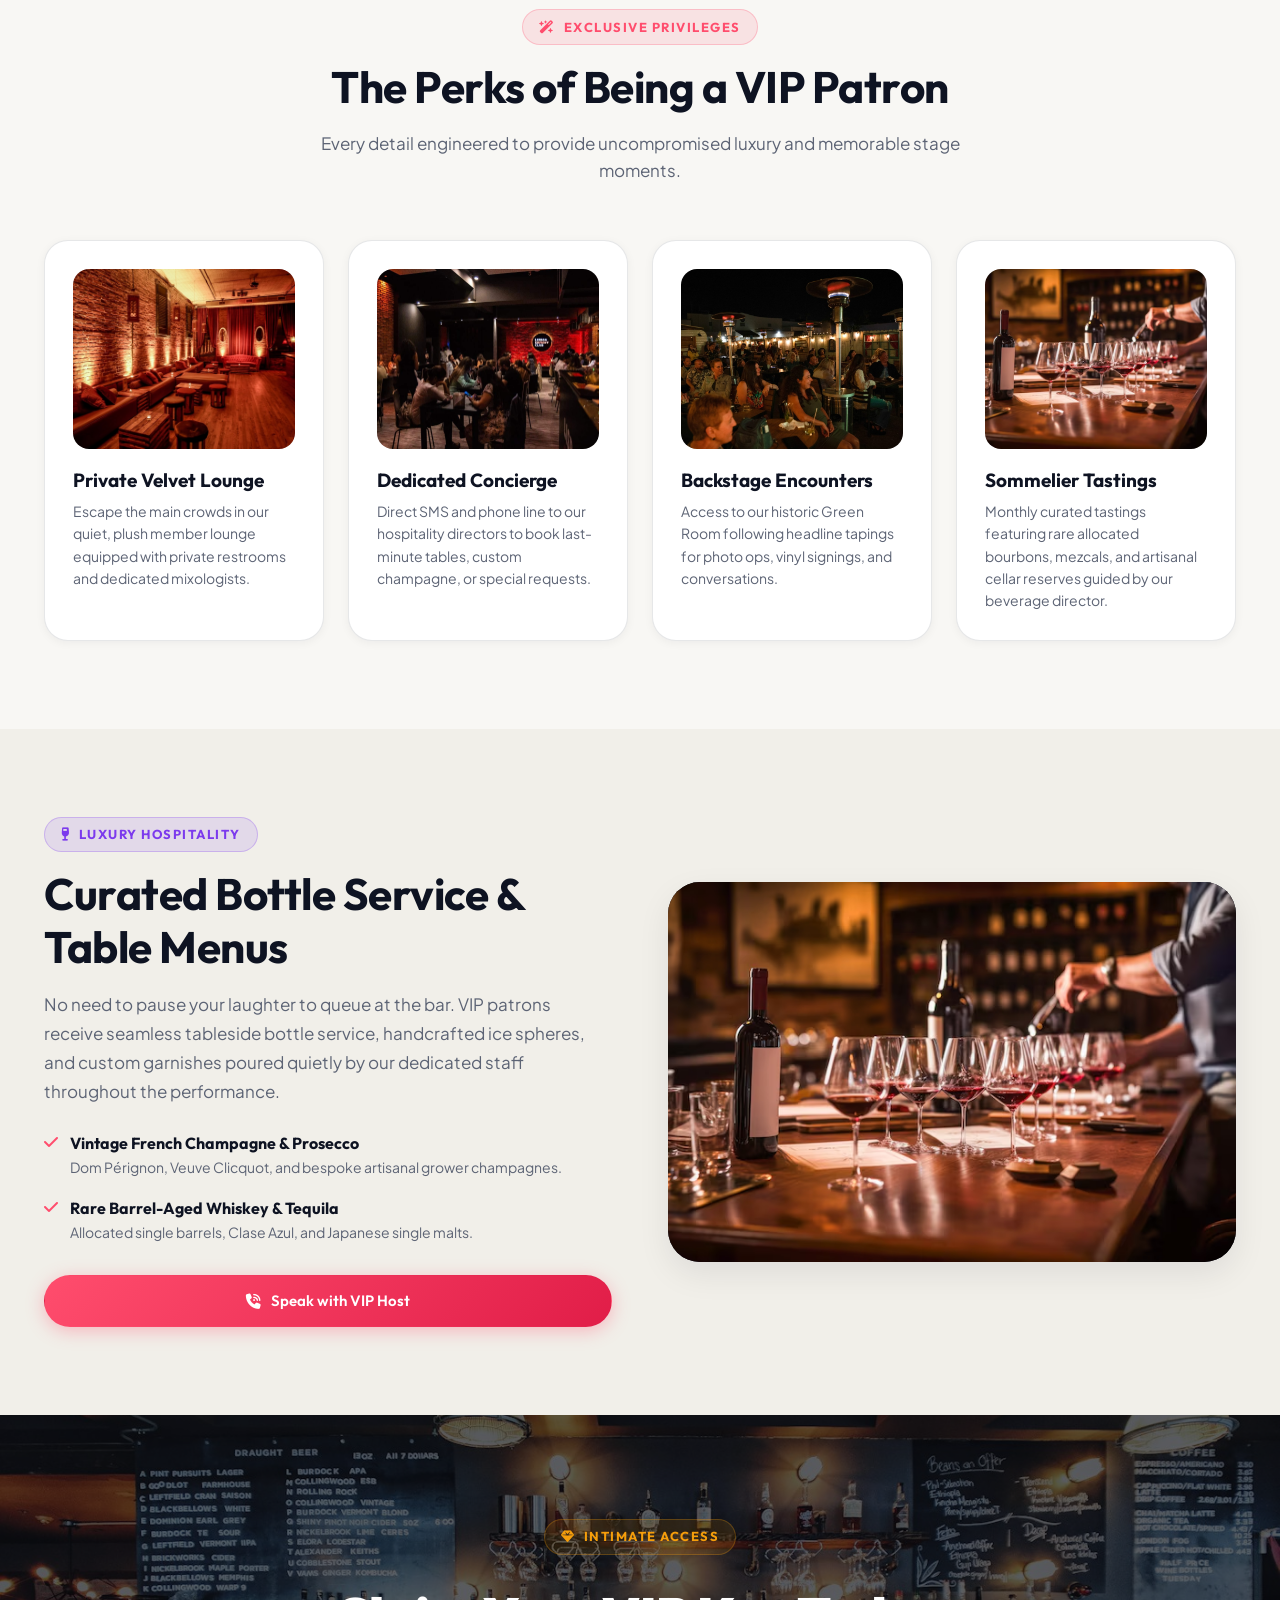
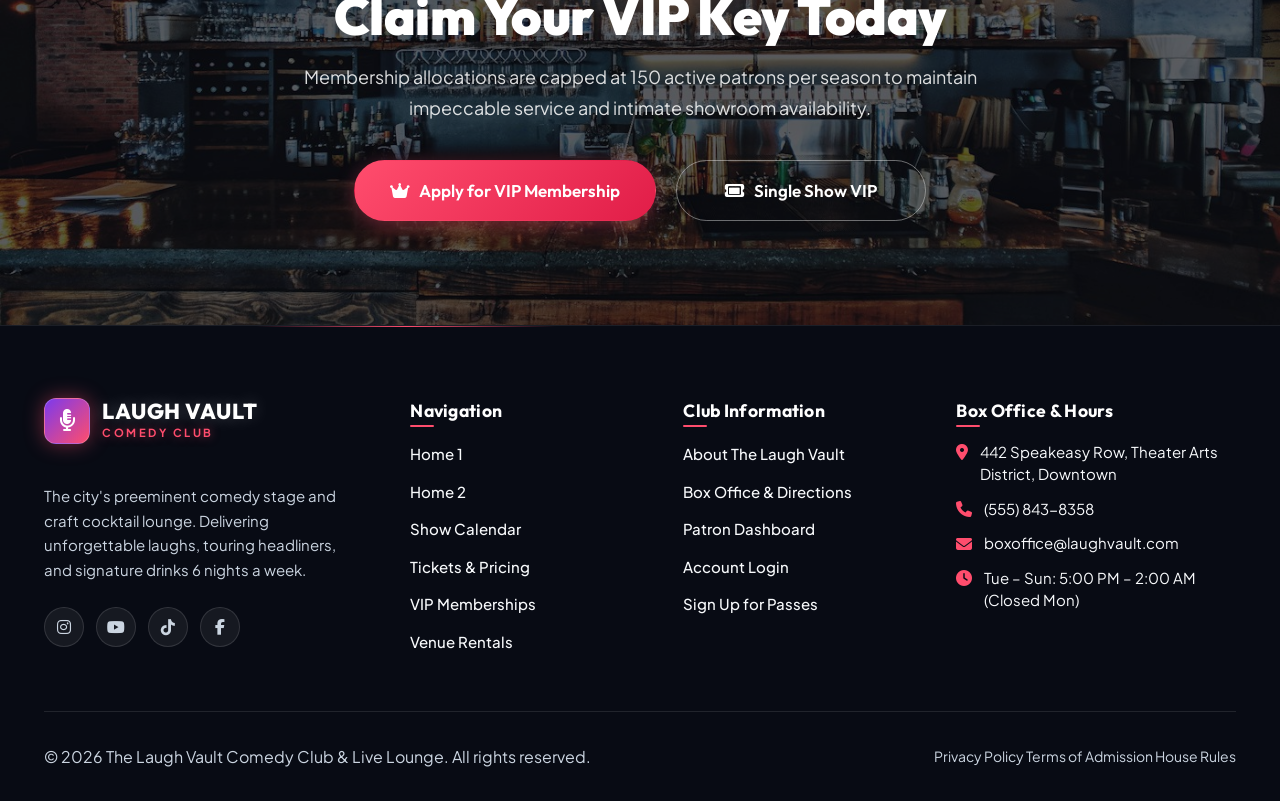
<file: vip.html>
<!DOCTYPE html>
<html lang="en" data-theme="light" dir="ltr">
<head>
  <meta charset="UTF-8">
  <meta name="viewport" content="width=device-width, initial-scale=1.0">
  <title>VIP Experience &amp; Lounge — The Laugh Vault Comedy Club</title>
  <meta name="description" content="Discover VIP membership tiers, private velvet booths, sommelier bottle service, and artist meet &amp; greets at The Laugh Vault.">
  
  <link rel="icon" type="image/svg+xml" href="assets/images/favicon.svg">
  <link rel="stylesheet" href="https://cdnjs.cloudflare.com/ajax/libs/font-awesome/6.5.1/css/all.min.css">
  <link rel="stylesheet" href="assets/css/style.css?v=2.9">
  <link rel="stylesheet" href="assets/css/responsive.css?v=2.9">
</head>
<body>

  <!-- Page Loader -->
  <div class="page-loader" id="pageLoader">
    <div class="loader-content">
      <div class="loader-icon-wrap">
        <div class="loader-mic-icon">
          <i class="fas fa-microphone-lines"></i>
        </div>
        <div class="loader-pulse-ring"></div>
        <div class="loader-pulse-ring delay"></div>
      </div>
      <div class="loader-brand-title">THE LAUGH VAULT</div>
      <div class="loader-brand-subtitle">LIVE ENTERTAINMENT &amp; COMEDY</div>
      <div class="loader-bar-wrap">
        <div class="loader-bar-fill"></div>
      </div>
    </div>
  </div>

  <!-- ==========================================================================
       HEADER & NAVIGATION BAR
       ========================================================================== -->
  <header class="site-header" id="siteHeader">
    <div class="container">
      <nav class="navbar" aria-label="Main Navigation">
        <a href="index.html" class="brand-logo">
          <div class="logo-icon"><i class="fas fa-microphone-lines"></i></div>
          <div class="brand-text">
            <span class="brand-title">LAUGH VAULT</span>
            <span class="brand-subtitle">COMEDY CLUB</span>
          </div>
        </a>

        <ul class="nav-menu">
          <li class="nav-item dropdown">
            <a href="index.html" class="nav-link">
              Home <i class="fas fa-chevron-down dropdown-icon"></i>
            </a>
            <ul class="dropdown-menu">
              <li><a href="index.html" class="dropdown-link">Home 1</a></li>
              <li><a href="home-2.html" class="dropdown-link">Home 2</a></li>
            </ul>
          </li>
          <li class="nav-item"><a href="shows.html" class="nav-link">Shows</a></li>
          <li class="nav-item"><a href="tickets.html" class="nav-link">Tickets</a></li>
          <li class="nav-item"><a href="vip.html" class="nav-link active">VIP</a></li>
          <li class="nav-item"><a href="rentals.html" class="nav-link">Rentals</a></li>
          <li class="nav-item"><a href="about.html" class="nav-link">About</a></li>
          <li class="nav-item"><a href="contact.html" class="nav-link">Contact</a></li>
          <li class="nav-item"><a href="dashboard.html" class="nav-link">Dashboard</a></li>
        </ul>

        <div class="nav-actions">
          <button class="control-btn theme-toggle-btn" aria-label="Toggle Theme Mode"><i class="fas fa-moon"></i></button>
          <button class="control-btn rtl-toggle-btn" aria-label="Toggle Text Direction">RTL</button>
          <a href="login.html" class="btn btn-outline btn-sm desktop-only-btn"><i class="fas fa-arrow-right-to-bracket"></i> Login</a>
          <a href="tickets.html" class="btn btn-primary btn-sm header-book-btn"><i class="fas fa-champagne-glasses"></i> <span>Book a Table</span></a>
          <button class="hamburger-btn" aria-label="Toggle Navigation Menu"><span></span><span></span><span></span></button>
        </div>
      </nav>
    </div>

    <div class="mobile-nav-drawer">
      <ul class="mobile-nav-links">
        <li>
          <a href="#" class="mobile-nav-link mobile-dropdown-toggle">
            <span>Home</span><i class="fas fa-chevron-down dropdown-icon"></i>
          </a>
          <ul class="mobile-submenu">
            <li><a href="index.html" class="mobile-submenu-link">Home 1</a></li>
            <li><a href="home-2.html" class="mobile-submenu-link">Home 2</a></li>
          </ul>
        </li>
        <li><a href="shows.html" class="mobile-nav-link">Shows</a></li>
        <li><a href="tickets.html" class="mobile-nav-link">Tickets</a></li>
        <li><a href="vip.html" class="mobile-nav-link active">VIP</a></li>
        <li><a href="rentals.html" class="mobile-nav-link">Rentals</a></li>
        <li><a href="about.html" class="mobile-nav-link">About</a></li>
        <li><a href="contact.html" class="mobile-nav-link">Contact</a></li>
        <li><a href="dashboard.html" class="mobile-nav-link">Dashboard</a></li>
      </ul>
      <div class="mobile-drawer-bottom">
        <a href="login.html" class="btn btn-outline" style="width: 100%; margin-bottom: 0.65rem;"><i class="fas fa-arrow-right-to-bracket"></i> Login</a>
        <a href="tickets.html" class="btn btn-primary" style="width: 100%;"><i class="fas fa-champagne-glasses"></i> Book a Table</a>
      </div>
    </div>
  </header>

  <!-- ==========================================================================
       SECTION 1: INNER HERO
       ========================================================================== -->
  <section class="inner-hero-section">
    <div class="inner-hero-bg-wrapper">
      <img src="assets/images/vip/hero_vip.jpg" alt="Velvet Mic VIP Member Lounge" class="inner-hero-bg">
      <div class="inner-hero-overlay"></div>
    </div>
    <div class="inner-hero-content">
      <div class="breadcrumb-trail">
        <a href="index.html">Home</a>
        <span class="breadcrumb-separator"><i class="fas fa-chevron-right"></i></span>
        <span>VIP Experience</span>
      </div>
      <div class="section-eyebrow"><i class="fas fa-crown"></i> ELITE MEMBERSHIP</div>
      <h1 class="inner-hero-title">The Velvet VIP Experience</h1>
      <p class="inner-hero-desc">Bespoke hospitality, priority reservations, private speakeasy access, and exclusive headliner encounters.</p>
    </div>
  </section>

  <!-- ==========================================================================
       SECTION 2: MEMBERSHIP TIERS
       ========================================================================== -->
  <section style="background: var(--color-surface-soft);">
    <div class="container">
      <div class="section-header">
        <div class="section-eyebrow eyebrow-amber"><i class="fas fa-gem"></i> MEMBERSHIP TIERS</div>
        <h2 class="section-title">Elevate Your Comedy Evenings</h2>
        <p class="section-desc">Designed for true comedy connoisseurs seeking frictionless access, premier seating, and luxury hospitality.</p>
      </div>

      <div class="grid-3">
        <!-- Tier 1: Gold Velvet -->
        <div class="pricing-card">
          <div class="pricing-header">
            <span class="badge badge-amber">ENTRY TIER</span>
            <h3 style="margin-top: 0.75rem; font-size: 1.5rem;">Gold Velvet</h3>
            <p style="font-size: 0.875rem; color: var(--color-text-muted); margin-top: 0.25rem;">For frequent weekend showgoers</p>
            <div class="pricing-price">$89 <span>/ month</span></div>
          </div>
          <ul class="pricing-features">
            <li><i class="fas fa-check-circle"></i> 2 Free Reserved Table tickets monthly</li>
            <li><i class="fas fa-check-circle"></i> 48-hour presale access for headliners</li>
            <li><i class="fas fa-check-circle"></i> 15% discount on craft food &amp; drinks</li>
            <li><i class="fas fa-check-circle"></i> Dedicated fast-track entry lane</li>
            <li><i class="fas fa-check-circle"></i> Access to members-only speakeasy</li>
          </ul>
          <a href="register.html" class="btn btn-outline btn-md" style="width: 100%; margin-top: auto;">Join Gold Velvet</a>
        </div>

        <!-- Tier 2: Obsidian Circle (Featured) -->
        <div class="pricing-card featured-tier">
          <div style="position: absolute; top: -12px; left: 50%; transform: translateX(-50%); background: var(--color-accent); color: #fff; padding: 4px 16px; border-radius: var(--radius-full); font-size: 0.75rem; font-weight: 800; text-transform: uppercase; letter-spacing: 1px; z-index: 2;">
            MOST PREFERRED
          </div>
          <div class="pricing-header">
            <span class="badge badge-coral">SIGNATURE TIER</span>
            <h3 style="margin-top: 0.75rem; font-size: 1.5rem;">Obsidian Circle</h3>
            <p style="font-size: 0.875rem; color: var(--color-text-muted); margin-top: 0.25rem;">Our quintessential luxury membership</p>
            <div class="pricing-price">$199 <span>/ month</span></div>
          </div>
          <ul class="pricing-features">
            <li><i class="fas fa-check-circle"></i> 4 Free VIP Booth tickets monthly</li>
            <li><i class="fas fa-check-circle"></i> Guaranteed sold-out show table reservation</li>
            <li><i class="fas fa-check-circle"></i> Complimentary welcome champagne bottle</li>
            <li><i class="fas fa-check-circle"></i> 25% discount across all bar offerings</li>
            <li><i class="fas fa-check-circle"></i> Green room comic meet &amp; greet passes</li>
          </ul>
          <a href="register.html" class="btn btn-primary btn-md" style="width: 100%; margin-top: auto;">Join Obsidian Circle</a>
        </div>

        <!-- Tier 3: Founder's Key -->
        <div class="pricing-card">
          <div class="pricing-header">
            <span class="badge badge-violet">PATRON CIRCLE</span>
            <h3 style="margin-top: 0.75rem; font-size: 1.5rem;">Founder's Key</h3>
            <p style="font-size: 0.875rem; color: var(--color-text-muted); margin-top: 0.25rem;">Ultimate unlimited VIP access</p>
            <div class="pricing-price">$399 <span>/ month</span></div>
          </div>
          <ul class="pricing-features">
            <li><i class="fas fa-check-circle"></i> Unlimited show attendance with guest pass</li>
            <li><i class="fas fa-check-circle"></i> Permanent personalized brass booth plaque</li>
            <li><i class="fas fa-check-circle"></i> Dedicated private sommelier &amp; concierge</li>
            <li><i class="fas fa-check-circle"></i> Private private-hire discount (30% off)</li>
            <li><i class="fas fa-check-circle"></i> Annual invitation to Comics Gala Dinner</li>
          </ul>
          <a href="register.html" class="btn btn-outline btn-md" style="width: 100%; margin-top: auto;">Join Founder's Key</a>
        </div>
      </div>
    </div>
  </section>

  <!-- ==========================================================================
       SECTION 3: VIP PERKS & AMENITIES GRID
       ========================================================================== -->
  <section>
    <div class="container">
      <div class="section-header">
        <div class="section-eyebrow eyebrow-coral"><i class="fas fa-wand-magic-sparkles"></i> EXCLUSIVE PRIVILEGES</div>
        <h2 class="section-title">The Perks of Being a VIP Patron</h2>
        <p class="section-desc">Every detail engineered to provide uncompromised luxury and memorable stage moments.</p>
      </div>

      <div class="grid-4">
        <!-- Perk 1 -->
        <div class="feature-card">
          <div style="height: 180px; border-radius: var(--radius-md); overflow: hidden; margin-bottom: 1.25rem;">
            <img src="assets/images/vip/vip_lounge_luxury.jpg" alt="Velvet VIP Lounge" style="width: 100%; height: 100%; object-fit: cover;">
          </div>
          <h3 style="font-size: 1.1875rem; margin-bottom: 0.5rem;">Private Velvet Lounge</h3>
          <p style="font-size: 0.875rem; color: var(--color-text-muted); line-height: 1.6;">
            Escape the main crowds in our quiet, plush member lounge equipped with private restrooms and dedicated mixologists.
          </p>
        </div>

        <!-- Perk 2 -->
        <div class="feature-card">
          <div style="height: 180px; border-radius: var(--radius-md); overflow: hidden; margin-bottom: 1.25rem;">
            <img src="assets/images/vip/vip_concierge.jpg" alt="Dedicated VIP Concierge" style="width: 100%; height: 100%; object-fit: cover;">
          </div>
          <h3 style="font-size: 1.1875rem; margin-bottom: 0.5rem;">Dedicated Concierge</h3>
          <p style="font-size: 0.875rem; color: var(--color-text-muted); line-height: 1.6;">
            Direct SMS and phone line to our hospitality directors to book last-minute tables, custom champagne, or special requests.
          </p>
        </div>

        <!-- Perk 3 -->
        <div class="feature-card">
          <div style="height: 180px; border-radius: var(--radius-md); overflow: hidden; margin-bottom: 1.25rem;">
            <img src="assets/images/vip/vip_meet_greet.jpg" alt="Backstage Meet and Greet" style="width: 100%; height: 100%; object-fit: cover;">
          </div>
          <h3 style="font-size: 1.1875rem; margin-bottom: 0.5rem;">Backstage Encounters</h3>
          <p style="font-size: 0.875rem; color: var(--color-text-muted); line-height: 1.6;">
            Access to our historic Green Room following headline tapings for photo ops, vinyl signings, and conversations.
          </p>
        </div>

        <!-- Perk 4 -->
        <div class="feature-card">
          <div style="height: 180px; border-radius: var(--radius-md); overflow: hidden; margin-bottom: 1.25rem;">
            <img src="assets/images/vip/vip_tasting.jpg" alt="Sommelier Bourbon Tasting" style="width: 100%; height: 100%; object-fit: cover;">
          </div>
          <h3 style="font-size: 1.1875rem; margin-bottom: 0.5rem;">Sommelier Tastings</h3>
          <p style="font-size: 0.875rem; color: var(--color-text-muted); line-height: 1.6;">
            Monthly curated tastings featuring rare allocated bourbons, mezcals, and artisanal cellar reserves guided by our beverage director.
          </p>
        </div>
      </div>
    </div>
  </section>

  <!-- ==========================================================================
       SECTION 4: SOMMELIER & BOTTLE SERVICE SPLIT
       ========================================================================== -->
  <section style="background: var(--color-surface-soft);">
    <div class="container">
      <div class="split-layout">
        <div class="split-content">
          <div class="section-eyebrow eyebrow-violet"><i class="fas fa-wine-glass"></i> LUXURY HOSPITALITY</div>
          <h2 class="section-title">Curated Bottle Service &amp; Table Menus</h2>
          <p style="color: var(--color-text-muted); font-size: 1.0625rem; line-height: 1.7; margin-bottom: 1.5rem;">
            No need to pause your laughter to queue at the bar. VIP patrons receive seamless tableside bottle service, handcrafted ice spheres, and custom garnishes poured quietly by our dedicated staff throughout the performance.
          </p>

          <ul style="list-style: none; display: flex; flex-direction: column; gap: 1rem; margin-bottom: 2rem;">
            <li style="display: flex; align-items: flex-start; gap: 0.75rem;">
              <i class="fas fa-check" style="color: var(--color-accent); margin-top: 4px;"></i>
              <div>
                <strong style="color: var(--color-text); font-family: var(--font-heading);">Vintage French Champagne &amp; Prosecco</strong>
                <p style="font-size: 0.875rem; color: var(--color-text-muted);">Dom Pérignon, Veuve Clicquot, and bespoke artisanal grower champagnes.</p>
              </div>
            </li>
            <li style="display: flex; align-items: flex-start; gap: 0.75rem;">
              <i class="fas fa-check" style="color: var(--color-accent); margin-top: 4px;"></i>
              <div>
                <strong style="color: var(--color-text); font-family: var(--font-heading);">Rare Barrel-Aged Whiskey &amp; Tequila</strong>
                <p style="font-size: 0.875rem; color: var(--color-text-muted);">Allocated single barrels, Clase Azul, and Japanese single malts.</p>
              </div>
            </li>
          </ul>

          <a href="contact.html" class="btn btn-primary btn-md"><i class="fas fa-phone-volume"></i> Speak with VIP Host</a>
        </div>

        <div class="split-media">
          <img src="assets/images/vip/vip_tasting.jpg" alt="Velvet Mic Sommelier Service" class="split-img">
        </div>
      </div>
    </div>
  </section>

  <!-- ==========================================================================
       SECTION 5: VIP MARQUEE BANNER CTA
       ========================================================================== -->
  <section class="marquee-cta-section">
    <div class="marquee-cta-bg">
      <img src="assets/images/home2/cta_marquee.jpg" alt="Join Velvet VIP" class="marquee-bg-img">
      <div class="marquee-cta-overlay"></div>
    </div>
    <div class="container">
      <div class="marquee-cta-content">
        <div class="section-eyebrow eyebrow-amber"><i class="fas fa-gem"></i> INTIMATE ACCESS</div>
        <h2 class="marquee-cta-title">Claim Your VIP Key Today</h2>
        <p class="marquee-cta-desc">
          Membership allocations are capped at 150 active patrons per season to maintain impeccable service and intimate showroom availability.
        </p>
        <div class="marquee-cta-actions">
          <a href="register.html" class="btn btn-primary btn-lg"><i class="fas fa-crown"></i> Apply for VIP Membership</a>
          <a href="tickets.html" class="btn btn-outline btn-lg" style="color: #fff; border-color: rgba(255,255,255,0.4);"><i class="fas fa-ticket"></i> Single Show VIP</a>
        </div>
      </div>
    </div>
  </section>

  <!-- ==========================================================================
       FOOTER
       ========================================================================== -->
  <footer class="site-footer">
    <div class="container">
      <div class="footer-grid">
        <div class="footer-brand">
          <a href="index.html" class="brand-logo" style="margin-bottom: 1.25rem;">
            <div class="logo-icon"><i class="fas fa-microphone-lines"></i></div>
            <div class="brand-text">
              <span class="brand-title">LAUGH VAULT</span>
              <span class="brand-subtitle">COMEDY CLUB</span>
            </div>
          </a>
          <p class="footer-desc">
            The city's preeminent comedy stage and craft cocktail lounge. Delivering unforgettable laughs, touring headliners, and signature drinks 6 nights a week.
          </p>
          <div class="social-links">
            <a href="#" class="social-btn" aria-label="Instagram"><i class="fab fa-instagram"></i></a>
            <a href="#" class="social-btn" aria-label="YouTube"><i class="fab fa-youtube"></i></a>
            <a href="#" class="social-btn" aria-label="TikTok"><i class="fab fa-tiktok"></i></a>
            <a href="#" class="social-btn" aria-label="Facebook"><i class="fab fa-facebook-f"></i></a>
          </div>
        </div>

        <div class="footer-col">
          <h4 class="footer-heading">Navigation</h4>
          <ul class="footer-links">
            <li><a href="index.html">Home 1</a></li>
            <li><a href="home-2.html">Home 2</a></li>
            <li><a href="shows.html">Show Calendar</a></li>
            <li><a href="tickets.html">Tickets &amp; Pricing</a></li>
            <li><a href="vip.html">VIP Memberships</a></li>
            <li><a href="rentals.html">Venue Rentals</a></li>
          </ul>
        </div>

        <div class="footer-col">
          <h4 class="footer-heading">Club Information</h4>
          <ul class="footer-links">
            <li><a href="about.html">About The Laugh Vault</a></li>
            <li><a href="contact.html">Box Office &amp; Directions</a></li>
            <li><a href="dashboard.html">Patron Dashboard</a></li>
            <li><a href="login.html">Account Login</a></li>
            <li><a href="register.html">Sign Up for Passes</a></li>
          </ul>
        </div>

        <div class="footer-col">
          <h4 class="footer-heading">Box Office &amp; Hours</h4>
          <ul class="footer-contact-list">
            <li><i class="fas fa-location-dot"></i> 442 Speakeasy Row, Theater Arts District, Downtown</li>
            <li><i class="fas fa-phone"></i> (555) 843-8358</li>
            <li><i class="fas fa-envelope"></i> boxoffice@laughvault.com</li>
            <li><i class="fas fa-clock"></i> Tue – Sun: 5:00 PM – 2:00 AM (Closed Mon)</li>
          </ul>
        </div>
      </div>

      <div class="footer-bottom">
        <p>&copy; 2026 The Laugh Vault Comedy Club &amp; Live Lounge. All rights reserved.</p>
        <div class="footer-legal">
          <a href="#">Privacy Policy</a>
          <a href="#">Terms of Admission</a>
          <a href="#">House Rules</a>
        </div>
      </div>
    </div>
  </footer>

  <button class="scroll-top-btn" aria-label="Scroll to top"><i class="fas fa-chevron-up"></i></button>

  <script src="assets/js/main.js?v=2.9"></script>
</body>
</html>
</file>
<file: assets/css/style.css>
/* ==========================================================================
   THE VELVET MIC — Comedy Club & Live Entertainment Venue
   Design Tokens & Core Stylesheet
   ========================================================================== */

@import url('https://fonts.googleapis.com/css2?family=Outfit:wght@300;400;500;600;700;800;900&family=Plus+Jakarta+Sans:wght@300;400;500;600;700;800&display=swap');

/* --- Root Design Tokens (Light Mode Default) --- */
:root {
  --color-primary: #0E1322;
  --color-primary-rgb: 14, 19, 34;
  --color-secondary: #7C3AED;
  --color-secondary-rgb: 124, 58, 237;
  --color-secondary-hover: #6D28D9;
  --color-accent: #FF4D6D;
  --color-accent-rgb: 255, 77, 109;
  --color-accent-hover: #E11D48;
  --color-warm: #F59E0B;
  --color-warm-rgb: 245, 158, 11;
  --color-highlight: #FAD089;

  --color-bg: #F8F7F4;
  --color-surface: #FFFFFF;
  --color-surface-soft: #F1EFE9;
  --color-surface-card: #FFFFFF;
  
  --color-text: #0E1322;
  --color-text-muted: #5D6475;
  --color-border: rgba(14, 19, 34, 0.1);
  --color-border-hover: rgba(124, 58, 237, 0.4);
  
  --nav-bg: rgba(248, 247, 244, 0.95);
  --glass-bg: rgba(255, 255, 255, 0.9);
  --glass-border: rgba(14, 19, 34, 0.08);

  --shadow-sm: 0 2px 10px rgba(14, 19, 34, 0.05);
  --shadow-md: 0 12px 32px rgba(14, 19, 34, 0.08);
  --shadow-lg: 0 24px 54px rgba(14, 19, 34, 0.12);
  --glow-accent: 0 0 25px rgba(255, 77, 109, 0.35);
  --glow-secondary: 0 0 25px rgba(124, 58, 237, 0.35);

  --container-max-width: 1240px;
  --radius-xs: 6px;
  --radius-sm: 10px;
  --radius-md: 16px;
  --radius-lg: 24px;
  --radius-xl: 32px;
  --radius-full: 9999px;
  --inner-hero-height: 420px;

  --font-heading: 'Outfit', -apple-system, BlinkMacSystemFont, 'Segoe UI', Roboto, sans-serif;
  --font-body: 'Plus Jakarta Sans', -apple-system, BlinkMacSystemFont, 'Segoe UI', Roboto, sans-serif;
  
  --transition-fast: 0.2s cubic-bezier(0.16, 1, 0.3, 1);
  --transition-normal: 0.35s cubic-bezier(0.16, 1, 0.3, 1);
}

/* --- Dark Mode Overrides --- */
[data-theme="dark"] {
  --color-bg: #0A0D17;
  --color-surface: #121727;
  --color-surface-soft: #1B2238;
  --color-surface-card: #141A2D;

  --color-text: #F8F7F4;
  --color-text-muted: #9CA3AF;
  --color-border: rgba(255, 255, 255, 0.08);
  --color-border-hover: rgba(255, 77, 109, 0.5);

  --nav-bg: rgba(10, 13, 23, 0.95);
  --glass-bg: rgba(18, 23, 39, 0.88);
  --glass-border: rgba(255, 255, 255, 0.08);

  --shadow-sm: 0 2px 10px rgba(0, 0, 0, 0.4);
  --shadow-md: 0 12px 32px rgba(0, 0, 0, 0.55);
  --shadow-lg: 0 24px 54px rgba(0, 0, 0, 0.7);
  --glow-accent: 0 0 30px rgba(255, 77, 109, 0.4);
  --glow-secondary: 0 0 30px rgba(124, 58, 237, 0.45);
}

/* --- Base Reset --- */
*, *::before, *::after {
  box-sizing: border-box;
  margin: 0;
  padding: 0;
}

html {
  scroll-behavior: smooth;
  font-size: 16px;
  -webkit-text-size-adjust: 100%;
  max-width: 100%;
  overflow-x: clip;
}

body {
  font-family: var(--font-body);
  background-color: var(--color-bg);
  color: var(--color-text);
  line-height: 1.6;
  transition: background-color var(--transition-normal), color var(--transition-normal);
  -webkit-font-smoothing: antialiased;
  max-width: 100%;
  overflow-x: clip;
  position: relative;
}

/* --- RTL Support --- */
[dir="rtl"] {
  direction: rtl;
  text-align: right;
}

/* --- Typography --- */
h1, h2, h3, h4, h5, h6 {
  font-family: var(--font-heading);
  color: var(--color-text);
  font-weight: 700;
  line-height: 1.2;
  margin-top: 0;
  overflow-wrap: break-word;
  word-break: break-word;
}

p {
  color: var(--color-text-muted);
  font-size: 1rem;
}

a {
  color: inherit;
  text-decoration: none;
  transition: color var(--transition-fast);
}

img {
  max-width: 100%;
  height: auto;
  display: block;
}

button, input, select, textarea {
  font-family: inherit;
  font-size: 1rem;
  outline: none;
}

/* --- Centered Container System --- */
.container {
  width: 100%;
  max-width: var(--container-max-width);
  margin-left: auto;
  margin-right: auto;
  padding-left: 1.5rem;
  padding-right: 1.5rem;
}

/* --- Core Layout Grids --- */
.grid-4 {
  display: grid;
  grid-template-columns: repeat(4, 1fr);
  gap: 1.5rem;
}

.grid-3 {
  display: grid;
  grid-template-columns: repeat(3, 1fr);
  gap: 1.75rem;
}

.grid-2 {
  display: grid;
  grid-template-columns: repeat(2, 1fr);
  gap: 2rem;
}

/* --- Editorial Split Layouts --- */
.split-layout {
  display: grid;
  grid-template-columns: 1fr 1fr;
  gap: 3.5rem;
  align-items: center;
}

.split-media {
  width: 100%;
  border-radius: var(--radius-xl);
  overflow: hidden;
  box-shadow: var(--shadow-md);
  height: 380px;
  background: #0E1322;
}

.split-img {
  width: 100%;
  height: 100%;
  object-fit: cover;
  display: block;
}

.split-content {
  display: flex;
  flex-direction: column;
  justify-content: center;
}

/* --- Universal Feature Card --- */
.feature-card {
  background: var(--color-surface);
  border: 1px solid var(--color-border);
  border-radius: var(--radius-lg);
  padding: 1.75rem;
  box-shadow: var(--shadow-sm);
  transition: all var(--transition-fast);
  display: flex;
  flex-direction: column;
}

.feature-card:hover {
  transform: translateY(-4px);
  box-shadow: var(--shadow-md);
  border-color: var(--color-border-hover);
}

.feature-card-body {
  padding: 2rem;
  display: flex;
  flex-direction: column;
  flex: 1;
}

.card-meta-row {
  display: flex;
  justify-content: space-between;
  align-items: center;
  flex-wrap: wrap;
  gap: 0.5rem;
  margin-bottom: 0.85rem;
  width: 100%;
}

.meta-capacity {
  font-size: 0.875rem;
  font-weight: 700;
  color: var(--color-text-muted);
  white-space: nowrap;
}

/* --- FAQ Accordion System --- */
.faq-container {
  max-width: 840px;
  margin: 0 auto;
  display: flex;
  flex-direction: column;
  gap: 1rem;
}

.faq-item {
  background: var(--color-surface);
  border: 1px solid var(--color-border);
  border-radius: var(--radius-md);
  overflow: hidden;
  transition: all var(--transition-fast);
}

.faq-item:hover {
  border-color: var(--color-border-hover);
}

.faq-question {
  width: 100%;
  padding: 1.25rem 1.5rem;
  display: flex;
  justify-content: space-between;
  align-items: center;
  background: none;
  border: none;
  font-family: var(--font-heading);
  font-size: 1.0625rem;
  font-weight: 700;
  color: var(--color-text);
  cursor: pointer;
  text-align: left;
  transition: color var(--transition-fast);
}

[dir="rtl"] .faq-question {
  text-align: right;
}

.faq-question:hover {
  color: var(--color-accent);
}

.faq-chevron {
  color: var(--color-text-muted);
  transition: transform var(--transition-fast), color var(--transition-fast);
  font-size: 0.875rem;
  flex-shrink: 0;
  margin-left: 1rem;
}

[dir="rtl"] .faq-chevron {
  margin-left: 0;
  margin-right: 1rem;
}

.faq-answer {
  padding: 0 1.5rem 1.25rem 1.5rem;
  font-size: 0.9375rem;
  color: var(--color-text-muted);
  line-height: 1.6;
  display: none;
  border-top: 1px solid rgba(255, 255, 255, 0.05);
  margin-top: 0.25rem;
}

.faq-item.active {
  border-color: var(--color-accent);
}

.faq-item.active .faq-answer {
  display: block;
}

.faq-item.active .faq-chevron {
  transform: rotate(180deg);
  color: var(--color-accent);
}

/* --- Section Global Structure --- */
section {
  position: relative;
  padding: 5.5rem 0;
}

.section-header {
  text-align: center;
  max-width: 720px;
  margin: 0 auto 3.5rem auto;
}

.section-header.text-start {
  text-align: left;
  margin-left: 0;
}

[dir="rtl"] .section-header.text-start {
  text-align: right;
  margin-right: 0;
}

.section-eyebrow {
  display: inline-flex;
  align-items: center;
  align-self: flex-start;
  width: fit-content !important;
  max-width: fit-content !important;
  gap: 0.5rem;
  padding: 0.4rem 1rem;
  background: rgba(255, 77, 109, 0.12);
  color: var(--color-accent);
  border: 1px solid rgba(255, 77, 109, 0.25);
  border-radius: var(--radius-full);
  font-family: var(--font-heading);
  font-weight: 700;
  font-size: 0.8125rem;
  letter-spacing: 1.5px;
  text-transform: uppercase;
  margin-bottom: 1rem;
}

.section-eyebrow.eyebrow-violet {
  background: rgba(124, 58, 237, 0.12);
  color: var(--color-secondary);
  border-color: rgba(124, 58, 237, 0.25);
}

.section-eyebrow.eyebrow-coral {
  background: rgba(255, 77, 109, 0.12);
  color: var(--color-accent);
  border-color: rgba(255, 77, 109, 0.25);
}

.section-eyebrow.eyebrow-amber {
  background: rgba(245, 158, 11, 0.12);
  color: var(--color-warm);
  border-color: rgba(245, 158, 11, 0.25);
}

.section-eyebrow.eyebrow-teal {
  background: rgba(20, 184, 166, 0.12);
  color: #14B8A6;
  border-color: rgba(20, 184, 166, 0.25);
}

.section-header .section-eyebrow {
  margin-left: auto;
  margin-right: auto;
  align-self: center;
}

.section-header.text-start .section-eyebrow {
  margin-left: 0;
  margin-right: auto;
  align-self: flex-start;
}

[dir="rtl"] .section-header.text-start .section-eyebrow {
  margin-left: auto;
  margin-right: 0;
}

.split-content .section-eyebrow,
.experience-content .section-eyebrow,
.marquee-cta-content .section-eyebrow,
.cta-content .section-eyebrow {
  align-self: flex-start !important;
  width: fit-content !important;
  max-width: fit-content !important;
  display: inline-flex !important;
  margin-left: 0;
  margin-right: auto;
}

[dir="rtl"] .split-content .section-eyebrow,
[dir="rtl"] .experience-content .section-eyebrow,
[dir="rtl"] .marquee-cta-content .section-eyebrow,
[dir="rtl"] .cta-content .section-eyebrow {
  margin-left: auto;
  margin-right: 0;
}

.section-title {
  font-size: clamp(2rem, 4vw, 2.75rem);
  letter-spacing: -0.5px;
  margin-bottom: 1rem;
}

.section-desc {
  font-size: 1.0625rem;
  color: var(--color-text-muted);
}

/* --- UI Buttons & Actions --- */
.btn {
  display: inline-flex;
  align-items: center;
  justify-content: center;
  gap: 0.6rem;
  font-family: var(--font-heading);
  font-weight: 600;
  font-size: 0.9375rem;
  padding: 0.8rem 1.6rem;
  border-radius: var(--radius-full);
  border: 1px solid transparent;
  cursor: pointer;
  transition: all var(--transition-fast);
  text-decoration: none;
  white-space: nowrap;
}

.btn-primary {
  background: linear-gradient(135deg, var(--color-accent) 0%, #E11D48 100%);
  color: #FFFFFF;
  box-shadow: 0 4px 18px rgba(255, 77, 109, 0.35);
}

.btn-primary:hover {
  transform: translateY(-2px);
  box-shadow: 0 6px 24px rgba(255, 77, 109, 0.5);
  color: #FFFFFF;
}

.btn-secondary {
  background: linear-gradient(135deg, var(--color-secondary) 0%, #5B21B6 100%);
  color: #FFFFFF;
  box-shadow: 0 4px 18px rgba(124, 58, 237, 0.35);
}

.btn-secondary:hover {
  transform: translateY(-2px);
  box-shadow: 0 6px 24px rgba(124, 58, 237, 0.5);
  color: #FFFFFF;
}

.btn-outline {
  background: transparent;
  border-color: var(--color-border);
  color: var(--color-text);
}

.btn-outline:hover {
  border-color: var(--color-accent);
  color: var(--color-accent);
  background: rgba(255, 77, 109, 0.05);
}

.btn-white {
  background: #FFFFFF;
  color: #0E1322;
  box-shadow: var(--shadow-md);
}

.btn-white:hover {
  background: #F1EFE9;
  transform: translateY(-2px);
}

.btn-sm {
  padding: 0.5rem 1.1rem;
  font-size: 0.8125rem;
}

.btn-lg {
  padding: 1rem 2.2rem;
  font-size: 1.0625rem;
}

/* --- BADGES (All Colors High-Contrast & Visible) --- */
.badge {
  display: inline-flex;
  align-items: center;
  gap: 0.35rem;
  padding: 0.35rem 0.85rem;
  border-radius: var(--radius-full);
  font-size: 0.75rem;
  font-weight: 700;
  font-family: var(--font-heading);
  text-transform: uppercase;
  letter-spacing: 0.75px;
}

.badge-coral {
  background: rgba(255, 77, 109, 0.15) !important;
  color: #FF4D6D !important;
  border: 1px solid rgba(255, 77, 109, 0.35) !important;
}

.badge-violet {
  background: rgba(124, 58, 237, 0.15) !important;
  color: #8B5CF6 !important;
  border: 1px solid rgba(124, 58, 237, 0.35) !important;
}

.badge-teal {
  background: rgba(20, 184, 166, 0.15) !important;
  color: #0D9488 !important;
  border: 1px solid rgba(20, 184, 166, 0.35) !important;
}

[data-theme="dark"] .badge-teal {
  color: #2DD4BF !important;
  border-color: rgba(45, 212, 191, 0.4) !important;
}

.badge-amber,
.badge-gold {
  background: rgba(245, 158, 11, 0.15) !important;
  color: #D97706 !important;
  border: 1px solid rgba(245, 158, 11, 0.35) !important;
}

[data-theme="dark"] .badge-amber,
[data-theme="dark"] .badge-gold {
  color: #FBBF24 !important;
  border-color: rgba(251, 191, 36, 0.4) !important;
}

.badge-emerald {
  background: rgba(16, 185, 129, 0.15) !important;
  color: #059669 !important;
  border: 1px solid rgba(16, 185, 129, 0.35) !important;
}

[data-theme="dark"] .badge-emerald {
  color: #34D399 !important;
  border-color: rgba(52, 211, 153, 0.4) !important;
}

/* ==========================================================================
   NAVBAR COMPONENT
   ========================================================================== */
/* ==========================================================================
   NAVBAR COMPONENT (Sticky, Centered Navigation & Balanced Spacing)
   ========================================================================== */
.site-header {
  position: sticky !important;
  top: 0 !important;
  z-index: 1000 !important;
  width: 100%;
  background-color: var(--nav-bg);
  backdrop-filter: blur(14px);
  -webkit-backdrop-filter: blur(14px);
  border-bottom: 1px solid var(--color-border);
  transition: all var(--transition-normal);
}

.navbar {
  display: flex;
  align-items: center;
  justify-content: space-between;
  height: 80px;
  gap: 1.5rem;
  width: 100%;
}

/* Brand Logo */
.brand-logo {
  display: flex;
  align-items: center;
  gap: 0.75rem;
  text-decoration: none;
  flex-shrink: 0;
}

.logo-icon {
  width: 44px;
  height: 44px;
  background: linear-gradient(135deg, var(--color-secondary) 0%, var(--color-accent) 100%);
  border-radius: 12px;
  display: flex;
  align-items: center;
  justify-content: center;
  color: #FFFFFF;
  font-size: 1.35rem;
  box-shadow: 0 4px 14px rgba(255, 77, 109, 0.3);
  flex-shrink: 0;
}

.brand-text {
  display: flex;
  flex-direction: column;
}

.brand-title {
  font-family: var(--font-heading);
  font-size: 1.25rem;
  font-weight: 800;
  letter-spacing: 0.5px;
  color: var(--color-text);
  line-height: 1.1;
  white-space: nowrap;
}

.brand-subtitle {
  font-size: 0.6875rem;
  font-weight: 700;
  letter-spacing: 2px;
  color: var(--color-accent);
  text-transform: uppercase;
  white-space: nowrap;
}

/* Nav Links Desktop (Evenly Centered) */
.nav-menu {
  display: flex;
  align-items: center;
  list-style: none;
  gap: 1.15rem;
  margin: 0;
  padding: 0;
}

.nav-item {
  position: relative;
}

.nav-link {
  display: inline-flex;
  align-items: center;
  gap: 0.35rem;
  font-family: var(--font-heading);
  font-size: 0.9375rem;
  font-weight: 600;
  color: var(--color-text);
  padding: 0.5rem 0;
  transition: color var(--transition-fast);
  cursor: pointer;
  white-space: nowrap;
}

.nav-link:hover,
.nav-link.active {
  color: var(--color-accent);
}

.dropdown-icon {
  font-size: 0.75rem;
  transition: transform var(--transition-fast);
}

.dropdown:hover .dropdown-icon {
  transform: rotate(180deg);
}

/* Dropdown Menu Clean & Aligned */
.dropdown-menu {
  position: absolute;
  top: calc(100% + 8px);
  left: 0;
  background: var(--color-surface);
  border: 1px solid var(--color-border);
  border-radius: var(--radius-md);
  box-shadow: var(--shadow-lg);
  min-width: 160px;
  padding: 0.5rem;
  list-style: none;
  opacity: 0;
  visibility: hidden;
  transform: translateY(8px);
  transition: all var(--transition-fast);
  z-index: 100;
}

[dir="rtl"] .dropdown-menu {
  left: auto;
  right: 0;
}

.dropdown:hover .dropdown-menu {
  opacity: 1;
  visibility: visible;
  transform: translateY(0);
}

.dropdown-link {
  display: block;
  padding: 0.65rem 1rem;
  border-radius: var(--radius-sm);
  font-family: var(--font-heading);
  font-size: 0.9375rem;
  font-weight: 600;
  color: var(--color-text);
  transition: all var(--transition-fast);
}

.dropdown-link:hover,
.dropdown-link.active {
  background: rgba(255, 77, 109, 0.1);
  color: var(--color-accent);
}

/* Right Nav Actions */
.nav-actions {
  display: flex;
  align-items: center;
  gap: 0.6rem;
  flex-shrink: 0;
}

.header-book-btn {
  display: inline-flex;
  align-items: center;
  gap: 0.45rem;
  padding: 0.5rem 1.15rem;
  font-size: 0.875rem;
  font-weight: 700;
  border-radius: var(--radius-full);
  white-space: nowrap;
}

.header-book-btn i {
  font-size: 0.8125rem;
}

.control-btn {
  width: 40px;
  height: 40px;
  border-radius: 50%;
  border: 1px solid var(--color-border);
  background: var(--color-surface);
  color: var(--color-text);
  display: flex;
  align-items: center;
  justify-content: center;
  cursor: pointer;
  transition: all var(--transition-fast);
  font-size: 1rem;
  flex-shrink: 0;
}

.control-btn:hover {
  border-color: var(--color-accent);
  color: var(--color-accent);
  transform: translateY(-2px);
}

.rtl-toggle-btn {
  font-family: var(--font-heading);
  font-size: 0.8125rem;
  font-weight: 700;
}

.hamburger-btn {
  display: none;
  flex-direction: column;
  justify-content: center;
  gap: 5px;
  width: 40px;
  height: 40px;
  border-radius: 10px;
  border: 1px solid var(--color-border);
  background: var(--color-surface);
  color: var(--color-text);
  cursor: pointer;
  padding: 9px;
  transition: all var(--transition-fast);
  flex-shrink: 0;
}

.hamburger-btn span {
  display: block;
  height: 2px;
  width: 100%;
  background-color: currentColor;
  border-radius: 2px;
  transition: all var(--transition-fast);
}

.hamburger-btn.active span:nth-child(1) {
  transform: translateY(7px) rotate(45deg);
}

.hamburger-btn.active span:nth-child(2) {
  opacity: 0;
}

.hamburger-btn.active span:nth-child(3) {
  transform: translateY(-7px) rotate(-45deg);
}

/* Mobile Navigation Drawer */
.mobile-nav-drawer {
  position: fixed !important;
  top: 80px !important;
  left: 0 !important;
  right: 0 !important;
  width: 100% !important;
  height: calc(100vh - 80px) !important;
  height: calc(100dvh - 80px) !important;
  background: var(--color-surface) !important;
  border-top: 1px solid var(--color-border) !important;
  padding: 1.5rem !important;
  overflow-y: auto !important;
  -webkit-overflow-scrolling: touch !important;
  opacity: 0 !important;
  visibility: hidden !important;
  transform: translateY(-8px) !important;
  transition: opacity var(--transition-normal), transform var(--transition-normal), visibility var(--transition-normal) !important;
  z-index: 99999 !important;
  display: flex !important;
  flex-direction: column !important;
  justify-content: space-between !important;
}

.mobile-nav-drawer.open {
  opacity: 1 !important;
  visibility: visible !important;
  transform: translateY(0) !important;
  pointer-events: auto !important;
}

.mobile-nav-links {
  list-style: none;
  display: flex;
  flex-direction: column;
  gap: 0.5rem;
}

.mobile-nav-link {
  display: flex;
  align-items: center;
  justify-content: space-between;
  padding: 0.85rem 1rem;
  border-radius: var(--radius-sm);
  font-family: var(--font-heading);
  font-size: 1.0625rem;
  font-weight: 600;
  color: var(--color-text);
  background: transparent;
  transition: all var(--transition-fast);
}

.mobile-nav-link:hover,
.mobile-nav-link.active {
  background: var(--color-surface-soft);
  color: var(--color-accent);
}

.mobile-submenu {
  list-style: none;
  padding-left: 1.5rem;
  display: none;
  flex-direction: column;
  gap: 0.4rem;
  margin-top: 0.4rem;
}

[dir="rtl"] .mobile-submenu {
  padding-left: 0;
  padding-right: 1.5rem;
}

.mobile-submenu.show {
  display: flex;
}

.mobile-submenu-link {
  display: block;
  padding: 0.6rem 1rem;
  font-size: 0.9375rem;
  color: var(--color-text-muted);
  border-radius: var(--radius-xs);
  font-family: var(--font-heading);
  font-weight: 600;
}

.mobile-submenu-link.active,
.mobile-submenu-link:hover {
  color: var(--color-accent);
  background: var(--color-surface-soft);
}

.mobile-drawer-bottom {
  margin-top: 2rem;
  padding-top: 1.5rem;
  border-top: 1px solid var(--color-border);
  display: flex;
  flex-direction: column;
  gap: 1rem;
}

/* ==========================================================================
   HOME 1 HERO SECTION
   ========================================================================== */
.h1-hero-section {
  position: relative;
  padding: 5rem 0 4rem 0;
  background: var(--color-bg);
  overflow: hidden;
}

.h1-hero-grid {
  display: grid;
  grid-template-columns: 1.15fr 0.85fr;
  gap: 3.5rem;
  align-items: center;
}

.h1-hero-content {
  display: flex;
  flex-direction: column;
  gap: 1.25rem;
}

.h1-hero-title {
  font-size: clamp(1.75rem, 5.5vw, 3.75rem);
  font-weight: 900;
  line-height: 1.1;
  letter-spacing: -0.8px;
  color: var(--color-text);
  overflow-wrap: break-word;
  word-break: break-word;
}

.h1-hero-title .text-gradient {
  background: linear-gradient(135deg, var(--color-accent) 0%, #FF8A00 100%);
  -webkit-background-clip: text;
  -webkit-text-fill-color: transparent;
  display: inline-block;
}

.h1-hero-desc {
  font-size: 1.125rem;
  color: var(--color-text-muted);
  line-height: 1.65;
  max-width: 580px;
}

.h1-hero-tonight-card {
  display: flex;
  align-items: center;
  gap: 1rem;
  padding: 0.85rem 1.25rem;
  background: var(--color-surface);
  border: 1px solid var(--color-border);
  border-left: 4px solid var(--color-accent);
  border-radius: var(--radius-md);
  box-shadow: var(--shadow-sm);
}

[dir="rtl"] .h1-hero-tonight-card {
  border-left: 1px solid var(--color-border);
  border-right: 4px solid var(--color-accent);
}

.tonight-pulse {
  width: 12px;
  height: 12px;
  border-radius: 50%;
  background: #10B981;
  box-shadow: 0 0 0 0 rgba(16, 185, 129, 0.7);
  animation: pulse-green 2s infinite;
  flex-shrink: 0;
}

@keyframes pulse-green {
  0% { transform: scale(0.95); box-shadow: 0 0 0 0 rgba(16, 185, 129, 0.7); }
  70% { transform: scale(1); box-shadow: 0 0 0 8px rgba(16, 185, 129, 0); }
  100% { transform: scale(0.95); box-shadow: 0 0 0 0 rgba(16, 185, 129, 0); }
}

.tonight-info {
  display: flex;
  flex-direction: column;
  gap: 0.2rem;
}

.tonight-info strong {
  font-family: var(--font-heading);
  font-size: 0.9375rem;
  color: var(--color-text);
}

.tonight-info span {
  font-size: 0.8125rem;
  color: var(--color-text-muted);
}

.h1-hero-actions {
  display: flex;
  align-items: center;
  gap: 1rem;
  flex-wrap: wrap;
  margin-top: 0.5rem;
}

.h1-hero-stats {
  display: grid;
  grid-template-columns: repeat(3, 1fr);
  gap: 1.5rem;
  padding-top: 1.5rem;
  border-top: 1px solid var(--color-border);
  margin-top: 1rem;
}

.stat-item h3 {
  font-size: 1.75rem;
  font-weight: 800;
  color: var(--color-accent);
  line-height: 1.1;
  margin-bottom: 0.2rem;
}

.stat-item p {
  font-size: 0.8125rem;
  color: var(--color-text-muted);
  font-weight: 500;
}

.h1-hero-media {
  position: relative;
}

.h1-media-frame,
.h1-hero-photo-wrap {
  position: relative;
  border-radius: var(--radius-xl);
  overflow: hidden;
  box-shadow: var(--shadow-lg);
  height: 480px;
  background: #0E1322;
}

.h1-media-frame img,
.h1-hero-photo-wrap img {
  width: 100%;
  height: 100%;
  object-fit: cover;
  display: block;
}

.h1-floating-badge {
  position: absolute;
  bottom: 20px;
  left: 20px;
  background: var(--color-surface);
  border: 1px solid var(--color-border);
  border-radius: var(--radius-lg);
  padding: 0.85rem 1.15rem;
  display: flex;
  align-items: center;
  gap: 0.85rem;
  box-shadow: var(--shadow-lg);
  z-index: 2;
}

[dir="rtl"] .h1-floating-badge {
  left: auto;
  right: 20px;
}

.floating-icon,
.badge-icon {
  width: 40px;
  height: 40px;
  border-radius: 10px;
  background: var(--color-accent);
  color: #FFFFFF;
  display: flex;
  align-items: center;
  justify-content: center;
  font-size: 1.15rem;
  flex-shrink: 0;
}

/* ==========================================================================
   SHOWS FILTER & CARDS (HOME 1)
   ========================================================================== */
.shows-filter-bar {
  display: flex;
  align-items: center;
  justify-content: center;
  gap: 0.75rem;
  flex-wrap: wrap;
  margin-bottom: 3rem;
}

.filter-btn {
  padding: 0.65rem 1.4rem;
  border-radius: var(--radius-full);
  border: 1px solid var(--color-border);
  background: var(--color-surface);
  color: var(--color-text);
  font-family: var(--font-heading);
  font-weight: 600;
  font-size: 0.875rem;
  cursor: pointer;
  transition: all var(--transition-fast);
}

.filter-btn:hover {
  border-color: var(--color-accent);
  color: var(--color-accent);
}

.filter-btn.active {
  background: var(--color-accent);
  border-color: var(--color-accent);
  color: #FFFFFF;
  box-shadow: 0 4px 15px rgba(255, 77, 109, 0.3);
}

.shows-grid {
  display: grid;
  grid-template-columns: repeat(4, 1fr);
  gap: 1.75rem;
}

.show-card {
  background: var(--color-surface);
  border: 1px solid var(--color-border);
  border-radius: var(--radius-lg);
  overflow: hidden;
  box-shadow: var(--shadow-sm);
  transition: all var(--transition-fast);
  display: flex;
  flex-direction: column;
  height: 100%;
}

.show-card:hover {
  transform: translateY(-6px);
  box-shadow: var(--shadow-lg);
  border-color: var(--color-border-hover);
}

.show-card-img-wrapper,
.show-media {
  position: relative;
  width: 100%;
  height: 190px;
  min-height: 190px;
  max-height: 190px;
  overflow: hidden;
  background: #0E1322;
  flex-shrink: 0;
}

.show-card-img-wrapper img,
.show-media img {
  width: 100%;
  height: 100%;
  object-fit: cover;
  display: block;
  transition: transform var(--transition-normal);
}

.show-card:hover .show-card-img-wrapper img,
.show-card:hover .show-media img {
  transform: scale(1.06);
}

.show-date-badge {
  position: absolute;
  top: 12px;
  left: 12px;
  background: rgba(14, 19, 34, 0.9);
  backdrop-filter: blur(8px);
  border: 1px solid rgba(255, 255, 255, 0.15);
  border-radius: var(--radius-sm);
  padding: 6px 10px;
  text-align: center;
  color: #FFFFFF;
  line-height: 1.1;
  z-index: 2;
  display: flex;
  flex-direction: column;
}

[dir="rtl"] .show-date-badge {
  left: auto;
  right: 12px;
}

.show-date-badge .day {
  font-family: var(--font-heading);
  font-size: 1.1rem;
  font-weight: 800;
  color: var(--color-accent);
}

.show-date-badge .month {
  font-size: 0.65rem;
  font-weight: 700;
  letter-spacing: 1px;
}

.show-card-content,
.show-content {
  padding: 1.25rem 1.25rem 1.5rem 1.25rem;
  display: flex;
  flex-direction: column;
  flex-grow: 1;
}

.show-category-tag,
.show-time {
  font-size: 0.75rem;
  font-weight: 700;
  color: var(--color-accent);
  text-transform: uppercase;
  letter-spacing: 0.5px;
  margin-bottom: 0.4rem;
  display: block;
}

.show-card-title,
.show-content h3 {
  font-size: 1.15rem;
  font-weight: 800;
  margin-bottom: 0.4rem;
  line-height: 1.3;
  color: var(--color-text);
}

.show-card-comedian,
.show-content p {
  font-size: 0.8125rem;
  color: var(--color-text-muted);
  line-height: 1.5;
  margin-bottom: 1.25rem;
}

.show-card-footer,
.show-footer {
  margin-top: auto;
  display: flex;
  align-items: center;
  justify-content: space-between;
  padding-top: 1rem;
  border-top: 1px solid var(--color-border);
  gap: 0.5rem;
}

.show-price {
  display: flex;
  flex-direction: column;
}

.show-price span {
  font-size: 0.6875rem;
  color: var(--color-text-muted);
  text-transform: uppercase;
  font-weight: 600;
}

.show-price strong {
  font-family: var(--font-heading);
  font-size: 1.15rem;
  font-weight: 800;
  color: var(--color-accent);
}

/* ==========================================================================
   COMEDIANS GRID & CARDS (HOME 1)
   ========================================================================== */
.comedians-grid {
  display: grid;
  grid-template-columns: repeat(4, 1fr);
  gap: 1.75rem;
}

.comedian-card {
  background: var(--color-surface);
  border: 1px solid var(--color-border);
  border-radius: var(--radius-lg);
  overflow: hidden;
  box-shadow: var(--shadow-sm);
  transition: all var(--transition-fast);
  display: flex;
  flex-direction: column;
  height: 100%;
}

.comedian-card:hover {
  transform: translateY(-6px);
  box-shadow: var(--shadow-lg);
  border-color: var(--color-border-hover);
}

.comedian-img-box,
.comedian-media {
  position: relative;
  width: 100%;
  height: 240px;
  min-height: 240px;
  max-height: 240px;
  overflow: hidden;
  background: #0E1322;
  flex-shrink: 0;
}

.comedian-img-box img,
.comedian-media img {
  width: 100%;
  height: 100%;
  object-fit: cover;
  display: block;
  transition: transform var(--transition-normal);
}

.comedian-card:hover .comedian-img-box img,
.comedian-card:hover .comedian-media img {
  transform: scale(1.06);
}

.comedian-info,
.comedian-content {
  padding: 1.25rem 1.25rem 1.5rem 1.25rem;
  display: flex;
  flex-direction: column;
  flex-grow: 1;
  align-items: flex-start;
}

.comedian-info .badge,
.comedian-content .badge {
  align-self: flex-start !important;
  width: fit-content !important;
  max-width: fit-content !important;
  display: inline-flex !important;
  margin-bottom: 0.65rem !important;
  white-space: nowrap;
}

.comedian-name,
.comedian-content h3 {
  font-size: 1.25rem;
  font-weight: 800;
  margin-bottom: 0.25rem;
  color: var(--color-text);
}

.comedian-specialty,
.comedian-tag {
  font-size: 0.8125rem;
  font-weight: 700;
  color: var(--color-accent);
  margin-bottom: 0.6rem;
}

.comedian-bio,
.comedian-content p {
  font-size: 0.8125rem;
  color: var(--color-text-muted);
  line-height: 1.5;
}

/* ==========================================================================
   HOME 2 HERO & SECTIONS
   ========================================================================== */
.h2-hero-section {
  position: relative;
  padding: 8rem 0 6rem 0;
  min-height: 580px;
  display: flex;
  align-items: center;
  justify-content: center;
  text-align: center;
  color: #FFFFFF;
  overflow: hidden;
  background: #080A12;
}

.h2-hero-bg-wrapper {
  position: absolute;
  top: 0;
  left: 0;
  width: 100%;
  height: 100%;
}

.h2-hero-bg {
  width: 100%;
  height: 100%;
  object-fit: cover;
  opacity: 0.42;
}

.h2-hero-overlay {
  position: absolute;
  top: 0;
  left: 0;
  width: 100%;
  height: 100%;
  background: linear-gradient(180deg, rgba(8, 10, 18, 0.4) 0%, rgba(8, 10, 18, 0.95) 100%);
}

.h2-hero-container {
  position: relative;
  z-index: 2;
  max-width: 860px;
  margin: 0 auto;
}

.h2-hero-eyebrow {
  display: inline-flex;
  align-items: center;
  gap: 0.5rem;
  padding: 0.4rem 1rem;
  background: rgba(255, 77, 109, 0.18);
  color: var(--color-accent);
  border: 1px solid rgba(255, 77, 109, 0.35);
  border-radius: var(--radius-full);
  font-family: var(--font-heading);
  font-weight: 700;
  font-size: 0.8125rem;
  letter-spacing: 1.5px;
  text-transform: uppercase;
  margin-bottom: 1.25rem;
}

.h2-hero-title {
  font-size: clamp(1.75rem, 5.5vw, 3.75rem);
  font-weight: 900;
  line-height: 1.1;
  letter-spacing: -0.8px;
  margin-bottom: 1.25rem;
  color: #FFFFFF;
  overflow-wrap: break-word;
  word-break: break-word;
}

.h2-hero-desc {
  font-size: 1.15rem;
  color: rgba(255, 255, 255, 0.85);
  line-height: 1.7;
  margin-bottom: 2rem;
  max-width: 680px;
  margin-left: auto;
  margin-right: auto;
}

.h2-hero-actions {
  display: flex;
  justify-content: center;
  gap: 1.25rem;
  flex-wrap: wrap;
  margin-bottom: 2rem;
}

.h2-live-ticker {
  display: inline-flex;
  align-items: center;
  gap: 0.75rem;
  padding: 0.65rem 1.25rem;
  background: rgba(255, 255, 255, 0.08);
  backdrop-filter: blur(10px);
  -webkit-backdrop-filter: blur(10px);
  border: 1px solid rgba(255, 255, 255, 0.15);
  border-radius: var(--radius-full);
  font-size: 0.875rem;
  color: #FFFFFF;
  max-width: 100%;
  box-sizing: border-box;
  text-align: left;
}

.h2-live-ticker i {
  color: var(--color-accent);
}

/* Home 2 Categories Section */
.h2-categories-section {
  background: var(--color-surface-soft);
  padding: 5.5rem 0;
}

.categories-grid {
  display: grid;
  grid-template-columns: repeat(4, 1fr);
  gap: 1.5rem;
}

.category-card {
  background: var(--color-surface);
  border: 1px solid var(--color-border);
  border-radius: var(--radius-lg);
  padding: 1.5rem;
  display: flex;
  flex-direction: column;
  box-shadow: var(--shadow-sm);
  transition: all var(--transition-fast);
  text-decoration: none;
  color: var(--color-text);
  height: 100%;
}

.category-card:hover {
  transform: translateY(-6px);
  box-shadow: var(--shadow-lg);
  border-color: var(--color-accent);
}

.category-icon-box {
  width: 100%;
  height: 160px;
  border-radius: var(--radius-md);
  overflow: hidden;
  margin-bottom: 1.15rem;
  background: #0E1322;
}

.category-icon-box img {
  width: 100%;
  height: 100%;
  object-fit: cover;
  transition: transform var(--transition-normal);
}

.category-card:hover .category-icon-box img {
  transform: scale(1.06);
}

.category-title {
  font-size: 1.15rem;
  font-weight: 800;
  margin-bottom: 0.5rem;
  color: var(--color-text);
  line-height: 1.35;
  text-align: left;
}

.category-desc {
  font-size: 0.875rem;
  color: var(--color-text-muted);
  margin-bottom: 1rem;
  line-height: 1.55;
  text-align: left;
}

.category-count {
  margin-top: auto;
  font-family: var(--font-heading);
  font-size: 0.8125rem;
  font-weight: 700;
  color: var(--color-accent);
  display: inline-block;
  padding-top: 0.5rem;
  text-align: left;
}

/* Home 2 Featured Nights (Signature Residencies) */
.h2-featured-section {
  padding: 5.5rem 0;
  background: var(--color-bg);
}

/* Featured Nights Layout (1 Large Left + 2 Stacked Right) */
.featured-nights-layout {
  display: grid;
  grid-template-columns: 1.15fr 0.95fr;
  gap: 1.5rem;
  align-items: stretch;
}

.featured-nights-side-stack {
  display: flex;
  flex-direction: column;
  gap: 1.5rem;
  height: 100%;
}

.featured-card {
  position: relative;
  border-radius: var(--radius-xl);
  overflow: hidden;
  height: 100%;
  display: flex;
  flex-direction: column;
  justify-content: flex-end;
  box-shadow: 0 10px 30px rgba(0, 0, 0, 0.35);
  background: #080B14;
  border: 1px solid rgba(255, 255, 255, 0.1);
  transition: transform var(--transition-normal), box-shadow var(--transition-normal), border-color var(--transition-normal);
}

.featured-card.featured-card-large {
  min-height: 480px;
}

.featured-card.featured-card-small {
  flex: 1;
  min-height: 228px;
}

.featured-card:hover {
  transform: translateY(-4px);
  box-shadow: 0 16px 40px rgba(0, 0, 0, 0.5), 0 0 20px rgba(255, 77, 109, 0.2);
  border-color: rgba(255, 77, 109, 0.4);
}

.featured-card-media {
  position: absolute;
  top: 0;
  left: 0;
  width: 100%;
  height: 100%;
  z-index: 1;
}

.featured-card-media img {
  position: absolute;
  top: 0;
  left: 0;
  width: 100%;
  height: 100%;
  object-fit: cover;
  object-position: center top;
  transition: transform 0.6s cubic-bezier(0.16, 1, 0.3, 1);
}

.featured-card:hover .featured-card-media img {
  transform: scale(1.04);
}

.featured-card-overlay-gradient {
  position: absolute;
  top: 0;
  left: 0;
  width: 100%;
  height: 100%;
  background: linear-gradient(180deg, rgba(6, 8, 16, 0.25) 0%, rgba(6, 8, 16, 0.55) 30%, rgba(4, 5, 12, 0.88) 65%, rgba(2, 3, 8, 0.98) 100%);
  pointer-events: none;
  z-index: 2;
}

.featured-card-small .featured-card-overlay-gradient {
  background: linear-gradient(180deg, rgba(6, 8, 16, 0.45) 0%, rgba(6, 8, 16, 0.78) 35%, rgba(4, 5, 12, 0.94) 75%, rgba(2, 3, 8, 0.99) 100%);
}

.featured-card::after {
  display: none;
}

.featured-card-content {
  position: relative;
  z-index: 3;
  padding: 1.75rem;
  width: 100%;
  height: 100%;
  display: flex;
  flex-direction: column;
  justify-content: flex-end;
  align-items: flex-start;
  text-align: left;
  box-sizing: border-box;
}

.featured-card-small .featured-card-content {
  padding: 1.35rem 1.5rem;
}

.featured-card-badge-wrap {
  align-self: flex-start;
  margin-bottom: 0.55rem;
}

.featured-card-badge-wrap .badge {
  font-size: 0.6875rem;
  font-weight: 800;
  letter-spacing: 0.75px;
  padding: 0.28rem 0.75rem;
  border-radius: var(--radius-full);
  backdrop-filter: blur(8px);
  -webkit-backdrop-filter: blur(8px);
  background: rgba(8, 11, 20, 0.85);
  box-shadow: 0 2px 8px rgba(0, 0, 0, 0.6);
  text-transform: uppercase;
  display: inline-block;
}

.featured-card-badge-wrap .badge.badge-coral {
  color: #FF85A1 !important;
  border: 1.5px solid #FF4D6D !important;
}

.featured-card-badge-wrap .badge.badge-violet {
  color: #DDD6FE !important;
  border: 1.5px solid #8B5CF6 !important;
}

.featured-card-badge-wrap .badge.badge-gold,
.featured-card-badge-wrap .badge.badge-amber {
  color: #FEF08A !important;
  border: 1.5px solid #F59E0B !important;
}

.featured-card-title {
  font-size: 1.45rem;
  font-weight: 800;
  line-height: 1.25;
  color: #FFFFFF !important;
  text-shadow: 0 2px 10px rgba(0, 0, 0, 0.95);
  text-align: left;
  margin: 0 0 0.35rem 0;
  width: 100%;
}

.featured-card-small .featured-card-title {
  font-size: 1.25rem;
  margin: 0 0 0.25rem 0;
}

.featured-card-desc {
  color: #F8FAFC !important;
  font-size: 0.875rem;
  font-weight: 500;
  line-height: 1.5;
  margin: 0 0 0.85rem 0;
  text-shadow: 0 2px 8px rgba(0, 0, 0, 0.95);
  text-align: left;
  max-width: 500px;
}

.featured-card-small .featured-card-desc {
  font-size: 0.84rem;
  font-weight: 500;
  line-height: 1.45;
  margin: 0 0 0.85rem 0;
  max-width: 440px;
}

/* Large Card Bottom Row: Button + Meta text in one row */
.featured-card-bottom-row {
  display: flex;
  align-items: center;
  gap: 1.25rem;
  flex-wrap: wrap;
  width: 100%;
  margin-top: 0.25rem;
}

.featured-card-bottom-row .btn {
  width: auto;
  padding: 0.55rem 1.25rem;
  font-size: 0.85rem;
  font-weight: 700;
  border-radius: var(--radius-full);
}

.featured-card-bottom-row .featured-card-meta {
  font-size: 0.8125rem;
  font-weight: 700;
  color: #FDE047 !important;
  display: inline-flex;
  align-items: center;
  gap: 0.45rem;
  text-shadow: 0 1px 6px rgba(0, 0, 0, 0.95);
  white-space: nowrap;
}

/* Small Cards CTA Button: Left-aligned outline pill */
.featured-card-actions {
  width: 100%;
  display: flex;
  align-items: center;
  justify-content: flex-start;
  margin-top: auto;
}

.featured-card-actions .btn {
  width: auto;
  padding: 0.5rem 1.25rem;
  font-size: 0.8125rem;
  font-weight: 700;
  border-radius: var(--radius-full);
  border: 1.5px solid rgba(255, 255, 255, 0.5);
  color: #FFFFFF !important;
  background: rgba(8, 11, 20, 0.7);
  backdrop-filter: blur(8px);
  -webkit-backdrop-filter: blur(8px);
  transition: all var(--transition-fast);
}

.featured-card-actions .btn:hover {
  background: var(--color-accent);
  border-color: var(--color-accent);
  color: #FFFFFF !important;
}

/* Ticket Stats Grid */
.ticket-stats-grid {
  display: grid;
  grid-template-columns: 1fr 1fr;
  gap: 1.5rem;
  margin-bottom: 2rem;
}

.ticket-stat-box {
  padding: 1.25rem 1.35rem;
  background: var(--color-surface);
  border: 1px solid var(--color-border);
  border-radius: var(--radius-md);
  display: flex;
  flex-direction: column;
  justify-content: flex-start;
  text-align: left;
  transition: all var(--transition-fast);
}

.ticket-stat-box:hover {
  border-color: var(--color-border-hover);
  box-shadow: var(--shadow-sm);
}

.ticket-stat-num {
  font-size: 1.75rem;
  font-weight: 800;
  font-family: var(--font-heading);
  line-height: 1.1;
  margin-bottom: 0.35rem;
}

.ticket-stat-num.text-accent {
  color: var(--color-accent);
}

.ticket-stat-num.text-teal {
  color: var(--color-accent-teal);
}

.ticket-stat-title {
  font-weight: 700;
  font-size: 0.9375rem;
  color: var(--color-text);
  margin-bottom: 0.3rem;
  line-height: 1.3;
}

.ticket-stat-desc {
  font-size: 0.8125rem;
  color: var(--color-text-muted);
  line-height: 1.45;
  margin: 0;
}

/* Home 2 Moments Grid */
.moments-grid {
  display: grid;
  grid-template-columns: repeat(3, 1fr);
  gap: 1.75rem;
}

.moment-card {
  background: var(--color-surface);
  border: 1px solid var(--color-border);
  border-radius: var(--radius-lg);
  overflow: hidden;
  box-shadow: var(--shadow-sm);
  transition: all var(--transition-fast);
  display: flex;
  flex-direction: column;
}

.moment-card:hover {
  transform: translateY(-5px);
  box-shadow: var(--shadow-md);
  border-color: var(--color-border-hover);
}

.moment-img {
  width: 100%;
  height: 240px;
  overflow: hidden;
  background: #0E1322;
}

.moment-img img {
  width: 100%;
  height: 100%;
  object-fit: cover;
  transition: transform var(--transition-normal);
}

.moment-card:hover .moment-img img {
  transform: scale(1.06);
}

.moment-body {
  padding: 1.5rem;
}

.moment-body h4 {
  font-size: 1.1875rem;
  font-weight: 700;
  margin-bottom: 0.4rem;
  color: var(--color-text);
}

.moment-body p {
  font-size: 0.875rem;
  color: var(--color-text-muted);
  line-height: 1.5;
}

/* Home 2 Reviews & Testimonials */
.reviews-grid {
  display: grid;
  grid-template-columns: repeat(3, 1fr);
  gap: 1.75rem;
}

.review-card {
  background: var(--color-surface);
  border: 1px solid var(--color-border);
  border-radius: var(--radius-lg);
  padding: 2rem;
  display: flex;
  flex-direction: column;
  box-shadow: var(--shadow-sm);
  transition: all var(--transition-fast);
}

.review-card:hover {
  transform: translateY(-4px);
  border-color: var(--color-accent);
  box-shadow: var(--shadow-md);
}

.review-stars {
  color: #F59E0B;
  display: flex;
  gap: 0.3rem;
  font-size: 0.95rem;
  margin-bottom: 1rem;
}

.review-quote {
  font-size: 0.95rem;
  line-height: 1.6;
  color: var(--color-text);
  font-style: italic;
  margin-bottom: 1.5rem;
  flex-grow: 1;
}

.review-author-wrap {
  display: flex;
  align-items: center;
  gap: 0.85rem;
  border-top: 1px solid var(--color-border);
  padding-top: 1rem;
}

.review-author-avatar {
  width: 44px;
  height: 44px;
  border-radius: 50%;
  background: rgba(255, 77, 109, 0.15);
  color: var(--color-accent);
  display: flex;
  align-items: center;
  justify-content: center;
  font-size: 1.15rem;
  font-weight: 800;
  flex-shrink: 0;
}

.review-author-name {
  font-weight: 800;
  font-size: 0.9375rem;
  color: var(--color-text);
  margin-bottom: 0.15rem;
}

.review-author-title {
  font-size: 0.8125rem;
  color: var(--color-text-muted);
}

/* Home 2 Club Guidelines / Info Grid */
.guide-grid {
  display: grid;
  grid-template-columns: repeat(4, 1fr);
  gap: 1.5rem;
}

.guide-card {
  background: var(--color-surface);
  border: 1px solid var(--color-border);
  border-radius: var(--radius-lg);
  padding: 1.75rem 1.5rem;
  display: flex;
  flex-direction: column;
  transition: all var(--transition-fast);
}

.guide-card:hover {
  transform: translateY(-4px);
  border-color: var(--color-border-hover);
  box-shadow: var(--shadow-sm);
}

.guide-icon-wrap {
  width: 48px;
  height: 48px;
  border-radius: 12px;
  background: rgba(255, 77, 109, 0.1);
  color: var(--color-accent);
  display: flex;
  align-items: center;
  justify-content: center;
  font-size: 1.25rem;
  margin-bottom: 1.25rem;
}

.guide-card:nth-child(2) .guide-icon-wrap {
  background: rgba(124, 58, 237, 0.1);
  color: #8B5CF6;
}

.guide-card:nth-child(3) .guide-icon-wrap {
  background: rgba(20, 184, 166, 0.1);
  color: #0D9488;
}

.guide-card:nth-child(4) .guide-icon-wrap {
  background: rgba(245, 158, 11, 0.1);
  color: #D97706;
}

.guide-title {
  font-size: 1.125rem;
  font-weight: 800;
  color: var(--color-text);
  margin-bottom: 0.5rem;
}

.guide-desc {
  font-size: 0.84rem;
  color: var(--color-text-muted);
  line-height: 1.5;
  margin: 0;
}

/* Home 2 Marquee Banner Card */
.marquee-card {
  position: relative;
  border-radius: var(--radius-2xl);
  overflow: hidden;
  padding: 5rem 3rem;
  text-align: center;
  color: #FFFFFF;
  background: #080A12;
  box-shadow: var(--shadow-xl);
}

.marquee-bg-img {
  position: absolute;
  top: 0;
  left: 0;
  width: 100%;
  height: 100%;
  object-fit: cover;
  opacity: 0.35;
}

.marquee-overlay {
  position: absolute;
  top: 0;
  left: 0;
  width: 100%;
  height: 100%;
  background: linear-gradient(180deg, rgba(8, 10, 18, 0.55) 0%, rgba(8, 10, 18, 0.95) 100%);
}

.marquee-content-wrap {
  position: relative;
  z-index: 2;
  max-width: 780px;
  margin: 0 auto;
}

.marquee-content-wrap h2 {
  font-size: clamp(2.25rem, 4.5vw, 3.25rem);
  font-weight: 900;
  line-height: 1.15;
  letter-spacing: -0.5px;
  margin-bottom: 1.25rem;
  color: #FFFFFF;
}

.marquee-content-wrap p {
  font-size: 1.125rem;
  color: rgba(255, 255, 255, 0.85);
  line-height: 1.7;
  margin-bottom: 2.25rem;
}

.marquee-perks {
  display: flex;
  align-items: center;
  justify-content: center;
  gap: 2rem;
  margin-top: 2rem;
  flex-wrap: wrap;
  font-size: 0.875rem;
  color: rgba(255, 255, 255, 0.8);
}

.marquee-perks span {
  display: inline-flex;
  align-items: center;
  gap: 0.5rem;
}

.marquee-perks i {
  color: var(--color-accent);
}

/* ==========================================================================
   INNER PAGE HERO COMPONENT (Uniform Height & Centered Structure)
   ========================================================================== */
.inner-hero-section {
  position: relative;
  height: var(--inner-hero-height);
  display: flex;
  align-items: center;
  justify-content: center;
  text-align: center;
  color: #FFFFFF;
  background: #0E1322;
  overflow: hidden;
  padding: 0 1.5rem;
}

.inner-hero-bg-wrapper {
  position: absolute;
  top: 0;
  left: 0;
  width: 100%;
  height: 100%;
  z-index: 1;
}

.inner-hero-bg {
  width: 100%;
  height: 100%;
  object-fit: cover;
  opacity: 0.35;
}

.inner-hero-overlay {
  position: absolute;
  top: 0;
  left: 0;
  width: 100%;
  height: 100%;
  background: linear-gradient(180deg, rgba(14, 19, 34, 0.75) 0%, rgba(14, 19, 34, 0.95) 100%);
}

.inner-hero-content {
  position: relative;
  z-index: 2;
  max-width: 800px;
  margin: 0 auto;
  display: flex;
  flex-direction: column;
  align-items: center;
  text-align: center;
}

.inner-hero-title {
  font-size: clamp(2.4rem, 4.5vw, 3.5rem);
  font-weight: 900;
  color: #FFFFFF;
  margin-bottom: 0.75rem;
  letter-spacing: -0.5px;
  width: 100%;
}

.inner-hero-desc {
  font-size: 1.125rem;
  color: #D1D5DB;
  margin-bottom: 0;
  width: 100%;
}

.breadcrumb-trail {
  display: inline-flex;
  align-items: center;
  justify-content: center;
  gap: 0.5rem;
  font-size: 0.875rem;
  font-weight: 600;
  color: #94A3B8;
  margin-bottom: 0.85rem;
  align-self: center;
}

.inner-hero-content .section-eyebrow {
  align-self: center;
  margin-bottom: 1rem;
}

.breadcrumb-trail a {
  color: #F8F7F4;
}

.breadcrumb-trail a:hover {
  color: var(--color-accent);
}

.breadcrumb-separator {
  color: var(--color-accent);
}

/* ==========================================================================
   INTERACTIVE CARDS, GRIDS & BENTO LAYOUTS
   ========================================================================== */

/* Bento Grid & Lineup Cards */
.bento-grid {
  display: grid;
  grid-template-columns: repeat(3, 1fr);
  gap: 1.75rem;
}

.bento-card {
  background: var(--color-surface);
  border: 1px solid var(--color-border);
  border-radius: var(--radius-lg);
  overflow: hidden;
  box-shadow: var(--shadow-sm);
  transition: all var(--transition-normal);
  display: flex;
  flex-direction: column;
  height: 100%;
}

.bento-card:hover {
  transform: translateY(-6px);
  box-shadow: 0 12px 30px rgba(0, 0, 0, 0.25);
  border-color: var(--color-border-hover);
}

.bento-media {
  width: 100%;
  height: 195px;
  overflow: hidden;
  background: #0E1322;
  position: relative;
  flex-shrink: 0;
}

.bento-media img {
  width: 100%;
  height: 100%;
  object-fit: cover;
  object-position: center top;
  transition: transform var(--transition-normal);
}

.bento-card:hover .bento-media img {
  transform: scale(1.06);
}

.bento-body {
  padding: 1.35rem 1.25rem 1.25rem 1.25rem;
  display: flex;
  flex-direction: column;
  flex-grow: 1;
}

.bento-body .badge {
  margin-bottom: 0.75rem;
  width: fit-content;
  font-size: 0.75rem;
  font-weight: 700;
  letter-spacing: 0.4px;
}

.bento-body h3 {
  font-size: 1.15rem;
  font-weight: 800;
  line-height: 1.35;
  margin-bottom: 0.45rem;
  color: var(--color-text);
}

.bento-body p {
  font-size: 0.875rem;
  color: var(--color-text-muted);
  line-height: 1.55;
  margin-bottom: 1.25rem;
}

.bento-card-footer {
  margin-top: auto;
  display: flex;
  justify-content: space-between;
  align-items: center;
  padding-top: 0.85rem;
  border-top: 1px solid var(--color-border);
}

.bento-card-footer strong {
  color: var(--color-accent);
  font-size: 1.25rem;
  font-weight: 800;
}

/* Pricing / Tier Cards */
.pricing-grid {
  display: grid;
  grid-template-columns: repeat(auto-fit, minmax(280px, 1fr));
  gap: 2rem;
}

.pricing-card {
  background: var(--color-surface);
  border: 1px solid var(--color-border);
  border-radius: var(--radius-lg);
  padding: 2.5rem 2rem;
  text-align: center;
  box-shadow: var(--shadow-sm);
  transition: all var(--transition-normal);
  display: flex;
  flex-direction: column;
  position: relative;
}

.pricing-card.featured-tier {
  border: 2px solid var(--color-accent);
  box-shadow: 0 10px 40px rgba(255, 77, 109, 0.2);
  transform: scale(1.03);
}

.pricing-card:hover {
  transform: translateY(-6px);
  box-shadow: var(--shadow-lg);
}

.pricing-card.featured-tier:hover {
  transform: scale(1.03) translateY(-6px);
}

.pricing-header {
  margin-bottom: 2rem;
}

.pricing-price {
  font-size: 2.75rem;
  font-weight: 900;
  font-family: var(--font-heading);
  color: var(--color-accent);
  line-height: 1;
  margin: 1rem 0 0.5rem 0;
}

.pricing-price span {
  font-size: 1rem;
  color: var(--color-text-muted);
  font-weight: 500;
}

.pricing-features {
  list-style: none;
  display: flex;
  flex-direction: column;
  gap: 0.85rem;
  margin: 0 auto 2rem auto;
  width: fit-content;
  max-width: 100%;
  text-align: left;
  flex-grow: 1;
}

[dir="rtl"] .pricing-features {
  text-align: right;
  margin: 0 auto 2rem auto;
}

.pricing-features li {
  display: flex;
  align-items: center;
  gap: 0.75rem;
  font-size: 0.9375rem;
  color: var(--color-text);
}

.pricing-features li i {
  color: var(--color-accent);
  font-size: 0.875rem;
}

/* Forms Styling */
.form-card {
  background: var(--color-surface);
  border: 1px solid var(--color-border);
  border-radius: var(--radius-xl);
  padding: 3rem;
  box-shadow: var(--shadow-md);
}

.form-group {
  margin-bottom: 1.25rem;
  display: flex;
  flex-direction: column;
  gap: 0.45rem;
  width: 100%;
  box-sizing: border-box;
}

.form-row > .form-group {
  margin-bottom: 0;
}

.form-label {
  font-family: var(--font-heading);
  font-size: 0.875rem;
  font-weight: 700;
  color: var(--color-text);
  margin-bottom: 0.1rem;
}

.form-control {
  width: 100%;
  padding: 0.85rem 1.25rem;
  border-radius: var(--radius-sm);
  background: var(--color-surface-soft);
  border: 1px solid var(--color-border);
  color: var(--color-text);
  font-size: 0.9375rem;
  transition: all var(--transition-fast);
  box-sizing: border-box;
}

.form-control:focus {
  border-color: var(--color-accent);
  background-color: var(--color-surface);
  box-shadow: 0 0 0 4px rgba(255, 77, 109, 0.15);
}

select.form-control {
  appearance: none;
  -webkit-appearance: none;
  -moz-appearance: none;
  background-image: url("data:image/svg+xml,%3Csvg xmlns='http://www.w3.org/2000/svg' width='16' height='16' viewBox='0 0 24 24' fill='none' stroke='%23080B14' stroke-width='2.5' stroke-linecap='round' stroke-linejoin='round'%3E%3Cpolyline points='6 9 12 15 18 9'%3E%3C/polyline%3E%3C/svg%3E");
  background-repeat: no-repeat !important;
  background-position: right 1.25rem center !important;
  background-size: 16px 16px !important;
  padding-right: 2.75rem;
  cursor: pointer;
}

[data-theme="dark"] select.form-control {
  background-image: url("data:image/svg+xml,%3Csvg xmlns='http://www.w3.org/2000/svg' width='16' height='16' viewBox='0 0 24 24' fill='none' stroke='%23FFFFFF' stroke-width='2.5' stroke-linecap='round' stroke-linejoin='round'%3E%3Cpolyline points='6 9 12 15 18 9'%3E%3C/polyline%3E%3C/svg%3E");
  background-repeat: no-repeat !important;
  background-position: right 1.25rem center !important;
  background-size: 16px 16px !important;
}

[dir="rtl"] select.form-control,
[dir="rtl"] [data-theme="dark"] select.form-control {
  background-position: left 1.25rem center !important;
  padding-right: 1.25rem;
  padding-left: 2.75rem;
}

/* ==========================================================================
   CUSTOM SELECT DROPDOWN COMPONENT (100% RESPONSIVE & BOUNDED)
   ========================================================================== */
.custom-select-native-hidden {
  position: absolute !important;
  width: 1px !important;
  height: 1px !important;
  padding: 0 !important;
  margin: -1px !important;
  overflow: hidden !important;
  clip: rect(0, 0, 0, 0) !important;
  white-space: nowrap !important;
  border: 0 !important;
  opacity: 0 !important;
  pointer-events: none !important;
}

.custom-select-wrapper {
  position: relative;
  width: 100%;
  max-width: 100%;
  min-width: 0;
  box-sizing: border-box;
  font-family: inherit;
  user-select: none;
}

.custom-select-trigger {
  display: flex;
  align-items: center;
  justify-content: space-between;
  width: 100%;
  max-width: 100%;
  min-height: 48px;
  padding: 0.75rem 1.15rem;
  background-color: var(--color-surface-soft);
  color: var(--color-text);
  border: 1px solid var(--color-border);
  border-radius: var(--radius-sm);
  font-size: 0.9375rem;
  font-weight: 500;
  cursor: pointer;
  box-sizing: border-box;
  transition: border-color var(--transition-fast), box-shadow var(--transition-fast), background-color var(--transition-fast);
}

.dash-form-group .custom-select-trigger {
  min-height: 42px;
  padding: 0.65rem 0.95rem;
  font-size: 0.9rem;
}

.custom-select-wrapper.is-open .custom-select-trigger,
.custom-select-trigger:focus-visible {
  outline: none;
  border-color: var(--color-accent);
  box-shadow: 0 0 0 3px rgba(255, 77, 109, 0.2);
}

.custom-select-label {
  overflow: hidden;
  text-overflow: ellipsis;
  white-space: nowrap;
  flex: 1;
  min-width: 0;
  text-align: left;
  line-height: 1.4;
  color: var(--color-text);
}

[dir="rtl"] .custom-select-label {
  text-align: right;
}

.custom-select-arrow {
  font-size: 0.8125rem;
  color: var(--color-text-muted);
  transition: transform var(--transition-fast), color var(--transition-fast);
  margin-inline-start: 0.75rem;
  flex-shrink: 0;
}

.custom-select-wrapper.is-open .custom-select-arrow {
  transform: rotate(180deg);
  color: var(--color-accent);
}

.custom-select-dropdown {
  display: none;
  position: absolute;
  top: calc(100% + 6px);
  left: 0;
  right: 0;
  width: 100%;
  max-width: 100%;
  box-sizing: border-box;
  max-height: 240px;
  overflow-y: auto;
  overflow-x: hidden;
  background-color: var(--color-surface);
  border: 1px solid var(--color-border);
  border-radius: var(--radius-sm);
  box-shadow: 0 12px 30px rgba(0, 0, 0, 0.2);
  z-index: 99999;
  padding: 0.35rem;
}

[data-theme="dark"] .custom-select-dropdown {
  background-color: #111625;
  border-color: rgba(255, 255, 255, 0.14);
  box-shadow: 0 14px 35px rgba(0, 0, 0, 0.6);
}

.custom-select-wrapper.is-open .custom-select-dropdown {
  display: block;
  animation: selectDropFade 0.18s ease-out;
}

@keyframes selectDropFade {
  from {
    opacity: 0;
    transform: translateY(-6px);
  }
  to {
    opacity: 1;
    transform: translateY(0);
  }
}

.custom-select-option {
  display: flex;
  align-items: center;
  justify-content: space-between;
  padding: 0.65rem 0.85rem;
  font-size: 0.9rem;
  color: var(--color-text);
  border-radius: calc(var(--radius-sm) - 2px);
  cursor: pointer;
  transition: background-color var(--transition-fast), color var(--transition-fast);
  white-space: normal;
  word-break: break-word;
  line-height: 1.4;
  margin-bottom: 2px;
}

.custom-select-option:hover {
  background-color: rgba(255, 77, 109, 0.12);
  color: var(--color-accent);
}

.custom-select-option.is-selected {
  background-color: rgba(255, 77, 109, 0.18);
  color: var(--color-accent);
  font-weight: 700;
}

.custom-select-option .option-check {
  font-size: 0.8rem;
  color: var(--color-accent);
  margin-inline-start: 0.5rem;
  flex-shrink: 0;
}

.custom-select-option.is-placeholder {
  color: var(--color-text-muted);
}

input[type="number"].form-control::-webkit-inner-spin-button,
input[type="number"].form-control::-webkit-outer-spin-button {
  opacity: 1 !important;
  cursor: pointer;
  height: 28px;
  position: relative;
  margin-right: -2px;
}

[data-theme="dark"] input[type="number"].form-control::-webkit-inner-spin-button,
[data-theme="dark"] input[type="number"].form-control::-webkit-outer-spin-button {
  opacity: 1 !important;
  filter: invert(0.85);
}

input[type="date"].form-control {
  position: relative;
  cursor: pointer;
  min-height: 48px;
  line-height: normal;
  display: flex;
  align-items: center;
  justify-content: space-between;
  padding-right: 2.75rem;
}

input[type="date"].form-control::-webkit-datetime-edit {
  flex: 1;
}

input[type="date"].form-control::-webkit-calendar-picker-indicator {
  position: absolute;
  right: 1.25rem;
  top: 50%;
  transform: translateY(-50%);
  margin: 0;
  padding: 0;
  width: 16px;
  height: 16px;
  cursor: pointer;
  filter: none;
  opacity: 0.85;
  transition: opacity 0.2s ease;
}

input[type="date"].form-control::-webkit-calendar-picker-indicator:hover {
  opacity: 1;
}

[data-theme="dark"] input[type="date"].form-control::-webkit-calendar-picker-indicator {
  filter: invert(1) brightness(2);
  opacity: 0.95;
}

[dir="rtl"] input[type="date"].form-control {
  padding-right: 1.25rem;
  padding-left: 2.75rem;
}

[dir="rtl"] input[type="date"].form-control::-webkit-calendar-picker-indicator {
  right: auto;
  left: 1.25rem;
}

.form-row {
  display: grid;
  grid-template-columns: repeat(2, minmax(0, 1fr));
  gap: 1.25rem;
  margin-bottom: 1.25rem;
  width: 100%;
  box-sizing: border-box;
}

/* Auth Split Layout */
.auth-wrapper {
  min-height: calc(100vh - 80px);
  display: grid;
  grid-template-columns: 1fr 1.1fr;
  position: relative;
}

.auth-visual-pane {
  position: relative;
  background: #0E1322;
  overflow: hidden;
  display: flex;
  align-items: flex-end;
  padding: 4rem;
  color: #FFFFFF;
}

.auth-visual-bg {
  position: absolute;
  top: 0;
  left: 0;
  width: 100%;
  height: 100%;
  object-fit: cover;
  opacity: 0.45;
}

.auth-visual-overlay {
  position: absolute;
  top: 0;
  left: 0;
  width: 100%;
  height: 100%;
  background: linear-gradient(180deg, rgba(14, 19, 34, 0.4) 0%, rgba(14, 19, 34, 0.95) 100%);
}

.auth-visual-content {
  position: relative;
  z-index: 2;
  max-width: 520px;
}

.auth-form-pane {
  position: relative;
  display: flex;
  align-items: center;
  justify-content: center;
  padding: 4.5rem 3rem 3rem 3rem;
  background: var(--color-bg);
}

.auth-top-controls {
  position: absolute;
  top: 1.75rem;
  right: 2rem;
  display: flex;
  gap: 0.5rem;
  align-items: center;
  z-index: 10;
}

[dir="rtl"] .auth-top-controls {
  right: auto;
  left: 2rem;
}

.auth-brand-center {
  display: flex;
  flex-direction: column;
  align-items: center;
  justify-content: center;
  margin-bottom: 2rem;
  text-align: center;
  width: 100%;
}

.auth-brand-center .brand-logo {
  display: inline-flex;
  align-items: center;
  gap: 0.75rem;
  text-decoration: none;
}

.auth-brand-center .brand-text {
  text-align: left;
}

[dir="rtl"] .auth-brand-center .brand-text {
  text-align: right;
}

.auth-form-box {
  width: 100%;
  max-width: 480px;
  position: relative;
  z-index: 2;
}

.password-input-wrap {
  position: relative;
}

.password-toggle-btn {
  position: absolute;
  right: 15px;
  top: 50%;
  transform: translateY(-50%);
  background: none;
  border: none;
  color: var(--color-text-muted);
  cursor: pointer;
  font-size: 1rem;
}

[dir="rtl"] .password-toggle-btn {
  right: auto;
  left: 15px;
}

/* ==========================================================================
   Dashboard Custom Header
   ========================================================================== */
.dashboard-header {
  position: sticky !important;
  top: 0 !important;
  z-index: 1000 !important;
  width: 100%;
  background-color: var(--nav-bg);
  backdrop-filter: blur(14px);
  -webkit-backdrop-filter: blur(14px);
  border-bottom: 1px solid var(--color-border);
}

.dashboard-header-container {
  width: 100% !important;
  max-width: 100% !important;
  padding-left: 1.5rem !important;
  padding-right: 1.5rem !important;
  margin: 0 !important;
}

.dashboard-header .dashboard-navbar {
  display: flex;
  align-items: center;
  justify-content: space-between;
  width: 100%;
  height: 60px;
}

.dashboard-actions {
  display: flex;
  align-items: center;
  gap: 0.5rem;
  margin-left: auto;
}

[dir="rtl"] .dashboard-actions {
  margin-left: 0;
  margin-right: auto;
}

.dashboard-back-btn {
  display: inline-flex;
  align-items: center;
  gap: 0.45rem;
  font-weight: 600;
  padding: 0.4rem 0.85rem;
  font-size: 0.8125rem;
}

.dashboard-logout-btn {
  display: inline-flex;
  align-items: center;
  gap: 0.45rem;
  font-weight: 600;
  padding: 0.4rem 0.95rem;
  font-size: 0.8125rem;
}

.dashboard-layout {
  display: grid;
  grid-template-columns: 250px 1fr;
  min-height: calc(100vh - 60px);
  background: var(--color-bg);
  margin: 0;
  padding: 0;
}

.dashboard-sidebar {
  background: var(--color-surface);
  border-right: 1px solid var(--color-border);
  padding: 0.85rem 0.85rem;
  display: flex;
  flex-direction: column;
  gap: 0.75rem;
  position: sticky;
  top: 60px;
  align-self: start;
  height: calc(100vh - 60px);
  overflow-y: auto;
}

[dir="rtl"] .dashboard-sidebar {
  border-right: none;
  border-left: 1px solid var(--color-border);
}

.sidebar-user {
  text-align: center;
  padding-bottom: 0.75rem;
  border-bottom: 1px solid var(--color-border);
}

.sidebar-avatar {
  width: 56px;
  height: 56px;
  border-radius: 50%;
  overflow: hidden;
  margin: 0 auto 0.4rem;
  border: 2.5px solid var(--color-accent);
}

.sidebar-user-name {
  font-family: var(--font-heading);
  font-weight: 800;
  font-size: 0.9375rem;
  color: var(--color-text);
  line-height: 1.25;
}

.sidebar-user-tier {
  display: inline-block;
  font-size: 0.625rem;
  font-weight: 800;
  letter-spacing: 0.8px;
  color: var(--color-accent);
  background: rgba(255, 77, 109, 0.1);
  padding: 2px 8px;
  border-radius: var(--radius-full);
  margin-top: 0.2rem;
}

.sidebar-nav {
  display: flex;
  flex-direction: column;
  gap: 0.25rem;
}

.sidebar-nav-item {
  display: flex;
  align-items: center;
  gap: 0.75rem;
  padding: 0.55rem 0.85rem;
  border-radius: var(--radius-sm);
  font-family: var(--font-heading);
  font-weight: 600;
  font-size: 0.875rem;
  color: var(--color-text);
  transition: all var(--transition-fast);
}

.sidebar-nav-item:hover,
.sidebar-nav-item.active {
  background: rgba(255, 77, 109, 0.1);
  color: var(--color-accent);
}

.dashboard-main {
  padding: 1.25rem 1.75rem 2.5rem 1.75rem;
  overflow-y: auto;
  min-width: 0;
}

.dashboard-container {
  width: 100%;
  max-width: 1200px;
  margin: 0 auto;
}

.dashboard-main section,
.dash-tab-content {
  display: none;
  padding: 0 !important;
  margin: 0 !important;
  animation: fadeInTab 0.2s ease-in-out;
}

.dashboard-main section.active,
.dash-tab-content.active {
  display: block;
  padding: 0 !important;
  margin: 0 !important;
}

@keyframes fadeInTab {
  from {
    opacity: 0;
    transform: translateY(4px);
  }
  to {
    opacity: 1;
    transform: translateY(0);
  }
}

.dash-page-header {
  display: flex;
  justify-content: space-between;
  align-items: center;
  margin-top: 0 !important;
  margin-bottom: 1.25rem !important;
  padding-top: 0 !important;
  flex-wrap: wrap;
  gap: 0.75rem;
}

.dash-page-header > div {
  display: flex;
  flex-direction: column;
}

.dash-page-header h1 {
  margin: 0 0 0.15rem 0;
  font-size: 1.625rem;
  font-weight: 800;
  line-height: 1.2;
}

.dash-page-header p {
  margin: 0;
  color: var(--color-text-muted);
  font-size: 0.875rem;
  line-height: 1.4;
}

.dash-ticket-card {
  background: var(--color-surface);
  border: 1px solid var(--color-border);
  border-radius: var(--radius-lg);
  padding: 1.5rem;
  margin-bottom: 1.25rem;
  transition: all var(--transition-fast);
  box-shadow: var(--shadow-sm);
  width: 100%;
  box-sizing: border-box;
}

.dash-ticket-card:hover {
  border-color: var(--color-accent);
}

.ticket-meta-list {
  display: flex;
  flex-direction: column;
  gap: 0.45rem;
  margin-top: 0.45rem;
  margin-bottom: 0.85rem;
}

.ticket-meta-row {
  display: flex;
  align-items: flex-start;
  gap: 0.6rem;
  font-size: 0.875rem;
  color: var(--color-text-muted);
  line-height: 1.45;
  flex-wrap: nowrap;
}

.ticket-meta-row i {
  color: var(--color-accent);
  font-size: 0.85rem;
  width: 16px;
  text-align: center;
  flex-shrink: 0;
  margin-top: 3px;
}

.ticket-meta-row span {
  flex: 1;
  min-width: 0;
}

.dash-form-grid {
  display: grid;
  grid-template-columns: repeat(2, minmax(0, 1fr));
  gap: 1.15rem 1.25rem;
  width: 100%;
  box-sizing: border-box;
  margin-bottom: 1.15rem;
}

.dash-form-grid > .dash-form-group {
  margin-bottom: 0;
}

.dash-form-group {
  display: flex;
  flex-direction: column;
  gap: 0.35rem;
  margin-bottom: 1.15rem;
  width: 100%;
  max-width: 100%;
  min-width: 0;
  box-sizing: border-box;
}

.dash-form-group label {
  font-family: var(--font-heading);
  font-weight: 700;
  font-size: 0.84375rem;
  color: var(--color-text);
  margin-bottom: 0.1rem;
}

.dash-form-group input,
.dash-form-group select,
.dash-form-group textarea {
  width: 100% !important;
  max-width: 100% !important;
  min-width: 0 !important;
  box-sizing: border-box !important;
  padding: 0.7rem 1rem;
  border-radius: var(--radius-sm);
  border: 1px solid var(--color-border);
  background-color: var(--color-surface-soft);
  color: var(--color-text);
  font-size: 0.9rem;
  font-family: inherit;
  transition: border-color var(--transition-fast), box-shadow var(--transition-fast);
}

.dash-form-group select {
  appearance: none;
  -webkit-appearance: none;
  -moz-appearance: none;
  background-image: url("data:image/svg+xml,%3Csvg xmlns='http://www.w3.org/2000/svg' width='16' height='16' viewBox='0 0 24 24' fill='none' stroke='%23080B14' stroke-width='2.5' stroke-linecap='round' stroke-linejoin='round'%3E%3Cpolyline points='6 9 12 15 18 9'%3E%3C/polyline%3E%3C/svg%3E");
  background-repeat: no-repeat !important;
  background-position: right 1rem center !important;
  background-size: 14px 14px !important;
  padding-right: 2.75rem !important;
  cursor: pointer;
  line-height: 1.4;
}

[data-theme="dark"] .dash-form-group select {
  background-image: url("data:image/svg+xml,%3Csvg xmlns='http://www.w3.org/2000/svg' width='16' height='16' viewBox='0 0 24 24' fill='none' stroke='%23FFFFFF' stroke-width='2.5' stroke-linecap='round' stroke-linejoin='round'%3E%3Cpolyline points='6 9 12 15 18 9'%3E%3C/polyline%3E%3C/svg%3E");
  background-repeat: no-repeat !important;
  background-position: right 1rem center !important;
  background-size: 14px 14px !important;
}

.dash-form-group select option {
  background-color: #FFFFFF;
  color: #080B14;
  padding: 0.5rem;
}

[data-theme="dark"] .dash-form-group select option {
  background-color: #131828;
  color: #F8FAFC;
}

[dir="rtl"] .dash-form-group select {
  background-position: left 1rem center !important;
  padding-right: 1rem !important;
  padding-left: 2.75rem !important;
}

.dash-form-group input:focus,
.dash-form-group select:focus,
.dash-form-group textarea:focus {
  outline: none;
  border-color: var(--color-accent);
  box-shadow: 0 0 0 3px rgba(255, 77, 109, 0.15);
}

.dash-stat-grid {
  display: grid;
  grid-template-columns: repeat(4, 1fr);
  gap: 1rem;
  margin-bottom: 1.25rem;
}

.dash-stat-card {
  background: var(--color-surface);
  border: 1px solid var(--color-border);
  border-radius: var(--radius-lg);
  padding: 1rem 1.15rem;
  box-shadow: var(--shadow-sm);
  transition: all var(--transition-fast);
}

.dash-stat-card:hover {
  border-color: var(--color-accent);
  transform: translateY(-2px);
}

.dash-stat-val {
  font-size: 1.625rem;
  font-weight: 900;
  font-family: var(--font-heading);
  color: var(--color-accent);
  line-height: 1.1;
  margin-bottom: 0.2rem;
}

.dash-stat-label {
  font-size: 0.75rem;
  font-weight: 700;
  color: var(--color-text-muted);
  text-transform: uppercase;
  letter-spacing: 0.5px;
}

.dash-table-card {
  background: var(--color-surface);
  border: 1px solid var(--color-border);
  border-radius: var(--radius-xl);
  overflow: hidden;
  box-shadow: var(--shadow-sm);
}

.dash-table {
  width: 100%;
  border-collapse: collapse;
  text-align: left;
  font-size: 0.9375rem;
}

[dir="rtl"] .dash-table {
  text-align: right;
}

.dash-table th {
  background: var(--color-surface-soft);
  padding: 1rem 1.25rem;
  font-family: var(--font-heading);
  font-weight: 700;
  color: var(--color-text);
  border-bottom: 1px solid var(--color-border);
  white-space: nowrap;
}

.dash-table td {
  padding: 1.15rem 1.25rem;
  border-bottom: 1px solid var(--color-border);
  color: var(--color-text);
  white-space: nowrap;
}

.dash-table .badge {
  min-width: 175px;
  justify-content: center;
  text-align: center;
  display: inline-flex;
}

.dash-table tr:last-child td {
  border-bottom: none;
}

/* ==========================================================================
   GLOBAL FOOTER
   ========================================================================== */
.site-footer {
  background: #080A12;
  color: #F1F5F9;
  padding: 5rem 0 2rem 0;
  border-top: 1px solid rgba(255, 255, 255, 0.12);
}

.footer-grid {
  display: grid;
  grid-template-columns: 1.5fr 1fr 1fr 1.2fr;
  gap: 3.5rem;
  margin-bottom: 4rem;
}

.footer-brand .brand-title {
  color: #FFFFFF;
}

.footer-brand p {
  color: #E2E8F0;
  font-size: 0.9375rem;
  margin: 1.25rem 0;
  max-width: 320px;
}

.footer-socials {
  display: flex;
  gap: 0.75rem;
}

.social-icon {
  width: 38px;
  height: 38px;
  border-radius: 50%;
  background: rgba(255, 255, 255, 0.08);
  border: 1px solid rgba(255, 255, 255, 0.18);
  color: #FFFFFF;
  display: flex;
  align-items: center;
  justify-content: center;
  font-size: 0.9375rem;
  transition: all var(--transition-fast);
}

.social-icon:hover {
  background: var(--color-accent);
  border-color: var(--color-accent);
  color: #FFFFFF;
  transform: translateY(-2px);
}

.footer-col h4 {
  font-family: var(--font-heading);
  font-size: 1.125rem;
  font-weight: 700;
  color: #FFFFFF;
  margin-bottom: 1.5rem;
}

.footer-links {
  list-style: none;
  display: flex;
  flex-direction: column;
  gap: 0.75rem;
}

.footer-links a {
  color: #F8FAFC !important;
  font-size: 0.9375rem;
  transition: color var(--transition-fast);
}

.footer-links a:hover {
  color: var(--color-accent) !important;
}

.footer-links span {
  color: #F8FAFC !important;
}

.footer-col p {
  color: #E2E8F0 !important;
}

.footer-col .cta-form {
  width: 100% !important;
  max-width: 100% !important;
}

.footer-col .cta-input-group {
  display: flex !important;
  flex-direction: column !important;
  gap: 0.75rem !important;
  width: 100% !important;
  max-width: 100% !important;
}

.footer-col .cta-input {
  display: block !important;
  width: 100% !important;
  max-width: 100% !important;
  min-width: 100% !important;
  height: 50px !important;
  min-height: 50px !important;
  max-height: 50px !important;
  padding: 0 1.5rem !important;
  border-radius: 9999px !important;
  background: rgba(255, 255, 255, 0.08) !important;
  border: 1.5px solid rgba(255, 255, 255, 0.18) !important;
  color: #FFFFFF !important;
  font-size: 0.9375rem !important;
  font-family: inherit !important;
  box-sizing: border-box !important;
  margin: 0 !important;
  transition: all var(--transition-fast) !important;
}

.footer-col .cta-input:focus {
  outline: none !important;
  border-color: var(--color-accent) !important;
  background: rgba(255, 255, 255, 0.14) !important;
  box-shadow: 0 0 15px rgba(255, 77, 109, 0.35) !important;
}

.footer-col .cta-input-group .btn,
.footer-col .cta-form button,
.footer-col .cta-form .btn {
  display: flex !important;
  align-items: center !important;
  justify-content: center !important;
  text-align: center !important;
  width: 100% !important;
  max-width: 100% !important;
  min-width: 100% !important;
  height: 50px !important;
  min-height: 50px !important;
  max-height: 50px !important;
  padding: 0 1.5rem !important;
  border-radius: 9999px !important;
  font-size: 0.9375rem !important;
  font-weight: 700 !important;
  box-sizing: border-box !important;
  margin: 0 !important;
  cursor: pointer !important;
}

.footer-bottom {
  padding-top: 2rem;
  border-top: 1px solid rgba(255, 255, 255, 0.1);
  display: flex;
  align-items: center;
  justify-content: space-between;
  flex-wrap: wrap;
  gap: 1rem;
  font-size: 0.8125rem;
  color: #CBD5E1;
}

/* Scroll To Top Button (Fixed Float - No Page Space) */
.scroll-top-btn,
.back-to-top {
  position: fixed !important;
  bottom: 30px;
  right: 30px;
  width: 46px;
  height: 46px;
  border-radius: 50%;
  background: var(--color-accent);
  color: #FFFFFF;
  border: none;
  display: flex;
  align-items: center;
  justify-content: center;
  font-size: 1.125rem;
  box-shadow: 0 6px 20px rgba(255, 77, 109, 0.4);
  cursor: pointer;
  opacity: 0;
  visibility: hidden;
  transform: translateY(10px);
  transition: all var(--transition-normal);
  z-index: 9999;
}

[dir="rtl"] .scroll-top-btn,
[dir="rtl"] .back-to-top {
  right: auto;
  left: 30px;
}

.scroll-top-btn.show,
.back-to-top.show {
  opacity: 1;
  visibility: visible;
  transform: translateY(0);
}

.scroll-top-btn:hover,
.back-to-top:hover {
  transform: translateY(-4px);
  box-shadow: 0 8px 25px rgba(255, 77, 109, 0.6);
}

/* ==========================================================================
   HOMEPAGE & SHOWS CUSTOM SECTIONS
   ========================================================================== */

/* Experience & Spotlight Split */
.experience-split {
  display: grid;
  grid-template-columns: 1fr 1fr;
  gap: 3.5rem;
  align-items: center;
}

.experience-content {
  display: flex;
  flex-direction: column;
}

.experience-visual-stack {
  display: grid;
  grid-template-columns: 1fr 1fr;
  gap: 1.25rem;
}

.exp-photo {
  position: relative;
  border-radius: var(--radius-xl);
  overflow: hidden;
  box-shadow: var(--shadow-md);
  background: #0E1322;
}

.exp-photo img {
  width: 100%;
  height: 100%;
  object-fit: cover;
  display: block;
}

.exp-photo:nth-child(2) {
  margin-top: 2rem;
}

.perks-list {
  display: flex;
  flex-direction: column;
  gap: 1.25rem;
}

.perk-item {
  display: flex;
  gap: 1rem;
  align-items: flex-start;
}

.perk-icon {
  width: 44px;
  height: 44px;
  border-radius: 12px;
  background: rgba(255, 77, 109, 0.12);
  color: var(--color-accent);
  display: flex;
  align-items: center;
  justify-content: center;
  font-size: 1.15rem;
  flex-shrink: 0;
}

.perk-text h4 {
  font-size: 1.0625rem;
  font-weight: 700;
  margin-bottom: 0.25rem;
  color: var(--color-text);
}

.perk-text p {
  font-size: 0.875rem;
  color: var(--color-text-muted);
  line-height: 1.5;
}



/* Moments Grid */
.moments-grid {
  display: grid;
  grid-template-columns: repeat(3, 1fr);
  gap: 1.75rem;
}

.moment-card {
  background: var(--color-surface);
  border: 1px solid var(--color-border);
  border-radius: var(--radius-lg);
  overflow: hidden;
  box-shadow: var(--shadow-sm);
  transition: all var(--transition-fast);
}

.moment-card:hover {
  transform: translateY(-5px);
  box-shadow: var(--shadow-md);
  border-color: var(--color-border-hover);
}

.moment-media,
.moment-img {
  height: 220px;
  width: 100%;
  overflow: hidden;
  background: #0E1322;
}

.moment-media img,
.moment-img img {
  width: 100%;
  height: 100%;
  object-fit: cover;
  transition: transform var(--transition-normal);
}

.moment-card:hover .moment-media img,
.moment-card:hover .moment-img img {
  transform: scale(1.06);
}

.moment-body {
  padding: 1.5rem;
}

/* CTA Banner Card (Home 1) */
.cta-banner-card {
  background: linear-gradient(135deg, #161B2E 0%, #0E1322 100%);
  border: 1px solid var(--color-border);
  border-radius: var(--radius-xl);
  padding: 3.5rem;
  display: grid;
  grid-template-columns: 1.2fr 1fr;
  gap: 2.5rem;
  align-items: center;
  box-shadow: var(--shadow-lg);
}

.cta-buttons-wrap {
  display: flex;
  gap: 1rem;
  flex-wrap: wrap;
}

.cta-input-group {
  display: flex;
  gap: 0.75rem;
}

.cta-input {
  flex: 1;
  padding: 0.85rem 1.25rem;
  border-radius: var(--radius-full);
  background: rgba(255, 255, 255, 0.08);
  border: 1px solid rgba(255, 255, 255, 0.15);
  color: #FFFFFF;
  font-size: 0.9375rem;
}

.cta-input:focus {
  outline: none;
  border-color: var(--color-accent);
  background: rgba(255, 255, 255, 0.12);
}

.marquee-outline-btn {
  color: #FFFFFF !important;
  border-color: rgba(255, 255, 255, 0.4) !important;
}

.marquee-outline-btn:hover {
  background: rgba(255, 255, 255, 0.15) !important;
  border-color: #FFFFFF !important;
}

/* Home 2 VIP CTA Marquee Card — Elevated, Glowing & Distinct from Footer */
.h2-vip-cta-section {
  padding: 5.5rem 0 6.5rem 0;
  position: relative;
  background-color: var(--color-bg);
}

.marquee-card {
  position: relative;
  border-radius: 28px;
  overflow: hidden;
  background: linear-gradient(135deg, #18122B 0%, #0E1322 100%);
  border: 2px solid rgba(255, 77, 109, 0.35);
  box-shadow: 0 24px 64px rgba(0, 0, 0, 0.35), 0 0 40px rgba(255, 77, 109, 0.15);
  padding: 4.5rem 3rem;
  text-align: center;
  color: #FFFFFF;
}

.marquee-bg-img {
  position: absolute;
  top: 0;
  left: 0;
  width: 100%;
  height: 100%;
  object-fit: cover;
  opacity: 0.25;
  z-index: 1;
}

.marquee-overlay {
  position: absolute;
  top: 0;
  left: 0;
  width: 100%;
  height: 100%;
  background: radial-gradient(circle at center, rgba(124, 58, 237, 0.25) 0%, rgba(8, 10, 18, 0.88) 100%);
  z-index: 2;
}

.marquee-content-wrap {
  position: relative;
  z-index: 3;
  max-width: 780px;
  margin: 0 auto;
}

.marquee-content-wrap h2 {
  font-size: clamp(2.15rem, 4.2vw, 3.25rem);
  font-weight: 900;
  line-height: 1.15;
  color: #FFFFFF;
  margin-bottom: 1rem;
}

.marquee-content-wrap p {
  font-size: 1.0625rem;
  color: rgba(255, 255, 255, 0.85);
  line-height: 1.7;
  margin-bottom: 2.25rem;
}

.marquee-btn-group {
  display: flex;
  justify-content: center;
  gap: 1.25rem;
  flex-wrap: wrap;
  margin-bottom: 2rem;
}

.marquee-perks {
  display: flex;
  justify-content: center;
  gap: 2rem;
  flex-wrap: wrap;
  font-size: 0.875rem;
  font-weight: 600;
  color: rgba(255, 255, 255, 0.85);
}

.marquee-perks span {
  display: inline-flex;
  align-items: center;
  gap: 0.45rem;
}

.marquee-perks i {
  color: var(--color-accent);
}

/* Full Width Cinematic Marquee CTA Section */
.marquee-cta-section {
  position: relative;
  padding: 6.5rem 0;
  overflow: hidden;
  text-align: center;
  color: #FFFFFF;
  background: #080A12;
}

.marquee-cta-bg {
  position: absolute;
  top: 0;
  left: 0;
  width: 100%;
  height: 100%;
}

.marquee-bg-img {
  width: 100%;
  height: 100%;
  object-fit: cover;
  opacity: 0.35;
}

.marquee-cta-overlay {
  position: absolute;
  top: 0;
  left: 0;
  width: 100%;
  height: 100%;
  background: linear-gradient(180deg, rgba(8, 10, 18, 0.6) 0%, rgba(8, 10, 18, 0.95) 100%);
}

.marquee-cta-content {
  position: relative;
  z-index: 2;
  max-width: 760px;
  margin: 0 auto;
}

.marquee-cta-title {
  font-size: clamp(2.25rem, 4.5vw, 3.25rem);
  font-weight: 900;
  line-height: 1.15;
  letter-spacing: -0.5px;
  margin: 1rem 0;
  color: #FFFFFF;
}

.marquee-cta-desc {
  font-size: 1.125rem;
  color: rgba(255, 255, 255, 0.85);
  line-height: 1.7;
  margin-bottom: 2.25rem;
}

.marquee-cta-actions {
  display: flex;
  justify-content: center;
  align-items: center;
  gap: 1.25rem;
  flex-wrap: wrap;
}

.marquee-cta-actions .btn {
  min-width: 250px;
  display: inline-flex;
  justify-content: center;
  align-items: center;
  text-align: center;
}

/* About Page Stats Grid */
.about-stats-row {
  display: grid;
  grid-template-columns: repeat(3, 1fr);
  gap: 1.5rem;
  border-top: 1px solid var(--color-border);
  padding-top: 1.5rem;
  margin-top: 0.5rem;
}

.about-stat-item {
  display: flex;
  flex-direction: column;
  justify-content: flex-start;
}

.about-stat-num {
  font-size: clamp(1.6rem, 2.5vw, 2rem);
  font-weight: 800;
  font-family: var(--font-heading);
  line-height: 1.15;
  margin-bottom: 0.25rem;
}

.about-stat-num.text-accent { color: var(--color-accent); }
.about-stat-num.text-teal { color: var(--color-accent-teal); }
.about-stat-num.text-amber { color: var(--color-accent-amber); }

.about-stat-label {
  font-size: 0.875rem;
  color: var(--color-text-muted);
  line-height: 1.35;
}

/* ==========================================================================
   EXPERIENCE SECTION (Home 1 Split Layout & Perks List)
   ========================================================================== */
.h1-experience-section {
  padding: 6rem 0;
  background-color: var(--color-bg);
}

.experience-split {
  display: grid;
  grid-template-columns: 1fr 1.15fr;
  gap: 3.5rem;
  align-items: center;
}

.experience-visual-stack {
  display: grid;
  grid-template-columns: 1fr;
  gap: 1.5rem;
}

.exp-photo {
  border-radius: var(--radius-xl);
  overflow: hidden;
  height: 240px;
  box-shadow: var(--shadow-md);
  border: 1px solid var(--color-border);
  position: relative;
}

.exp-photo img {
  width: 100%;
  height: 100%;
  object-fit: cover;
  transition: transform var(--transition-normal);
}

.exp-photo:hover img {
  transform: scale(1.05);
}

.experience-content {
  display: flex;
  flex-direction: column;
}

.experience-content .section-title {
  margin-bottom: 1rem;
}

.experience-content .section-desc {
  margin-bottom: 2rem;
  font-size: 1.05rem;
  line-height: 1.7;
  color: var(--color-text-muted);
}

.perks-list {
  display: flex;
  flex-direction: column;
  gap: 1.35rem;
  margin-bottom: 2.25rem;
}

.perk-item {
  display: flex;
  align-items: flex-start;
  gap: 1.1rem;
}

.perk-icon {
  width: 48px;
  height: 48px;
  border-radius: 12px;
  background: rgba(255, 77, 109, 0.12);
  color: var(--color-accent);
  display: flex;
  align-items: center;
  justify-content: center;
  font-size: 1.25rem;
  flex-shrink: 0;
  border: 1px solid rgba(255, 77, 109, 0.25);
  margin-top: 2px;
}

[data-theme="dark"] .perk-icon {
  background: rgba(255, 77, 109, 0.2);
  border-color: rgba(255, 77, 109, 0.4);
}

.perk-text {
  flex: 1;
}

.perk-text h4 {
  font-family: var(--font-heading);
  font-size: 1.0625rem;
  font-weight: 700;
  color: var(--color-text);
  margin-bottom: 0.3rem;
  line-height: 1.3;
}

.perk-text p {
  font-size: 0.9375rem;
  color: var(--color-text-muted);
  line-height: 1.55;
  margin: 0;
}

/* ==========================================================================
   HIGH-CONTRAST CTA BANNER (Visible in BOTH Light & Dark Modes)
   ========================================================================== */
.h1-cta-section {
  padding: 5rem 0 6rem 0;
}

.cta-banner-card {
  background: linear-gradient(135deg, #121829 0%, #090C16 100%) !important;
  border: 1px solid rgba(255, 255, 255, 0.14) !important;
  border-radius: var(--radius-xl);
  padding: 3.5rem;
  display: grid;
  grid-template-columns: 1.3fr 1fr;
  gap: 3rem;
  align-items: center;
  box-shadow: 0 20px 50px rgba(0, 0, 0, 0.45);
  color: #FFFFFF !important;
  position: relative;
  overflow: hidden;
}

.cta-banner-card::before {
  content: '';
  position: absolute;
  top: -50%;
  right: -20%;
  width: 400px;
  height: 400px;
  border-radius: 50%;
  background: radial-gradient(circle, rgba(124, 58, 237, 0.28) 0%, transparent 70%);
  pointer-events: none;
}

.cta-content {
  position: relative;
  z-index: 2;
}

.cta-title {
  font-size: clamp(2rem, 3.5vw, 2.65rem);
  font-weight: 800;
  color: #FFFFFF !important;
  line-height: 1.2;
  margin-bottom: 1.1rem;
  letter-spacing: -0.5px;
}

.cta-desc {
  color: #CBD5E1 !important;
  font-size: 1.05rem;
  line-height: 1.7;
  margin-bottom: 2rem;
}

.cta-action-box {
  background: rgba(255, 255, 255, 0.06);
  border: 1px solid rgba(255, 255, 255, 0.14);
  border-radius: var(--radius-lg);
  padding: 2.25rem;
  color: #FFFFFF !important;
  backdrop-filter: blur(10px);
  position: relative;
  z-index: 2;
}

.cta-action-box h4 {
  font-family: var(--font-heading);
  font-size: 1.1875rem;
  font-weight: 700;
  color: #FFFFFF !important;
  margin-bottom: 0.5rem;
  display: flex;
  align-items: center;
  gap: 0.6rem;
}

.cta-action-box h4 i {
  color: var(--color-accent);
}

.cta-action-box p {
  color: #94A3B8 !important;
  font-size: 0.875rem;
  line-height: 1.5;
  margin-bottom: 1.25rem;
}

.cta-input-group {
  display: flex;
  gap: 0.6rem;
}

.cta-input {
  flex: 1;
  padding: 0.85rem 1.25rem;
  border-radius: var(--radius-full);
  background: rgba(255, 255, 255, 0.08);
  border: 1px solid rgba(255, 255, 255, 0.18);
  color: #FFFFFF !important;
  font-size: 0.9375rem;
  transition: all var(--transition-fast);
}

.cta-input:focus {
  outline: none;
  border-color: var(--color-accent);
  background: rgba(255, 255, 255, 0.14);
  box-shadow: 0 0 15px rgba(255, 77, 109, 0.35);
}

.cta-input::placeholder {
  color: #94A3B8;
}

.cta-perks-row {
  display: flex;
  align-items: center;
  justify-content: flex-start;
  flex-wrap: wrap;
  gap: 0.75rem 1.25rem;
  margin-top: 1.1rem;
  font-size: 0.8125rem;
  color: #CBD5E1;
  width: 100%;
}

.cta-perks-row span {
  display: inline-flex;
  align-items: center;
  gap: 0.45rem;
  white-space: nowrap;
  font-weight: 500;
  line-height: 1.3;
}

.cta-perks-row i {
  color: #10B981;
  font-size: 0.85rem;
  flex-shrink: 0;
}

/* ==========================================================================
   GLOBAL FOOTER STYLES (High-Contrast, Clear Visibility & Neon Highlights)
   ========================================================================== */
.site-footer {
  background: #080B14;
  border-top: 1px solid rgba(255, 255, 255, 0.08);
  color: #E2E8F0;
  padding: 4.5rem 0 2rem 0;
  position: relative;
  overflow: hidden;
}

.site-footer::before {
  content: '';
  position: absolute;
  top: 0;
  left: 20%;
  width: 300px;
  height: 1px;
  background: linear-gradient(90deg, transparent, var(--color-accent), transparent);
}

.footer-grid {
  display: grid;
  grid-template-columns: 1.4fr 1fr 1fr 1.2fr;
  gap: 2.5rem;
  margin-bottom: 3.5rem;
}

.footer-brand .brand-logo {
  display: inline-flex;
  align-items: center;
  gap: 0.75rem;
  text-decoration: none;
  margin-bottom: 1.1rem;
}

.footer-brand .logo-icon {
  width: 46px;
  height: 46px;
  background: linear-gradient(135deg, var(--color-secondary) 0%, var(--color-accent) 100%);
  border-radius: 12px;
  display: flex;
  align-items: center;
  justify-content: center;
  color: #FFFFFF;
  font-size: 1.35rem;
  box-shadow: 0 0 20px rgba(255, 77, 109, 0.45);
  border: 1px solid rgba(255, 255, 255, 0.2);
  flex-shrink: 0;
}

.footer-brand .brand-title {
  font-family: var(--font-heading);
  font-size: 1.35rem;
  font-weight: 800;
  color: #FFFFFF !important;
  letter-spacing: 0.5px;
  text-shadow: 0 0 16px rgba(255, 255, 255, 0.25);
  display: block;
}

.footer-brand .brand-subtitle {
  font-size: 0.7rem;
  font-weight: 700;
  letter-spacing: 2.5px;
  color: #FF4D6D !important;
  text-transform: uppercase;
  text-shadow: 0 0 10px rgba(255, 77, 109, 0.5);
  display: block;
}

.footer-brand p,
.footer-desc {
  color: #CBD5E1 !important;
  font-size: 0.9375rem;
  line-height: 1.65;
  margin-bottom: 1.5rem;
}

.footer-socials,
.social-links {
  display: flex;
  gap: 0.75rem;
}

.footer-socials .social-icon,
.social-links .social-btn {
  width: 40px;
  height: 40px;
  border-radius: 50%;
  background: rgba(255, 255, 255, 0.06);
  border: 1px solid rgba(255, 255, 255, 0.12);
  display: flex;
  align-items: center;
  justify-content: center;
  color: #CBD5E1;
  font-size: 1rem;
  transition: all var(--transition-fast);
}

.footer-socials .social-icon:hover,
.social-links .social-btn:hover {
  background: var(--color-accent);
  color: #FFFFFF;
  border-color: var(--color-accent);
  transform: translateY(-3px);
  box-shadow: 0 0 15px rgba(255, 77, 109, 0.5);
}

.footer-col h4,
.footer-heading {
  font-family: var(--font-heading);
  font-size: 1.1rem;
  font-weight: 700;
  color: #FFFFFF !important;
  margin-bottom: 1.25rem;
  letter-spacing: 0.3px;
  position: relative;
  display: inline-block;
}

.footer-col h4::after,
.footer-heading::after {
  content: '';
  position: absolute;
  left: 0;
  bottom: -6px;
  width: 24px;
  height: 2px;
  background: var(--color-accent);
  border-radius: 2px;
}

[dir="rtl"] .footer-col h4::after,
[dir="rtl"] .footer-heading::after {
  left: auto;
  right: 0;
}

.site-footer ul,
.footer-links,
.footer-contact-list {
  list-style: none !important;
  display: flex;
  flex-direction: column;
  gap: 0.75rem;
  padding: 0 !important;
  margin: 0 !important;
}

.footer-links li,
.footer-contact-list li {
  list-style: none !important;
}

.footer-links a {
  color: #F8FAFC !important;
  font-size: 0.9375rem;
  font-weight: 500;
  transition: all var(--transition-fast);
  display: inline-block;
}

.footer-links a:hover {
  color: var(--color-accent) !important;
  transform: translateX(4px);
}

[dir="rtl"] .footer-links a:hover {
  transform: translateX(-4px);
}

/* Home 2 RTL Direction Support */
[dir="rtl"] .category-title,
[dir="rtl"] .category-desc,
[dir="rtl"] .category-count {
  text-align: right;
}

[dir="rtl"] .featured-card-content,
[dir="rtl"] .featured-show-content,
[dir="rtl"] .featured-card-overlay {
  align-items: flex-start;
  text-align: right;
}

[dir="rtl"] .featured-card-badge-wrap,
[dir="rtl"] .featured-card-content .badge,
[dir="rtl"] .featured-show-content .badge,
[dir="rtl"] .featured-card-overlay .badge {
  align-self: flex-start;
}

[dir="rtl"] .featured-card-title,
[dir="rtl"] .featured-show-title,
[dir="rtl"] .featured-card-overlay h3,
[dir="rtl"] .featured-card-overlay h4 {
  text-align: right;
}

[dir="rtl"] .featured-card-desc,
[dir="rtl"] .featured-show-desc,
[dir="rtl"] .featured-card-overlay p {
  text-align: right;
}

[dir="rtl"] .featured-card-meta,
[dir="rtl"] .featured-show-timing,
[dir="rtl"] .featured-showtime {
  text-align: right;
  flex-direction: row;
}

[dir="rtl"] .moment-title,
[dir="rtl"] .moment-desc,
[dir="rtl"] .moment-body h4,
[dir="rtl"] .moment-body p {
  text-align: right;
}

.footer-contact-list li,
.footer-links li span {
  display: flex !important;
  align-items: flex-start !important;
  gap: 0.75rem !important;
  color: #F8FAFC !important;
  font-size: 0.9375rem !important;
  line-height: 1.5 !important;
}

.footer-contact-list li i {
  color: var(--color-accent);
  font-size: 1rem;
  margin-top: 0.2rem;
  flex-shrink: 0;
}

.footer-bottom {
  padding-top: 2rem;
  border-top: 1px solid rgba(255, 255, 255, 0.1);
  display: flex;
  justify-content: space-between;
  align-items: center;
  font-size: 0.875rem;
  color: #CBD5E1 !important;
  flex-wrap: wrap;
  gap: 1rem;
}

.footer-bottom p {
  color: #CBD5E1 !important;
  margin: 0;
}

.footer-bottom a,
.footer-legal a {
  color: #CBD5E1 !important;
  text-decoration: none;
  transition: color var(--transition-fast);
}

.footer-bottom a:hover,
.footer-legal a:hover {
  color: #FFFFFF !important;
}

/* ==========================================================================
   ATTRACTIVE ANIMATED COMEDY CLUB PAGE LOADER
   ========================================================================== */
.page-loader {
  position: fixed;
  top: 0;
  left: 0;
  width: 100vw;
  height: 100vh;
  background: #080A12;
  z-index: 999999;
  display: flex;
  align-items: center;
  justify-content: center;
  transition: opacity 0.5s cubic-bezier(0.16, 1, 0.3, 1), visibility 0.5s ease;
  pointer-events: all;
}

.page-loader.loader-hidden {
  opacity: 0;
  visibility: hidden;
  pointer-events: none;
}

.loader-content {
  text-align: center;
  display: flex;
  flex-direction: column;
  align-items: center;
}

.loader-icon-wrap {
  position: relative;
  width: 80px;
  height: 80px;
  display: flex;
  align-items: center;
  justify-content: center;
  margin-bottom: 1.5rem;
}

.loader-mic-icon {
  width: 64px;
  height: 64px;
  border-radius: 18px;
  background: linear-gradient(135deg, #7C3AED 0%, #FF4D6D 100%);
  display: flex;
  align-items: center;
  justify-content: center;
  color: #FFFFFF;
  font-size: 1.75rem;
  box-shadow: 0 0 30px rgba(255, 77, 109, 0.55);
  position: relative;
  z-index: 2;
  animation: loaderBounce 1.5s ease-in-out infinite alternate;
}

.loader-pulse-ring {
  position: absolute;
  top: 50%;
  left: 50%;
  width: 70px;
  height: 70px;
  border-radius: 50%;
  border: 2px solid rgba(255, 77, 109, 0.6);
  transform: translate(-50%, -50%) scale(1);
  animation: loaderPulse 1.8s cubic-bezier(0.25, 1, 0.5, 1) infinite;
  z-index: 1;
}

.loader-pulse-ring.delay {
  animation-delay: 0.6s;
  border-color: rgba(124, 58, 237, 0.6);
}

.loader-brand-title {
  font-family: var(--font-heading);
  font-size: 1.5rem;
  font-weight: 900;
  letter-spacing: 2px;
  color: #FFFFFF;
  text-transform: uppercase;
  margin-bottom: 0.35rem;
  background: linear-gradient(135deg, #FFFFFF 30%, #FF758F 100%);
  -webkit-background-clip: text;
  -webkit-text-fill-color: transparent;
}

.loader-brand-subtitle {
  font-family: var(--font-heading);
  font-size: 0.75rem;
  font-weight: 700;
  letter-spacing: 3px;
  color: #FF4D6D;
  text-transform: uppercase;
  margin-bottom: 1.75rem;
}

.loader-bar-wrap {
  width: 200px;
  height: 4px;
  background: rgba(255, 255, 255, 0.1);
  border-radius: 999px;
  overflow: hidden;
  position: relative;
}

.loader-bar-fill {
  position: absolute;
  top: 0;
  left: 0;
  height: 100%;
  width: 40%;
  background: linear-gradient(90deg, #7C3AED, #FF4D6D);
  border-radius: 999px;
  animation: loaderBarMove 1.4s ease-in-out infinite alternate;
}

@keyframes loaderBounce {
  0% { transform: translateY(0) scale(1); }
  100% { transform: translateY(-8px) scale(1.04); }
}

/* ==========================================================================
   HOME 2: SEATING TIERS & VENUE RENTAL CARDS
   ========================================================================== */
.tier-card {
  background: var(--color-surface);
  border: 1px solid var(--color-border);
  border-radius: var(--radius-xl);
  overflow: hidden;
  box-shadow: var(--shadow-sm);
  transition: all var(--transition-normal);
  display: flex;
  flex-direction: column;
  height: 100%;
}

.tier-card:hover {
  transform: translateY(-6px);
  box-shadow: var(--shadow-xl);
  border-color: var(--color-accent);
}

.tier-card.tier-card-featured {
  border-color: rgba(255, 77, 109, 0.5);
  box-shadow: 0 10px 30px rgba(255, 77, 109, 0.12);
}

.tier-card-media {
  position: relative;
  width: 100%;
  height: 200px;
  overflow: hidden;
  background: #0E1322;
}

.tier-card-media::after {
  content: '';
  position: absolute;
  top: 0;
  left: 0;
  width: 100%;
  height: 50%;
  background: linear-gradient(180deg, rgba(8, 11, 20, 0.5) 0%, transparent 100%);
  pointer-events: none;
  z-index: 1;
}

.tier-card-media img {
  width: 100%;
  height: 100%;
  object-fit: cover;
  transition: transform var(--transition-normal);
}

.tier-card:hover .tier-card-media img {
  transform: scale(1.06);
}

.tier-card-badge {
  position: absolute;
  top: 0.85rem;
  left: 0.85rem;
  z-index: 2;
}

[dir="rtl"] .tier-card-badge {
  left: auto;
  right: 0.85rem;
}

.tier-card-badge .badge {
  font-size: 0.6875rem !important;
  font-weight: 800 !important;
  letter-spacing: 0.75px !important;
  padding: 0.32rem 0.8rem !important;
  border-radius: var(--radius-full) !important;
  background: rgba(8, 11, 20, 0.92) !important;
  backdrop-filter: blur(10px);
  -webkit-backdrop-filter: blur(10px);
  box-shadow: 0 4px 12px rgba(0, 0, 0, 0.75) !important;
  text-transform: uppercase !important;
  display: inline-flex !important;
  align-items: center !important;
  text-shadow: 0 1px 3px rgba(0, 0, 0, 0.85);
}

.tier-card-badge .badge.badge-coral {
  color: #FFA5B8 !important;
  border: 1.5px solid #FF4D6D !important;
}

.tier-card-badge .badge.badge-violet {
  color: #DDD6FE !important;
  border: 1.5px solid #8B5CF6 !important;
}

.tier-card-badge .badge.badge-gold,
.tier-card-badge .badge.badge-amber {
  color: #FEF08A !important;
  border: 1.5px solid #F59E0B !important;
}

.tier-card-badge .badge.badge-teal {
  color: #99F6E4 !important;
  border: 1.5px solid #14B8A6 !important;
}

.tier-card-body {
  padding: 1.5rem;
  display: flex;
  flex-direction: column;
  flex-grow: 1;
}

.tier-card-title {
  font-size: 1.25rem;
  font-weight: 800;
  margin-bottom: 0.25rem;
  color: var(--color-text);
  line-height: 1.3;
}

.tier-card-subtitle {
  font-size: 0.8125rem;
  font-weight: 700;
  color: var(--color-accent);
  margin-bottom: 0.75rem;
}

.tier-card-desc {
  font-size: 0.875rem;
  color: var(--color-text-muted);
  line-height: 1.55;
  margin-bottom: 1.25rem;
}

.tier-card-features {
  list-style: none;
  padding: 0;
  margin: 0 0 1.5rem 0;
  display: flex;
  flex-direction: column;
  gap: 0.55rem;
}

.tier-card-features li {
  font-size: 0.8125rem;
  color: var(--color-text);
  display: flex;
  align-items: center;
  gap: 0.55rem;
}

.tier-card-features li i {
  color: var(--color-accent);
  font-size: 0.75rem;
  flex-shrink: 0;
}

.tier-card-footer {
  margin-top: auto;
  padding-top: 1.25rem;
  border-top: 1px solid var(--color-border);
  display: flex;
  align-items: center;
  justify-content: space-between;
  gap: 1rem;
}

.tier-card-price {
  display: flex;
  flex-direction: column;
}

.tier-card-price .price-from {
  font-size: 0.75rem;
  color: var(--color-text-muted);
  text-transform: uppercase;
  font-weight: 700;
}

.tier-card-price .price-val {
  font-family: var(--font-heading);
  font-size: 1.2rem;
  font-weight: 900;
  color: var(--color-text);
}
</file>
<file: assets/css/responsive.css>
/* ==========================================================================
   THE VELVET MIC — Responsive Stylesheet
   Full viewport coverage: 200px -> 1920px+
   ========================================================================== */

/* Universal Eyebrow Pill Sizing & Alignment (Text Width Only) */
.section-eyebrow,
.h2-hero-eyebrow,
.eyebrow {
  width: fit-content !important;
  max-width: fit-content !important;
  display: inline-flex !important;
  box-sizing: border-box !important;
}

/* Large Desktops (1440px+) */
@media (min-width: 1440px) {
  :root {
    --container-max-width: 1240px;
  }
}

/* Standard Desktops / Laptops (1081px - 1280px) */
@media (max-width: 1280px) {
  .nav-menu {
    gap: 1.15rem;
  }

  .nav-link {
    font-size: 0.875rem;
  }
  
  .h1-hero-title {
    font-size: 3.15rem;
  }

  .dashboard-stats-grid {
    grid-template-columns: repeat(2, 1fr);
  }
}

/* Tablet & iPad Viewport (Switch cleanly to mobile/tablet navbar) */
@media (max-width: 1080px) {
  .site-header {
    position: sticky !important;
    top: 0 !important;
    left: 0 !important;
    right: 0 !important;
    z-index: 1000 !important;
    width: 100% !important;
  }

  .nav-menu {
    display: none;
  }

  .desktop-only-btn,
  .header-book-btn {
    display: none !important;
  }

  .hamburger-btn {
    display: flex;
  }

  .nav-actions {
    gap: 0.5rem;
  }

  .h1-hero-grid {
    grid-template-columns: 1fr;
    gap: 2.5rem;
  }

  .h1-hero-content {
    text-align: center;
    align-items: center;
  }

  .h1-hero-tonight-card {
    text-align: left;
    width: 100%;
    max-width: 580px;
  }

  [dir="rtl"] .h1-hero-tonight-card {
    text-align: right;
  }

  .h1-hero-actions {
    justify-content: center;
  }

  .h1-hero-stats {
    width: 100%;
    max-width: 520px;
  }

  .h1-hero-media {
    max-width: 600px;
    margin: 0 auto;
    width: 100%;
  }

  .experience-split {
    grid-template-columns: 1fr;
    gap: 3rem;
  }

  .experience-visual-stack {
    max-width: 600px;
    margin: 0 auto;
    width: 100%;
  }

  .cta-banner-card {
    grid-template-columns: 1fr;
    padding: 3rem 2rem;
    text-align: center;
    gap: 2.25rem;
  }

  .cta-content {
    display: flex !important;
    flex-direction: column !important;
    align-items: center !important;
    text-align: center !important;
    max-width: 680px;
    margin: 0 auto;
    width: 100%;
  }

  .cta-content .section-eyebrow {
    margin-left: auto !important;
    margin-right: auto !important;
    display: inline-flex !important;
  }

  .cta-title {
    text-align: center !important;
    margin-left: auto !important;
    margin-right: auto !important;
  }

  .cta-desc {
    text-align: center !important;
    margin-left: auto !important;
    margin-right: auto !important;
    max-width: 600px;
  }

  .cta-buttons-wrap {
    display: flex !important;
    justify-content: center !important;
    align-items: center !important;
    gap: 1rem !important;
    margin: 0 auto !important;
    width: 100% !important;
    flex-wrap: wrap !important;
  }

  .cta-action-box {
    max-width: 520px;
    margin: 0 auto;
    width: 100%;
    text-align: center;
  }

  .cta-perks-row {
    justify-content: center !important;
  }

  .categories-grid {
    grid-template-columns: repeat(2, 1fr);
    gap: 1.25rem;
  }

  .featured-nights-layout {
    grid-template-columns: 1fr;
    gap: 1.25rem;
  }

  .featured-card.featured-card-large {
    min-height: 400px;
  }

  .featured-nights-side-stack {
    display: grid;
    grid-template-columns: repeat(2, 1fr);
    gap: 1.25rem;
  }

  .featured-card.featured-card-small {
    min-height: 260px;
  }

  .moments-grid {
    grid-template-columns: repeat(3, 1fr);
    gap: 1.25rem;
  }

  .bento-grid,
  .shows-grid,
  .comedians-grid,
  .grid-4,
  .grid-3 {
    grid-template-columns: repeat(2, 1fr);
  }

  /* Center single odd pricing card on 2-col tablet grids */
  .grid-3 > .pricing-card:last-child:nth-child(odd),
  .pricing-grid > .pricing-card:last-child:nth-child(odd) {
    grid-column: 1 / -1;
    max-width: 440px;
    margin: 0 auto;
    width: 100%;
  }

  .pricing-card {
    text-align: center;
  }

  .pricing-features {
    margin: 0 auto 2rem auto !important;
    width: fit-content !important;
    max-width: 100% !important;
    display: flex !important;
    flex-direction: column !important;
    align-items: flex-start !important;
    text-align: left !important;
  }

  [dir="rtl"] .pricing-features {
    text-align: right !important;
    margin: 0 auto 2rem auto !important;
  }

  .split-layout {
    grid-template-columns: 1fr;
    gap: 2.5rem;
  }

  /* Auth & Dashboard Layout on Tablet */
  .auth-wrapper {
    grid-template-columns: 1fr;
  }

  .dash-form-grid {
    grid-template-columns: 1fr !important;
    gap: 1.1rem !important;
  }

  .auth-visual-pane {
    min-height: 320px;
    padding: 2.5rem;
  }

  /* Mobile Dashboard Navbar */
  .dashboard-header {
    border-bottom: 1px solid var(--color-border);
    margin: 0 !important;
    padding: 0 !important;
    height: 60px !important;
    position: sticky !important;
    top: 0 !important;
    z-index: 1000 !important;
  }

  .dashboard-header-container {
    padding-left: 1rem !important;
    padding-right: 1rem !important;
    margin: 0 !important;
  }

  .dashboard-header .navbar,
  .dashboard-header .dashboard-navbar {
    height: 60px !important;
    padding-left: 0 !important;
    padding-right: 0 !important;
    margin: 0 !important;
  }

  .dashboard-actions {
    gap: 0.4rem;
    flex-shrink: 0;
  }

  .dashboard-actions .control-btn {
    width: 36px;
    height: 36px;
    font-size: 0.875rem;
    flex-shrink: 0;
  }

  .dashboard-back-btn {
    display: none !important;
  }

  .dashboard-logout-btn span {
    display: none;
  }

  .dashboard-logout-btn {
    padding: 0.45rem 0.75rem;
    font-size: 0.875rem;
    flex-shrink: 0;
  }

  /* Mobile Dashboard Horizontal Scrollable Sidebar */
  .dashboard-layout {
    display: flex !important;
    flex-direction: column !important;
    width: 100% !important;
    max-width: 100% !important;
    overflow: visible !important;
    box-sizing: border-box !important;
    margin: 0 !important;
    padding: 0 !important;
    min-height: calc(100vh - 60px) !important;
  }

  .dashboard-sidebar {
    border-right: none !important;
    border-bottom: 1px solid var(--color-border) !important;
    padding: 0.5rem 0.75rem !important;
    background: var(--color-surface) !important;
    position: sticky !important;
    top: 60px !important;
    z-index: 990 !important;
    width: 100% !important;
    max-width: 100% !important;
    box-sizing: border-box !important;
    overflow: visible !important;
    margin: 0 !important;
    height: auto !important;
    gap: 0 !important;
  }

  .sidebar-user {
    display: none !important;
    margin: 0 !important;
    padding: 0 !important;
  }

  .sidebar-nav {
    display: flex;
    flex-direction: row;
    flex-wrap: nowrap;
    overflow-x: auto;
    -webkit-overflow-scrolling: touch;
    gap: 0.5rem;
    padding: 0.2rem 0.25rem;
    margin: 0;
    scrollbar-width: none;
    width: 100%;
    box-sizing: border-box;
  }

  .sidebar-nav::-webkit-scrollbar {
    display: none;
  }

  .sidebar-nav-item {
    flex-shrink: 0;
    white-space: nowrap;
    padding: 0.5rem 0.95rem;
    border-radius: 999px;
    background: var(--color-surface-soft);
    border: 1px solid var(--color-border);
    font-size: 0.8125rem;
    font-weight: 600;
    color: var(--color-text);
    display: inline-flex;
    align-items: center;
    gap: 0.45rem;
    text-decoration: none;
    margin: 0 !important;
  }

  .sidebar-nav-item.active {
    background: linear-gradient(135deg, var(--color-accent) 0%, #E11D48 100%) !important;
    color: #FFFFFF !important;
    border-color: transparent !important;
    box-shadow: 0 4px 14px rgba(255, 77, 109, 0.4) !important;
  }

  .dashboard-main {
    padding: 1rem 1rem 2rem 1rem !important;
    width: 100%;
    max-width: 100vw;
    box-sizing: border-box;
    overflow-x: hidden;
  }

  .dash-stat-grid {
    grid-template-columns: repeat(2, 1fr);
    gap: 0.75rem;
    width: 100%;
    box-sizing: border-box;
  }

  .dash-stat-card {
    padding: 1.1rem !important;
    box-sizing: border-box;
  }

  .dash-stat-val {
    font-size: 1.5rem !important;
  }

  .dash-stat-label {
    font-size: 0.75rem !important;
  }

  .e-ticket-card-responsive {
    grid-template-columns: 1fr !important;
    gap: 1.25rem !important;
    width: 100% !important;
    box-sizing: border-box;
  }

  .e-ticket-card-responsive > div:first-child {
    width: 100% !important;
    height: 160px !important;
  }

  .dash-table-card {
    width: 100%;
    max-width: 100%;
    overflow: hidden;
    box-sizing: border-box;
  }

  .dash-table {
    min-width: 540px;
  }

  .footer-grid {
    grid-template-columns: 1fr 1fr;
    gap: 3rem;
  }
}

/* Medium Tablets & Large Mobiles (601px - 768px) */
@media (max-width: 768px) {
  section {
    padding: 4rem 0;
  }

  .inner-hero-section {
    height: 360px;
  }

  .site-header .container {
    padding-left: 1rem !important;
    padding-right: 1rem !important;
  }

  .navbar {
    height: 64px;
    gap: 0.5rem;
    justify-content: space-between;
  }

  .brand-logo {
    gap: 0.55rem;
    flex-shrink: 1;
    min-width: 0;
  }

  .logo-icon {
    width: 38px;
    height: 38px;
    font-size: 1.15rem;
    border-radius: 10px;
    flex-shrink: 0;
  }

  .brand-title {
    font-size: 1.1rem;
    white-space: nowrap;
  }

  .brand-subtitle {
    font-size: 0.58rem;
    letter-spacing: 1.5px;
    white-space: nowrap;
  }

  .nav-actions {
    gap: 0.4rem;
    flex-shrink: 0;
    margin-left: auto;
  }

  [dir="rtl"] .nav-actions {
    margin-left: 0;
    margin-right: auto;
  }

  .control-btn {
    width: 36px;
    height: 36px;
    font-size: 0.8125rem;
    flex-shrink: 0;
  }

  .auth-top-controls {
    top: 1rem !important;
    right: 1.25rem !important;
  }

  [dir="rtl"] .auth-top-controls {
    right: auto !important;
    left: 1.25rem !important;
  }

  .auth-form-pane {
    padding: 3.5rem 1.25rem 2rem 1.25rem !important;
  }

  .auth-visual-pane {
    padding: 2rem 1.25rem !important;
    min-height: 260px !important;
  }

  .hamburger-btn {
    width: 36px;
    height: 36px;
    padding: 8px;
    flex-shrink: 0;
  }

  .dashboard-header .navbar,
  .dashboard-header .dashboard-navbar {
    height: 60px !important;
  }

  .mobile-nav-drawer {
    top: 64px !important;
    height: calc(100vh - 64px) !important;
    height: calc(100dvh - 64px) !important;
  }

  .h1-hero-stats {
    grid-template-columns: repeat(3, 1fr);
    gap: 0.75rem;
  }

  .stat-item h3 {
    font-size: 1.35rem;
  }

  .shows-grid,
  .comedians-grid,
  .bento-grid,
  .reviews-grid,
  .guide-grid {
    grid-template-columns: 1fr;
    gap: 1.5rem;
  }

  .form-row,
  .dash-form-grid {
    grid-template-columns: 1fr !important;
    gap: 1.15rem !important;
    margin-bottom: 1.15rem !important;
    width: 100% !important;
    box-sizing: border-box !important;
  }

  .form-row > .form-group,
  .dash-form-grid > .dash-form-group {
    margin-bottom: 0 !important;
  }

  .form-group,
  .dash-form-group {
    margin-bottom: 1.15rem !important;
    gap: 0.35rem !important;
    width: 100% !important;
  }

  .dash-form-group input,
  .dash-form-group select,
  .dash-form-group textarea,
  .form-control {
    width: 100% !important;
    max-width: 100% !important;
    min-width: 0 !important;
    box-sizing: border-box !important;
    padding: 0.7rem 0.95rem !important;
    font-size: 0.9rem !important;
  }

  select.form-control,
  .dash-form-group select {
    background-repeat: no-repeat !important;
    background-size: 14px 14px !important;
    background-position: right 1rem center !important;
    padding-right: 2.75rem !important;
  }

  [dir="rtl"] select.form-control,
  [dir="rtl"] .dash-form-group select {
    background-position: left 1rem center !important;
    padding-right: 0.95rem !important;
    padding-left: 2.75rem !important;
  }

  .dash-form-group select option,
  select.form-control option {
    background-color: #FFFFFF;
    color: #080B14;
  }

  [data-theme="dark"] .dash-form-group select option,
  [data-theme="dark"] select.form-control option {
    background-color: #131828;
    color: #F8FAFC;
  }

  .custom-select-trigger {
    min-height: 44px !important;
    padding: 0.65rem 0.95rem !important;
    font-size: 0.9rem !important;
  }

  .custom-select-dropdown {
    max-height: 210px !important;
    box-shadow: 0 10px 25px rgba(0, 0, 0, 0.35) !important;
  }

  .custom-select-option {
    padding: 0.6rem 0.75rem !important;
    font-size: 0.875rem !important;
  }

  .form-card,
  .dash-ticket-card,
  .feature-card {
    padding: 1.5rem 1.25rem !important;
    width: 100% !important;
    max-width: 100% !important;
    box-sizing: border-box !important;
  }

  .experience-visual-stack {
    grid-template-columns: 1fr;
  }

  .exp-photo:nth-child(2) {
    margin-top: 0;
  }

  .experience-content > div:last-child {
    display: flex;
    justify-content: center;
    align-items: center;
    width: 100%;
    margin-top: 1rem;
    text-align: center;
  }

  .experience-content .btn {
    display: inline-flex;
    justify-content: center;
    align-items: center;
    text-align: center;
    margin: 0 auto;
  }

  .moments-grid {
    grid-template-columns: 1fr;
    max-width: 440px;
    margin: 0 auto;
  }

  .dashboard-stats-grid {
    grid-template-columns: 1fr 1fr;
  }

  .footer-grid {
    grid-template-columns: 1fr;
    gap: 2.5rem;
  }

  .cta-banner-card {
    grid-template-columns: 1fr;
    padding: 2.25rem 1.25rem;
    text-align: center;
  }

  .cta-action-box {
    width: 100%;
    max-width: 100%;
    padding: 1.5rem 1.25rem;
    box-sizing: border-box;
  }

  .cta-input-group {
    flex-direction: column;
    width: 100%;
  }

  .cta-input {
    width: 100%;
    box-sizing: border-box;
  }

  .cta-action-box .btn {
    width: 100%;
    box-sizing: border-box;
  }

  .cta-perks-row {
    flex-direction: column !important;
    align-items: center !important;
    justify-content: center !important;
    gap: 0.5rem !important;
    margin-top: 1rem !important;
    text-align: center !important;
  }

  .cta-perks-row span {
    white-space: normal !important;
    display: inline-flex !important;
    align-items: center !important;
    justify-content: center !important;
  }

  .cta-buttons-wrap {
    flex-direction: column !important;
    width: 100% !important;
    gap: 0.85rem !important;
    align-items: center !important;
  }

  .cta-buttons-wrap .btn {
    width: 100% !important;
    max-width: 100% !important;
    box-sizing: border-box !important;
    justify-content: center !important;
    text-align: center !important;
  }

  .h1-hero-actions,
  .h2-hero-actions {
    flex-direction: column !important;
    width: 100% !important;
    max-width: 100% !important;
    gap: 0.85rem !important;
  }

  .h1-hero-actions .btn,
  .h2-hero-actions .btn {
    width: 100% !important;
    max-width: 100% !important;
    box-sizing: border-box !important;
    justify-content: center !important;
    text-align: center !important;
  }

  .marquee-cta-actions {
    flex-direction: column !important;
    width: 100% !important;
    max-width: 320px !important;
    margin: 0 auto !important;
    gap: 0.85rem !important;
    align-items: stretch !important;
  }

  .marquee-cta-actions .btn {
    width: 100% !important;
    max-width: 100% !important;
    min-width: 0 !important;
    box-sizing: border-box !important;
    justify-content: center !important;
    text-align: center !important;
  }

  .about-stats-row {
    grid-template-columns: repeat(3, 1fr) !important;
    gap: 0.75rem !important;
    padding-top: 1.25rem !important;
    width: 100% !important;
  }

  .about-stat-num {
    font-size: 1.45rem !important;
  }

  .about-stat-label {
    font-size: 0.75rem !important;
    line-height: 1.25 !important;
  }

  .h1-floating-badge {
    position: static;
    margin-top: 1rem;
    width: 100%;
    justify-content: center;
    max-width: 100%;
  }

  .h2-live-ticker {
    max-width: 100%;
    width: fit-content;
    border-radius: var(--radius-md);
    font-size: 0.8125rem;
    padding: 0.65rem 1rem;
    box-sizing: border-box;
    display: inline-flex;
    align-items: flex-start;
    gap: 0.65rem;
    text-align: left;
    margin: 0 auto;
  }

  .h2-live-ticker i {
    margin-top: 0.15rem;
    flex-shrink: 0;
  }

  .h2-live-ticker span {
    flex: 1;
    line-height: 1.45;
  }

  .featured-nights-layout {
    grid-template-columns: 1fr !important;
    gap: 1.25rem !important;
    width: 100% !important;
    max-width: 460px !important;
    margin: 0 auto !important;
  }

  .featured-card.featured-card-large {
    min-height: 360px !important;
    height: auto !important;
    width: 100% !important;
  }

  .featured-nights-side-stack {
    display: flex !important;
    flex-direction: column !important;
    gap: 1.25rem !important;
    width: 100% !important;
  }

  .featured-card.featured-card-small {
    min-height: 250px !important;
    height: auto !important;
    width: 100% !important;
  }

  .featured-card-bottom-row {
    flex-direction: column !important;
    align-items: flex-start !important;
    gap: 0.5rem !important;
  }

  .featured-card-content,
  .featured-show-content,
  .featured-card-overlay,
  .featured-big-card .featured-card-overlay,
  .featured-mini-card .featured-card-overlay {
    padding: 1.35rem 1.25rem !important;
    display: flex !important;
    flex-direction: column !important;
    align-items: flex-start !important;
    text-align: left !important;
    justify-content: flex-end !important;
    box-sizing: border-box !important;
    width: 100% !important;
  }

  .featured-card-badge-wrap,
  .featured-card-content .badge,
  .featured-show-content .badge,
  .featured-card-overlay .badge {
    align-self: flex-start !important;
    margin-left: 0 !important;
    margin-right: 0 !important;
    margin-bottom: 0.5rem !important;
    font-size: 0.6875rem !important;
    padding: 0.25rem 0.65rem !important;
  }

  .featured-card-title,
  .featured-show-title,
  .featured-card-overlay h3,
  .featured-card-overlay h4 {
    font-size: 1.2rem !important;
    text-align: left !important;
    margin-left: 0 !important;
    margin-right: 0 !important;
    margin-bottom: 0.35rem !important;
    line-height: 1.25 !important;
    width: 100% !important;
  }

  .featured-card-desc,
  .featured-show-desc,
  .featured-card-overlay p {
    text-align: left !important;
    margin-left: 0 !important;
    margin-right: 0 !important;
    margin-bottom: 0.65rem !important;
    font-size: 0.8125rem !important;
    line-height: 1.45 !important;
    width: 100% !important;
    color: #CBD5E1 !important;
  }

  .featured-card-meta,
  .featured-show-timing,
  .featured-showtime {
    font-size: 0.775rem !important;
    margin-bottom: 0.95rem !important;
    display: inline-flex !important;
    align-items: center !important;
    gap: 0.45rem !important;
    text-align: left !important;
    width: 100% !important;
  }

  .featured-card-actions,
  .featured-show-action,
  .featured-action-row {
    display: flex !important;
    align-items: center !important;
    width: 100% !important;
    margin-top: auto !important;
    margin-left: 0 !important;
  }

  .featured-card-actions .btn,
  .featured-show-action .btn,
  .featured-action-row .btn,
  .featured-card-overlay .btn {
    width: 100% !important;
    justify-content: center !important;
    text-align: center !important;
    font-size: 0.8125rem !important;
    padding: 0.55rem 1rem !important;
  }

  .ticket-stats-grid {
    grid-template-columns: 1fr 1fr;
    gap: 1rem;
    margin-bottom: 1.75rem;
  }

  .ticket-stat-box {
    padding: 1.1rem 0.95rem;
    height: 100%;
    display: flex;
    flex-direction: column;
    justify-content: flex-start;
  }

  .ticket-stat-num {
    font-size: 1.6rem;
  }

  .ticket-stat-title {
    font-size: 0.875rem;
  }

  .ticket-stat-desc {
    font-size: 0.775rem;
  }

  .feature-card-body {
    padding: 1.35rem 1.25rem !important;
  }

  .marquee-card {
    padding: 2.25rem 1.25rem !important;
    border-radius: var(--radius-lg) !important;
  }

  .marquee-btn-group {
    flex-direction: column !important;
    width: 100% !important;
    gap: 0.85rem !important;
    align-items: stretch !important;
  }

  .marquee-btn-group .btn {
    width: 100% !important;
    max-width: 100% !important;
    box-sizing: border-box !important;
    justify-content: center !important;
    text-align: center !important;
    padding: 0.85rem 1.25rem !important;
    font-size: 0.9375rem !important;
  }

  .marquee-perks {
    display: flex !important;
    flex-direction: column !important;
    align-items: flex-start !important;
    justify-content: flex-start !important;
    width: fit-content !important;
    max-width: 100% !important;
    margin: 1.5rem auto 0 auto !important;
    gap: 0.65rem !important;
    text-align: left !important;
  }

  .marquee-perks span {
    display: inline-flex !important;
    align-items: center !important;
    justify-content: flex-start !important;
    text-align: left !important;
    gap: 0.6rem !important;
    font-size: 0.875rem !important;
  }

  .marquee-perks i {
    flex-shrink: 0;
    margin-top: 1px;
  }

  .scroll-top-btn,
  .back-to-top {
    bottom: 18px !important;
    right: 18px !important;
    width: 40px !important;
    height: 40px !important;
    font-size: 1rem !important;
  }
}

/* Small Mobile Devices (361px - 600px) */
@media (max-width: 600px) {
  .shows-grid,
  .comedians-grid,
  .bento-grid,
  .grid-4,
  .grid-3,
  .grid-2 {
    grid-template-columns: 1fr;
    max-width: 480px;
    margin: 0 auto;
    width: 100%;
  }

  .pricing-card {
    max-width: 440px;
    margin: 0 auto;
    width: 100%;
  }

  .bento-body h3,
  .bento-body p {
    min-height: auto !important;
  }

  .dash-stat-grid {
    grid-template-columns: 1fr;
  }

  .categories-grid {
    grid-template-columns: 1fr;
  }

  .dashboard-stats-grid {
    grid-template-columns: 1fr;
  }

  .dashboard-main {
    padding: 0.85rem 0.85rem 1.75rem 0.85rem !important;
  }
}

/* Standard Mobile (320px - 360px) */
@media (max-width: 360px) {
  .site-header .container,
  .container {
    padding-left: 0.65rem !important;
    padding-right: 0.65rem !important;
  }

  .brand-logo {
    gap: 0.4rem;
  }

  .brand-title {
    font-size: 0.95rem;
  }

  .brand-subtitle {
    font-size: 0.5rem;
    letter-spacing: 1px;
  }

  .logo-icon {
    width: 32px;
    height: 32px;
    font-size: 0.95rem;
    border-radius: 8px;
  }

  .nav-actions {
    gap: 0.3rem;
  }

  .control-btn {
    width: 32px;
    height: 32px;
    font-size: 0.75rem;
  }

  .hamburger-btn {
    width: 32px;
    height: 32px;
    padding: 6px;
  }

  .h1-hero-title,
  .inner-hero-title {
    font-size: 1.85rem;
  }

  .h1-hero-stats {
    grid-template-columns: 1fr;
    gap: 1rem;
    text-align: center;
  }

  .h1-floating-badge {
    position: static;
    margin-top: 1rem;
    width: 100%;
    justify-content: center;
  }

  .shows-filter-bar {
    gap: 0.4rem;
  }

  .filter-btn {
    padding: 0.45rem 0.85rem;
    font-size: 0.75rem;
  }

  .cta-input-group {
    flex-direction: column;
  }

  .cta-input {
    width: 100%;
  }

  .cta-action-box .btn {
    width: 100%;
  }

  .about-stats-row {
    gap: 0.4rem !important;
  }

  .about-stat-num {
    font-size: 1.25rem !important;
  }

  .about-stat-label {
    font-size: 0.6875rem !important;
  }

  .footer-bottom {
    flex-direction: column;
    text-align: center;
    gap: 0.75rem;
  }
}

/* Ultra Narrow Viewports (200px - 319px) */
@media (max-width: 319px) {
  .brand-text {
    display: none;
  }
  
  .section-title {
    font-size: 1.4rem;
  }

  .btn {
    padding: 0.6rem 0.9rem;
    font-size: 0.8125rem;
    width: 100%;
  }

  .h1-hero-actions,
  .h2-hero-actions {
    flex-direction: column;
    width: 100%;
  }
}
</file>
